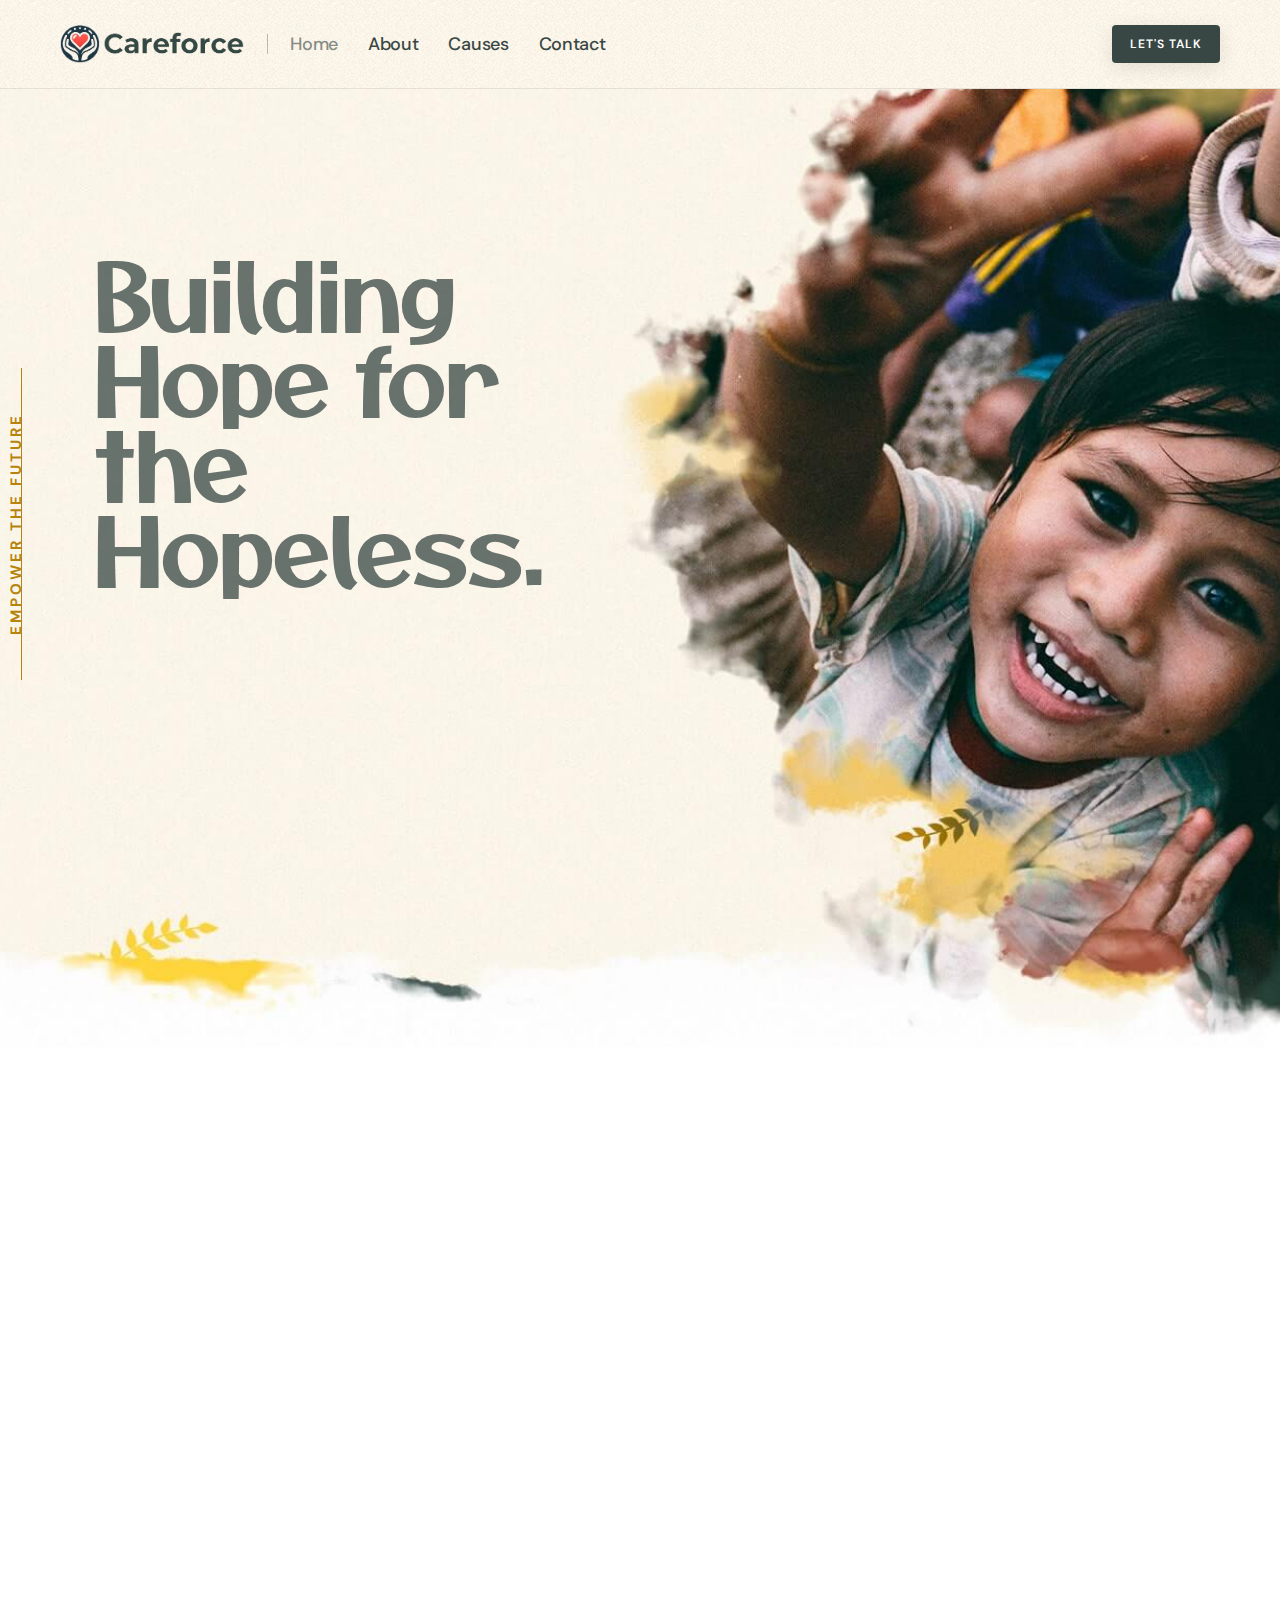
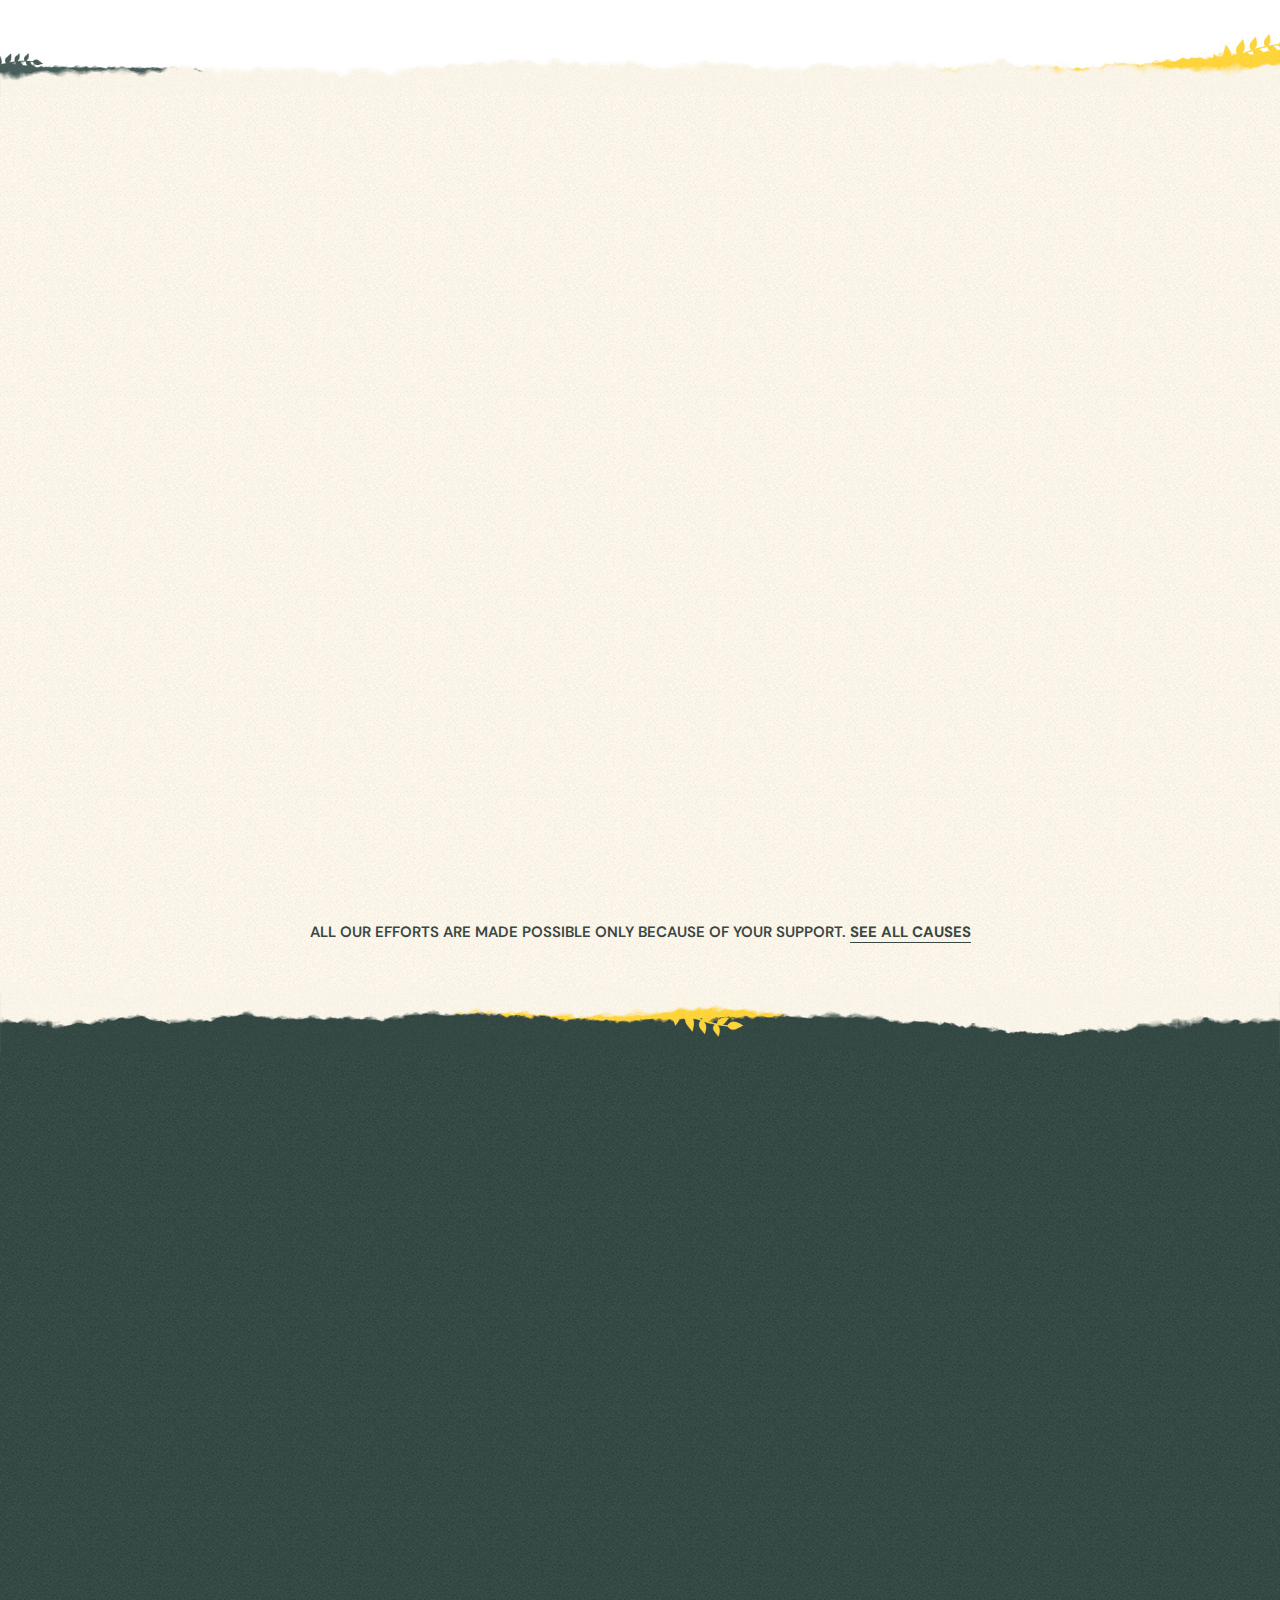
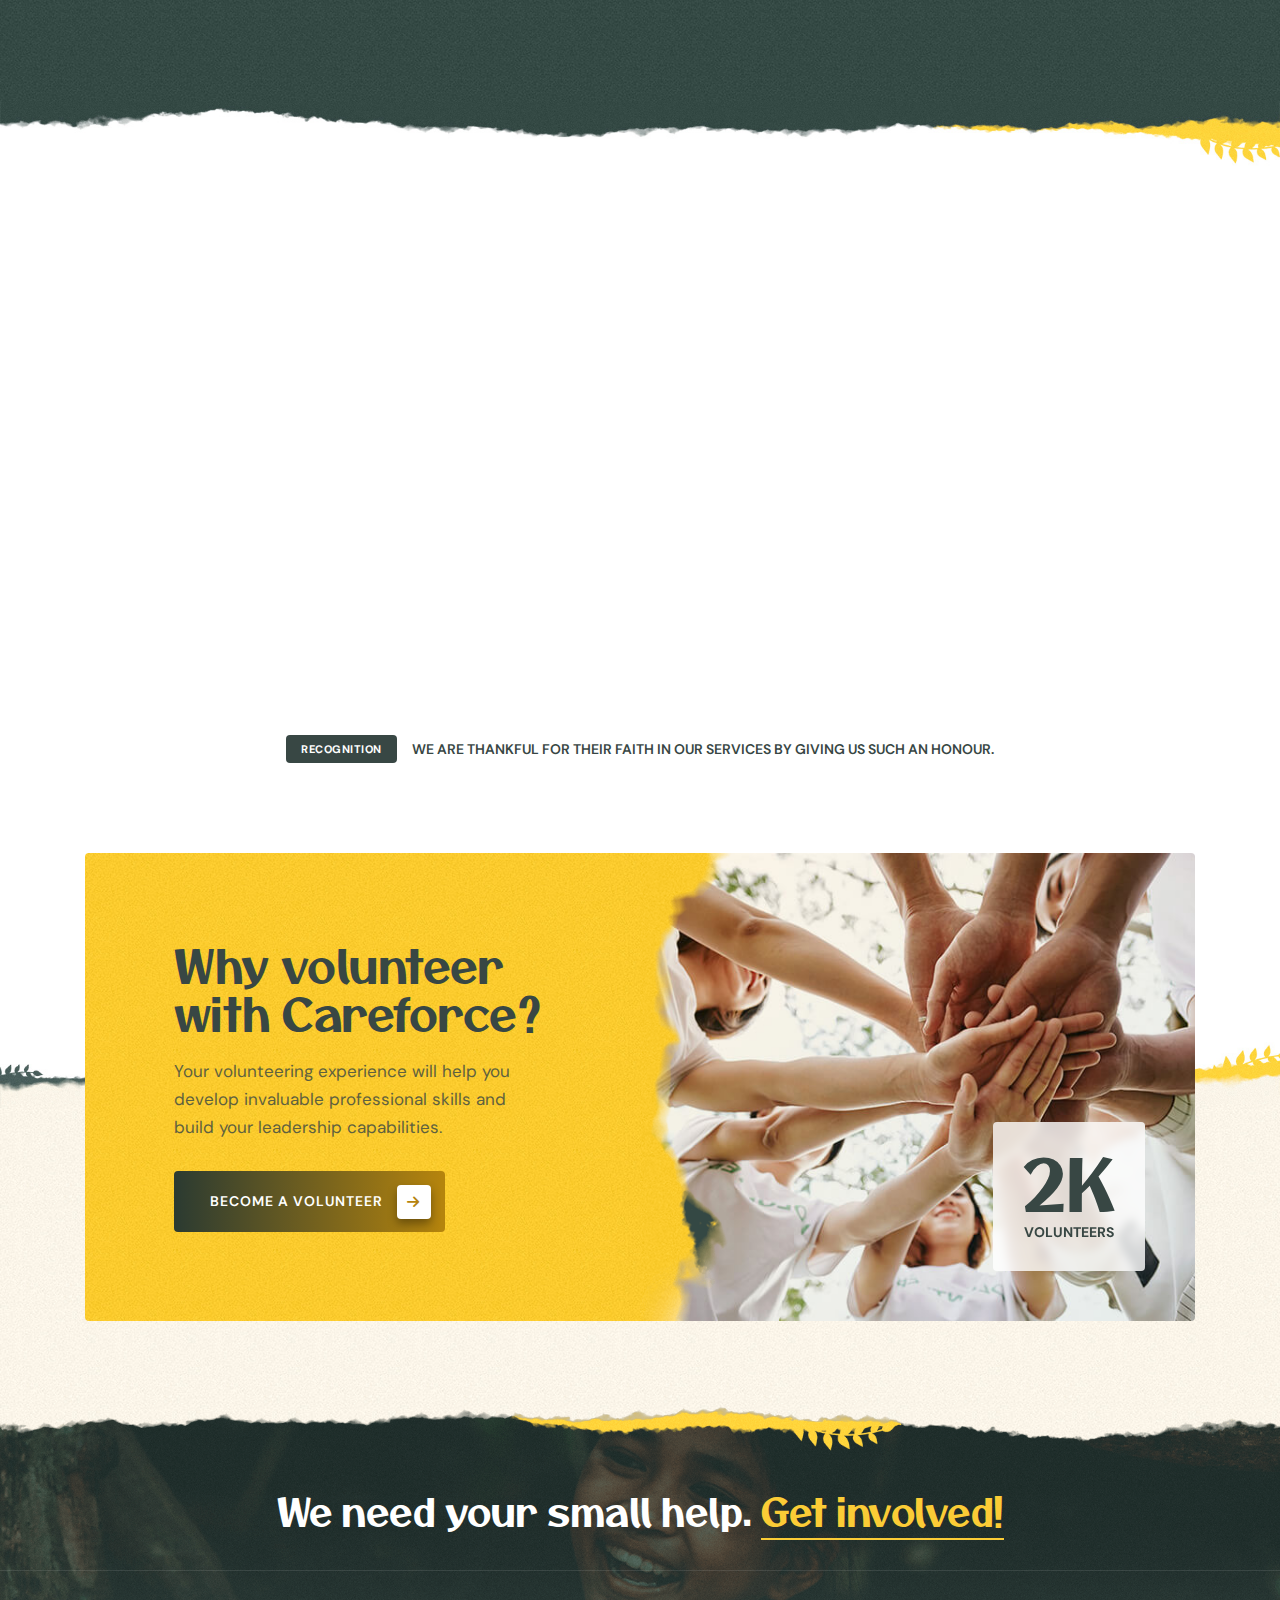
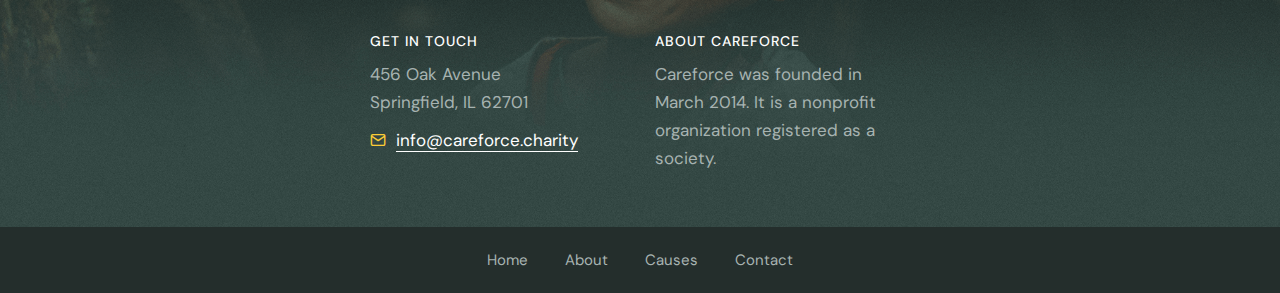
<file: index.html>
﻿<!DOCTYPE html>
<html class="no-js" lang="en">
  <head>
    <title>Careforce - Homepage</title>
    <meta charset="utf-8" />
    <meta http-equiv="X-UA-Compatible" content="IE=edge" />
    <meta name="viewport" content="width=device-width,initial-scale=1.0" />
    <meta
      name="description"
      content="Join Careforce in our mission to make a difference. Together, we can change lives and create a better world."
    />
    <!-- favicon icon -->
    <link rel="shortcut icon" href="images/favicon.png" />
    <link rel="apple-touch-icon" href="images/apple-touch-icon-57x57.png" />
    <link
      rel="apple-touch-icon"
      sizes="72x72"
      href="images/apple-touch-icon-72x72.png"
    />
    <link
      rel="apple-touch-icon"
      sizes="114x114"
      href="images/apple-touch-icon-114x114.png"
    />
    <!-- google fonts preconnect -->
    <link rel="preconnect" href="https://fonts.googleapis.com" crossorigin />
    <link rel="preconnect" href="https://fonts.gstatic.com" crossorigin />
    <!-- style sheets and font icons  -->
    <link rel="stylesheet" href="css/vendors.min.css" />
    <link rel="stylesheet" href="css/icon.min.css" />
    <link rel="stylesheet" href="css/style.css" />
    <link rel="stylesheet" href="css/responsive.css" />
    <link rel="stylesheet" href="demos/charity/charity.css" />
  </head>
  <body data-mobile-nav-style="classic">
    <!-- start header -->
    <header class="header-with-topbar">
      <!-- start navigation -->
      <nav
        class="navbar navbar-expand-lg header-light border-bottom border-color-transparent-dark-very-light disable-fixed background-position-left-top"
        style="background-image: url('images/demo-charity-home-bg-01.jpg')"
      >
        <div class="container-fluid justify-content-lg-start">
          <div class="col-auto">
            <a class="navbar-brand" href="index.html">
              <img
                src="images/careforce-logo-main.png"
                data-at2x="images/careforce-logo-main.png"
                alt=""
                class="default-logo"
              />
              <img
                src="images/careforce-logo-main.png"
                data-at2x="images/careforce-logo-main.png"
                alt=""
                class="alt-logo"
              />
              <img
                src="images/careforce-logo-main.png"
                data-at2x="images/careforce-logo-main.png"
                alt=""
                class="mobile-logo"
              />
            </a>
          </div>
          <div class="col-auto menu-order left-nav">
            <button
              class="navbar-toggler float-start"
              type="button"
              data-bs-toggle="collapse"
              data-bs-target="#navbarNav"
              aria-controls="navbarNav"
              aria-label="Toggle navigation"
            >
              <span class="navbar-toggler-line"></span>
              <span class="navbar-toggler-line"></span>
              <span class="navbar-toggler-line"></span>
              <span class="navbar-toggler-line"></span>
            </button>
            <div class="collapse navbar-collapse" id="navbarNav">
              <ul class="navbar-nav">
                <li class="nav-item">
                  <a href="index.html" class="nav-link">Home</a>
                </li>
                <li class="nav-item">
                  <a href="about.html" class="nav-link">About</a>
                </li>
                <li class="nav-item">
                  <a href="causes.html" class="nav-link">Causes</a>
                </li>

                <li class="nav-item">
                  <a href="contact.html" class="nav-link">Contact</a>
                </li>
              </ul>
            </div>
          </div>
          <div class="col-auto ms-auto d-none d-xl-flex">
            <div class="header-icon">
              
              <div class="header-button">
                <a
                  href="contact.html"
                  class="btn btn-very-small btn-dark-gray btn-box-shadow btn-round-edge"
                  >Let's talk</a
                >
              </div>
            </div>
          </div>
        </div>
      </nav>
      <!-- start push popup -->
    </header>
    <!-- end header -->
    <!-- start banner -->
    <section
      class="top-space-padding position-relative cover-background background-position-center-bottom magic-cursor round-cursor"
      style="background-image: url('/images/careforce-home-banner-bg.jpg')"
    >
      <div class="container">
        <div class="row align-items-center position-relative">
          <div
            class="col-11 col-lg-6 col-sm-7 mt-14 mb-14 sm-mt-10 sm-mb-10"
            data-anime='{ "el": "childs", "translateX": [30, 1], "opacity": [0,1], "duration": 600, "delay": 0, "staggervalue": 300, "easing": "easeOutQuad" }'
          >
            <div
              class="vertical-title-center align-items-center position-absolute left-minus-80px xl-left-minus-60px lg-left-minus-20px top-0px d-none d-xl-flex"
            >
              <div
                class="title fs-15 text-dark-golden-yellow fw-700 text-uppercase ls-3px border-start border-color-dark-golden-yellow lh-10 pt-45px pb-45px"
              >
              EMPOWER THE FUTURE

              </div>
            </div>
            <div
              class="alt-font fs-95 lh-85 lg-fs-80 xs-fs-70 xs-lh-65 lg-lh-70 mb-30px text-dark-gray ls-minus-3px ws-minus-10px"
            >
            Building Hope for the Hopeless.


            </div>
            <div class="fs-19 lh-30 w-65 lg-w-80 md-w-90 sm-w-100 mb-30px">
              Join us in the fight for justice and a better tomorrow. Every child deserves a bright future!


            </div>
            <a
              href="causes.html"
              class="btn btn-large btn-round-edge with-rounded btn-gradient-green-goldenrod-yellow btn-box-shadow"
              >Explore causes<span class="bg-white"
                ><i
                  class="fa-solid fa-arrow-right text-dark-golden-yellow"
                ></i></span
            ></a>
          </div>
        </div>
      </div>
    </section>
    <!-- end banner -->
    <!-- start section -->
    <section class="pt-3 lg-pt-50px sm-pt-30px">
      <div class="container">
        <div class="row justify-content-center mb-3 sm-mb-30px">
          <div
            class="col-xxl-6 col-xl-7 col-lg-8 col-md-9 col-sm-10 text-center"
            data-anime='{ "el": "childs", "translateY": [30, 0], "opacity": [0,1], "duration": 600, "delay": 0, "staggervalue": 200, "easing": "easeOutQuad" }'
          >
            <h3 class="alt-font text-dark-gray">
              We're a charitable group that improves lives
            </h3>
          </div>
        </div>
        <div
          class="row row-cols-1 row-cols-lg-4 row-cols-sm-2 justify-content-center mb-5 md-mb-8 sm-mb-40px"
          data-anime='{ "el": "childs", "translateY": [0, 0], "opacity": [0,1], "duration": 1500, "delay": 100, "staggervalue": 200, "easing": "easeOutQuad" }'
        >
          <!-- start features box item -->
          <div
            class="col custom-icon-with-text-style-02 border-end border-color-extra-medium-gray md-mb-40px"
          >
            <div class="feature-box ps-40px pe-40px xl-ps-20px xl-pe-20px">
              <div class="feature-box-icon position-relative">
                <img
                  class="custom-image-icon mt-30px mb-20px"
                  src="/images/careforce-home-img-01.jpg"
                  alt=""
                />
                <div
                  class="w-80px h-80px bg-white box-shadow-double-large rounded-circle d-flex align-items-center justify-content-center position-absolute top-0px right-0px"
                  data-bottom-top="transform: translateY(-30px)"
                  data-top-bottom="transform: translateY(30px)"
                >
                  <i
                    class="bi bi-emoji-smile icon-medium text-gradient-corduroy-green-dark-goldenrod"
                  ></i>
                </div>
              </div>
              <div class="feature-box-content last-paragraph-no-margin">
                <span class="d-block fs-19 fw-500 mb-5px text-dark-gray"
                  >Child Empowerment
                  </span
                >
                <p>Unlocking Potential Through Education



                </p>
              </div>
            </div>
          </div>
          <!-- end features box item -->
          <!-- start features box item -->
          <div
            class="col custom-icon-with-text-style-02 border-end border-color-extra-medium-gray md-border-end-0 md-mb-40px"
          >
            <div class="feature-box ps-40px pe-40px xl-ps-20px xl-pe-20px">
              <div class="feature-box-icon position-relative">
                <img
                  class="custom-image-icon mt-30px mb-20px"
                  src="/images/careforce-home-img-02.jpg"
                  alt=""
                />
                <div
                  class="w-80px h-80px bg-white box-shadow-double-large rounded-circle d-flex align-items-center justify-content-center position-absolute top-0px right-0px"
                  data-bottom-top="transform: translateY(30px)"
                  data-top-bottom="transform: translateY(-30px)"
                >
                  <i
                    class="bi bi-cloud-rain icon-medium text-gradient-corduroy-green-dark-goldenrod"
                  ></i>
                </div>
              </div>
              <div class="feature-box-content last-paragraph-no-margin">
                <span class="d-block fs-19 fw-500 mb-5px text-dark-gray"
                  >Disaster Response
                  </span
                >
                <p>Immediate Aid in Times of Crisis

                </p>
              </div>
            </div>
          </div>
          <!-- end features box item -->
          <!-- start features box item -->
          <div
            class="col custom-icon-with-text-style-02 border-end border-color-extra-medium-gray xs-mb-40px"
          >
            <div class="feature-box ps-40px pe-40px xl-ps-20px xl-pe-20px">
              <div class="feature-box-icon position-relative">
                <img
                  class="custom-image-icon mt-30px mb-20px"
                  src="/images/careforce-home-img-03.jpg"
                  alt=""
                />
                <div
                  class="w-80px h-80px bg-white box-shadow-double-large rounded-circle d-flex align-items-center justify-content-center position-absolute top-0px right-0px"
                  data-bottom-top="transform: translateY(-30px)"
                  data-top-bottom="transform: translateY(30px)"
                >
                  <i
                    class="bi bi-bug icon-medium text-gradient-corduroy-green-dark-goldenrod"
                  ></i>
                </div>
              </div>
              <div class="feature-box-content last-paragraph-no-margin">
                <span class="d-block fs-19 fw-500 mb-5px text-dark-gray"
                  >Animal Protection
                  </span
                >
                <p>Guardians of the Global Fauna

                </p>
              </div>
            </div>
          </div>
          <!-- end features box item -->
          <!-- start features box item -->
          <div class="col custom-icon-with-text-style-02">
            <div class="feature-box ps-40px pe-40px xl-ps-20px xl-pe-20px">
              <div class="feature-box-icon position-relative">
                <img
                  class="custom-image-icon mt-30px mb-20px"
                  src="/images/careforce-home-img-04.jpg"
                  alt=""
                />
                <div
                  class="w-80px h-80px bg-white box-shadow-double-large rounded-circle d-flex align-items-center justify-content-center position-absolute top-0px right-0px"
                  data-bottom-top="transform: translateY(30px)"
                  data-top-bottom="transform: translateY(-30px)"
                >
                  <i
                    class="bi bi-plus-circle icon-medium text-gradient-corduroy-green-dark-goldenrod"
                  ></i>
                </div>
              </div>
              <div class="feature-box-content last-paragraph-no-margin">
                <span class="d-block fs-19 fw-500 mb-5px text-dark-gray"
                  >Child Health Care
                  </span
                >
                <p>Supporting Growth and Wellness

                </p>
              </div>
            </div>
          </div>
          <!-- end features box item -->
        </div>
      </div>
    </section>
    <!-- end section -->
    <!-- start section -->
    <section
      class="background-position-left-top position-relative"
      style="background-image: url('images/demo-charity-home-bg-01.jpg')"
    >
      <div
        class="position-absolute left-0px top-minus-50px lg-top-minus-40px md-top-minus-25px sm-top-minus-20px xs-top-minus-15px background-position-left-top w-100 h-100px lg-h-60px md-h-50px background-size-100 background-no-repeat"
        style="background-image: url('images/demo-charity-home-bg-02.jpg')"
      ></div>
      <div class="container">
        <div class="row justify-content-center mb-5 sm-mb-30px">
          <div
            class="col-xxl-6 col-xl-7 col-lg-8 col-md-9 col-sm-10 text-center last-paragraph-no-margin"
            data-anime='{ "el": "childs", "translateY": [30, 0], "opacity": [0,1], "duration": 600, "delay": 100, "staggervalue": 200, "easing": "easeOutQuad" }'
          >
            <h3 class="alt-font text-dark-gray mb-10px">Popular Causes</h3>
            <p class="w-60 md-w-70 mx-auto sm-w-80 xs-w-100">
              Join us in championing these critical initiatives focused on child welfare around the globe.


            </p>
          </div>
        </div>
        <div
          class="row row-cols-1 row-cols-lg-3 row-cols-md-2 justify-content-center mb-5 sm-mb-35px"
          data-anime='{ "el": "childs", "translateY": [30, 0], "opacity": [0,1], "duration": 600, "delay": 100, "staggervalue": 200, "easing": "easeOutQuad" }'
        >
          <div class="col md-mb-30px">
            <!-- start services box style -->
            <div
              class="box-shadow-quadruple-large box-shadow-quadruple-large-hover services-box-style-03 last-paragraph-no-margin border-radius-4px overflow-hidden"
            >
              <div class="position-relative">
                <img src="/images/careforce-home-img-05.jpg" alt="" />
                <div
                  class="btn btn-small btn-rounded btn-base-color text-dark-gray btn-box-shadow ps-15px pe-15px pt-5px pb-5px lh-16 ls-0px fw-700 position-absolute right-25px top-25px"
                >
                  Education
                </div>
              </div>
              <div class="bg-white">
                <div
                  class="ps-50px pe-50px pt-20px pb-30px xl-ps-20px xl-pe-20px text-center progress-bar-style-01"
                >
                  <h3
                    class="d-inline-block fs-20 fw-500 text-dark-gray text-dark-gray-hover mb-5px ls-minus-05px"
                  >
                    Education for children
                  </h3>
                  <p>
                    Invest in their future by funding educational programs that empower the next generation.

                  </p>
                  <!-- start progress bar item -->
                  <div class="progress mt-50px mb-15px bg-zircon-grey">
                    <div
                      class="progress-bar bg-dark-gray"
                      role="progressbar"
                      aria-valuenow="80"
                      aria-valuemin="0"
                      aria-valuemax="100"
                      aria-label="child-issue-one"
                    >
                      <span
                        class="progress-bar-percent text-center bg-dark-gray fs-11 lh-12 fw-500 text-white"
                        >80%</span
                      >
                    </div>
                  </div>
                  <div class="row">
                    <div class="col-6 text-start">
                      <div class="fs-15 lh-normal">
                        <span
                          class="fw-500 text-dark-gray d-block d-xl-inline-block"
                          >Goal:</span
                        >
                        $30,000
                      </div>
                    </div>
                    <div class="col-6 text-end">
                      <div class="fs-15 lh-normal">
                        <span
                          class="fw-500 text-dark-gray d-block d-xl-inline-block"
                          >Raised:</span
                        >
                        $22,000
                      </div>
                    </div>
                  </div>
                  <!-- end progress bar item -->
                </div>
              </div>
            </div>
            <!-- end services box style -->
          </div>
          <div class="col md-mb-30px">
            <!-- start services box style -->
            <div
              class="box-shadow-quadruple-large box-shadow-quadruple-large-hover services-box-style-03 last-paragraph-no-margin border-radius-4px overflow-hidden"
            >
              <div class="position-relative">
                <img src="/images/careforce-home-img-06.jpg" alt="" />
                <div
                  class="btn btn-small btn-rounded btn-base-color text-dark-gray btn-box-shadow ps-15px pe-15px pt-5px pb-5px lh-16 ls-0px fw-700 position-absolute right-25px top-25px"
                >
                  Support
                </div>
              </div>
              <div class="bg-white">
                <div
                  class="ps-50px pe-50px pt-20px pb-30px xl-ps-20px xl-pe-20px text-center progress-bar-style-01"
                >
                  <h3
                    class="d-inline-block fs-20 fw-500 text-dark-gray text-dark-gray-hover mb-5px ls-minus-05px"
                  >
                  Build a Secure, Happy Life
                </h3>
                  <p>
                    Help us create safe and joyful environments where children can thrive.

                  </p>
                  <!-- start progress bar item -->
                  <div class="progress mt-50px mb-15px bg-zircon-grey">
                    <div
                      class="progress-bar bg-dark-gray"
                      role="progressbar"
                      aria-valuenow="90"
                      aria-valuemin="0"
                      aria-valuemax="100"
                      aria-label="child-issue-two"
                    >
                      <span
                        class="progress-bar-percent text-center bg-dark-gray fs-11 lh-12 fw-500 text-white"
                        >90%</span
                      >
                    </div>
                  </div>
                  <div class="row">
                    <div class="col-6 text-start">
                      <div class="fs-15 lh-normal">
                        <span
                          class="fw-500 text-dark-gray d-block d-xl-inline-block"
                          >Goal:</span
                        >
                        $50,000
                      </div>
                    </div>
                    <div class="col-6 text-end">
                      <div class="fs-15 lh-normal">
                        <span
                          class="fw-500 text-dark-gray d-block d-xl-inline-block"
                          >Raised:</span
                        >
                        $55,000
                      </div>
                    </div>
                  </div>
                  <!-- end progress bar item -->
                </div>
              </div>
            </div>
            <!-- end services box style -->
          </div>
          <div class="col">
            <!-- start services box style -->
            <div
              class="box-shadow-quadruple-large box-shadow-quadruple-large-hover services-box-style-03 last-paragraph-no-margin border-radius-4px overflow-hidden"
            >
              <div class="position-relative">
                <img src="/images/careforce-home-img-07.jpg" alt="" />
                <div
                  class="btn btn-small btn-rounded btn-base-color text-dark-gray btn-box-shadow ps-15px pe-15px pt-5px pb-5px lh-16 ls-0px fw-700 position-absolute right-25px top-25px"
                >
                  Childhood
                </div>
              </div>
              <div class="bg-white">
                <div
                  class="ps-50px pe-50px pt-20px pb-30px xl-ps-20px xl-pe-20px text-center progress-bar-style-01"
                >
                  <h3
                    class="d-inline-block fs-20 fw-500 text-dark-gray text-dark-gray-hover mb-5px ls-minus-05px"
                  >
                  Save Childhood in Africa
                </h3>
                  <p>
                    Support critical interventions to protect and enhance the lives of children across Africa.

                  </p>
                  <!-- start progress bar item -->
                  <div class="progress mt-50px mb-15px bg-zircon-grey">
                    <div
                      class="progress-bar bg-dark-gray"
                      role="progressbar"
                      aria-valuenow="50"
                      aria-valuemin="0"
                      aria-valuemax="100"
                      aria-label="child-issue-three"
                    >
                      <span
                        class="progress-bar-percent text-center bg-dark-gray fs-11 lh-12 fw-500 text-white"
                        >50%</span
                      >
                    </div>
                  </div>
                  <div class="row">
                    <div class="col-6 text-start">
                      <div class="fs-15 lh-normal">
                        <span
                          class="fw-500 text-dark-gray d-block d-xl-inline-block"
                          >Goal:</span
                        >
                        $50,000
                      </div>
                    </div>
                    <div class="col-6 text-end">
                      <div class="fs-15 lh-normal">
                        <span
                          class="fw-500 text-dark-gray d-block d-xl-inline-block"
                          >Raised:</span
                        >
                        $25,000
                      </div>
                    </div>
                  </div>
                  <!-- end progress bar item -->
                </div>
              </div>
            </div>
            <!-- end services box style -->
          </div>
        </div>
        <div class="row">
          <div class="col-12 text-center">
            <div class="fs-15 text-uppercase text-dark-gray fw-600">
              All our efforts are made possible only because of your support.
              <a
                href="causes.html"
                class="text-decoration-line-bottom text-dark-gray text-dark-gray-hover fw-700"
                >See all causes</a
              >
            </div>
          </div>
        </div>
      </div>
    </section>
    <!-- end section -->
    <!-- start section -->
    <section
      class="background-position-left-top position-relative"
      style="background-image: url('images/demo-charity-home-bg-05.jpg')"
    >
      <div
        class="position-absolute left-0px top-minus-50px lg-top-minus-25px sm-top-minus-20px xs-top-minus-15px background-position-left-top w-100 h-100px lg-h-60px md-h-50px background-size-100 background-no-repeat"
        style="background-image: url('images/demo-charity-home-bg-03.jpg')"
      ></div>
      <div
        class="position-absolute left-0px bottom-minus-50px lg-bottom-minus-50px md-bottom-minus-60px sm-bottom-minus-40px background-position-left-top w-100 h-100px lg-h-70px sm-h-50px background-size-100 background-no-repeat"
        style="background-image: url('images/demo-charity-home-bg-04.jpg')"
      ></div>
      <div class="container">
        <div class="row justify-content-center mb-5 sm-mb-30px">
          <div
            class="col-xxl-6 col-xl-7 col-lg-8 col-md-9 col-sm-10 text-center last-paragraph-no-margin"
            data-anime='{ "el": "childs", "translateY": [30, 0], "opacity": [0,1], "duration": 600, "delay": 100, "staggervalue": 200, "easing": "easeOutQuad" }'
          >
            <h3 class="alt-font text-white mb-0">How Our Organization Works

            </h3>
          </div>
        </div>
        <div
          class="row row-cols-1 row-cols-lg-4 row-cols-sm-2 mb-4 ms-2 me-2 sm-mb-40px"
          data-anime='{ "el": "childs", "translateY": [0, 0], "translateX": [-30, 0], "opacity": [0,1], "duration": 600, "delay": 100, "staggervalue": 200, "easing": "easeOutQuad" }'
        >
          <!-- start process step item -->
          <div
            class="col text-center last-paragraph-no-margin hover-box process-step-style-09 md-mb-50px"
          >
            <div class="process-step-icon-box position-relative mb-25px">
              <div
                class="process-step-icon d-flex justify-content-center align-items-center mx-auto rounded-circle h-90px w-90px fs-28 bg-base-color text-dark-gray alt-font"
              >
                <span class="number position-relative z-index-1">01</span>
                <div class="box-overlay bg-white rounded-circle"></div>
              </div>
              <span class="progress-right-icon d-none d-sm-inline-block">
                <i
                  class="feather icon-feather-chevron-right icon-very-medium text-base-color d-flex"
                ></i>
              </span>
            </div>
            <span class="d-inline-block fw-500 text-white fs-18"
              >Join Our Community
              </span
            >
            <p
              class="w-75 lg-w-100 sm-w-90 d-inline-block text-white opacity-4"
            >
            Sign up on our website to become part of our mission. Your journey of making a difference begins here!

            </p>
          </div>
          <!-- end process step item -->
          <!-- start process step item -->
          <div
            class="col text-center last-paragraph-no-margin hover-box process-step-style-09 md-mb-50px"
          >
            <div class="process-step-icon-box position-relative mb-25px">
              <div
                class="process-step-icon d-flex justify-content-center align-items-center mx-auto rounded-circle h-90px w-90px fs-28 bg-base-color text-dark-gray alt-font"
              >
                <span class="number position-relative z-index-1">02</span>
                <div class="box-overlay bg-white rounded-circle"></div>
              </div>
              <span class="progress-right-icon d-none d-lg-inline-block">
                <i
                  class="feather icon-feather-chevron-right icon-very-medium text-base-color d-flex"
                ></i>
              </span>
            </div>
            <span class="d-inline-block fw-500 text-white fs-18"
              >Launch Your Campaign
              </span
            >
            <p
              class="w-75 lg-w-100 sm-w-90 d-inline-block text-white opacity-4"
            >
            Create and customize your own fundraising campaign to support the causes you're most passionate about.</p>
          </div>
          <!-- end process step item -->
          <!-- start process step item -->
          <div
            class="col text-center last-paragraph-no-margin hover-box process-step-style-09 xs-mb-50px"
          >
            <div class="process-step-icon-box position-relative mb-25px">
              <div
                class="process-step-icon d-flex justify-content-center align-items-center mx-auto rounded-circle h-90px w-90px fs-28 bg-base-color text-dark-gray alt-font"
              >
                <span class="number position-relative z-index-1">03</span>
                <div class="box-overlay bg-white rounded-circle"></div>
              </div>
              <span class="progress-right-icon d-none d-sm-inline-block">
                <i
                  class="feather icon-feather-chevron-right icon-very-medium text-base-color d-flex"
                ></i>
              </span>
            </div>
            <span class="d-inline-block fw-500 text-white fs-18"
              >Spread the Word
              </span
            >
            <p
              class="w-75 lg-w-100 sm-w-90 d-inline-block text-white opacity-4"
            >
            Share your campaign with friends, family, and on social media to maximize your impact and reach more supporters.

            </p>
          </div>
          <!-- end process step item -->
          <!-- start process step item -->
          <div
            class="col text-center last-paragraph-no-margin hover-box process-step-style-09"
          >
            <div class="process-step-icon-box position-relative mb-25px">
              <div
                class="process-step-icon d-flex justify-content-center align-items-center mx-auto rounded-circle h-90px w-90px fs-28 bg-base-color text-dark-gray alt-font"
              >
                <span class="number position-relative z-index-1">04</span>
                <div class="box-overlay bg-white rounded-circle"></div>
              </div>
            </div>
            <span class="d-inline-block fw-500 text-white fs-18"
              >Track and Manage Donations
              </span
            >
            <p
              class="w-75 lg-w-100 sm-w-90 d-inline-block text-white opacity-4"
            >
            Easily monitor and manage the funds you raise, ensuring they help those in need and advance our collective goals.
          </p>
          </div>
          <!-- end process step item -->
        </div>
        <div class="row"></div>
      </div>
    </section>
    <!-- end section -->
    <!-- start section -->
    <section class="position-relative overlap-height">
      <div class="container overlap-gap-section">
        <div class="row justify-content-center mb-5 sm-mb-30px">
          <div
            class="col-xxl-6 col-xl-7 col-lg-8 col-md-9 col-sm-10 text-center last-paragraph-no-margin"
            data-anime='{ "el": "childs", "translateY": [50, 0], "opacity": [0,1], "duration": 600, "delay": 0, "staggervalue": 200, "easing": "easeOutQuad" }'
          >
            <h3 class="alt-font text-dark-gray mb-10px">Acknowledgments

            </h3>
            <p class="w-60 md-w-70 mx-auto sm-w-80 xs-w-100">
              Our efforts have been recognized with several awards, affirming our commitment to creating better futures.


            </p>
          </div>
        </div>
        <div
          class="row row-cols-1 row-cols-lg-3 row-cols-md-2 justify-content-center align-items-center mb-5 sm-mb-30px"
          data-anime='{ "el": "childs", "perspective": [1200,1200], "scale": [1.1, 1], "rotateX": [50, 0], "opacity": [0,1], "duration": 600, "delay": 200, "staggervalue": 300, "easing": "easeOutQuad" }'
        >
          <div class="col md-mb-30px">
            <div
              class="border border-color-extra-medium-gray border-radius-6px text-center box-shadow-quadruple-large"
            >
              <div class="pt-10 pb-10">
                <img
                  src="/images/careforce-logo-01.webp"
                  class="h-80px"
                  alt=""
                />
              </div>
              <div
                class="border-top border-color-extra-medium-gray pt-15px pb-15px ps-10px pe-10px last-paragraph-no-margin"
              >
                <p>Innovative Solutions for Development
                </p>
              </div>
            </div>
          </div>
          <div class="col md-mb-30px">
            <div
              class="border border-color-extra-medium-gray border-radius-6px text-center box-shadow-quadruple-large"
            >
              <div class="pt-10 pb-10">
                <img
                  src="/images/careforce-logo-02.webp"
                  class="h-80px"
                  alt=""
                />
              </div>
              <div
                class="border-top border-color-extra-medium-gray pt-15px pb-15px ps-10px pe-10px last-paragraph-no-margin"
              >
                <p>Leadership in Sustainable Change
                </p>
              </div>
            </div>
          </div>
          <div class="col">
            <div
              class="border border-color-extra-medium-gray border-radius-6px text-center box-shadow-quadruple-large"
            >
              <div class="pt-10 pb-10">
                <img
                  src="/images/careforce-logo-03.webp"
                  class="h-80px"
                  alt=""
                />
              </div>
              <div
                class="border-top border-color-extra-medium-gray pt-15px pb-15px ps-10px pe-10px last-paragraph-no-margin"
              >
                <p>Outstanding Commitment to Global Welfare
                </p>
              </div>
            </div>
          </div>
        </div>
        <div class="row justify-content-center align-items-center">
          <div class="col-12 text-center last-paragraph-no-margin">
            <div
              class="d-inline-block align-middle bg-dark-gray fw-700 text-white text-uppercase border-radius-4px ps-15px pe-15px fs-11 me-10px md-m-5px ls-05px"
            >
              Recognition
            </div>
            <div
              class="d-inline-block align-middle fs-14 lh-normal text-uppercase text-dark-gray fw-600"
            >
              We are thankful for their faith in our services by giving us such
              an honour.
            </div>
          </div>
        </div>
      </div>
    </section>
    <!-- end section -->
    <!-- start section -->
    <section
      class="background-position-left-top position-relative"
      style="background-image: url('images/demo-charity-home-bg-01.jpg')"
    >
      <div
        class="position-absolute left-0px top-minus-50px md-top-minus-40px sm-top-minus-30px xs-top-minus-15px background-position-left-top w-100 h-100px xs-h-50px background-size-100 background-no-repeat"
        style="background-image: url('images/demo-charity-home-bg-02.jpg')"
      ></div>
      <div class="container">
        <div
          class="row g-0 border-radius-4px mb-7 overflow-hidden overlap-section sm-mb-60px xs-mb-40px"
        >
          <div
            class="col-lg-6 col-md-7 p-8 lg-p-4 sm-p-25px background-position-left-top position-relative text-center text-md-start"
            style="background-image: url('images/demo-charity-home-bg-06.jpg')"
          >
            <div
              class="position-absolute right-minus-100px top-0px cover-background w-100px h-100 z-index-9 d-none d-md-block"
              style="
                background-image: url('images/demo-charity-home-bg-07.png');
              "
            ></div>
            <h3 class="alt-font text-dark-gray w-95 xl-w-100 mb-20px">
              Why volunteer with Careforce?
            </h3>
            <p
              class="text-dark-gray opacity-8 w-95 lg-w-100 mb-30px md-mb-25px"
            >
              Your volunteering experience will help you develop invaluable
              professional skills and build your leadership capabilities.
            </p>
            <a
              href="contact.html"
              class="btn btn-large btn-round-edge with-rounded btn-gradient-green-goldenrod-yellow"
              >Become a volunteer<span class="bg-white"
                ><i
                  class="fa-solid fa-arrow-right text-dark-golden-yellow"
                ></i></span
            ></a>
          </div>
          <div
            class="col-lg-6 col-md-5 cover-background position-relative sm-h-350px"
            style="background-image: url('/images/careforce-home-img-08.jpg')"
          >
            <div
              class="blur-box bg-white-transparent ps-30px pe-30px pt-25px pb-25px border-radius-4px d-inline-block position-absolute right-50px bottom-50px sm-right-20px sm-bottom-25px animation-float text-center"
            >
              <h1 class="mb-0 text-dark-gray fw-400 alt-font">2K</h1>
              <span class="fs-14 fw-700 text-uppercase text-dark-gray"
                >Volunteers</span
              >
            </div>
          </div>
        </div>
        
            <!-- start slider pagination -->
            <!--<div class="swiper-pagination slider-three-slide-pagination swiper-pagination-style-2 swiper-pagination-clickable swiper-pagination-bullets"></div>-->
            <!-- end slider pagination -->
          </div>
        </div>
      </div>
    </section>
    <!-- end section -->
    <!-- start footer -->
    <footer
      class="cover-background background-position-center-top pb-0"
      style="background-image: url('/images/careforce-footer-bg.png')"
    >
      <div
        class="border-bottom border-color-transparent-white-light pb-3 lg-pb-5 sm-pb-45px"
      >
        <div class="container">
          <div class="row justify-content-center">
            <div class="col text-center">
              <h4 class="mb-0 text-white alt-font fw-400">
                We need your small help.
                <a
                  href="contact.html"
                  class="text-decoration-line-bottom-medium text-base-color"
                  >Get involved!</a
                >
              </h4>
            </div>
          </div>
        </div>
      </div>
      <div class="container">
        <div
          class="row justify-content-center pt-5 pb-5 md-pt-45px md-pb-50px text-center text-sm-start"
        >
          <!-- start footer column -->
          
          <!-- end footer column -->
          <!-- start footer column -->
          <div class="col-lg-3 col-md-4 col-sm-6 sm-mb-35px">
            <span
              class="d-block text-white mb-5px fs-14 text-uppercase fw-500 ls-1px"
              >Get in touch</span
            >
            <p class="w-70 text-light-conch-green mb-10px xl-w-80 lg-w-100">
              456 Oak Avenue
Springfield, IL
62701
            </p>
            
            <div>
              <i
                class="feather icon-feather-mail fs-16 me-10px text-base-color"
              ></i
              ><a
                href="#"
                class="text-white text-decoration-line-bottom"
                >info@careforce.charity</a
              >
            </div>
          </div>
          <!-- end footer column -->
          <!-- start footer column -->
          <div
            class="col-xxl-4 col-lg-3 col-md-4 col-sm-6 last-paragraph-no-margin xs-mb-35px"
          >
            <span
              class="d-block text-white mb-5px fs-14 text-uppercase fw-500 ls-1px"
              >About Careforce</span
            >
            <p class="w-70 text-light-conch-green xl-w-100">
              Careforce was founded in March 2014. It is a nonprofit organization registered as a society.
            </p>
          </div>
          <!-- end footer column -->
        </div>
      </div>
      <div class="pt-15px pb-15px bg-racing-green">
        <div class="container">
          <div class="row align-items-center justify-content-center">
            <div class="col-lg-7 text-center">
              <ul class="footer-navbar">
                <li class="nav-item">
                  <a href="index.html" class="nav-link">Home</a>
                </li>
                <li class="nav-item">
                  <a href="about.html" class="nav-link">About</a>
                </li>
                <li class="nav-item">
                  <a href="causes.html" class="nav-link">Causes</a>
                </li>

                <li class="nav-item">
                  <a href="contact.html" class="nav-link"
                    >Contact</a
                  >
                </li>
              </ul>
            </div>
          </div>
        </div>
      </div>
    </footer>
    <!-- end footer -->
    <!-- start scroll progress -->
    <div class="scroll-progress d-none d-xxl-block">
      <a href="#" class="scroll-top" aria-label="scroll">
        <span class="scroll-text">Scroll</span
        ><span class="scroll-line"><span class="scroll-point"></span></span>
      </a>
    </div>
    <!-- end scroll progress -->
    <!-- javascript libraries -->
    <script type="text/javascript" src="js/jquery.js"></script>
    <script type="text/javascript" src="js/vendors.min.js"></script>
    <script type="text/javascript" src="js/main.js"></script>
  </body>
</html>
</file>
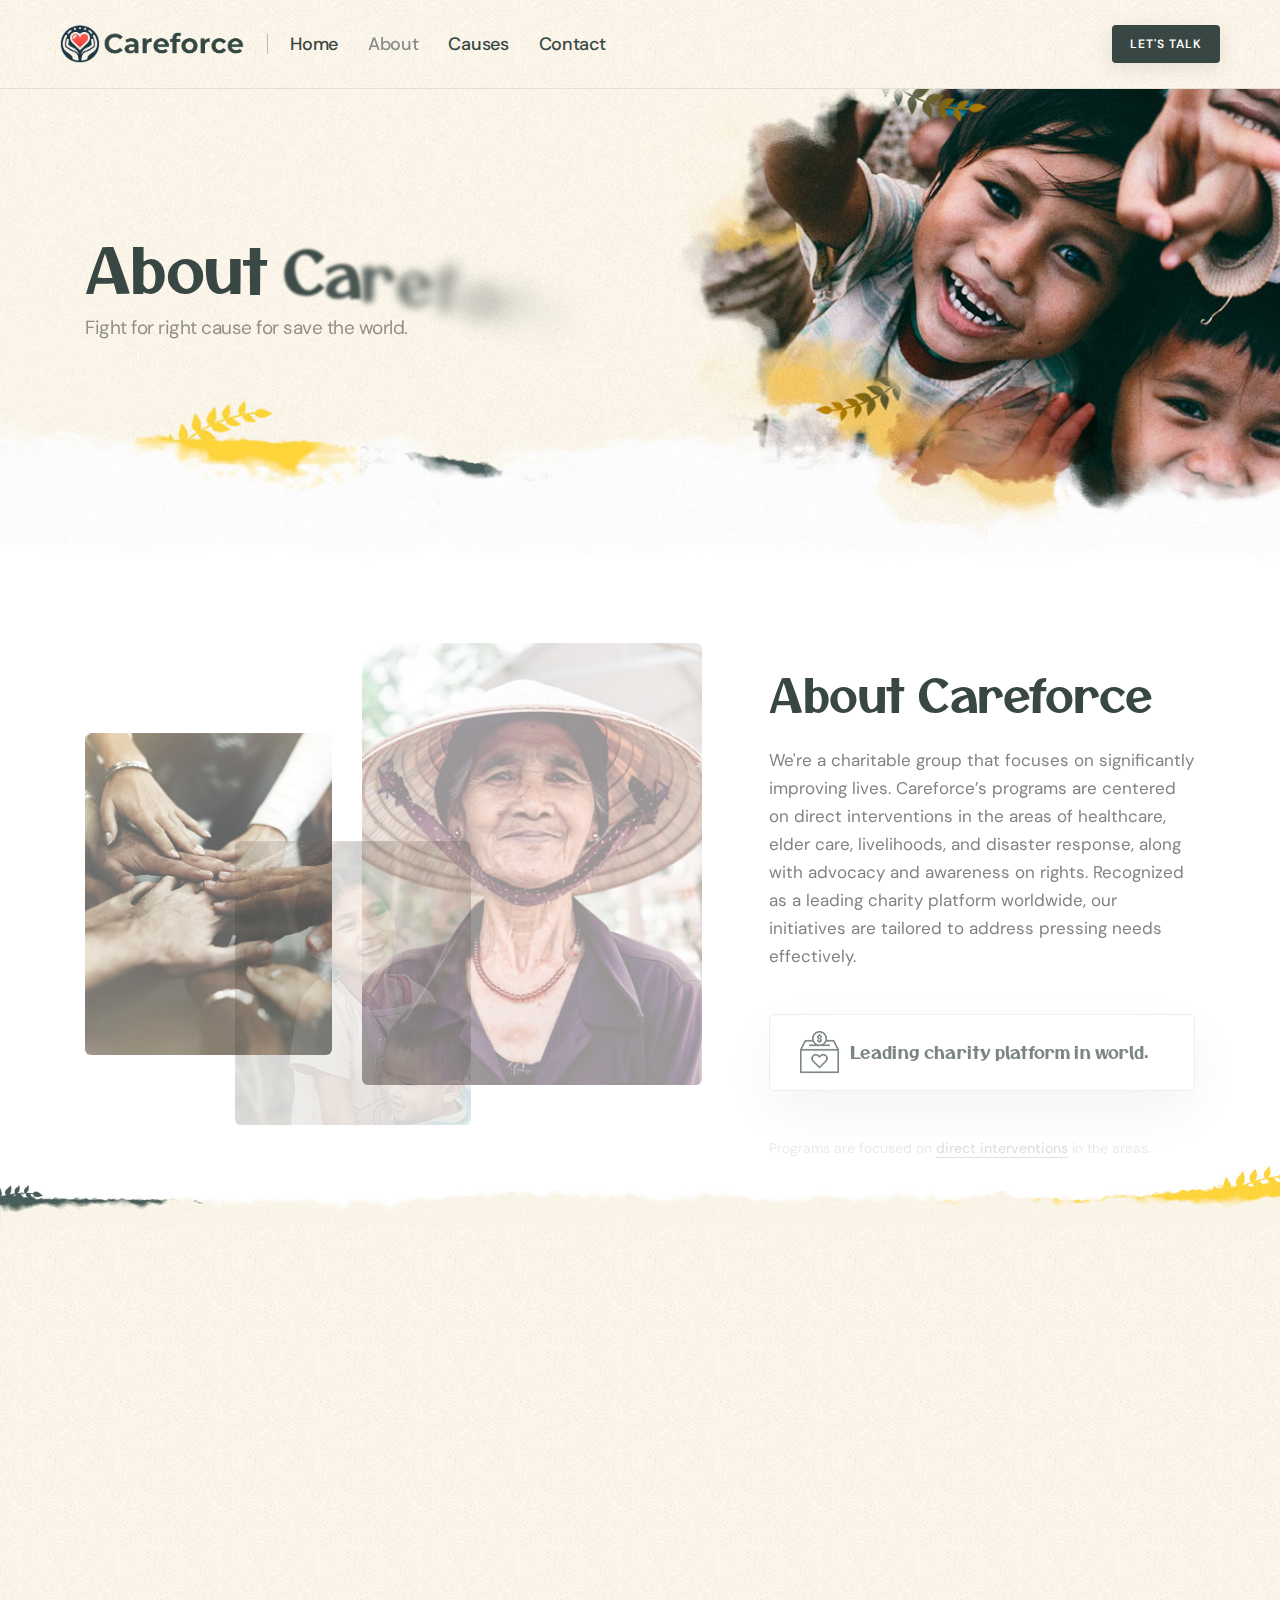
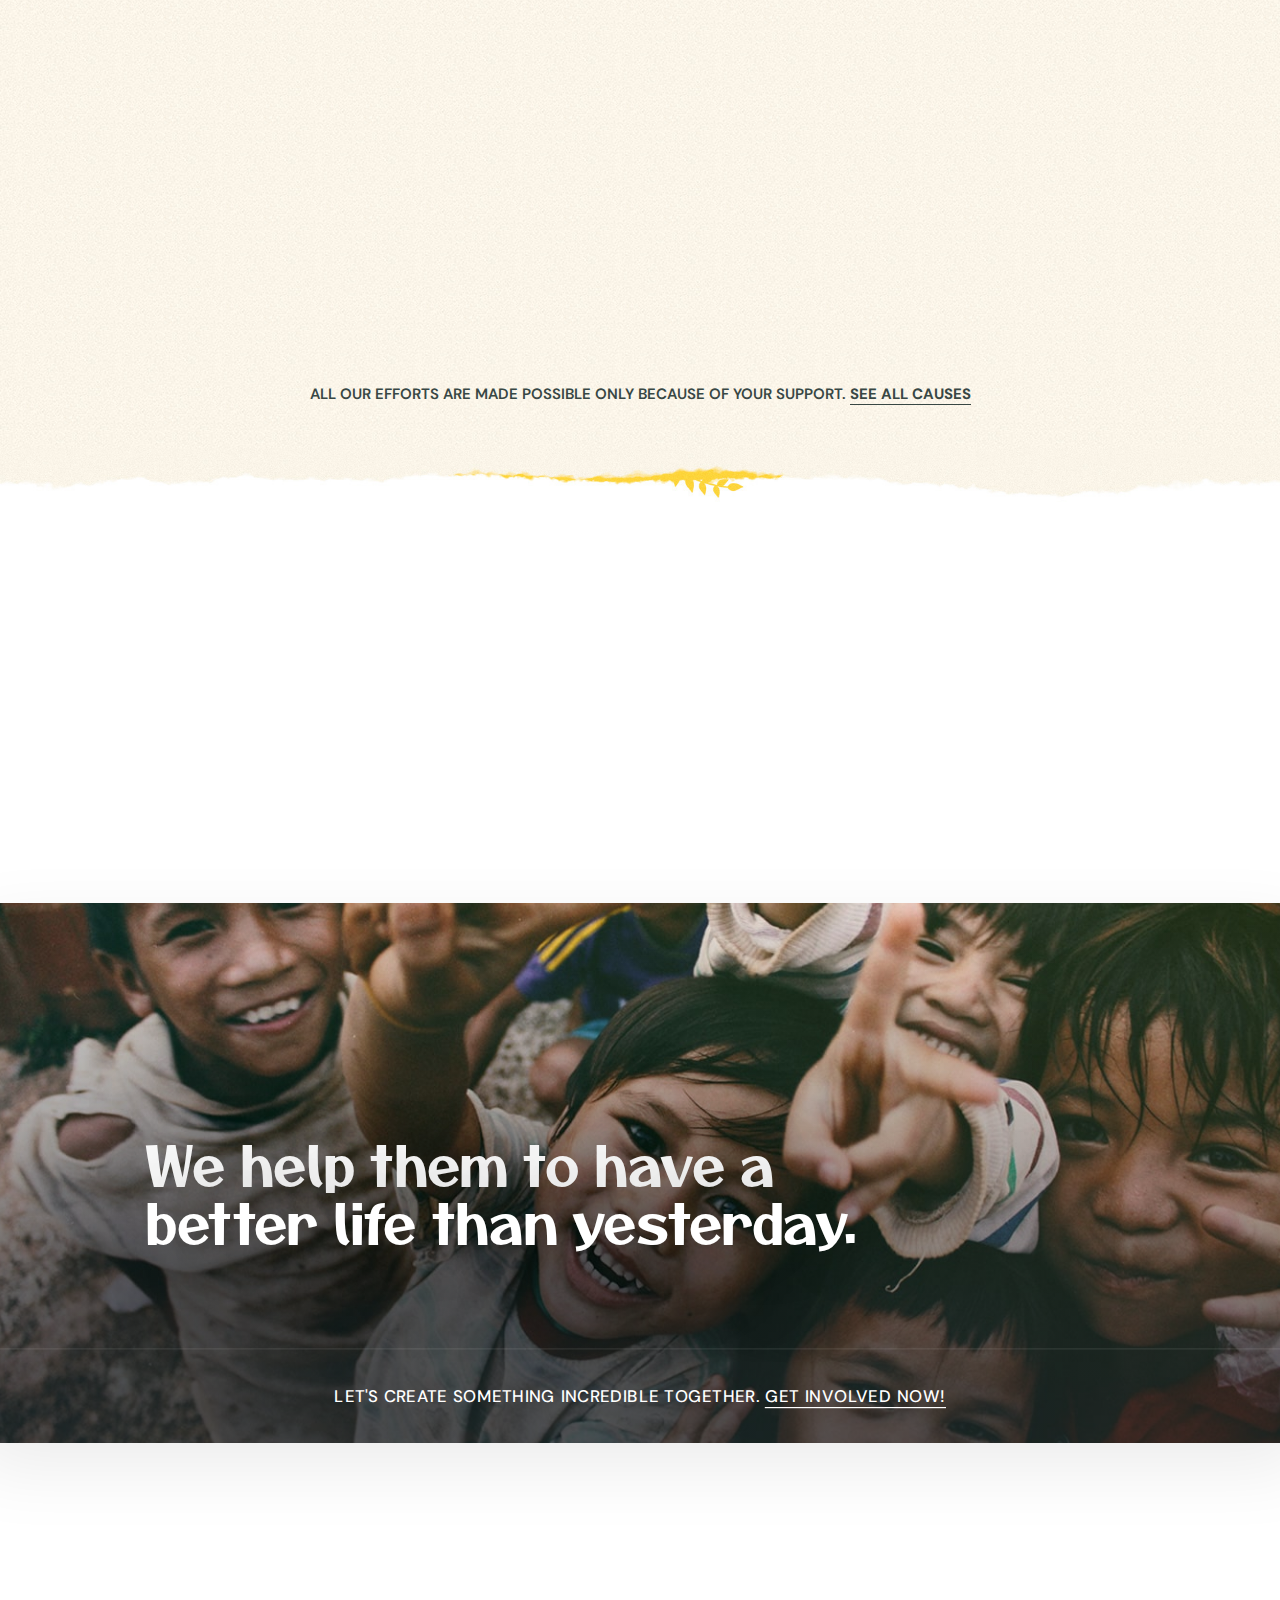
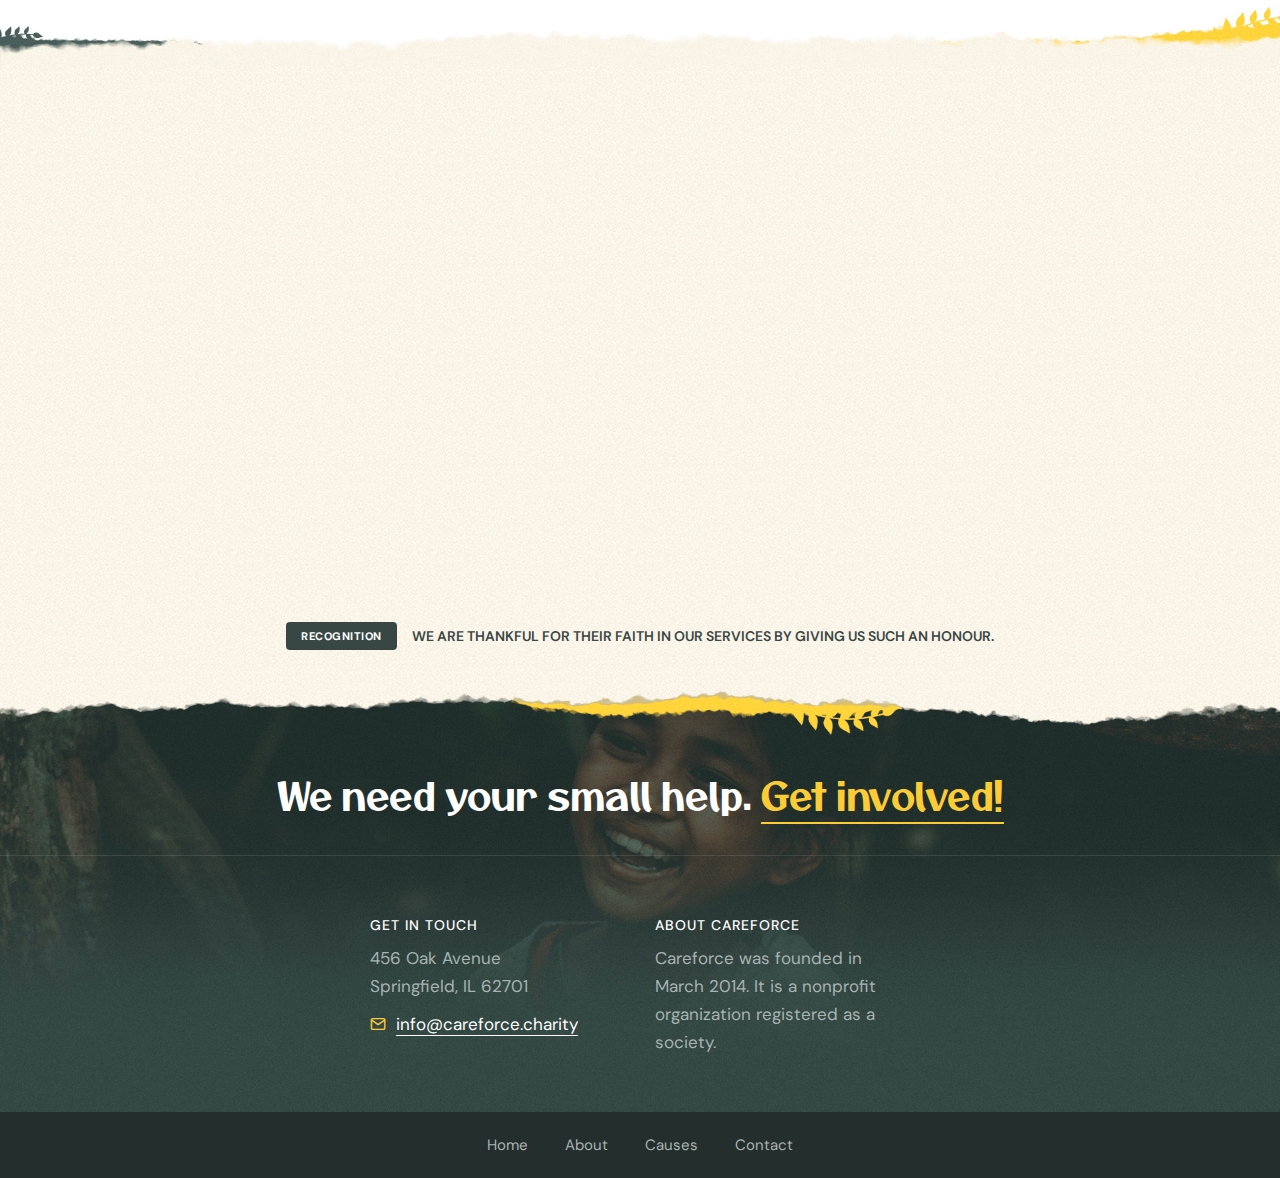
<file: about.html>
﻿<!DOCTYPE html>
<html class="no-js" lang="en">
  <head>
    <title>Careforce - About</title>
    <meta charset="utf-8" />
    <meta http-equiv="X-UA-Compatible" content="IE=edge" />
    <meta name="viewport" content="width=device-width,initial-scale=1.0" />
    <meta
      name="description"
      content="Learn about Careforce - our mission, values, and the impact we're making worldwide. Join us in making a difference."
    />
    <!-- favicon icon -->
    <link rel="shortcut icon" href="images/favicon.png" />
    <link rel="apple-touch-icon" href="images/apple-touch-icon-57x57.png" />
    <link
      rel="apple-touch-icon"
      sizes="72x72"
      href="images/apple-touch-icon-72x72.png"
    />
    <link
      rel="apple-touch-icon"
      sizes="114x114"
      href="images/apple-touch-icon-114x114.png"
    />
    <!-- google fonts preconnect -->
    <link rel="preconnect" href="https://fonts.googleapis.com" crossorigin />
    <link rel="preconnect" href="https://fonts.gstatic.com" crossorigin />
    <!-- style sheets and font icons  -->
    <link rel="stylesheet" href="css/vendors.min.css" />
    <link rel="stylesheet" href="css/icon.min.css" />
    <link rel="stylesheet" href="css/style.css" />
    <link rel="stylesheet" href="css/responsive.css" />
    <link rel="stylesheet" href="demos/charity/charity.css" />
  </head>
  <body data-mobile-nav-style="classic">
    <!-- start header -->
    <header class="header-with-topbar">
      <!-- start navigation -->
      <nav
        class="navbar navbar-expand-lg header-light border-bottom border-color-transparent-dark-very-light disable-fixed background-position-left-top"
        style="background-image: url('images/demo-charity-home-bg-01.jpg')"
      >
        <div class="container-fluid justify-content-lg-start">
          <div class="col-auto">
            <a class="navbar-brand" href="index.html">
              <img
                src="images/careforce-logo-main.png"
                data-at2x="images/careforce-logo-main.png"
                alt=""
                class="default-logo"
              />
              <img
                src="images/careforce-logo-main.png"
                data-at2x="images/careforce-logo-main.png"
                alt=""
                class="alt-logo"
              />
              <img
                src="images/careforce-logo-main.png"
                data-at2x="images/careforce-logo-main.png"
                alt=""
                class="mobile-logo"
              />
            </a>
          </div>
          <div class="col-auto menu-order left-nav">
            <button
              class="navbar-toggler float-start"
              type="button"
              data-bs-toggle="collapse"
              data-bs-target="#navbarNav"
              aria-controls="navbarNav"
              aria-label="Toggle navigation"
            >
              <span class="navbar-toggler-line"></span>
              <span class="navbar-toggler-line"></span>
              <span class="navbar-toggler-line"></span>
              <span class="navbar-toggler-line"></span>
            </button>
            <div class="collapse navbar-collapse" id="navbarNav">
              <ul class="navbar-nav">
                <li class="nav-item">
                  <a href="index.html" class="nav-link">Home</a>
                </li>
                <li class="nav-item">
                  <a href="about.html" class="nav-link">About</a>
                </li>
                <li class="nav-item">
                  <a href="causes.html" class="nav-link">Causes</a>
                </li>

                <li class="nav-item">
                  <a href="contact.html" class="nav-link">Contact</a>
                </li>
              </ul>
            </div>
          </div>
          <div class="col-auto ms-auto d-none d-xl-flex">
            <div class="header-icon">
              <div class="header-button">
                <a
                  href="contact.html"
                  class="btn btn-very-small btn-dark-gray btn-box-shadow btn-round-edge"
                  >Let's talk</a
                >
              </div>
            </div>
          </div>
        </div>
      </nav>
      <!-- start push popup -->
    </header>
    <!-- end header -->
    <!-- start page title -->
    <section
      class="page-title-big-typography cover-background"
      style="background-image: url(/images/demo-charity-about-title-bg.jpg)"
    >
      <div class="container">
        <div class="row align-items-center small-screen">
          <div
            class="col-10 col-sm-12 position-relative page-title-extra-large"
          >
            <h1
              class="alt-font text-dark-gray mb-10px ls-minus-1px"
              data-fancy-text='{ "opacity": [0, 1], "translateY": [50, 0], "filter": ["blur(20px)", "blur(0px)"], "string": ["About Careforce"], "duration": 500, "delay": 0, "speed": 50, "easing": "easeOutQuad" }'
            ></h1>
            <h2
              class="mb-0 xs-w-85"
              data-anime='{ "translateY": [15, 0], "opacity": [0,1], "duration": 600, "delay": 300, "staggervalue": 200, "easing": "easeOutQuad" }'
            >
              Fight for right cause for save the world.
            </h2>
          </div>
        </div>
      </div>
    </section>
    <!-- end page title -->
    <!-- start section -->
    <section class="lg-pt-20px xs-pt-0">
      <div class="container">
        <div class="row align-items-center justify-content-center">
          <div class="col-xl-7 col-lg-6 position-relative md-mb-12 xs-mb-30px">
            <div
              class="row align-items-center position-relative"
              data-anime='{ "el": "childs", "translateY": [0, 0], "opacity": [0,1], "duration": 1500, "delay": 100, "staggervalue": 200, "easing": "easeOutQuad" }'
            >
              <div class="col-sm-5 text-end xs-mb-30px">
                <img
                  class="xs-w-100 border-radius-6px"
                  src="/images/demo-charity-about-img-07.jpg"
                  alt=""
                />
              </div>
              <div class="col-sm-7 xs-mb-30px">
                <img
                  src="/images/demo-charity-about-img-02.jpg"
                  alt=""
                  class="w-95 border-radius-6px md-w-100 bottom-30px xs-bottom-0px position-relative"
                />
              </div>
              <div
                class="w-40 xs-w-100 overflow-hidden position-absolute xs-position-relative left-150px lg-left-110px bottom-minus-10px lg-bottom-minus-40px xs-bottom-0px xs-left-0px"
                data-bottom-top="transform: translateY(40px)"
                data-top-bottom="transform: translateY(-40px)"
              >
                <img
                  src="/images/demo-charity-about-img-01.jpg"
                  alt=""
                  class="border-radius-6px sm-w-100"
                />
              </div>
            </div>
          </div>
          <div
            class="col-xl-5 col-lg-6 ps-6 xl-ps-3 md-ps-15px"
            data-anime='{ "el": "childs", "translateY": [50, 0], "opacity": [0,1], "duration": 600, "delay": 0, "staggervalue": 200, "easing": "easeOutQuad" }'
          >
            <h3 class="alt-font text-dark-gray">About Careforce</h3>
            <p class="mb-30px">
              We're a charitable group that focuses on significantly improving
              lives. Careforce’s programs are centered on direct interventions
              in the areas of healthcare, elder care, livelihoods, and disaster
              response, along with advocacy and awareness on rights. Recognized
              as a leading charity platform worldwide, our initiatives are
              tailored to address pressing needs effectively.
            </p>
            <div
              class="pt-15px pb-15px ps-30px pe-30px xs-p-15px bg-white box-shadow-quadruple-large border-radius-6px border border-color-extra-medium-gray mb-20px icon-with-text-style-08"
            >
              <div class="feature-box feature-box-left-icon-middle">
                <div class="feature-box-icon me-10px">
                  <img src="/images/demo-charity-icone-04.webp" alt="" />
                </div>
                <div class="feature-box-content">
                  <span class="alt-font text-dark-gray ws-minus-3px"
                    >Leading charity platform in world.</span
                  >
                </div>
              </div>
            </div>
            <p class="fs-14 lh-24 m-0">
              Programs are focused on
              <span class="fw-500 text-dark-gray text-decoration-line-bottom"
                >direct interventions</span
              >
              in the areas.
            </p>
          </div>
        </div>
      </div>
    </section>
    <!-- end section -->
    <!-- start section -->
    <section
      class="background-position-left-top position-relative"
      style="background-image: url('images/demo-charity-home-bg-01.jpg')"
    >
      <div
        class="position-absolute left-0px top-minus-50px md-top-minus-40px sm-top-minus-20px xs-top-minus-19px background-position-left-top w-100 h-100px lg-h-50px background-size-100 background-no-repeat"
        style="background-image: url('images/demo-charity-home-bg-02.jpg')"
      ></div>
      <div class="container">
        <div class="row justify-content-center mb-5 sm-mb-30px">
          <div
            class="col-xxl-6 col-xl-7 col-lg-8 col-md-9 col-sm-10 text-center last-paragraph-no-margin"
            data-anime='{ "el": "childs", "translateY": [30, 0], "opacity": [0,1], "duration": 600, "delay": 0, "staggervalue": 200, "easing": "easeOutQuad" }'
          >
            <h3 class="alt-font text-dark-gray mb-10px">
              Charity Programs at Careforce
            </h3>
          </div>
        </div>
        <div
          class="row row-cols-1 row-cols-xl-4 row-cols-lg-3 row-cols-md-2 row-cols-sm-1 justify-content-center transition-inner-all mb-5 md-mb-15px"
          data-anime='{ "el": "childs", "translateY": [30, 0], "opacity": [0,1], "duration": 600, "delay":0, "staggervalue": 200, "easing": "easeOutQuad" }'
        >
          <!-- start interactive banner item -->
          <div
            class="col interactive-banner-style-02 hover-box dark-hover lg-mb-30px"
          >
            <div
              class="h-100 text-center position-relative box-shadow-quadruple-large box-shadow-quadruple-large-hover border-radius-6px overflow-hidden last-paragraph-no-margin"
            >
              <figure class="m-0">
                <img src="/images/demo-charity-about-img-03.jpg" alt="" />
                <figcaption
                  class="position-absolute bottom-0px bg-white p-40px pt-30px w-100 xl-p-30px"
                >
                  <div class="position-relative z-index-2">
                    <i
                      class="features-icon line-icon-Claps d-block icon-extra-large text-white"
                    ></i>
                    <span
                      class="fs-19 fw-500 text-dark-gray d-inline-block mb-5px"
                      >Child assistance</span
                    >
                    <p class="text-light-opacity">
                      Education paves the way to independence for children,
                      making it a cornerstone of our child assistance
                      initiatives.
                    </p>
                  </div>
                  <div
                    class="box-overlay bg-gradient-corduroy-green-dark-goldenrod-dark"
                  ></div>
                </figcaption>
              </figure>
            </div>
          </div>
          <!-- end interactive banner item -->
          <!-- start interactive banner item -->
          <div
            class="col interactive-banner-style-02 hover-box dark-hover lg-mb-30px"
          >
            <div
              class="h-100 text-center position-relative box-shadow-quadruple-large box-shadow-quadruple-large-hover border-radius-6px overflow-hidden last-paragraph-no-margin"
            >
              <figure class="m-0">
                <img src="/images/demo-charity-about-img-04.jpg" alt="" />
                <figcaption
                  class="position-absolute bottom-0px bg-white p-40px pt-30px w-100 xl-p-30px"
                >
                  <div class="position-relative z-index-2">
                    <i
                      class="features-icon line-icon-El-Castillo d-block icon-extra-large text-white"
                    ></i>
                    <span
                      class="fs-19 fw-500 text-dark-gray d-inline-block mb-5px"
                      >Good that grows</span
                    >
                    <p class="text-light-opacity">
                      Our focused programs are designed to cultivate lasting
                      positive change in communities worldwide.
                    </p>
                  </div>
                  <div
                    class="box-overlay bg-gradient-corduroy-green-dark-goldenrod-dark"
                  ></div>
                </figcaption>
              </figure>
            </div>
          </div>
          <!-- end interactive banner item -->
          <!-- start interactive banner item -->
          <div
            class="col interactive-banner-style-02 hover-box dark-hover lg-mb-30px"
          >
            <div
              class="h-100 text-center position-relative box-shadow-quadruple-large box-shadow-quadruple-large-hover border-radius-6px overflow-hidden last-paragraph-no-margin"
            >
              <figure class="m-0">
                <img src="/images/demo-charity-about-img-05.jpg" alt="" />
                <figcaption
                  class="position-absolute bottom-0px bg-white p-40px pt-30px w-100 xl-p-30px"
                >
                  <div class="position-relative z-index-2">
                    <i
                      class="features-icon line-icon-Farmer d-block icon-extra-large text-white"
                    ></i>
                    <span
                      class="fs-19 fw-500 text-dark-gray d-inline-block mb-5px"
                      >Disaster relief</span
                    >
                    <p class="text-light-opacity">
                      Careforce is committed to effective disaster response,
                      providing urgent aid and support when and where it's
                      needed most.
                    </p>
                  </div>
                  <div
                    class="box-overlay bg-gradient-corduroy-green-dark-goldenrod-dark"
                  ></div>
                </figcaption>
              </figure>
            </div>
          </div>
          <!-- end interactive banner item -->
          <!-- start interactive banner item -->
          <div
            class="col interactive-banner-style-02 hover-box dark-hover md-mb-30px"
          >
            <div
              class="h-100 text-center position-relative box-shadow-quadruple-large box-shadow-quadruple-large-hover border-radius-6px overflow-hidden last-paragraph-no-margin"
            >
              <figure class="m-0">
                <img src="/images/demo-charity-about-img-06.jpg" alt="" />
                <figcaption
                  class="position-absolute bottom-0px bg-white p-40px pt-30px w-100 xl-p-30px"
                >
                  <div class="position-relative z-index-2">
                    <i
                      class="features-icon line-icon-Environmental-3 d-block icon-extra-large text-white"
                    ></i>
                    <span
                      class="fs-19 fw-500 text-dark-gray d-inline-block mb-5px"
                      >Health care</span
                    >
                    <p class="text-light-opacity">
                      Essential health care is crucial for every child's growth
                      and development, forming a key part of our health
                      initiatives.
                    </p>
                  </div>
                  <div
                    class="box-overlay bg-gradient-corduroy-green-dark-goldenrod-dark"
                  ></div>
                </figcaption>
              </figure>
            </div>
          </div>
          <!-- end interactive banner item -->
        </div>
        <div class="row">
          <div class="col-12 text-center">
            <div class="fs-15 text-uppercase text-dark-gray fw-600">
              All our efforts are made possible only because of your support.
              <a
                href="causes.html"
                class="text-decoration-line-bottom text-dark-gray text-dark-gray-hover fw-700"
                >See all causes</a
              >
            </div>
          </div>
        </div>
      </div>
    </section>
    <!-- end section -->
    <!-- start section -->
    <section class="position-relative">
      <div
        class="position-absolute left-0px top-minus-50px lg-top-minus-25px xs-top-minus-10px background-position-left-top w-100 h-100px lg-h-50px background-size-100 background-no-repeat"
        style="background-image: url('images/demo-charity-about-bg-01.jpg')"
      ></div>
      <div class="container">
        <div class="row align-items-center position-relative mb-9 xs-mb-40px">
          <div
            class="col-lg-5 col-md-6 last-paragraph-no-margin sm-mb-60px"
            data-anime='{ "el": "childs", "translateY": [30, 0], "opacity": [0,1], "duration": 600, "delay": 0, "staggervalue": 200, "easing": "easeOutQuad" }'
          >
            <div
              class="vertical-title-center align-items-center position-absolute left-minus-70px lg-left-minus-20px top-0px lg-top-40px d-none d-xl-block"
            >
              <div
                class="title fs-15 text-dark-golden-yellow fw-700 text-uppercase ls-2px border-start border-color-dark-golden-yellow lh-10 pt-25px pb-25px text-nowrap"
              >
                Careforce Impact
              </div>
            </div>
            <h4 class="alt-font text-dark-gray">
              We have helped people across the world.
            </h4>
            <p class="w-85 lg-w-100">
              Through our direct interventions in healthcare, livelihoods,
              disaster response, and advocacy, Careforce has made substantial
              improvements in the lives of communities worldwide.
            </p>
          </div>
          <div
            class="col-md-6 offset-lg-1 progress-bar-style-01"
            data-anime='{ "el": "childs", "translateY": [50, 0], "opacity": [0,1], "duration": 600, "delay": 0, "staggervalue": 200, "easing": "easeOutQuad" }'
          >
            <!-- start progress bar item -->
            <div class="progress mb-11 md-mb-60px bg-zircon-grey lg-mb-13">
              <div
                class="progress-bar-title d-inline-block text-dark-gray fs-14 fw-600 text-uppercase"
              >
                Funding Efficiency
              </div>
              <div
                class="progress-bar bg-dark-gray"
                role="progressbar"
                aria-valuenow="80"
                aria-valuemin="0"
                aria-valuemax="100"
                aria-label="funding"
              >
                <span
                  class="progress-bar-percent text-center bg-dark-gray fs-11 lh-12 fw-500 text-white"
                  >80%</span
                >
              </div>
            </div>
            <!-- end progress bar item -->
            <!-- start progress bar item -->
            <div class="progress mb-11 md-mb-60px bg-zircon-grey lg-mb-13">
              <div
                class="progress-bar-title d-inline-block text-dark-gray fs-14 fw-600 text-uppercase"
              >
                Donations Received
              </div>
              <div
                class="progress-bar bg-dark-gray"
                role="progressbar"
                aria-valuenow="87"
                aria-valuemin="0"
                aria-valuemax="100"
                aria-label="donations"
              >
                <span
                  class="progress-bar-percent text-center bg-dark-gray fs-11 lh-12 fw-500 text-white"
                  >87%</span
                >
              </div>
            </div>
            <!-- end progress bar item -->
            <!-- start progress bar item -->
            <div class="progress bg-zircon-grey">
              <div
                class="progress-bar-title d-inline-block text-dark-gray fs-14 fw-600 text-uppercase"
              >
                Humanitarian Impact
              </div>
              <div
                class="progress-bar bg-dark-gray"
                role="progressbar"
                aria-valuenow="93"
                aria-valuemin="0"
                aria-valuemax="100"
                aria-label="humanity"
              >
                <span
                  class="progress-bar-percent text-center bg-dark-gray fs-11 lh-12 fw-500 text-white"
                  >93%</span
                >
              </div>
            </div>
            <!-- end progress bar item -->
          </div>
        </div>
        <div class="row justify-content-center mb-7 sm-mb-30px">
          <div class="col-12">
            <div
              class="border-radius-6px h-450px md-h-350px sm-h-auto d-flex flex-wrap align-items-center justify-content-center overflow-hidden cover-background box-shadow-quadruple-large pt-15 sm-pt-0"
              style="
                background-image: url('/images/demo-charity-about-video-img.jpg');
              "
              data-bottom-top="transform:scale(1.2, 1.2) translateY(30px);"
              data-top-bottom="transform:scale(1, 1) translateY(-30px);"
            >
              <div
                class="opacity-extra-medium bg-gradient-dark-transparent"
              ></div>
              <div class="row justify-content-center sm-pt-40px sm-pb-40px">
                <div
                  class="col-md-7 col-sm-9 position-relative z-index-1 text-center text-md-start sm-pb-25px"
                >
                  <h3
                    class="text-white mb-0 alt-font w-90 xl-w-100 text-shadow-double-large lg-fs-40 md-fs-32 sm-ps-15px sm-pe-15px"
                  >
                    We help them to have a better life than yesterday.
                  </h3>
                </div>
                <div
                  class="col-md-2 position-relative z-index-1 text-center"
                ></div>
              </div>
              <div
                class="w-100 text-center position-relative mt-auto pt-25px pb-25px ps-15px pe-15px border-top border-color-transparent-white-light"
              >
                <div class="fs-14 text-uppercase text-white fw-500 ls-05px">
                  Let's Create Something Incredible Together.

                  <a
                    href="contact.html"
                    class="text-decoration-line-bottom text-white"
                    >Get involved NOW!</a
                  >
                </div>
              </div>
            </div>
          </div>
        </div>
        <div class="row align-items-center justify-content-center g-0">
          <div
            class="col-lg-6 icon-with-text-style-01 d-flex justify-content-md-center justify-content-start sm-border-bottom md-border-bottom border-color-extra-medium-gray border-end md-border-end-0"
            data-anime='{ "el": "childs", "translateX": [30, 0], "opacity": [0,1], "duration": 600, "delay": 0, "staggervalue": 200, "easing": "easeOutQuad" }'
          >
            <div
              class="feature-box feature-box-left-icon-middle last-paragraph-no-margin md-mb-25px"
            >
              <div class="feature-box-icon me-20px">
                <img src="/images/demo-charity-about-icon-01.webp" alt="" />
              </div>
              <div class="feature-box-content">
                <h6 class="text-dark-gray fw-400 mb-5px alt-font">
                  Understanding Elder Needs
                </h6>
                <p>
                  21% of the elderly population remains active in the workforce,
                  continuing to earn and contribute.
                </p>
              </div>
            </div>
          </div>
          <div
            class="col-lg-6 icon-with-text-style-01 d-flex justify-content-md-center justify-content-start icon-with-text-style-01 sm-pt-25px md-pt-25px"
            data-anime='{ "el": "childs", "translateX": [-30, 0], "opacity": [0,1], "duration": 600, "delay":0, "staggervalue": 200, "easing": "easeOutQuad" }'
          >
            <div
              class="feature-box feature-box-left-icon-middle last-paragraph-no-margin"
            >
              <div class="feature-box-icon me-20px">
                <img src="/images/demo-charity-about-icon-02.webp" alt="" />
              </div>
              <div class="feature-box-content">
                <h6 class="text-dark-gray fw-400 mb-5px alt-font">
                  Funded Projects
                </h6>
                <p>
                  To date, Careforce has successfully funded over 500 projects
                  worldwide, emphasizing our global reach and commitment.
                </p>
              </div>
            </div>
          </div>
        </div>
      </div>
    </section>
    <!-- end section -->
    <!-- start section -->
    <section
      class="background-position-left-top position-relative"
      style="background-image: url('images/demo-charity-home-bg-01.jpg')"
    >
      <div
        class="position-absolute left-0px top-minus-50px lg-top-minus-25px xs-top-minus-15px background-position-left-top w-100 h-100px background-size-100 background-no-repeat"
        style="background-image: url('images/demo-charity-home-bg-02.jpg')"
      ></div>
      <div class="container">
        <div class="row justify-content-center mb-4 sm-mb-30px">
          <div
            class="col-xxl-6 col-xl-7 col-lg-8 col-md-9 col-sm-10 text-center last-paragraph-no-margin"
            data-anime='{ "el": "childs", "translateY": [30, 0], "opacity": [0,1], "duration": 600, "delay": 0, "staggervalue": 200, "easing": "easeOutQuad" }'
          >
            <h3 class="alt-font text-dark-gray mb-10px">Acknowledgments</h3>
            <p class="w-60 md-w-70 mx-auto sm-w-80 xs-w-100">
              Our efforts have been recognized with several awards, affirming
              our commitment to creating better futures.
            </p>
          </div>
        </div>
        <div
          class="row row-cols-1 row-cols-lg-3 row-cols-md-2 justify-content-center align-items-center mb-5"
          data-anime='{ "el": "childs", "perspective": [1200,1200], "scale": [1.1, 1], "rotateX": [50, 0], "opacity": [0,1], "duration": 800, "delay": 200, "staggervalue": 300, "easing": "easeOutQuad" }'
        >
          <div class="col">
            <div
              class="border border-color-transparent-dark-very-light border-radius-6px text-center md-mb-30px"
            >
              <div class="pt-10 pb-10">
                <img
                  src="/images/careforce-logo-01.webp"
                  class="h-80px"
                  alt=""
                />
              </div>
              <div
                class="border-top border-color-transparent-dark-very-light pt-15px pb-15px ps-10px pe-10px last-paragraph-no-margin"
              >
                <p>Innovative Solutions for Development</p>
              </div>
            </div>
          </div>
          <div class="col">
            <div
              class="border border-color-transparent-dark-very-light border-radius-6px text-center md-mb-30px"
            >
              <div class="pt-10 pb-10">
                <img
                  src="/images/careforce-logo-02.webp"
                  class="h-80px"
                  alt=""
                />
              </div>
              <div
                class="border-top border-color-transparent-dark-very-light pt-15px pb-15px ps-10px pe-10px last-paragraph-no-margin"
              >
                <p>Leadership in Sustainable Change</p>
              </div>
            </div>
          </div>
          <div class="col">
            <div
              class="border border-color-transparent-dark-very-light border-radius-6px text-center"
            >
              <div class="pt-10 pb-10">
                <img
                  src="/images/careforce-logo-03.webp"
                  class="h-80px"
                  alt=""
                />
              </div>
              <div
                class="border-top border-color-transparent-dark-very-light pt-15px pb-15px ps-10px pe-10px last-paragraph-no-margin"
              >
                <p>Outstanding Commitment to Global Welfare</p>
              </div>
            </div>
          </div>
        </div>
        <div class="row justify-content-center align-items-center mb-3">
          <div class="col-12 text-center last-paragraph-no-margin">
            <div
              class="d-inline-block align-middle bg-dark-gray fw-700 text-white text-uppercase border-radius-4px ps-15px pe-15px fs-11 me-10px md-m-5px ls-05px"
            >
              Recognition
            </div>
            <div
              class="d-inline-block align-middle fs-14 lh-normal text-uppercase text-dark-gray fw-600"
            >
              We are thankful for their faith in our services by giving us such
              an honour.
            </div>
          </div>
        </div>
      </div>
    </section>
    <!-- end section -->
    <!-- start footer -->
    <footer
      class="cover-background background-position-center-top pb-0"
      style="background-image: url('/images/careforce-footer-bg.png')"
    >
      <div
        class="border-bottom border-color-transparent-white-light pb-3 lg-pb-5 sm-pb-45px"
      >
        <div class="container">
          <div class="row justify-content-center">
            <div class="col text-center">
              <h4 class="mb-0 text-white alt-font fw-400">
                We need your small help.
                <a
                  href="contact.html"
                  class="text-decoration-line-bottom-medium text-base-color"
                  >Get involved!</a
                >
              </h4>
            </div>
          </div>
        </div>
      </div>
      <div class="container">
        <div
          class="row justify-content-center pt-5 pb-5 md-pt-45px md-pb-50px text-center text-sm-start"
        >
          <!-- start footer column -->

          <!-- end footer column -->
          <!-- start footer column -->
          <div class="col-lg-3 col-md-4 col-sm-6 sm-mb-35px">
            <span
              class="d-block text-white mb-5px fs-14 text-uppercase fw-500 ls-1px"
              >Get in touch</span
            >
            <p class="w-70 text-light-conch-green mb-10px xl-w-80 lg-w-100">
              456 Oak Avenue Springfield, IL 62701
            </p>

            <div>
              <i
                class="feather icon-feather-mail fs-16 me-10px text-base-color"
              ></i
              ><a href="#" class="text-white text-decoration-line-bottom"
                >info@careforce.charity</a
              >
            </div>
          </div>
          <!-- end footer column -->
          <!-- start footer column -->
          <div
            class="col-xxl-4 col-lg-3 col-md-4 col-sm-6 last-paragraph-no-margin xs-mb-35px"
          >
            <span
              class="d-block text-white mb-5px fs-14 text-uppercase fw-500 ls-1px"
              >About Careforce</span
            >
            <p class="w-70 text-light-conch-green xl-w-100">
              Careforce was founded in March 2014. It is a nonprofit
              organization registered as a society.
            </p>
          </div>
          <!-- end footer column -->
        </div>
      </div>
      <div class="pt-15px pb-15px bg-racing-green">
        <div class="container">
          <div class="row align-items-center justify-content-center">
            <div class="col-lg-7 text-center">
              <ul class="footer-navbar">
                <li class="nav-item">
                  <a href="index.html" class="nav-link">Home</a>
                </li>
                <li class="nav-item">
                  <a href="about.html" class="nav-link">About</a>
                </li>
                <li class="nav-item">
                  <a href="causes.html" class="nav-link">Causes</a>
                </li>

                <li class="nav-item">
                  <a href="contact.html" class="nav-link">Contact</a>
                </li>
              </ul>
            </div>
          </div>
        </div>
      </div>
    </footer>
    <!-- end footer -->
    <!-- start scroll progress -->
    <div class="scroll-progress d-none d-xxl-block">
      <a href="#" class="scroll-top" aria-label="scroll">
        <span class="scroll-text">Scroll</span
        ><span class="scroll-line"><span class="scroll-point"></span></span>
      </a>
    </div>
    <!-- end scroll progress -->
    <!-- javascript libraries -->
    <script type="text/javascript" src="js/jquery.js"></script>
    <script type="text/javascript" src="js/vendors.min.js"></script>
    <script type="text/javascript" src="js/main.js"></script>
  </body>
</html>
</file>
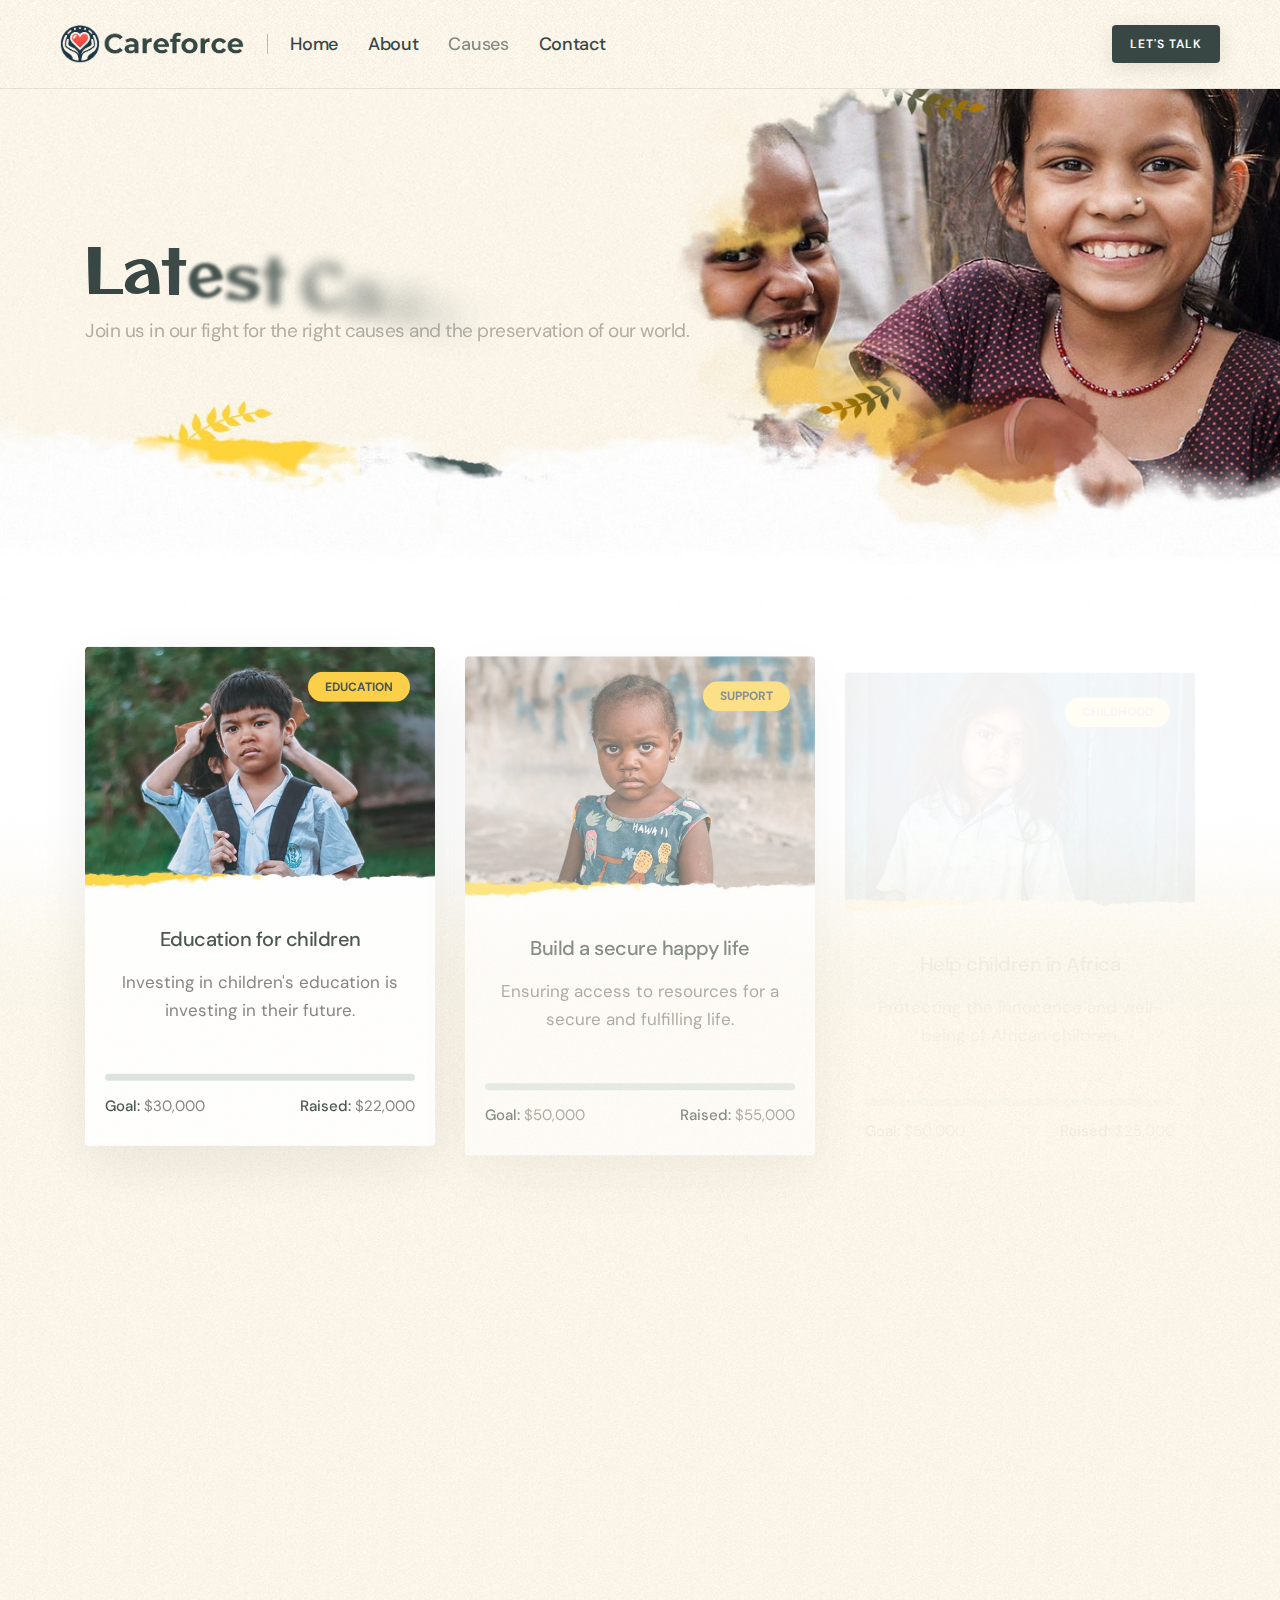
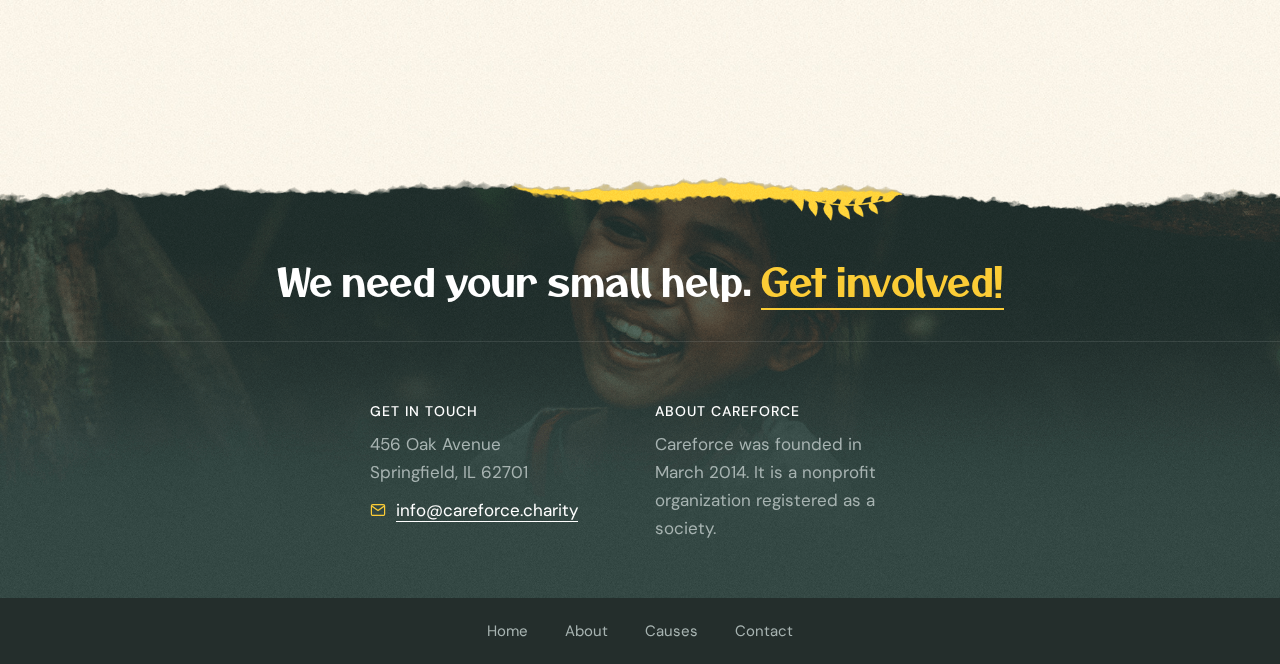
<file: causes.html>
﻿<!DOCTYPE html>
<html class="no-js" lang="en">
  <head>
    <title>Careforce - Causes</title>
    <meta charset="utf-8" />
    <meta http-equiv="X-UA-Compatible" content="IE=edge" />
    <meta name="viewport" content="width=device-width,initial-scale=1.0" />
    <meta
      name="description"
      content="Explore the causes Careforce supports and learn how you can help make a difference. Every contribution counts."
    />
    <!-- favicon icon -->
    <link rel="shortcut icon" href="images/favicon.png" />
    <link rel="apple-touch-icon" href="images/apple-touch-icon-57x57.png" />
    <link
      rel="apple-touch-icon"
      sizes="72x72"
      href="images/apple-touch-icon-72x72.png"
    />
    <link
      rel="apple-touch-icon"
      sizes="114x114"
      href="images/apple-touch-icon-114x114.png"
    />
    <!-- google fonts preconnect -->
    <link rel="preconnect" href="https://fonts.googleapis.com" crossorigin />
    <link rel="preconnect" href="https://fonts.gstatic.com" crossorigin />
    <!-- style sheets and font icons  -->
    <link rel="stylesheet" href="css/vendors.min.css" />
    <link rel="stylesheet" href="css/icon.min.css" />
    <link rel="stylesheet" href="css/style.css" />
    <link rel="stylesheet" href="css/responsive.css" />
    <link rel="stylesheet" href="demos/charity/charity.css" />
  </head>
  <body data-mobile-nav-style="classic">
    <!-- start header -->
    <header class="header-with-topbar">
      <!-- start navigation -->
      <nav
        class="navbar navbar-expand-lg header-light border-bottom border-color-transparent-dark-very-light disable-fixed background-position-left-top"
        style="background-image: url('images/demo-charity-home-bg-01.jpg')"
      >
        <div class="container-fluid justify-content-lg-start">
          <div class="col-auto">
            <a class="navbar-brand" href="index.html">
              <img
                src="images/careforce-logo-main.png"
                data-at2x="images/careforce-logo-main.png"
                alt=""
                class="default-logo"
              />
              <img
                src="images/careforce-logo-main.png"
                data-at2x="images/careforce-logo-main.png"
                alt=""
                class="alt-logo"
              />
              <img
                src="images/careforce-logo-main.png"
                data-at2x="images/careforce-logo-main.png"
                alt=""
                class="mobile-logo"
              />
            </a>
          </div>
          <div class="col-auto menu-order left-nav">
            <button
              class="navbar-toggler float-start"
              type="button"
              data-bs-toggle="collapse"
              data-bs-target="#navbarNav"
              aria-controls="navbarNav"
              aria-label="Toggle navigation"
            >
              <span class="navbar-toggler-line"></span>
              <span class="navbar-toggler-line"></span>
              <span class="navbar-toggler-line"></span>
              <span class="navbar-toggler-line"></span>
            </button>
            <div class="collapse navbar-collapse" id="navbarNav">
              <ul class="navbar-nav">
                <li class="nav-item">
                  <a href="index.html" class="nav-link">Home</a>
                </li>
                <li class="nav-item">
                  <a href="about.html" class="nav-link">About</a>
                </li>
                <li class="nav-item">
                  <a href="causes.html" class="nav-link">Causes</a>
                </li>

                <li class="nav-item">
                  <a href="contact.html" class="nav-link">Contact</a>
                </li>
              </ul>
            </div>
          </div>
          <div class="col-auto ms-auto d-none d-xl-flex">
            <div class="header-icon">
              <div class="header-button">
                <a
                  href="contact.html"
                  class="btn btn-very-small btn-dark-gray btn-box-shadow btn-round-edge"
                  >Let's talk</a
                >
              </div>
            </div>
          </div>
        </div>
      </nav>
      <!-- start push popup -->
    </header>
    <!-- end header -->
    <!-- start page title -->
    <section
      class="page-title-big-typography cover-background"
      style="background-image: url(/images/demo-charity-causes-title-bg.jpg)"
    >
      <div class="container">
        <div class="row align-items-center small-screen">
          <div
            class="col-10 col-sm-12 position-relative page-title-extra-large"
          >
            <h1
              class="alt-font text-dark-gray mb-10px ls-minus-1px"
              data-fancy-text='{ "opacity": [0, 1], "translateY": [50, 0], "filter": ["blur(20px)", "blur(0px)"], "string": ["Latest Causes"], "duration": 500, "delay": 0, "speed": 50, "easing": "easeOutQuad" }'
            ></h1>
            <h2
              class="mb-0 xs-w-85"
              data-anime='{ "translateY": [15, 0], "opacity": [0,1], "duration": 600, "delay": 300, "staggervalue": 200, "easing": "easeOutQuad" }'
            >
              Join us in our fight for the right causes and the preservation of
              our world.
            </h2>
          </div>
        </div>
      </div>
    </section>
    <!-- end page title -->
    <!-- start section -->
    <section
      class="background-position-left-top background-no-repeat-y background-size-auto-100 pt-5 md-pt-0"
      style="background-image: url('images/demo-charity-causes-bg.jpg')"
    >
      <div class="container">
        <div
          class="row row-cols-1 row-cols-lg-3 row-cols-md-2 justify-content-center mb-3"
          data-anime='{ "el": "childs", "translateY": [30, 0], "opacity": [0,1], "duration": 600, "delay": 100, "staggervalue": 200, "easing": "easeOutQuad" }'
        >
          <div class="col mb-30px">
            <!-- start services box style -->
            <div
              class="box-shadow-quadruple-large box-shadow-quadruple-large-hover services-box-style-03 last-paragraph-no-margin border-radius-4px overflow-hidden"
            >
              <div class="position-relative">
                <img src="/images/careforce-home-img-05.jpg" alt="" />
                <div
                  class="btn btn-small btn-rounded btn-base-color text-dark-gray btn-box-shadow ps-15px pe-15px pt-5px pb-5px lh-16 ls-0px fw-700 position-absolute right-25px top-25px"
                >
                  Education
                </div>
              </div>
              <div class="bg-white">
                <div
                  class="ps-50px pe-50px pt-20px pb-30px xl-ps-20px xl-pe-20px text-center progress-bar-style-01"
                >
                  <h3
                    href="#"
                    class="d-inline-block fs-20 fw-500 text-dark-gray text-dark-gray-hover mb-5px ls-minus-05px"
                  >
                    Education for children
                  </h3>
                  <p>
                    Investing in children's education is investing in their
                    future.
                  </p>
                  <!-- start progress bar item -->
                  <div class="progress mt-50px mb-15px bg-zircon-grey">
                    <div
                      class="progress-bar bg-dark-gray"
                      role="progressbar"
                      aria-valuenow="80"
                      aria-valuemin="0"
                      aria-valuemax="100"
                      aria-label="child-issue-one"
                    >
                      <span
                        class="progress-bar-percent text-center bg-dark-gray fs-11 lh-12 fw-500 text-white"
                        >80%</span
                      >
                    </div>
                  </div>
                  <div class="row">
                    <div class="col col-md-6 col-sm-6 text-start">
                      <div class="fs-15 lh-normal">
                        <span
                          class="fw-500 text-dark-gray d-block d-xl-inline-block"
                          >Goal:</span
                        >
                        $30,000
                      </div>
                    </div>
                    <div class="col col-md-6 col-sm-6 text-end">
                      <div class="fs-15 lh-normal">
                        <span
                          class="fw-500 text-dark-gray d-block d-xl-inline-block"
                          >Raised:</span
                        >
                        $22,000
                      </div>
                    </div>
                  </div>
                  <!-- end progress bar item -->
                </div>
              </div>
            </div>
            <!-- end services box style -->
          </div>
          <div class="col mb-30px">
            <!-- start services box style -->
            <div
              class="box-shadow-quadruple-large box-shadow-quadruple-large-hover services-box-style-03 last-paragraph-no-margin border-radius-4px overflow-hidden"
            >
              <div class="position-relative">
                <img src="/images/careforce-home-img-06.jpg" alt="" />
                <div
                  class="btn btn-small btn-rounded btn-base-color text-dark-gray btn-box-shadow ps-15px pe-15px pt-5px pb-5px lh-16 ls-0px fw-700 position-absolute right-25px top-25px"
                >
                  Support
                </div>
              </div>
              <div class="bg-white">
                <div
                  class="ps-50px pe-50px pt-20px pb-30px xl-ps-20px xl-pe-20px text-center progress-bar-style-01"
                >
                  <h3
                    class="d-inline-block fs-20 fw-500 text-dark-gray text-dark-gray-hover mb-5px ls-minus-05px"
                  >
                    Build a secure happy life
                  </h3>
                  <p>
                    Ensuring access to resources for a secure and fulfilling
                    life.
                  </p>
                  <!-- start progress bar item -->
                  <div class="progress mt-50px mb-15px bg-zircon-grey">
                    <div
                      class="progress-bar bg-dark-gray"
                      role="progressbar"
                      aria-valuenow="90"
                      aria-valuemin="0"
                      aria-valuemax="100"
                      aria-label="child-issue-two"
                    >
                      <span
                        class="progress-bar-percent text-center bg-dark-gray fs-11 lh-12 fw-500 text-white"
                        >90%</span
                      >
                    </div>
                  </div>
                  <div class="row">
                    <div class="col col-md-6 col-sm-6 text-start">
                      <div class="fs-15 lh-normal">
                        <span
                          class="fw-500 text-dark-gray d-block d-xl-inline-block"
                          >Goal:</span
                        >
                        $50,000
                      </div>
                    </div>
                    <div class="col col-md-6 col-sm-6 text-end">
                      <div class="fs-15 lh-normal">
                        <span
                          class="fw-500 text-dark-gray d-block d-xl-inline-block"
                          >Raised:</span
                        >
                        $55,000
                      </div>
                    </div>
                  </div>
                  <!-- end progress bar item -->
                </div>
              </div>
            </div>
            <!-- end services box style -->
          </div>
          <div class="col mb-30px">
            <!-- start services box style -->
            <div
              class="box-shadow-quadruple-large box-shadow-quadruple-large-hover services-box-style-03 last-paragraph-no-margin border-radius-4px overflow-hidden"
            >
              <div class="position-relative">
                <img src="/images/careforce-home-img-07.jpg" alt="" />
                <div
                  class="btn btn-small btn-rounded btn-base-color text-dark-gray btn-box-shadow ps-15px pe-15px pt-5px pb-5px lh-16 ls-0px fw-700 position-absolute right-25px top-25px"
                >
                  Childhood
                </div>
              </div>
              <div class="bg-white">
                <div
                  class="ps-50px pe-50px pt-20px pb-30px xl-ps-20px xl-pe-20px text-center progress-bar-style-01"
                >
                  <h3
                    class="d-inline-block fs-20 fw-500 text-dark-gray text-dark-gray-hover mb-5px ls-minus-05px"
                  >
                    Help children in Africa
                  </h3>
                  <p>
                    Protecting the innocence and well-being of African children.
                  </p>
                  <!-- start progress bar item -->
                  <div class="progress mt-50px mb-15px bg-zircon-grey">
                    <div
                      class="progress-bar bg-dark-gray"
                      role="progressbar"
                      aria-valuenow="50"
                      aria-valuemin="0"
                      aria-valuemax="100"
                      aria-label="child-issue-three"
                    >
                      <span
                        class="progress-bar-percent text-center bg-dark-gray fs-11 lh-12 fw-500 text-white"
                        >50%</span
                      >
                    </div>
                  </div>
                  <div class="row">
                    <div class="col col-md-6 col-sm-6 text-start">
                      <div class="fs-15 lh-normal">
                        <span
                          class="fw-500 text-dark-gray d-block d-xl-inline-block"
                          >Goal:</span
                        >
                        $50,000
                      </div>
                    </div>
                    <div class="col col-md-6 col-sm-6 text-end">
                      <div class="fs-15 lh-normal">
                        <span
                          class="fw-500 text-dark-gray d-block d-xl-inline-block"
                          >Raised:</span
                        >
                        $25,000
                      </div>
                    </div>
                  </div>
                  <!-- end progress bar item -->
                </div>
              </div>
            </div>
            <!-- end services box style -->
          </div>
          <div class="col mb-30px">
            <!-- start services box style -->
            <div
              class="box-shadow-quadruple-large box-shadow-quadruple-large-hover services-box-style-03 last-paragraph-no-margin border-radius-4px overflow-hidden"
            >
              <div class="position-relative">
                <img src="/images/demo-charity-causes-img-01.jpg" alt="" />
                <div
                  class="btn btn-small btn-rounded btn-base-color text-dark-gray btn-box-shadow ps-15px pe-15px pt-5px pb-5px lh-16 ls-0px fw-700 position-absolute right-25px top-25px"
                >
                  Health
                </div>
              </div>
              <div class="bg-white">
                <div
                  class="ps-50px pe-50px pt-20px pb-30px xl-ps-20px xl-pe-20px text-center progress-bar-style-01"
                >
                  <h3
                    href="#"
                    class="d-inline-block fs-20 fw-500 text-dark-gray text-dark-gray-hover mb-5px ls-minus-05px"
                  >
                    Help the poor for health
                  </h3>
                  <p>
                    Providing essential healthcare services to underserved
                    communities.
                  </p>
                  <!-- start progress bar item -->
                  <div class="progress mt-50px mb-15px bg-zircon-grey">
                    <div
                      class="progress-bar bg-dark-gray"
                      role="progressbar"
                      aria-valuenow="88"
                      aria-valuemin="0"
                      aria-valuemax="100"
                      aria-label="child-issue-four"
                    >
                      <span
                        class="progress-bar-percent text-center bg-dark-gray fs-11 lh-12 fw-500 text-white"
                        >88%</span
                      >
                    </div>
                  </div>
                  <div class="row">
                    <div class="col col-md-6 col-sm-6 text-start">
                      <div class="fs-15 lh-normal">
                        <span
                          class="fw-500 text-dark-gray d-block d-xl-inline-block"
                          >Goal:</span
                        >
                        $40,000
                      </div>
                    </div>
                    <div class="col col-md-6 col-sm-6 text-end">
                      <div class="fs-15 lh-normal">
                        <span
                          class="fw-500 text-dark-gray d-block d-xl-inline-block"
                          >Raised:</span
                        >
                        $35,000
                      </div>
                    </div>
                  </div>
                  <!-- end progress bar item -->
                </div>
              </div>
            </div>
            <!-- end services box style -->
          </div>
          <div class="col mb-30px">
            <!-- start services box style -->
            <div
              class="box-shadow-quadruple-large box-shadow-quadruple-large-hover services-box-style-03 last-paragraph-no-margin border-radius-4px overflow-hidden"
            >
              <div class="position-relative">
                <img src="/images/demo-charity-causes-img-02.jpg" alt="" />
                <div
                  class="btn btn-small btn-rounded btn-base-color text-dark-gray btn-box-shadow ps-15px pe-15px pt-5px pb-5px lh-16 ls-0px fw-700 position-absolute right-25px top-25px"
                >
                  Children
                </div>
              </div>
              <div class="bg-white">
                <div
                  class="ps-50px pe-50px pt-20px pb-30px xl-ps-20px xl-pe-20px text-center progress-bar-style-01"
                >
                  <h3
                    class="d-inline-block fs-20 fw-500 text-dark-gray text-dark-gray-hover mb-5px ls-minus-05px"
                  >
                    Promoting rights of children
                  </h3>
                  <p>
                    Advocating for the rights and welfare of children worldwide.
                  </p>
                  <!-- start progress bar item -->
                  <div class="progress mt-50px mb-15px bg-zircon-grey">
                    <div
                      class="progress-bar bg-dark-gray"
                      role="progressbar"
                      aria-valuenow="75"
                      aria-valuemin="0"
                      aria-valuemax="100"
                      aria-label="child-issue-five"
                    >
                      <span
                        class="progress-bar-percent text-center bg-dark-gray fs-11 lh-12 fw-500 text-white"
                        >75%</span
                      >
                    </div>
                  </div>
                  <div class="row">
                    <div class="col col-md-6 col-sm-6 text-start">
                      <div class="fs-15 lh-normal">
                        <span
                          class="fw-500 text-dark-gray d-block d-xl-inline-block"
                          >Goal:</span
                        >
                        $20,000
                      </div>
                    </div>
                    <div class="col col-md-6 col-sm-6 text-end">
                      <div class="fs-15 lh-normal">
                        <span
                          class="fw-500 text-dark-gray d-block d-xl-inline-block"
                          >Raised:</span
                        >
                        $15,000
                      </div>
                    </div>
                  </div>
                  <!-- end progress bar item -->
                </div>
              </div>
            </div>
            <!-- end services box style -->
          </div>
          <div class="col">
            <!-- start services box style -->
            <div
              class="box-shadow-quadruple-large box-shadow-quadruple-large-hover services-box-style-03 last-paragraph-no-margin border-radius-4px overflow-hidden"
            >
              <div class="position-relative">
                <img src="/images/demo-charity-causes-img-03.jpg" alt="" />
                <div
                  class="btn btn-small btn-rounded btn-base-color text-dark-gray btn-box-shadow ps-15px pe-15px pt-5px pb-5px lh-16 ls-0px fw-700 position-absolute right-25px top-25px"
                >
                  Food
                </div>
              </div>
              <div class="bg-white">
                <div
                  class="ps-50px pe-50px pt-20px pb-30px xl-ps-20px xl-pe-20px text-center progress-bar-style-01"
                >
                  <h3
                    class="d-inline-block fs-20 fw-500 text-dark-gray text-dark-gray-hover mb-5px ls-minus-05px"
                  >
                    Feed hungry children
                  </h3>
                  <p>
                    Addressing food insecurity to ensure no child goes hungry.
                  </p>
                  <!-- start progress bar item -->
                  <div class="progress mt-50px mb-15px bg-zircon-grey">
                    <div
                      class="progress-bar bg-dark-gray"
                      role="progressbar"
                      aria-valuenow="90"
                      aria-valuemin="0"
                      aria-valuemax="100"
                      aria-label="child-issue-six"
                    >
                      <span
                        class="progress-bar-percent text-center bg-dark-gray fs-11 lh-12 fw-500 text-white"
                        >90%</span
                      >
                    </div>
                  </div>
                  <div class="row">
                    <div class="col col-md-6 col-sm-6 text-start">
                      <div class="fs-15 lh-normal">
                        <span
                          class="fw-500 text-dark-gray d-block d-xl-inline-block"
                          >Goal:</span
                        >
                        $30,000
                      </div>
                    </div>
                    <div class="col col-md-6 col-sm-6 text-end">
                      <div class="fs-15 lh-normal">
                        <span
                          class="fw-500 text-dark-gray d-block d-xl-inline-block"
                          >Raised:</span
                        >
                        $24,000
                      </div>
                    </div>
                  </div>
                  <!-- end progress bar item -->
                </div>
              </div>
            </div>
            <!-- end services box style -->
          </div>
        </div>
        <div class="row">
          <div
            class="col-12 mb-3 d-flex justify-content-center sm-mb-30px sm-pt-30px"
          ></div>
        </div>
      </div>
    </section>
    <!-- end section -->
    <!-- start footer -->
    <footer
      class="cover-background background-position-center-top pb-0"
      style="background-image: url('/images/careforce-footer-bg.png')"
    >
      <div
        class="border-bottom border-color-transparent-white-light pb-3 lg-pb-5 sm-pb-45px"
      >
        <div class="container">
          <div class="row justify-content-center">
            <div class="col text-center">
              <h4 class="mb-0 text-white alt-font fw-400">
                We need your small help.
                <a
                  href="contact.html"
                  class="text-decoration-line-bottom-medium text-base-color"
                  >Get involved!</a
                >
              </h4>
            </div>
          </div>
        </div>
      </div>
      <div class="container">
        <div
          class="row justify-content-center pt-5 pb-5 md-pt-45px md-pb-50px text-center text-sm-start"
        >
          <!-- start footer column -->

          <!-- end footer column -->
          <!-- start footer column -->
          <div class="col-lg-3 col-md-4 col-sm-6 sm-mb-35px">
            <span
              class="d-block text-white mb-5px fs-14 text-uppercase fw-500 ls-1px"
              >Get in touch</span
            >
            <p class="w-70 text-light-conch-green mb-10px xl-w-80 lg-w-100">
              456 Oak Avenue Springfield, IL 62701
            </p>

            <div>
              <i
                class="feather icon-feather-mail fs-16 me-10px text-base-color"
              ></i
              ><a href="#" class="text-white text-decoration-line-bottom"
                >info@careforce.charity</a
              >
            </div>
          </div>
          <!-- end footer column -->
          <!-- start footer column -->
          <div
            class="col-xxl-4 col-lg-3 col-md-4 col-sm-6 last-paragraph-no-margin xs-mb-35px"
          >
            <span
              class="d-block text-white mb-5px fs-14 text-uppercase fw-500 ls-1px"
              >About Careforce</span
            >
            <p class="w-70 text-light-conch-green xl-w-100">
              Careforce was founded in March 2014. It is a nonprofit
              organization registered as a society.
            </p>
          </div>
          <!-- end footer column -->
        </div>
      </div>
      <div class="pt-15px pb-15px bg-racing-green">
        <div class="container">
          <div class="row align-items-center justify-content-center">
            <div class="col-lg-7 text-center">
              <ul class="footer-navbar">
                <li class="nav-item">
                  <a href="index.html" class="nav-link">Home</a>
                </li>
                <li class="nav-item">
                  <a href="about.html" class="nav-link">About</a>
                </li>
                <li class="nav-item">
                  <a href="causes.html" class="nav-link">Causes</a>
                </li>

                <li class="nav-item">
                  <a href="contact.html" class="nav-link">Contact</a>
                </li>
              </ul>
            </div>
          </div>
        </div>
      </div>
    </footer>
    <!-- end footer -->
    <!-- start scroll progress -->
    <div class="scroll-progress d-none d-xxl-block">
      <a href="#" class="scroll-top" aria-label="scroll">
        <span class="scroll-text">Scroll</span
        ><span class="scroll-line"><span class="scroll-point"></span></span>
      </a>
    </div>
    <!-- end scroll progress -->
    <!-- javascript libraries -->
    <script type="text/javascript" src="js/jquery.js"></script>
    <script type="text/javascript" src="js/vendors.min.js"></script>
    <script type="text/javascript" src="js/main.js"></script>
  </body>
</html>
</file>
<file: css/icon.min.css>
@charset "UTF-8";/*!
    Font Awesome
    Version: 6.5.1
    Plugin URL: https://fontawesome.com
    License: Copyright 2023 Fonticons, Inc. | https://fontawesome.com/license/free (Icons: CC BY 4.0, Fonts: SIL OFL 1.1, Code: MIT License)
!*/.fa-stack,.fa-ul>li{position:relative}.fa-beat,.fa-bounce{-webkit-animation-delay:var(--fa-animation-delay,0s);-webkit-animation-duration:var(--fa-animation-duration,1s)}.fa{font-family:var(--fa-style-family,"Font Awesome 6 Free");font-weight:var(--fa-style,900)}.fa-brands,.fa-regular,.fab,.far{font-weight:400}.fa,.fa-brands,.fa-classic,.fa-regular,.fa-sharp,.fa-solid,.fab,.far,.fas{-moz-osx-font-smoothing:grayscale;-webkit-font-smoothing:antialiased;display:var(--fa-display,inline-block);font-style:normal;font-variant:normal;line-height:1;text-rendering:auto}.fa-classic,.fa-regular,.fa-solid,.far,.fas{font-family:"Font Awesome 6 Free"}.fa-brands,.fab{font-family:"Font Awesome 6 Brands"}.fa-1x{font-size:1em}.fa-2x,.fa-2xl,.fa-stack-2x{font-size:2em}.fa-3x{font-size:3em}.fa-4x{font-size:4em}.fa-5x{font-size:5em}.fa-6x{font-size:6em}.fa-7x{font-size:7em}.fa-8x{font-size:8em}.fa-9x{font-size:9em}.fa-10x{font-size:10em}.fa-2xs{font-size:.625em;line-height:.1em;vertical-align:.225em}.fa-xs{font-size:.75em;line-height:.08333em;vertical-align:.125em}.fa-sm{font-size:.875em;line-height:.07143em;vertical-align:.05357em}.fa-lg{font-size:1.25em;line-height:.05em;vertical-align:-.075em}.fa-xl{font-size:1.5em;line-height:.04167em;vertical-align:-.125em}.fa-2xl{line-height:.03125em;vertical-align:-.1875em}.fa-fw{text-align:center;width:1.25em}.fa-ul{list-style-type:none;margin-left:var(--fa-li-margin,2.5em);padding-left:0}.fa-li{left:calc(var(--fa-li-width,2em) * -1);position:absolute;text-align:center;width:var(--fa-li-width,2em);line-height:inherit}.fa-border{border-color:var(--fa-border-color,#eee);border-radius:var(--fa-border-radius,.1em);border-style:var(--fa-border-style,solid);border-width:var(--fa-border-width,.08em);padding:var(--fa-border-padding,.2em .25em .15em)}.fa-pull-left{float:left;margin-right:var(--fa-pull-margin,.3em)}.fa-pull-right{float:right;margin-left:var(--fa-pull-margin,.3em)}.fa-beat{-webkit-animation-name:fa-beat;animation-name:fa-beat;animation-delay:var(--fa-animation-delay,0s);-webkit-animation-direction:var(--fa-animation-direction,normal);animation-direction:var(--fa-animation-direction,normal);animation-duration:var(--fa-animation-duration,1s);-webkit-animation-iteration-count:var(--fa-animation-iteration-count,infinite);animation-iteration-count:var(--fa-animation-iteration-count,infinite);-webkit-animation-timing-function:var(--fa-animation-timing,ease-in-out);animation-timing-function:var(--fa-animation-timing,ease-in-out)}.fa-bounce,.fa-fade{-webkit-animation-direction:var(--fa-animation-direction,normal);-webkit-animation-iteration-count:var(--fa-animation-iteration-count,infinite)}.fa-bounce{-webkit-animation-name:fa-bounce;animation-name:fa-bounce;animation-delay:var(--fa-animation-delay,0s);animation-direction:var(--fa-animation-direction,normal);animation-duration:var(--fa-animation-duration,1s);animation-iteration-count:var(--fa-animation-iteration-count,infinite);-webkit-animation-timing-function:var(--fa-animation-timing,cubic-bezier(.28,.84,.42,1));animation-timing-function:var(--fa-animation-timing,cubic-bezier(.28,.84,.42,1))}.fa-beat-fade,.fa-fade{-webkit-animation-delay:var(--fa-animation-delay,0s)}.fa-fade{-webkit-animation-name:fa-fade;animation-name:fa-fade;animation-delay:var(--fa-animation-delay,0s);animation-direction:var(--fa-animation-direction,normal);-webkit-animation-duration:var(--fa-animation-duration,1s);animation-duration:var(--fa-animation-duration,1s);animation-iteration-count:var(--fa-animation-iteration-count,infinite);-webkit-animation-timing-function:var(--fa-animation-timing,cubic-bezier(.4,0,.6,1));animation-timing-function:var(--fa-animation-timing,cubic-bezier(.4,0,.6,1))}.fa-beat-fade,.fa-flip{-webkit-animation-direction:var(--fa-animation-direction,normal);-webkit-animation-iteration-count:var(--fa-animation-iteration-count,infinite)}.fa-beat-fade{-webkit-animation-name:fa-beat-fade;animation-name:fa-beat-fade;animation-delay:var(--fa-animation-delay,0s);animation-direction:var(--fa-animation-direction,normal);-webkit-animation-duration:var(--fa-animation-duration,1s);animation-duration:var(--fa-animation-duration,1s);animation-iteration-count:var(--fa-animation-iteration-count,infinite);-webkit-animation-timing-function:var(--fa-animation-timing,cubic-bezier(.4,0,.6,1));animation-timing-function:var(--fa-animation-timing,cubic-bezier(.4,0,.6,1))}.fa-flip,.fa-shake{-webkit-animation-delay:var(--fa-animation-delay,0s)}.fa-flip{-webkit-animation-name:fa-flip;animation-name:fa-flip;animation-delay:var(--fa-animation-delay,0s);animation-direction:var(--fa-animation-direction,normal);-webkit-animation-duration:var(--fa-animation-duration,1s);animation-duration:var(--fa-animation-duration,1s);animation-iteration-count:var(--fa-animation-iteration-count,infinite);-webkit-animation-timing-function:var(--fa-animation-timing,ease-in-out);animation-timing-function:var(--fa-animation-timing,ease-in-out)}.fa-shake,.fa-spin{-webkit-animation-direction:var(--fa-animation-direction,normal);-webkit-animation-iteration-count:var(--fa-animation-iteration-count,infinite)}.fa-shake{-webkit-animation-name:fa-shake;animation-name:fa-shake;animation-delay:var(--fa-animation-delay,0s);animation-direction:var(--fa-animation-direction,normal);-webkit-animation-duration:var(--fa-animation-duration,1s);animation-duration:var(--fa-animation-duration,1s);animation-iteration-count:var(--fa-animation-iteration-count,infinite);-webkit-animation-timing-function:var(--fa-animation-timing,linear);animation-timing-function:var(--fa-animation-timing,linear)}.fa-spin{-webkit-animation-name:fa-spin;animation-name:fa-spin;-webkit-animation-delay:var(--fa-animation-delay,0s);animation-delay:var(--fa-animation-delay,0s);animation-direction:var(--fa-animation-direction,normal);-webkit-animation-duration:var(--fa-animation-duration,2s);animation-duration:var(--fa-animation-duration,2s);animation-iteration-count:var(--fa-animation-iteration-count,infinite);-webkit-animation-timing-function:var(--fa-animation-timing,linear);animation-timing-function:var(--fa-animation-timing,linear)}.fa-spin-reverse{--fa-animation-direction:reverse}.fa-pulse,.fa-spin-pulse{-webkit-animation-name:fa-spin;animation-name:fa-spin;-webkit-animation-direction:var(--fa-animation-direction,normal);animation-direction:var(--fa-animation-direction,normal);-webkit-animation-duration:var(--fa-animation-duration,1s);animation-duration:var(--fa-animation-duration,1s);-webkit-animation-iteration-count:var(--fa-animation-iteration-count,infinite);animation-iteration-count:var(--fa-animation-iteration-count,infinite);-webkit-animation-timing-function:var(--fa-animation-timing,steps(8));animation-timing-function:var(--fa-animation-timing,steps(8))}@media (prefers-reduced-motion:reduce){.fa-beat,.fa-beat-fade,.fa-bounce,.fa-fade,.fa-flip,.fa-pulse,.fa-shake,.fa-spin,.fa-spin-pulse{-webkit-animation-delay:-1ms;animation-delay:-1ms;-webkit-animation-duration:1ms;animation-duration:1ms;-webkit-animation-iteration-count:1;animation-iteration-count:1;-webkit-transition-delay:0s;transition-delay:0s;-webkit-transition-duration:0s;transition-duration:0s}}@-webkit-keyframes fa-beat{0%,90%{-webkit-transform:scale(1);transform:scale(1)}45%{-webkit-transform:scale(var(--fa-beat-scale,1.25));transform:scale(var(--fa-beat-scale,1.25))}}@keyframes fa-beat{0%,90%{-webkit-transform:scale(1);transform:scale(1)}45%{-webkit-transform:scale(var(--fa-beat-scale,1.25));transform:scale(var(--fa-beat-scale,1.25))}}@-webkit-keyframes fa-bounce{0%,100%,64%{-webkit-transform:scale(1,1) translateY(0);transform:scale(1,1) translateY(0)}10%{-webkit-transform:scale(var(--fa-bounce-start-scale-x,1.1),var(--fa-bounce-start-scale-y,.9)) translateY(0);transform:scale(var(--fa-bounce-start-scale-x,1.1),var(--fa-bounce-start-scale-y,.9)) translateY(0)}30%{-webkit-transform:scale(var(--fa-bounce-jump-scale-x,.9),var(--fa-bounce-jump-scale-y,1.1)) translateY(var(--fa-bounce-height,-.5em));transform:scale(var(--fa-bounce-jump-scale-x,.9),var(--fa-bounce-jump-scale-y,1.1)) translateY(var(--fa-bounce-height,-.5em))}50%{-webkit-transform:scale(var(--fa-bounce-land-scale-x,1.05),var(--fa-bounce-land-scale-y,.95)) translateY(0);transform:scale(var(--fa-bounce-land-scale-x,1.05),var(--fa-bounce-land-scale-y,.95)) translateY(0)}57%{-webkit-transform:scale(1,1) translateY(var(--fa-bounce-rebound,-.125em));transform:scale(1,1) translateY(var(--fa-bounce-rebound,-.125em))}}@keyframes fa-bounce{0%,100%,64%{-webkit-transform:scale(1,1) translateY(0);transform:scale(1,1) translateY(0)}10%{-webkit-transform:scale(var(--fa-bounce-start-scale-x,1.1),var(--fa-bounce-start-scale-y,.9)) translateY(0);transform:scale(var(--fa-bounce-start-scale-x,1.1),var(--fa-bounce-start-scale-y,.9)) translateY(0)}30%{-webkit-transform:scale(var(--fa-bounce-jump-scale-x,.9),var(--fa-bounce-jump-scale-y,1.1)) translateY(var(--fa-bounce-height,-.5em));transform:scale(var(--fa-bounce-jump-scale-x,.9),var(--fa-bounce-jump-scale-y,1.1)) translateY(var(--fa-bounce-height,-.5em))}50%{-webkit-transform:scale(var(--fa-bounce-land-scale-x,1.05),var(--fa-bounce-land-scale-y,.95)) translateY(0);transform:scale(var(--fa-bounce-land-scale-x,1.05),var(--fa-bounce-land-scale-y,.95)) translateY(0)}57%{-webkit-transform:scale(1,1) translateY(var(--fa-bounce-rebound,-.125em));transform:scale(1,1) translateY(var(--fa-bounce-rebound,-.125em))}}@-webkit-keyframes fa-fade{50%{opacity:var(--fa-fade-opacity,.4)}}@keyframes fa-fade{50%{opacity:var(--fa-fade-opacity,.4)}}@-webkit-keyframes fa-beat-fade{0%,100%{opacity:var(--fa-beat-fade-opacity,.4);-webkit-transform:scale(1);transform:scale(1)}50%{opacity:1;-webkit-transform:scale(var(--fa-beat-fade-scale,1.125));transform:scale(var(--fa-beat-fade-scale,1.125))}}@keyframes fa-beat-fade{0%,100%{opacity:var(--fa-beat-fade-opacity,.4);-webkit-transform:scale(1);transform:scale(1)}50%{opacity:1;-webkit-transform:scale(var(--fa-beat-fade-scale,1.125));transform:scale(var(--fa-beat-fade-scale,1.125))}}@-webkit-keyframes fa-flip{50%{-webkit-transform:rotate3d(var(--fa-flip-x,0),var(--fa-flip-y,1),var(--fa-flip-z,0),var(--fa-flip-angle,-180deg));transform:rotate3d(var(--fa-flip-x,0),var(--fa-flip-y,1),var(--fa-flip-z,0),var(--fa-flip-angle,-180deg))}}@keyframes fa-flip{50%{-webkit-transform:rotate3d(var(--fa-flip-x,0),var(--fa-flip-y,1),var(--fa-flip-z,0),var(--fa-flip-angle,-180deg));transform:rotate3d(var(--fa-flip-x,0),var(--fa-flip-y,1),var(--fa-flip-z,0),var(--fa-flip-angle,-180deg))}}@-webkit-keyframes fa-shake{0%{-webkit-transform:rotate(-15deg);transform:rotate(-15deg)}4%{-webkit-transform:rotate(15deg);transform:rotate(15deg)}24%,8%{-webkit-transform:rotate(-18deg);transform:rotate(-18deg)}12%,28%{-webkit-transform:rotate(18deg);transform:rotate(18deg)}16%{-webkit-transform:rotate(-22deg);transform:rotate(-22deg)}20%{-webkit-transform:rotate(22deg);transform:rotate(22deg)}32%{-webkit-transform:rotate(-12deg);transform:rotate(-12deg)}36%{-webkit-transform:rotate(12deg);transform:rotate(12deg)}100%,40%{-webkit-transform:rotate(0);transform:rotate(0)}}@keyframes fa-shake{0%{-webkit-transform:rotate(-15deg);transform:rotate(-15deg)}4%{-webkit-transform:rotate(15deg);transform:rotate(15deg)}24%,8%{-webkit-transform:rotate(-18deg);transform:rotate(-18deg)}12%,28%{-webkit-transform:rotate(18deg);transform:rotate(18deg)}16%{-webkit-transform:rotate(-22deg);transform:rotate(-22deg)}20%{-webkit-transform:rotate(22deg);transform:rotate(22deg)}32%{-webkit-transform:rotate(-12deg);transform:rotate(-12deg)}36%{-webkit-transform:rotate(12deg);transform:rotate(12deg)}100%,40%{-webkit-transform:rotate(0);transform:rotate(0)}}@-webkit-keyframes fa-spin{0%{-webkit-transform:rotate(0);transform:rotate(0)}100%{-webkit-transform:rotate(360deg);transform:rotate(360deg)}}@keyframes fa-spin{0%{-webkit-transform:rotate(0);transform:rotate(0)}100%{-webkit-transform:rotate(360deg);transform:rotate(360deg)}}.fa-rotate-90{-webkit-transform:rotate(90deg);transform:rotate(90deg)}.fa-rotate-180{-webkit-transform:rotate(180deg);transform:rotate(180deg)}.fa-rotate-270{-webkit-transform:rotate(270deg);transform:rotate(270deg)}.fa-flip-horizontal{-webkit-transform:scale(-1,1);transform:scale(-1,1)}.fa-flip-vertical{-webkit-transform:scale(1,-1);transform:scale(1,-1)}.fa-flip-both,.fa-flip-horizontal.fa-flip-vertical{-webkit-transform:scale(-1,-1);transform:scale(-1,-1)}.fa-rotate-by{-webkit-transform:rotate(var(--fa-rotate-angle,none));transform:rotate(var(--fa-rotate-angle,none))}.fa-stack{display:inline-block;height:2em;line-height:2em;vertical-align:middle;width:2.5em}.fa-stack-1x,.fa-stack-2x{left:0;position:absolute;text-align:center;width:100%;z-index:var(--fa-stack-z-index,auto)}.fa-stack-1x{line-height:inherit}.fa-inverse{color:var(--fa-inverse,#fff)}.fa-0::before{content:"0"}.fa-1::before{content:"1"}.fa-2::before{content:"2"}.fa-3::before{content:"3"}.fa-4::before{content:"4"}.fa-5::before{content:"5"}.fa-6::before{content:"6"}.fa-7::before{content:"7"}.fa-8::before{content:"8"}.fa-9::before{content:"9"}.fa-fill-drip::before{content:"\f576"}.fa-arrows-to-circle::before{content:"\e4bd"}.fa-chevron-circle-right::before,.fa-circle-chevron-right::before{content:"\f138"}.fa-at::before{content:"@"}.fa-trash-alt::before,.fa-trash-can::before{content:"\f2ed"}.fa-text-height::before{content:"\f034"}.fa-user-times::before,.fa-user-xmark::before{content:"\f235"}.fa-stethoscope::before{content:"\f0f1"}.fa-comment-alt::before,.fa-message::before{content:"\f27a"}.fa-info::before{content:"\f129"}.fa-compress-alt::before,.fa-down-left-and-up-right-to-center::before{content:"\f422"}.fa-explosion::before{content:"\e4e9"}.fa-file-alt::before,.fa-file-lines::before,.fa-file-text::before{content:"\f15c"}.fa-wave-square::before{content:"\f83e"}.fa-ring::before{content:"\f70b"}.fa-building-un::before{content:"\e4d9"}.fa-dice-three::before{content:"\f527"}.fa-calendar-alt::before,.fa-calendar-days::before{content:"\f073"}.fa-anchor-circle-check::before{content:"\e4aa"}.fa-building-circle-arrow-right::before{content:"\e4d1"}.fa-volleyball-ball::before,.fa-volleyball::before{content:"\f45f"}.fa-arrows-up-to-line::before{content:"\e4c2"}.fa-sort-desc::before,.fa-sort-down::before{content:"\f0dd"}.fa-circle-minus::before,.fa-minus-circle::before{content:"\f056"}.fa-door-open::before{content:"\f52b"}.fa-right-from-bracket::before,.fa-sign-out-alt::before{content:"\f2f5"}.fa-atom::before{content:"\f5d2"}.fa-soap::before{content:"\e06e"}.fa-heart-music-camera-bolt::before,.fa-icons::before{content:"\f86d"}.fa-microphone-alt-slash::before,.fa-microphone-lines-slash::before{content:"\f539"}.fa-bridge-circle-check::before{content:"\e4c9"}.fa-pump-medical::before{content:"\e06a"}.fa-fingerprint::before{content:"\f577"}.fa-hand-point-right::before{content:"\f0a4"}.fa-magnifying-glass-location::before,.fa-search-location::before{content:"\f689"}.fa-forward-step::before,.fa-step-forward::before{content:"\f051"}.fa-face-smile-beam::before,.fa-smile-beam::before{content:"\f5b8"}.fa-flag-checkered::before{content:"\f11e"}.fa-football-ball::before,.fa-football::before{content:"\f44e"}.fa-school-circle-exclamation::before{content:"\e56c"}.fa-crop::before{content:"\f125"}.fa-angle-double-down::before,.fa-angles-down::before{content:"\f103"}.fa-users-rectangle::before{content:"\e594"}.fa-people-roof::before{content:"\e537"}.fa-people-line::before{content:"\e534"}.fa-beer-mug-empty::before,.fa-beer::before{content:"\f0fc"}.fa-diagram-predecessor::before{content:"\e477"}.fa-arrow-up-long::before,.fa-long-arrow-up::before{content:"\f176"}.fa-burn::before,.fa-fire-flame-simple::before{content:"\f46a"}.fa-male::before,.fa-person::before{content:"\f183"}.fa-laptop::before{content:"\f109"}.fa-file-csv::before{content:"\f6dd"}.fa-menorah::before{content:"\f676"}.fa-truck-plane::before{content:"\e58f"}.fa-record-vinyl::before{content:"\f8d9"}.fa-face-grin-stars::before,.fa-grin-stars::before{content:"\f587"}.fa-bong::before{content:"\f55c"}.fa-pastafarianism::before,.fa-spaghetti-monster-flying::before{content:"\f67b"}.fa-arrow-down-up-across-line::before{content:"\e4af"}.fa-spoon::before,.fa-utensil-spoon::before{content:"\f2e5"}.fa-jar-wheat::before{content:"\e517"}.fa-envelopes-bulk::before,.fa-mail-bulk::before{content:"\f674"}.fa-file-circle-exclamation::before{content:"\e4eb"}.fa-circle-h::before,.fa-hospital-symbol::before{content:"\f47e"}.fa-pager::before{content:"\f815"}.fa-address-book::before,.fa-contact-book::before{content:"\f2b9"}.fa-strikethrough::before{content:"\f0cc"}.fa-k::before{content:"K"}.fa-landmark-flag::before{content:"\e51c"}.fa-pencil-alt::before,.fa-pencil::before{content:"\f303"}.fa-backward::before{content:"\f04a"}.fa-caret-right::before{content:"\f0da"}.fa-comments::before{content:"\f086"}.fa-file-clipboard::before,.fa-paste::before{content:"\f0ea"}.fa-code-pull-request::before{content:"\e13c"}.fa-clipboard-list::before{content:"\f46d"}.fa-truck-loading::before,.fa-truck-ramp-box::before{content:"\f4de"}.fa-user-check::before{content:"\f4fc"}.fa-vial-virus::before{content:"\e597"}.fa-sheet-plastic::before{content:"\e571"}.fa-blog::before{content:"\f781"}.fa-user-ninja::before{content:"\f504"}.fa-person-arrow-up-from-line::before{content:"\e539"}.fa-scroll-torah::before,.fa-torah::before{content:"\f6a0"}.fa-broom-ball::before,.fa-quidditch-broom-ball::before,.fa-quidditch::before{content:"\f458"}.fa-toggle-off::before{content:"\f204"}.fa-archive::before,.fa-box-archive::before{content:"\f187"}.fa-person-drowning::before{content:"\e545"}.fa-arrow-down-9-1::before,.fa-sort-numeric-desc::before,.fa-sort-numeric-down-alt::before{content:"\f886"}.fa-face-grin-tongue-squint::before,.fa-grin-tongue-squint::before{content:"\f58a"}.fa-spray-can::before{content:"\f5bd"}.fa-truck-monster::before{content:"\f63b"}.fa-w::before{content:"W"}.fa-earth-africa::before,.fa-globe-africa::before{content:"\f57c"}.fa-rainbow::before{content:"\f75b"}.fa-circle-notch::before{content:"\f1ce"}.fa-tablet-alt::before,.fa-tablet-screen-button::before{content:"\f3fa"}.fa-paw::before{content:"\f1b0"}.fa-cloud::before{content:"\f0c2"}.fa-trowel-bricks::before{content:"\e58a"}.fa-face-flushed::before,.fa-flushed::before{content:"\f579"}.fa-hospital-user::before{content:"\f80d"}.fa-tent-arrow-left-right::before{content:"\e57f"}.fa-gavel::before,.fa-legal::before{content:"\f0e3"}.fa-binoculars::before{content:"\f1e5"}.fa-microphone-slash::before{content:"\f131"}.fa-box-tissue::before{content:"\e05b"}.fa-motorcycle::before{content:"\f21c"}.fa-bell-concierge::before,.fa-concierge-bell::before{content:"\f562"}.fa-pen-ruler::before,.fa-pencil-ruler::before{content:"\f5ae"}.fa-people-arrows-left-right::before,.fa-people-arrows::before{content:"\e068"}.fa-mars-and-venus-burst::before{content:"\e523"}.fa-caret-square-right::before,.fa-square-caret-right::before{content:"\f152"}.fa-cut::before,.fa-scissors::before{content:"\f0c4"}.fa-sun-plant-wilt::before{content:"\e57a"}.fa-toilets-portable::before{content:"\e584"}.fa-hockey-puck::before{content:"\f453"}.fa-table::before{content:"\f0ce"}.fa-magnifying-glass-arrow-right::before{content:"\e521"}.fa-digital-tachograph::before,.fa-tachograph-digital::before{content:"\f566"}.fa-users-slash::before{content:"\e073"}.fa-clover::before{content:"\e139"}.fa-mail-reply::before,.fa-reply::before{content:"\f3e5"}.fa-star-and-crescent::before{content:"\f699"}.fa-house-fire::before{content:"\e50c"}.fa-minus-square::before,.fa-square-minus::before{content:"\f146"}.fa-helicopter::before{content:"\f533"}.fa-compass::before{content:"\f14e"}.fa-caret-square-down::before,.fa-square-caret-down::before{content:"\f150"}.fa-file-circle-question::before{content:"\e4ef"}.fa-laptop-code::before{content:"\f5fc"}.fa-swatchbook::before{content:"\f5c3"}.fa-prescription-bottle::before{content:"\f485"}.fa-bars::before,.fa-navicon::before{content:"\f0c9"}.fa-people-group::before{content:"\e533"}.fa-hourglass-3::before,.fa-hourglass-end::before{content:"\f253"}.fa-heart-broken::before,.fa-heart-crack::before{content:"\f7a9"}.fa-external-link-square-alt::before,.fa-square-up-right::before{content:"\f360"}.fa-face-kiss-beam::before,.fa-kiss-beam::before{content:"\f597"}.fa-film::before{content:"\f008"}.fa-ruler-horizontal::before{content:"\f547"}.fa-people-robbery::before{content:"\e536"}.fa-lightbulb::before{content:"\f0eb"}.fa-caret-left::before{content:"\f0d9"}.fa-circle-exclamation::before,.fa-exclamation-circle::before{content:"\f06a"}.fa-school-circle-xmark::before{content:"\e56d"}.fa-arrow-right-from-bracket::before,.fa-sign-out::before{content:"\f08b"}.fa-chevron-circle-down::before,.fa-circle-chevron-down::before{content:"\f13a"}.fa-unlock-alt::before,.fa-unlock-keyhole::before{content:"\f13e"}.fa-cloud-showers-heavy::before{content:"\f740"}.fa-headphones-alt::before,.fa-headphones-simple::before{content:"\f58f"}.fa-sitemap::before{content:"\f0e8"}.fa-circle-dollar-to-slot::before,.fa-donate::before{content:"\f4b9"}.fa-memory::before{content:"\f538"}.fa-road-spikes::before{content:"\e568"}.fa-fire-burner::before{content:"\e4f1"}.fa-flag::before{content:"\f024"}.fa-hanukiah::before{content:"\f6e6"}.fa-feather::before{content:"\f52d"}.fa-volume-down::before,.fa-volume-low::before{content:"\f027"}.fa-comment-slash::before{content:"\f4b3"}.fa-cloud-sun-rain::before{content:"\f743"}.fa-compress::before{content:"\f066"}.fa-wheat-alt::before,.fa-wheat-awn::before{content:"\e2cd"}.fa-ankh::before{content:"\f644"}.fa-hands-holding-child::before{content:"\e4fa"}.fa-asterisk::before{content:"*"}.fa-check-square::before,.fa-square-check::before{content:"\f14a"}.fa-peseta-sign::before{content:"\e221"}.fa-header::before,.fa-heading::before{content:"\f1dc"}.fa-ghost::before{content:"\f6e2"}.fa-list-squares::before,.fa-list::before{content:"\f03a"}.fa-phone-square-alt::before,.fa-square-phone-flip::before{content:"\f87b"}.fa-cart-plus::before{content:"\f217"}.fa-gamepad::before{content:"\f11b"}.fa-circle-dot::before,.fa-dot-circle::before{content:"\f192"}.fa-dizzy::before,.fa-face-dizzy::before{content:"\f567"}.fa-egg::before{content:"\f7fb"}.fa-house-medical-circle-xmark::before{content:"\e513"}.fa-campground::before{content:"\f6bb"}.fa-folder-plus::before{content:"\f65e"}.fa-futbol-ball::before,.fa-futbol::before,.fa-soccer-ball::before{content:"\f1e3"}.fa-paint-brush::before,.fa-paintbrush::before{content:"\f1fc"}.fa-lock::before{content:"\f023"}.fa-gas-pump::before{content:"\f52f"}.fa-hot-tub-person::before,.fa-hot-tub::before{content:"\f593"}.fa-map-location::before,.fa-map-marked::before{content:"\f59f"}.fa-house-flood-water::before{content:"\e50e"}.fa-tree::before{content:"\f1bb"}.fa-bridge-lock::before{content:"\e4cc"}.fa-sack-dollar::before{content:"\f81d"}.fa-edit::before,.fa-pen-to-square::before{content:"\f044"}.fa-car-side::before{content:"\f5e4"}.fa-share-alt::before,.fa-share-nodes::before{content:"\f1e0"}.fa-heart-circle-minus::before{content:"\e4ff"}.fa-hourglass-2::before,.fa-hourglass-half::before{content:"\f252"}.fa-microscope::before{content:"\f610"}.fa-sink::before{content:"\e06d"}.fa-bag-shopping::before,.fa-shopping-bag::before{content:"\f290"}.fa-arrow-down-z-a::before,.fa-sort-alpha-desc::before,.fa-sort-alpha-down-alt::before{content:"\f881"}.fa-mitten::before{content:"\f7b5"}.fa-person-rays::before{content:"\e54d"}.fa-users::before{content:"\f0c0"}.fa-eye-slash::before{content:"\f070"}.fa-flask-vial::before{content:"\e4f3"}.fa-hand-paper::before,.fa-hand::before{content:"\f256"}.fa-om::before{content:"\f679"}.fa-worm::before{content:"\e599"}.fa-house-circle-xmark::before{content:"\e50b"}.fa-plug::before{content:"\f1e6"}.fa-chevron-up::before{content:"\f077"}.fa-hand-spock::before{content:"\f259"}.fa-stopwatch::before{content:"\f2f2"}.fa-face-kiss::before,.fa-kiss::before{content:"\f596"}.fa-bridge-circle-xmark::before{content:"\e4cb"}.fa-face-grin-tongue::before,.fa-grin-tongue::before{content:"\f589"}.fa-chess-bishop::before{content:"\f43a"}.fa-face-grin-wink::before,.fa-grin-wink::before{content:"\f58c"}.fa-deaf::before,.fa-deafness::before,.fa-ear-deaf::before,.fa-hard-of-hearing::before{content:"\f2a4"}.fa-road-circle-check::before{content:"\e564"}.fa-dice-five::before{content:"\f523"}.fa-rss-square::before,.fa-square-rss::before{content:"\f143"}.fa-land-mine-on::before{content:"\e51b"}.fa-i-cursor::before{content:"\f246"}.fa-stamp::before{content:"\f5bf"}.fa-stairs::before{content:"\e289"}.fa-i::before{content:"I"}.fa-hryvnia-sign::before,.fa-hryvnia::before{content:"\f6f2"}.fa-pills::before{content:"\f484"}.fa-face-grin-wide::before,.fa-grin-alt::before{content:"\f581"}.fa-tooth::before{content:"\f5c9"}.fa-v::before{content:"V"}.fa-bangladeshi-taka-sign::before{content:"\e2e6"}.fa-bicycle::before{content:"\f206"}.fa-rod-asclepius::before,.fa-rod-snake::before,.fa-staff-aesculapius::before,.fa-staff-snake::before{content:"\e579"}.fa-head-side-cough-slash::before{content:"\e062"}.fa-ambulance::before,.fa-truck-medical::before{content:"\f0f9"}.fa-wheat-awn-circle-exclamation::before{content:"\e598"}.fa-snowman::before{content:"\f7d0"}.fa-mortar-pestle::before{content:"\f5a7"}.fa-road-barrier::before{content:"\e562"}.fa-school::before{content:"\f549"}.fa-igloo::before{content:"\f7ae"}.fa-joint::before{content:"\f595"}.fa-angle-right::before{content:"\f105"}.fa-horse::before{content:"\f6f0"}.fa-q::before{content:"Q"}.fa-g::before{content:"G"}.fa-notes-medical::before{content:"\f481"}.fa-temperature-2::before,.fa-temperature-half::before,.fa-thermometer-2::before,.fa-thermometer-half::before{content:"\f2c9"}.fa-dong-sign::before{content:"\e169"}.fa-capsules::before{content:"\f46b"}.fa-poo-bolt::before,.fa-poo-storm::before{content:"\f75a"}.fa-face-frown-open::before,.fa-frown-open::before{content:"\f57a"}.fa-hand-point-up::before{content:"\f0a6"}.fa-money-bill::before{content:"\f0d6"}.fa-bookmark::before{content:"\f02e"}.fa-align-justify::before{content:"\f039"}.fa-umbrella-beach::before{content:"\f5ca"}.fa-helmet-un::before{content:"\e503"}.fa-bullseye::before{content:"\f140"}.fa-bacon::before{content:"\f7e5"}.fa-hand-point-down::before{content:"\f0a7"}.fa-arrow-up-from-bracket::before{content:"\e09a"}.fa-folder-blank::before,.fa-folder::before{content:"\f07b"}.fa-file-medical-alt::before,.fa-file-waveform::before{content:"\f478"}.fa-radiation::before{content:"\f7b9"}.fa-chart-simple::before{content:"\e473"}.fa-mars-stroke::before{content:"\f229"}.fa-vial::before{content:"\f492"}.fa-dashboard::before,.fa-gauge-med::before,.fa-gauge::before,.fa-tachometer-alt-average::before{content:"\f624"}.fa-magic-wand-sparkles::before,.fa-wand-magic-sparkles::before{content:"\e2ca"}.fa-e::before{content:"E"}.fa-pen-alt::before,.fa-pen-clip::before{content:"\f305"}.fa-bridge-circle-exclamation::before{content:"\e4ca"}.fa-user::before{content:"\f007"}.fa-school-circle-check::before{content:"\e56b"}.fa-dumpster::before{content:"\f793"}.fa-shuttle-van::before,.fa-van-shuttle::before{content:"\f5b6"}.fa-building-user::before{content:"\e4da"}.fa-caret-square-left::before,.fa-square-caret-left::before{content:"\f191"}.fa-highlighter::before{content:"\f591"}.fa-key::before{content:"\f084"}.fa-bullhorn::before{content:"\f0a1"}.fa-globe::before{content:"\f0ac"}.fa-synagogue::before{content:"\f69b"}.fa-person-half-dress::before{content:"\e548"}.fa-road-bridge::before{content:"\e563"}.fa-location-arrow::before{content:"\f124"}.fa-c::before{content:"C"}.fa-tablet-button::before{content:"\f10a"}.fa-building-lock::before{content:"\e4d6"}.fa-pizza-slice::before{content:"\f818"}.fa-money-bill-wave::before{content:"\f53a"}.fa-area-chart::before,.fa-chart-area::before{content:"\f1fe"}.fa-house-flag::before{content:"\e50d"}.fa-person-circle-minus::before{content:"\e540"}.fa-ban::before,.fa-cancel::before{content:"\f05e"}.fa-camera-rotate::before{content:"\e0d8"}.fa-air-freshener::before,.fa-spray-can-sparkles::before{content:"\f5d0"}.fa-star::before{content:"\f005"}.fa-repeat::before{content:"\f363"}.fa-cross::before{content:"\f654"}.fa-box::before{content:"\f466"}.fa-venus-mars::before{content:"\f228"}.fa-arrow-pointer::before,.fa-mouse-pointer::before{content:"\f245"}.fa-expand-arrows-alt::before,.fa-maximize::before{content:"\f31e"}.fa-charging-station::before{content:"\f5e7"}.fa-shapes::before,.fa-triangle-circle-square::before{content:"\f61f"}.fa-random::before,.fa-shuffle::before{content:"\f074"}.fa-person-running::before,.fa-running::before{content:"\f70c"}.fa-mobile-retro::before{content:"\e527"}.fa-grip-lines-vertical::before{content:"\f7a5"}.fa-spider::before{content:"\f717"}.fa-hands-bound::before{content:"\e4f9"}.fa-file-invoice-dollar::before{content:"\f571"}.fa-plane-circle-exclamation::before{content:"\e556"}.fa-x-ray::before{content:"\f497"}.fa-spell-check::before{content:"\f891"}.fa-slash::before{content:"\f715"}.fa-computer-mouse::before,.fa-mouse::before{content:"\f8cc"}.fa-arrow-right-to-bracket::before,.fa-sign-in::before{content:"\f090"}.fa-shop-slash::before,.fa-store-alt-slash::before{content:"\e070"}.fa-server::before{content:"\f233"}.fa-virus-covid-slash::before{content:"\e4a9"}.fa-shop-lock::before{content:"\e4a5"}.fa-hourglass-1::before,.fa-hourglass-start::before{content:"\f251"}.fa-blender-phone::before{content:"\f6b6"}.fa-building-wheat::before{content:"\e4db"}.fa-person-breastfeeding::before{content:"\e53a"}.fa-right-to-bracket::before,.fa-sign-in-alt::before{content:"\f2f6"}.fa-venus::before{content:"\f221"}.fa-passport::before{content:"\f5ab"}.fa-heart-pulse::before,.fa-heartbeat::before{content:"\f21e"}.fa-people-carry-box::before,.fa-people-carry::before{content:"\f4ce"}.fa-temperature-high::before{content:"\f769"}.fa-microchip::before{content:"\f2db"}.fa-crown::before{content:"\f521"}.fa-weight-hanging::before{content:"\f5cd"}.fa-xmarks-lines::before{content:"\e59a"}.fa-file-prescription::before{content:"\f572"}.fa-weight-scale::before,.fa-weight::before{content:"\f496"}.fa-user-friends::before,.fa-user-group::before{content:"\f500"}.fa-arrow-up-a-z::before,.fa-sort-alpha-up::before{content:"\f15e"}.fa-chess-knight::before{content:"\f441"}.fa-face-laugh-squint::before,.fa-laugh-squint::before{content:"\f59b"}.fa-wheelchair::before{content:"\f193"}.fa-arrow-circle-up::before,.fa-circle-arrow-up::before{content:"\f0aa"}.fa-toggle-on::before{content:"\f205"}.fa-person-walking::before,.fa-walking::before{content:"\f554"}.fa-l::before{content:"L"}.fa-fire::before{content:"\f06d"}.fa-bed-pulse::before,.fa-procedures::before{content:"\f487"}.fa-shuttle-space::before,.fa-space-shuttle::before{content:"\f197"}.fa-face-laugh::before,.fa-laugh::before{content:"\f599"}.fa-folder-open::before{content:"\f07c"}.fa-heart-circle-plus::before{content:"\e500"}.fa-code-fork::before{content:"\e13b"}.fa-city::before{content:"\f64f"}.fa-microphone-alt::before,.fa-microphone-lines::before{content:"\f3c9"}.fa-pepper-hot::before{content:"\f816"}.fa-unlock::before{content:"\f09c"}.fa-colon-sign::before{content:"\e140"}.fa-headset::before{content:"\f590"}.fa-store-slash::before{content:"\e071"}.fa-road-circle-xmark::before{content:"\e566"}.fa-user-minus::before{content:"\f503"}.fa-mars-stroke-up::before,.fa-mars-stroke-v::before{content:"\f22a"}.fa-champagne-glasses::before,.fa-glass-cheers::before{content:"\f79f"}.fa-clipboard::before{content:"\f328"}.fa-house-circle-exclamation::before{content:"\e50a"}.fa-file-arrow-up::before,.fa-file-upload::before{content:"\f574"}.fa-wifi-3::before,.fa-wifi-strong::before,.fa-wifi::before{content:"\f1eb"}.fa-bath::before,.fa-bathtub::before{content:"\f2cd"}.fa-underline::before{content:"\f0cd"}.fa-user-edit::before,.fa-user-pen::before{content:"\f4ff"}.fa-signature::before{content:"\f5b7"}.fa-stroopwafel::before{content:"\f551"}.fa-bold::before{content:"\f032"}.fa-anchor-lock::before{content:"\e4ad"}.fa-building-ngo::before{content:"\e4d7"}.fa-manat-sign::before{content:"\e1d5"}.fa-not-equal::before{content:"\f53e"}.fa-border-style::before,.fa-border-top-left::before{content:"\f853"}.fa-map-location-dot::before,.fa-map-marked-alt::before{content:"\f5a0"}.fa-jedi::before{content:"\f669"}.fa-poll::before,.fa-square-poll-vertical::before{content:"\f681"}.fa-mug-hot::before{content:"\f7b6"}.fa-battery-car::before,.fa-car-battery::before{content:"\f5df"}.fa-gift::before{content:"\f06b"}.fa-dice-two::before{content:"\f528"}.fa-chess-queen::before{content:"\f445"}.fa-glasses::before{content:"\f530"}.fa-chess-board::before{content:"\f43c"}.fa-building-circle-check::before{content:"\e4d2"}.fa-person-chalkboard::before{content:"\e53d"}.fa-mars-stroke-h::before,.fa-mars-stroke-right::before{content:"\f22b"}.fa-hand-back-fist::before,.fa-hand-rock::before{content:"\f255"}.fa-caret-square-up::before,.fa-square-caret-up::before{content:"\f151"}.fa-cloud-showers-water::before{content:"\e4e4"}.fa-bar-chart::before,.fa-chart-bar::before{content:"\f080"}.fa-hands-bubbles::before,.fa-hands-wash::before{content:"\e05e"}.fa-less-than-equal::before{content:"\f537"}.fa-train::before{content:"\f238"}.fa-eye-low-vision::before,.fa-low-vision::before{content:"\f2a8"}.fa-crow::before{content:"\f520"}.fa-sailboat::before{content:"\e445"}.fa-window-restore::before{content:"\f2d2"}.fa-plus-square::before,.fa-square-plus::before{content:"\f0fe"}.fa-torii-gate::before{content:"\f6a1"}.fa-frog::before{content:"\f52e"}.fa-bucket::before{content:"\e4cf"}.fa-image::before{content:"\f03e"}.fa-microphone::before{content:"\f130"}.fa-cow::before{content:"\f6c8"}.fa-caret-up::before{content:"\f0d8"}.fa-screwdriver::before{content:"\f54a"}.fa-folder-closed::before{content:"\e185"}.fa-house-tsunami::before{content:"\e515"}.fa-square-nfi::before{content:"\e576"}.fa-arrow-up-from-ground-water::before{content:"\e4b5"}.fa-glass-martini-alt::before,.fa-martini-glass::before{content:"\f57b"}.fa-rotate-back::before,.fa-rotate-backward::before,.fa-rotate-left::before,.fa-undo-alt::before{content:"\f2ea"}.fa-columns::before,.fa-table-columns::before{content:"\f0db"}.fa-lemon::before{content:"\f094"}.fa-head-side-mask::before{content:"\e063"}.fa-handshake::before{content:"\f2b5"}.fa-gem::before{content:"\f3a5"}.fa-dolly-box::before,.fa-dolly::before{content:"\f472"}.fa-smoking::before{content:"\f48d"}.fa-compress-arrows-alt::before,.fa-minimize::before{content:"\f78c"}.fa-monument::before{content:"\f5a6"}.fa-snowplow::before{content:"\f7d2"}.fa-angle-double-right::before,.fa-angles-right::before{content:"\f101"}.fa-cannabis::before{content:"\f55f"}.fa-circle-play::before,.fa-play-circle::before{content:"\f144"}.fa-tablets::before{content:"\f490"}.fa-ethernet::before{content:"\f796"}.fa-eur::before,.fa-euro-sign::before,.fa-euro::before{content:"\f153"}.fa-chair::before{content:"\f6c0"}.fa-check-circle::before,.fa-circle-check::before{content:"\f058"}.fa-circle-stop::before,.fa-stop-circle::before{content:"\f28d"}.fa-compass-drafting::before,.fa-drafting-compass::before{content:"\f568"}.fa-plate-wheat::before{content:"\e55a"}.fa-icicles::before{content:"\f7ad"}.fa-person-shelter::before{content:"\e54f"}.fa-neuter::before{content:"\f22c"}.fa-id-badge::before{content:"\f2c1"}.fa-marker::before{content:"\f5a1"}.fa-face-laugh-beam::before,.fa-laugh-beam::before{content:"\f59a"}.fa-helicopter-symbol::before{content:"\e502"}.fa-universal-access::before{content:"\f29a"}.fa-chevron-circle-up::before,.fa-circle-chevron-up::before{content:"\f139"}.fa-lari-sign::before{content:"\e1c8"}.fa-volcano::before{content:"\f770"}.fa-person-walking-dashed-line-arrow-right::before{content:"\e553"}.fa-gbp::before,.fa-pound-sign::before,.fa-sterling-sign::before{content:"\f154"}.fa-viruses::before{content:"\e076"}.fa-square-person-confined::before{content:"\e577"}.fa-user-tie::before{content:"\f508"}.fa-arrow-down-long::before,.fa-long-arrow-down::before{content:"\f175"}.fa-tent-arrow-down-to-line::before{content:"\e57e"}.fa-certificate::before{content:"\f0a3"}.fa-mail-reply-all::before,.fa-reply-all::before{content:"\f122"}.fa-suitcase::before{content:"\f0f2"}.fa-person-skating::before,.fa-skating::before{content:"\f7c5"}.fa-filter-circle-dollar::before,.fa-funnel-dollar::before{content:"\f662"}.fa-camera-retro::before{content:"\f083"}.fa-arrow-circle-down::before,.fa-circle-arrow-down::before{content:"\f0ab"}.fa-arrow-right-to-file::before,.fa-file-import::before{content:"\f56f"}.fa-external-link-square::before,.fa-square-arrow-up-right::before{content:"\f14c"}.fa-box-open::before{content:"\f49e"}.fa-scroll::before{content:"\f70e"}.fa-spa::before{content:"\f5bb"}.fa-location-pin-lock::before{content:"\e51f"}.fa-pause::before{content:"\f04c"}.fa-hill-avalanche::before{content:"\e507"}.fa-temperature-0::before,.fa-temperature-empty::before,.fa-thermometer-0::before,.fa-thermometer-empty::before{content:"\f2cb"}.fa-bomb::before{content:"\f1e2"}.fa-registered::before{content:"\f25d"}.fa-address-card::before,.fa-contact-card::before,.fa-vcard::before{content:"\f2bb"}.fa-balance-scale-right::before,.fa-scale-unbalanced-flip::before{content:"\f516"}.fa-subscript::before{content:"\f12c"}.fa-diamond-turn-right::before,.fa-directions::before{content:"\f5eb"}.fa-burst::before{content:"\e4dc"}.fa-house-laptop::before,.fa-laptop-house::before{content:"\e066"}.fa-face-tired::before,.fa-tired::before{content:"\f5c8"}.fa-money-bills::before{content:"\e1f3"}.fa-smog::before{content:"\f75f"}.fa-crutch::before{content:"\f7f7"}.fa-cloud-arrow-up::before,.fa-cloud-upload-alt::before,.fa-cloud-upload::before{content:"\f0ee"}.fa-palette::before{content:"\f53f"}.fa-arrows-turn-right::before{content:"\e4c0"}.fa-vest::before{content:"\e085"}.fa-ferry::before{content:"\e4ea"}.fa-arrows-down-to-people::before{content:"\e4b9"}.fa-seedling::before,.fa-sprout::before{content:"\f4d8"}.fa-arrows-alt-h::before,.fa-left-right::before{content:"\f337"}.fa-boxes-packing::before{content:"\e4c7"}.fa-arrow-circle-left::before,.fa-circle-arrow-left::before{content:"\f0a8"}.fa-group-arrows-rotate::before{content:"\e4f6"}.fa-bowl-food::before{content:"\e4c6"}.fa-candy-cane::before{content:"\f786"}.fa-arrow-down-wide-short::before,.fa-sort-amount-asc::before,.fa-sort-amount-down::before{content:"\f160"}.fa-cloud-bolt::before,.fa-thunderstorm::before{content:"\f76c"}.fa-remove-format::before,.fa-text-slash::before{content:"\f87d"}.fa-face-smile-wink::before,.fa-smile-wink::before{content:"\f4da"}.fa-file-word::before{content:"\f1c2"}.fa-file-powerpoint::before{content:"\f1c4"}.fa-arrows-h::before,.fa-arrows-left-right::before{content:"\f07e"}.fa-house-lock::before{content:"\e510"}.fa-cloud-arrow-down::before,.fa-cloud-download-alt::before,.fa-cloud-download::before{content:"\f0ed"}.fa-children::before{content:"\e4e1"}.fa-blackboard::before,.fa-chalkboard::before{content:"\f51b"}.fa-user-alt-slash::before,.fa-user-large-slash::before{content:"\f4fa"}.fa-envelope-open::before{content:"\f2b6"}.fa-handshake-alt-slash::before,.fa-handshake-simple-slash::before{content:"\e05f"}.fa-mattress-pillow::before{content:"\e525"}.fa-guarani-sign::before{content:"\e19a"}.fa-arrows-rotate::before,.fa-refresh::before,.fa-sync::before{content:"\f021"}.fa-fire-extinguisher::before{content:"\f134"}.fa-cruzeiro-sign::before{content:"\e152"}.fa-greater-than-equal::before{content:"\f532"}.fa-shield-alt::before,.fa-shield-halved::before{content:"\f3ed"}.fa-atlas::before,.fa-book-atlas::before{content:"\f558"}.fa-virus::before{content:"\e074"}.fa-envelope-circle-check::before{content:"\e4e8"}.fa-layer-group::before{content:"\f5fd"}.fa-arrows-to-dot::before{content:"\e4be"}.fa-archway::before{content:"\f557"}.fa-heart-circle-check::before{content:"\e4fd"}.fa-house-chimney-crack::before,.fa-house-damage::before{content:"\f6f1"}.fa-file-archive::before,.fa-file-zipper::before{content:"\f1c6"}.fa-square::before{content:"\f0c8"}.fa-glass-martini::before,.fa-martini-glass-empty::before{content:"\f000"}.fa-couch::before{content:"\f4b8"}.fa-cedi-sign::before{content:"\e0df"}.fa-italic::before{content:"\f033"}.fa-church::before{content:"\f51d"}.fa-comments-dollar::before{content:"\f653"}.fa-democrat::before{content:"\f747"}.fa-z::before{content:"Z"}.fa-person-skiing::before,.fa-skiing::before{content:"\f7c9"}.fa-road-lock::before{content:"\e567"}.fa-a::before{content:"A"}.fa-temperature-arrow-down::before,.fa-temperature-down::before{content:"\e03f"}.fa-feather-alt::before,.fa-feather-pointed::before{content:"\f56b"}.fa-p::before{content:"P"}.fa-snowflake::before{content:"\f2dc"}.fa-newspaper::before{content:"\f1ea"}.fa-ad::before,.fa-rectangle-ad::before{content:"\f641"}.fa-arrow-circle-right::before,.fa-circle-arrow-right::before{content:"\f0a9"}.fa-filter-circle-xmark::before{content:"\e17b"}.fa-locust::before{content:"\e520"}.fa-sort::before,.fa-unsorted::before{content:"\f0dc"}.fa-list-1-2::before,.fa-list-numeric::before,.fa-list-ol::before{content:"\f0cb"}.fa-person-dress-burst::before{content:"\e544"}.fa-money-check-alt::before,.fa-money-check-dollar::before{content:"\f53d"}.fa-vector-square::before{content:"\f5cb"}.fa-bread-slice::before{content:"\f7ec"}.fa-language::before{content:"\f1ab"}.fa-face-kiss-wink-heart::before,.fa-kiss-wink-heart::before{content:"\f598"}.fa-filter::before{content:"\f0b0"}.fa-question::before{content:"?"}.fa-file-signature::before{content:"\f573"}.fa-arrows-alt::before,.fa-up-down-left-right::before{content:"\f0b2"}.fa-house-chimney-user::before{content:"\e065"}.fa-hand-holding-heart::before{content:"\f4be"}.fa-puzzle-piece::before{content:"\f12e"}.fa-money-check::before{content:"\f53c"}.fa-star-half-alt::before,.fa-star-half-stroke::before{content:"\f5c0"}.fa-code::before{content:"\f121"}.fa-glass-whiskey::before,.fa-whiskey-glass::before{content:"\f7a0"}.fa-building-circle-exclamation::before{content:"\e4d3"}.fa-magnifying-glass-chart::before{content:"\e522"}.fa-arrow-up-right-from-square::before,.fa-external-link::before{content:"\f08e"}.fa-cubes-stacked::before{content:"\e4e6"}.fa-krw::before,.fa-won-sign::before,.fa-won::before{content:"\f159"}.fa-virus-covid::before{content:"\e4a8"}.fa-austral-sign::before{content:"\e0a9"}.fa-f::before{content:"F"}.fa-leaf::before{content:"\f06c"}.fa-road::before{content:"\f018"}.fa-cab::before,.fa-taxi::before{content:"\f1ba"}.fa-person-circle-plus::before{content:"\e541"}.fa-chart-pie::before,.fa-pie-chart::before{content:"\f200"}.fa-bolt-lightning::before{content:"\e0b7"}.fa-sack-xmark::before{content:"\e56a"}.fa-file-excel::before{content:"\f1c3"}.fa-file-contract::before{content:"\f56c"}.fa-fish-fins::before{content:"\e4f2"}.fa-building-flag::before{content:"\e4d5"}.fa-face-grin-beam::before,.fa-grin-beam::before{content:"\f582"}.fa-object-ungroup::before{content:"\f248"}.fa-poop::before{content:"\f619"}.fa-location-pin::before,.fa-map-marker::before{content:"\f041"}.fa-kaaba::before{content:"\f66b"}.fa-toilet-paper::before{content:"\f71e"}.fa-hard-hat::before,.fa-hat-hard::before,.fa-helmet-safety::before{content:"\f807"}.fa-eject::before{content:"\f052"}.fa-arrow-alt-circle-right::before,.fa-circle-right::before{content:"\f35a"}.fa-plane-circle-check::before{content:"\e555"}.fa-face-rolling-eyes::before,.fa-meh-rolling-eyes::before{content:"\f5a5"}.fa-object-group::before{content:"\f247"}.fa-chart-line::before,.fa-line-chart::before{content:"\f201"}.fa-mask-ventilator::before{content:"\e524"}.fa-arrow-right::before{content:"\f061"}.fa-map-signs::before,.fa-signs-post::before{content:"\f277"}.fa-cash-register::before{content:"\f788"}.fa-person-circle-question::before{content:"\e542"}.fa-h::before{content:"H"}.fa-tarp::before{content:"\e57b"}.fa-screwdriver-wrench::before,.fa-tools::before{content:"\f7d9"}.fa-arrows-to-eye::before{content:"\e4bf"}.fa-plug-circle-bolt::before{content:"\e55b"}.fa-heart::before{content:"\f004"}.fa-mars-and-venus::before{content:"\f224"}.fa-home-user::before,.fa-house-user::before{content:"\e1b0"}.fa-dumpster-fire::before{content:"\f794"}.fa-house-crack::before{content:"\e3b1"}.fa-cocktail::before,.fa-martini-glass-citrus::before{content:"\f561"}.fa-face-surprise::before,.fa-surprise::before{content:"\f5c2"}.fa-bottle-water::before{content:"\e4c5"}.fa-circle-pause::before,.fa-pause-circle::before{content:"\f28b"}.fa-toilet-paper-slash::before{content:"\e072"}.fa-apple-alt::before,.fa-apple-whole::before{content:"\f5d1"}.fa-kitchen-set::before{content:"\e51a"}.fa-r::before{content:"R"}.fa-temperature-1::before,.fa-temperature-quarter::before,.fa-thermometer-1::before,.fa-thermometer-quarter::before{content:"\f2ca"}.fa-cube::before{content:"\f1b2"}.fa-bitcoin-sign::before{content:"\e0b4"}.fa-shield-dog::before{content:"\e573"}.fa-solar-panel::before{content:"\f5ba"}.fa-lock-open::before{content:"\f3c1"}.fa-elevator::before{content:"\e16d"}.fa-money-bill-transfer::before{content:"\e528"}.fa-money-bill-trend-up::before{content:"\e529"}.fa-house-flood-water-circle-arrow-right::before{content:"\e50f"}.fa-poll-h::before,.fa-square-poll-horizontal::before{content:"\f682"}.fa-circle::before{content:"\f111"}.fa-backward-fast::before,.fa-fast-backward::before{content:"\f049"}.fa-recycle::before{content:"\f1b8"}.fa-user-astronaut::before{content:"\f4fb"}.fa-plane-slash::before{content:"\e069"}.fa-trademark::before{content:"\f25c"}.fa-basketball-ball::before,.fa-basketball::before{content:"\f434"}.fa-satellite-dish::before{content:"\f7c0"}.fa-arrow-alt-circle-up::before,.fa-circle-up::before{content:"\f35b"}.fa-mobile-alt::before,.fa-mobile-screen-button::before{content:"\f3cd"}.fa-volume-high::before,.fa-volume-up::before{content:"\f028"}.fa-users-rays::before{content:"\e593"}.fa-wallet::before{content:"\f555"}.fa-clipboard-check::before{content:"\f46c"}.fa-file-audio::before{content:"\f1c7"}.fa-burger::before,.fa-hamburger::before{content:"\f805"}.fa-wrench::before{content:"\f0ad"}.fa-bugs::before{content:"\e4d0"}.fa-rupee-sign::before,.fa-rupee::before{content:"\f156"}.fa-file-image::before{content:"\f1c5"}.fa-circle-question::before,.fa-question-circle::before{content:"\f059"}.fa-plane-departure::before{content:"\f5b0"}.fa-handshake-slash::before{content:"\e060"}.fa-book-bookmark::before{content:"\e0bb"}.fa-code-branch::before{content:"\f126"}.fa-hat-cowboy::before{content:"\f8c0"}.fa-bridge::before{content:"\e4c8"}.fa-phone-alt::before,.fa-phone-flip::before{content:"\f879"}.fa-truck-front::before{content:"\e2b7"}.fa-cat::before{content:"\f6be"}.fa-anchor-circle-exclamation::before{content:"\e4ab"}.fa-truck-field::before{content:"\e58d"}.fa-route::before{content:"\f4d7"}.fa-clipboard-question::before{content:"\e4e3"}.fa-panorama::before{content:"\e209"}.fa-comment-medical::before{content:"\f7f5"}.fa-teeth-open::before{content:"\f62f"}.fa-file-circle-minus::before{content:"\e4ed"}.fa-tags::before{content:"\f02c"}.fa-wine-glass::before{content:"\f4e3"}.fa-fast-forward::before,.fa-forward-fast::before{content:"\f050"}.fa-face-meh-blank::before,.fa-meh-blank::before{content:"\f5a4"}.fa-parking::before,.fa-square-parking::before{content:"\f540"}.fa-house-signal::before{content:"\e012"}.fa-bars-progress::before,.fa-tasks-alt::before{content:"\f828"}.fa-faucet-drip::before{content:"\e006"}.fa-cart-flatbed::before,.fa-dolly-flatbed::before{content:"\f474"}.fa-ban-smoking::before,.fa-smoking-ban::before{content:"\f54d"}.fa-terminal::before{content:"\f120"}.fa-mobile-button::before{content:"\f10b"}.fa-house-medical-flag::before{content:"\e514"}.fa-basket-shopping::before,.fa-shopping-basket::before{content:"\f291"}.fa-tape::before{content:"\f4db"}.fa-bus-alt::before,.fa-bus-simple::before{content:"\f55e"}.fa-eye::before{content:"\f06e"}.fa-face-sad-cry::before,.fa-sad-cry::before{content:"\f5b3"}.fa-audio-description::before{content:"\f29e"}.fa-person-military-to-person::before{content:"\e54c"}.fa-file-shield::before{content:"\e4f0"}.fa-user-slash::before{content:"\f506"}.fa-pen::before{content:"\f304"}.fa-tower-observation::before{content:"\e586"}.fa-file-code::before{content:"\f1c9"}.fa-signal-5::before,.fa-signal-perfect::before,.fa-signal::before{content:"\f012"}.fa-bus::before{content:"\f207"}.fa-heart-circle-xmark::before{content:"\e501"}.fa-home-lg::before,.fa-house-chimney::before{content:"\e3af"}.fa-window-maximize::before{content:"\f2d0"}.fa-face-frown::before,.fa-frown::before{content:"\f119"}.fa-prescription::before{content:"\f5b1"}.fa-shop::before,.fa-store-alt::before{content:"\f54f"}.fa-floppy-disk::before,.fa-save::before{content:"\f0c7"}.fa-vihara::before{content:"\f6a7"}.fa-balance-scale-left::before,.fa-scale-unbalanced::before{content:"\f515"}.fa-sort-asc::before,.fa-sort-up::before{content:"\f0de"}.fa-comment-dots::before,.fa-commenting::before{content:"\f4ad"}.fa-plant-wilt::before{content:"\e5aa"}.fa-diamond::before{content:"\f219"}.fa-face-grin-squint::before,.fa-grin-squint::before{content:"\f585"}.fa-hand-holding-dollar::before,.fa-hand-holding-usd::before{content:"\f4c0"}.fa-bacterium::before{content:"\e05a"}.fa-hand-pointer::before{content:"\f25a"}.fa-drum-steelpan::before{content:"\f56a"}.fa-hand-scissors::before{content:"\f257"}.fa-hands-praying::before,.fa-praying-hands::before{content:"\f684"}.fa-arrow-right-rotate::before,.fa-arrow-rotate-forward::before,.fa-arrow-rotate-right::before,.fa-redo::before{content:"\f01e"}.fa-biohazard::before{content:"\f780"}.fa-location-crosshairs::before,.fa-location::before{content:"\f601"}.fa-mars-double::before{content:"\f227"}.fa-child-dress::before{content:"\e59c"}.fa-users-between-lines::before{content:"\e591"}.fa-lungs-virus::before{content:"\e067"}.fa-face-grin-tears::before,.fa-grin-tears::before{content:"\f588"}.fa-phone::before{content:"\f095"}.fa-calendar-times::before,.fa-calendar-xmark::before{content:"\f273"}.fa-child-reaching::before{content:"\e59d"}.fa-head-side-virus::before{content:"\e064"}.fa-user-cog::before,.fa-user-gear::before{content:"\f4fe"}.fa-arrow-up-1-9::before,.fa-sort-numeric-up::before{content:"\f163"}.fa-door-closed::before{content:"\f52a"}.fa-shield-virus::before{content:"\e06c"}.fa-dice-six::before{content:"\f526"}.fa-mosquito-net::before{content:"\e52c"}.fa-bridge-water::before{content:"\e4ce"}.fa-person-booth::before{content:"\f756"}.fa-text-width::before{content:"\f035"}.fa-hat-wizard::before{content:"\f6e8"}.fa-pen-fancy::before{content:"\f5ac"}.fa-digging::before,.fa-person-digging::before{content:"\f85e"}.fa-trash::before{content:"\f1f8"}.fa-gauge-simple-med::before,.fa-gauge-simple::before,.fa-tachometer-average::before{content:"\f629"}.fa-book-medical::before{content:"\f7e6"}.fa-poo::before{content:"\f2fe"}.fa-quote-right-alt::before,.fa-quote-right::before{content:"\f10e"}.fa-shirt::before,.fa-t-shirt::before,.fa-tshirt::before{content:"\f553"}.fa-cubes::before{content:"\f1b3"}.fa-divide::before{content:"\f529"}.fa-tenge-sign::before,.fa-tenge::before{content:"\f7d7"}.fa-headphones::before{content:"\f025"}.fa-hands-holding::before{content:"\f4c2"}.fa-hands-clapping::before{content:"\e1a8"}.fa-republican::before{content:"\f75e"}.fa-arrow-left::before{content:"\f060"}.fa-person-circle-xmark::before{content:"\e543"}.fa-ruler::before{content:"\f545"}.fa-align-left::before{content:"\f036"}.fa-dice-d6::before{content:"\f6d1"}.fa-restroom::before{content:"\f7bd"}.fa-j::before{content:"J"}.fa-users-viewfinder::before{content:"\e595"}.fa-file-video::before{content:"\f1c8"}.fa-external-link-alt::before,.fa-up-right-from-square::before{content:"\f35d"}.fa-table-cells::before,.fa-th::before{content:"\f00a"}.fa-file-pdf::before{content:"\f1c1"}.fa-bible::before,.fa-book-bible::before{content:"\f647"}.fa-o::before{content:"O"}.fa-medkit::before,.fa-suitcase-medical::before{content:"\f0fa"}.fa-user-secret::before{content:"\f21b"}.fa-otter::before{content:"\f700"}.fa-female::before,.fa-person-dress::before{content:"\f182"}.fa-comment-dollar::before{content:"\f651"}.fa-briefcase-clock::before,.fa-business-time::before{content:"\f64a"}.fa-table-cells-large::before,.fa-th-large::before{content:"\f009"}.fa-book-tanakh::before,.fa-tanakh::before{content:"\f827"}.fa-phone-volume::before,.fa-volume-control-phone::before{content:"\f2a0"}.fa-hat-cowboy-side::before{content:"\f8c1"}.fa-clipboard-user::before{content:"\f7f3"}.fa-child::before{content:"\f1ae"}.fa-lira-sign::before{content:"\f195"}.fa-satellite::before{content:"\f7bf"}.fa-plane-lock::before{content:"\e558"}.fa-tag::before{content:"\f02b"}.fa-comment::before{content:"\f075"}.fa-birthday-cake::before,.fa-cake-candles::before,.fa-cake::before{content:"\f1fd"}.fa-envelope::before{content:"\f0e0"}.fa-angle-double-up::before,.fa-angles-up::before{content:"\f102"}.fa-paperclip::before{content:"\f0c6"}.fa-arrow-right-to-city::before{content:"\e4b3"}.fa-ribbon::before{content:"\f4d6"}.fa-lungs::before{content:"\f604"}.fa-arrow-up-9-1::before,.fa-sort-numeric-up-alt::before{content:"\f887"}.fa-litecoin-sign::before{content:"\e1d3"}.fa-border-none::before{content:"\f850"}.fa-circle-nodes::before{content:"\e4e2"}.fa-parachute-box::before{content:"\f4cd"}.fa-indent::before{content:"\f03c"}.fa-truck-field-un::before{content:"\e58e"}.fa-hourglass-empty::before,.fa-hourglass::before{content:"\f254"}.fa-mountain::before{content:"\f6fc"}.fa-user-doctor::before,.fa-user-md::before{content:"\f0f0"}.fa-circle-info::before,.fa-info-circle::before{content:"\f05a"}.fa-cloud-meatball::before{content:"\f73b"}.fa-camera-alt::before,.fa-camera::before{content:"\f030"}.fa-square-virus::before{content:"\e578"}.fa-meteor::before{content:"\f753"}.fa-car-on::before{content:"\e4dd"}.fa-sleigh::before{content:"\f7cc"}.fa-arrow-down-1-9::before,.fa-sort-numeric-asc::before,.fa-sort-numeric-down::before{content:"\f162"}.fa-hand-holding-droplet::before,.fa-hand-holding-water::before{content:"\f4c1"}.fa-water::before{content:"\f773"}.fa-calendar-check::before{content:"\f274"}.fa-braille::before{content:"\f2a1"}.fa-prescription-bottle-alt::before,.fa-prescription-bottle-medical::before{content:"\f486"}.fa-landmark::before{content:"\f66f"}.fa-truck::before{content:"\f0d1"}.fa-crosshairs::before{content:"\f05b"}.fa-person-cane::before{content:"\e53c"}.fa-tent::before{content:"\e57d"}.fa-vest-patches::before{content:"\e086"}.fa-check-double::before{content:"\f560"}.fa-arrow-down-a-z::before,.fa-sort-alpha-asc::before,.fa-sort-alpha-down::before{content:"\f15d"}.fa-money-bill-wheat::before{content:"\e52a"}.fa-cookie::before{content:"\f563"}.fa-arrow-left-rotate::before,.fa-arrow-rotate-back::before,.fa-arrow-rotate-backward::before,.fa-arrow-rotate-left::before,.fa-undo::before{content:"\f0e2"}.fa-hard-drive::before,.fa-hdd::before{content:"\f0a0"}.fa-face-grin-squint-tears::before,.fa-grin-squint-tears::before{content:"\f586"}.fa-dumbbell::before{content:"\f44b"}.fa-list-alt::before,.fa-rectangle-list::before{content:"\f022"}.fa-tarp-droplet::before{content:"\e57c"}.fa-house-medical-circle-check::before{content:"\e511"}.fa-person-skiing-nordic::before,.fa-skiing-nordic::before{content:"\f7ca"}.fa-calendar-plus::before{content:"\f271"}.fa-plane-arrival::before{content:"\f5af"}.fa-arrow-alt-circle-left::before,.fa-circle-left::before{content:"\f359"}.fa-subway::before,.fa-train-subway::before{content:"\f239"}.fa-chart-gantt::before{content:"\e0e4"}.fa-indian-rupee-sign::before,.fa-indian-rupee::before,.fa-inr::before{content:"\e1bc"}.fa-crop-alt::before,.fa-crop-simple::before{content:"\f565"}.fa-money-bill-1::before,.fa-money-bill-alt::before{content:"\f3d1"}.fa-left-long::before,.fa-long-arrow-alt-left::before{content:"\f30a"}.fa-dna::before{content:"\f471"}.fa-virus-slash::before{content:"\e075"}.fa-minus::before,.fa-subtract::before{content:"\f068"}.fa-chess::before{content:"\f439"}.fa-arrow-left-long::before,.fa-long-arrow-left::before{content:"\f177"}.fa-plug-circle-check::before{content:"\e55c"}.fa-street-view::before{content:"\f21d"}.fa-franc-sign::before{content:"\e18f"}.fa-volume-off::before{content:"\f026"}.fa-american-sign-language-interpreting::before,.fa-asl-interpreting::before,.fa-hands-american-sign-language-interpreting::before,.fa-hands-asl-interpreting::before{content:"\f2a3"}.fa-cog::before,.fa-gear::before{content:"\f013"}.fa-droplet-slash::before,.fa-tint-slash::before{content:"\f5c7"}.fa-mosque::before{content:"\f678"}.fa-mosquito::before{content:"\e52b"}.fa-star-of-david::before{content:"\f69a"}.fa-person-military-rifle::before{content:"\e54b"}.fa-cart-shopping::before,.fa-shopping-cart::before{content:"\f07a"}.fa-vials::before{content:"\f493"}.fa-plug-circle-plus::before{content:"\e55f"}.fa-place-of-worship::before{content:"\f67f"}.fa-grip-vertical::before{content:"\f58e"}.fa-arrow-turn-up::before,.fa-level-up::before{content:"\f148"}.fa-u::before{content:"U"}.fa-square-root-alt::before,.fa-square-root-variable::before{content:"\f698"}.fa-clock-four::before,.fa-clock::before{content:"\f017"}.fa-backward-step::before,.fa-step-backward::before{content:"\f048"}.fa-pallet::before{content:"\f482"}.fa-faucet::before{content:"\e005"}.fa-baseball-bat-ball::before{content:"\f432"}.fa-s::before{content:"S"}.fa-timeline::before{content:"\e29c"}.fa-keyboard::before{content:"\f11c"}.fa-caret-down::before{content:"\f0d7"}.fa-clinic-medical::before,.fa-house-chimney-medical::before{content:"\f7f2"}.fa-temperature-3::before,.fa-temperature-three-quarters::before,.fa-thermometer-3::before,.fa-thermometer-three-quarters::before{content:"\f2c8"}.fa-mobile-android-alt::before,.fa-mobile-screen::before{content:"\f3cf"}.fa-plane-up::before{content:"\e22d"}.fa-piggy-bank::before{content:"\f4d3"}.fa-battery-3::before,.fa-battery-half::before{content:"\f242"}.fa-mountain-city::before{content:"\e52e"}.fa-coins::before{content:"\f51e"}.fa-khanda::before{content:"\f66d"}.fa-sliders-h::before,.fa-sliders::before{content:"\f1de"}.fa-folder-tree::before{content:"\f802"}.fa-network-wired::before{content:"\f6ff"}.fa-map-pin::before{content:"\f276"}.fa-hamsa::before{content:"\f665"}.fa-cent-sign::before{content:"\e3f5"}.fa-flask::before{content:"\f0c3"}.fa-person-pregnant::before{content:"\e31e"}.fa-wand-sparkles::before{content:"\f72b"}.fa-ellipsis-v::before,.fa-ellipsis-vertical::before{content:"\f142"}.fa-ticket::before{content:"\f145"}.fa-power-off::before{content:"\f011"}.fa-long-arrow-alt-right::before,.fa-right-long::before{content:"\f30b"}.fa-flag-usa::before{content:"\f74d"}.fa-laptop-file::before{content:"\e51d"}.fa-teletype::before,.fa-tty::before{content:"\f1e4"}.fa-diagram-next::before{content:"\e476"}.fa-person-rifle::before{content:"\e54e"}.fa-house-medical-circle-exclamation::before{content:"\e512"}.fa-closed-captioning::before{content:"\f20a"}.fa-hiking::before,.fa-person-hiking::before{content:"\f6ec"}.fa-venus-double::before{content:"\f226"}.fa-images::before{content:"\f302"}.fa-calculator::before{content:"\f1ec"}.fa-people-pulling::before{content:"\e535"}.fa-n::before{content:"N"}.fa-cable-car::before,.fa-tram::before{content:"\f7da"}.fa-cloud-rain::before{content:"\f73d"}.fa-building-circle-xmark::before{content:"\e4d4"}.fa-ship::before{content:"\f21a"}.fa-arrows-down-to-line::before{content:"\e4b8"}.fa-download::before{content:"\f019"}.fa-face-grin::before,.fa-grin::before{content:"\f580"}.fa-backspace::before,.fa-delete-left::before{content:"\f55a"}.fa-eye-dropper-empty::before,.fa-eye-dropper::before,.fa-eyedropper::before{content:"\f1fb"}.fa-file-circle-check::before{content:"\e5a0"}.fa-forward::before{content:"\f04e"}.fa-mobile-android::before,.fa-mobile-phone::before,.fa-mobile::before{content:"\f3ce"}.fa-face-meh::before,.fa-meh::before{content:"\f11a"}.fa-align-center::before{content:"\f037"}.fa-book-dead::before,.fa-book-skull::before{content:"\f6b7"}.fa-drivers-license::before,.fa-id-card::before{content:"\f2c2"}.fa-dedent::before,.fa-outdent::before{content:"\f03b"}.fa-heart-circle-exclamation::before{content:"\e4fe"}.fa-home-alt::before,.fa-home-lg-alt::before,.fa-home::before,.fa-house::before{content:"\f015"}.fa-calendar-week::before{content:"\f784"}.fa-laptop-medical::before{content:"\f812"}.fa-b::before{content:"B"}.fa-file-medical::before{content:"\f477"}.fa-dice-one::before{content:"\f525"}.fa-kiwi-bird::before{content:"\f535"}.fa-arrow-right-arrow-left::before,.fa-exchange::before{content:"\f0ec"}.fa-redo-alt::before,.fa-rotate-forward::before,.fa-rotate-right::before{content:"\f2f9"}.fa-cutlery::before,.fa-utensils::before{content:"\f2e7"}.fa-arrow-up-wide-short::before,.fa-sort-amount-up::before{content:"\f161"}.fa-mill-sign::before{content:"\e1ed"}.fa-bowl-rice::before{content:"\e2eb"}.fa-skull::before{content:"\f54c"}.fa-broadcast-tower::before,.fa-tower-broadcast::before{content:"\f519"}.fa-truck-pickup::before{content:"\f63c"}.fa-long-arrow-alt-up::before,.fa-up-long::before{content:"\f30c"}.fa-stop::before{content:"\f04d"}.fa-code-merge::before{content:"\f387"}.fa-upload::before{content:"\f093"}.fa-hurricane::before{content:"\f751"}.fa-mound::before{content:"\e52d"}.fa-toilet-portable::before{content:"\e583"}.fa-compact-disc::before{content:"\f51f"}.fa-file-arrow-down::before,.fa-file-download::before{content:"\f56d"}.fa-caravan::before{content:"\f8ff"}.fa-shield-cat::before{content:"\e572"}.fa-bolt::before,.fa-zap::before{content:"\f0e7"}.fa-glass-water::before{content:"\e4f4"}.fa-oil-well::before{content:"\e532"}.fa-vault::before{content:"\e2c5"}.fa-mars::before{content:"\f222"}.fa-toilet::before{content:"\f7d8"}.fa-plane-circle-xmark::before{content:"\e557"}.fa-cny::before,.fa-jpy::before,.fa-rmb::before,.fa-yen-sign::before,.fa-yen::before{content:"\f157"}.fa-rouble::before,.fa-rub::before,.fa-ruble-sign::before,.fa-ruble::before{content:"\f158"}.fa-sun::before{content:"\f185"}.fa-guitar::before{content:"\f7a6"}.fa-face-laugh-wink::before,.fa-laugh-wink::before{content:"\f59c"}.fa-horse-head::before{content:"\f7ab"}.fa-bore-hole::before{content:"\e4c3"}.fa-industry::before{content:"\f275"}.fa-arrow-alt-circle-down::before,.fa-circle-down::before{content:"\f358"}.fa-arrows-turn-to-dots::before{content:"\e4c1"}.fa-florin-sign::before{content:"\e184"}.fa-arrow-down-short-wide::before,.fa-sort-amount-desc::before,.fa-sort-amount-down-alt::before{content:"\f884"}.fa-less-than::before{content:"<"}.fa-angle-down::before{content:"\f107"}.fa-car-tunnel::before{content:"\e4de"}.fa-head-side-cough::before{content:"\e061"}.fa-grip-lines::before{content:"\f7a4"}.fa-thumbs-down::before{content:"\f165"}.fa-user-lock::before{content:"\f502"}.fa-arrow-right-long::before,.fa-long-arrow-right::before{content:"\f178"}.fa-anchor-circle-xmark::before{content:"\e4ac"}.fa-ellipsis-h::before,.fa-ellipsis::before{content:"\f141"}.fa-chess-pawn::before{content:"\f443"}.fa-first-aid::before,.fa-kit-medical::before{content:"\f479"}.fa-person-through-window::before{content:"\e5a9"}.fa-toolbox::before{content:"\f552"}.fa-hands-holding-circle::before{content:"\e4fb"}.fa-bug::before{content:"\f188"}.fa-credit-card-alt::before,.fa-credit-card::before{content:"\f09d"}.fa-automobile::before,.fa-car::before{content:"\f1b9"}.fa-hand-holding-hand::before{content:"\e4f7"}.fa-book-open-reader::before,.fa-book-reader::before{content:"\f5da"}.fa-mountain-sun::before{content:"\e52f"}.fa-arrows-left-right-to-line::before{content:"\e4ba"}.fa-dice-d20::before{content:"\f6cf"}.fa-truck-droplet::before{content:"\e58c"}.fa-file-circle-xmark::before{content:"\e5a1"}.fa-temperature-arrow-up::before,.fa-temperature-up::before{content:"\e040"}.fa-medal::before{content:"\f5a2"}.fa-bed::before{content:"\f236"}.fa-h-square::before,.fa-square-h::before{content:"\f0fd"}.fa-podcast::before{content:"\f2ce"}.fa-temperature-4::before,.fa-temperature-full::before,.fa-thermometer-4::before,.fa-thermometer-full::before{content:"\f2c7"}.fa-bell::before{content:"\f0f3"}.fa-superscript::before{content:"\f12b"}.fa-plug-circle-xmark::before{content:"\e560"}.fa-star-of-life::before{content:"\f621"}.fa-phone-slash::before{content:"\f3dd"}.fa-paint-roller::before{content:"\f5aa"}.fa-hands-helping::before,.fa-handshake-angle::before{content:"\f4c4"}.fa-location-dot::before,.fa-map-marker-alt::before{content:"\f3c5"}.fa-file::before{content:"\f15b"}.fa-greater-than::before{content:">"}.fa-person-swimming::before,.fa-swimmer::before{content:"\f5c4"}.fa-arrow-down::before{content:"\f063"}.fa-droplet::before,.fa-tint::before{content:"\f043"}.fa-eraser::before{content:"\f12d"}.fa-earth-america::before,.fa-earth-americas::before,.fa-earth::before,.fa-globe-americas::before{content:"\f57d"}.fa-person-burst::before{content:"\e53b"}.fa-dove::before{content:"\f4ba"}.fa-battery-0::before,.fa-battery-empty::before{content:"\f244"}.fa-socks::before{content:"\f696"}.fa-inbox::before{content:"\f01c"}.fa-section::before{content:"\e447"}.fa-gauge-high::before,.fa-tachometer-alt-fast::before,.fa-tachometer-alt::before{content:"\f625"}.fa-envelope-open-text::before{content:"\f658"}.fa-hospital-alt::before,.fa-hospital-wide::before,.fa-hospital::before{content:"\f0f8"}.fa-wine-bottle::before{content:"\f72f"}.fa-chess-rook::before{content:"\f447"}.fa-bars-staggered::before,.fa-reorder::before,.fa-stream::before{content:"\f550"}.fa-dharmachakra::before{content:"\f655"}.fa-hotdog::before{content:"\f80f"}.fa-blind::before,.fa-person-walking-with-cane::before{content:"\f29d"}.fa-drum::before{content:"\f569"}.fa-ice-cream::before{content:"\f810"}.fa-heart-circle-bolt::before{content:"\e4fc"}.fa-fax::before{content:"\f1ac"}.fa-paragraph::before{content:"\f1dd"}.fa-check-to-slot::before,.fa-vote-yea::before{content:"\f772"}.fa-star-half::before{content:"\f089"}.fa-boxes-alt::before,.fa-boxes-stacked::before,.fa-boxes::before{content:"\f468"}.fa-chain::before,.fa-link::before{content:"\f0c1"}.fa-assistive-listening-systems::before,.fa-ear-listen::before{content:"\f2a2"}.fa-tree-city::before{content:"\e587"}.fa-play::before{content:"\f04b"}.fa-font::before{content:"\f031"}.fa-rupiah-sign::before{content:"\e23d"}.fa-magnifying-glass::before,.fa-search::before{content:"\f002"}.fa-ping-pong-paddle-ball::before,.fa-table-tennis-paddle-ball::before,.fa-table-tennis::before{content:"\f45d"}.fa-diagnoses::before,.fa-person-dots-from-line::before{content:"\f470"}.fa-trash-can-arrow-up::before,.fa-trash-restore-alt::before{content:"\f82a"}.fa-naira-sign::before{content:"\e1f6"}.fa-cart-arrow-down::before{content:"\f218"}.fa-walkie-talkie::before{content:"\f8ef"}.fa-file-edit::before,.fa-file-pen::before{content:"\f31c"}.fa-receipt::before{content:"\f543"}.fa-pen-square::before,.fa-pencil-square::before,.fa-square-pen::before{content:"\f14b"}.fa-suitcase-rolling::before{content:"\f5c1"}.fa-person-circle-exclamation::before{content:"\e53f"}.fa-chevron-down::before{content:"\f078"}.fa-battery-5::before,.fa-battery-full::before,.fa-battery::before{content:"\f240"}.fa-skull-crossbones::before{content:"\f714"}.fa-code-compare::before{content:"\e13a"}.fa-list-dots::before,.fa-list-ul::before{content:"\f0ca"}.fa-school-lock::before{content:"\e56f"}.fa-tower-cell::before{content:"\e585"}.fa-down-long::before,.fa-long-arrow-alt-down::before{content:"\f309"}.fa-ranking-star::before{content:"\e561"}.fa-chess-king::before{content:"\f43f"}.fa-person-harassing::before{content:"\e549"}.fa-brazilian-real-sign::before{content:"\e46c"}.fa-landmark-alt::before,.fa-landmark-dome::before{content:"\f752"}.fa-arrow-up::before{content:"\f062"}.fa-television::before,.fa-tv-alt::before,.fa-tv::before{content:"\f26c"}.fa-shrimp::before{content:"\e448"}.fa-list-check::before,.fa-tasks::before{content:"\f0ae"}.fa-jug-detergent::before{content:"\e519"}.fa-circle-user::before,.fa-user-circle::before{content:"\f2bd"}.fa-user-shield::before{content:"\f505"}.fa-wind::before{content:"\f72e"}.fa-car-burst::before,.fa-car-crash::before{content:"\f5e1"}.fa-y::before{content:"Y"}.fa-person-snowboarding::before,.fa-snowboarding::before{content:"\f7ce"}.fa-shipping-fast::before,.fa-truck-fast::before{content:"\f48b"}.fa-fish::before{content:"\f578"}.fa-user-graduate::before{content:"\f501"}.fa-adjust::before,.fa-circle-half-stroke::before{content:"\f042"}.fa-clapperboard::before{content:"\e131"}.fa-circle-radiation::before,.fa-radiation-alt::before{content:"\f7ba"}.fa-baseball-ball::before,.fa-baseball::before{content:"\f433"}.fa-jet-fighter-up::before{content:"\e518"}.fa-diagram-project::before,.fa-project-diagram::before{content:"\f542"}.fa-copy::before{content:"\f0c5"}.fa-volume-mute::before,.fa-volume-times::before,.fa-volume-xmark::before{content:"\f6a9"}.fa-hand-sparkles::before{content:"\e05d"}.fa-grip-horizontal::before,.fa-grip::before{content:"\f58d"}.fa-share-from-square::before,.fa-share-square::before{content:"\f14d"}.fa-child-combatant::before,.fa-child-rifle::before{content:"\e4e0"}.fa-gun::before{content:"\e19b"}.fa-phone-square::before,.fa-square-phone::before{content:"\f098"}.fa-add::before,.fa-plus::before{content:"+"}.fa-expand::before{content:"\f065"}.fa-computer::before{content:"\e4e5"}.fa-close::before,.fa-multiply::before,.fa-remove::before,.fa-times::before,.fa-xmark::before{content:"\f00d"}.fa-arrows-up-down-left-right::before,.fa-arrows::before{content:"\f047"}.fa-chalkboard-teacher::before,.fa-chalkboard-user::before{content:"\f51c"}.fa-peso-sign::before{content:"\e222"}.fa-building-shield::before{content:"\e4d8"}.fa-baby::before{content:"\f77c"}.fa-users-line::before{content:"\e592"}.fa-quote-left-alt::before,.fa-quote-left::before{content:"\f10d"}.fa-tractor::before{content:"\f722"}.fa-trash-arrow-up::before,.fa-trash-restore::before{content:"\f829"}.fa-arrow-down-up-lock::before{content:"\e4b0"}.fa-lines-leaning::before{content:"\e51e"}.fa-ruler-combined::before{content:"\f546"}.fa-copyright::before{content:"\f1f9"}.fa-equals::before{content:"="}.fa-blender::before{content:"\f517"}.fa-teeth::before{content:"\f62e"}.fa-ils::before,.fa-shekel-sign::before,.fa-shekel::before,.fa-sheqel-sign::before,.fa-sheqel::before{content:"\f20b"}.fa-map::before{content:"\f279"}.fa-rocket::before{content:"\f135"}.fa-photo-film::before,.fa-photo-video::before{content:"\f87c"}.fa-folder-minus::before{content:"\f65d"}.fa-store::before{content:"\f54e"}.fa-arrow-trend-up::before{content:"\e098"}.fa-plug-circle-minus::before{content:"\e55e"}.fa-sign-hanging::before,.fa-sign::before{content:"\f4d9"}.fa-bezier-curve::before{content:"\f55b"}.fa-bell-slash::before{content:"\f1f6"}.fa-tablet-android::before,.fa-tablet::before{content:"\f3fb"}.fa-school-flag::before{content:"\e56e"}.fa-fill::before{content:"\f575"}.fa-angle-up::before{content:"\f106"}.fa-drumstick-bite::before{content:"\f6d7"}.fa-holly-berry::before{content:"\f7aa"}.fa-chevron-left::before{content:"\f053"}.fa-bacteria::before{content:"\e059"}.fa-hand-lizard::before{content:"\f258"}.fa-notdef::before{content:"\e1fe"}.fa-disease::before{content:"\f7fa"}.fa-briefcase-medical::before{content:"\f469"}.fa-genderless::before{content:"\f22d"}.fa-chevron-right::before{content:"\f054"}.fa-retweet::before{content:"\f079"}.fa-car-alt::before,.fa-car-rear::before{content:"\f5de"}.fa-pump-soap::before{content:"\e06b"}.fa-video-slash::before{content:"\f4e2"}.fa-battery-2::before,.fa-battery-quarter::before{content:"\f243"}.fa-radio::before{content:"\f8d7"}.fa-baby-carriage::before,.fa-carriage-baby::before{content:"\f77d"}.fa-traffic-light::before{content:"\f637"}.fa-thermometer::before{content:"\f491"}.fa-vr-cardboard::before{content:"\f729"}.fa-hand-middle-finger::before{content:"\f806"}.fa-percent::before,.fa-percentage::before{content:"%"}.fa-truck-moving::before{content:"\f4df"}.fa-glass-water-droplet::before{content:"\e4f5"}.fa-display::before{content:"\e163"}.fa-face-smile::before,.fa-smile::before{content:"\f118"}.fa-thumb-tack::before,.fa-thumbtack::before{content:"\f08d"}.fa-trophy::before{content:"\f091"}.fa-person-praying::before,.fa-pray::before{content:"\f683"}.fa-hammer::before{content:"\f6e3"}.fa-hand-peace::before{content:"\f25b"}.fa-rotate::before,.fa-sync-alt::before{content:"\f2f1"}.fa-spinner::before{content:"\f110"}.fa-robot::before{content:"\f544"}.fa-peace::before{content:"\f67c"}.fa-cogs::before,.fa-gears::before{content:"\f085"}.fa-warehouse::before{content:"\f494"}.fa-arrow-up-right-dots::before{content:"\e4b7"}.fa-splotch::before{content:"\f5bc"}.fa-face-grin-hearts::before,.fa-grin-hearts::before{content:"\f584"}.fa-dice-four::before{content:"\f524"}.fa-sim-card::before{content:"\f7c4"}.fa-transgender-alt::before,.fa-transgender::before{content:"\f225"}.fa-mercury::before{content:"\f223"}.fa-arrow-turn-down::before,.fa-level-down::before{content:"\f149"}.fa-person-falling-burst::before{content:"\e547"}.fa-award::before{content:"\f559"}.fa-ticket-alt::before,.fa-ticket-simple::before{content:"\f3ff"}.fa-building::before{content:"\f1ad"}.fa-angle-double-left::before,.fa-angles-left::before{content:"\f100"}.fa-qrcode::before{content:"\f029"}.fa-clock-rotate-left::before,.fa-history::before{content:"\f1da"}.fa-face-grin-beam-sweat::before,.fa-grin-beam-sweat::before{content:"\f583"}.fa-arrow-right-from-file::before,.fa-file-export::before{content:"\f56e"}.fa-shield-blank::before,.fa-shield::before{content:"\f132"}.fa-arrow-up-short-wide::before,.fa-sort-amount-up-alt::before{content:"\f885"}.fa-house-medical::before{content:"\e3b2"}.fa-golf-ball-tee::before,.fa-golf-ball::before{content:"\f450"}.fa-chevron-circle-left::before,.fa-circle-chevron-left::before{content:"\f137"}.fa-house-chimney-window::before{content:"\e00d"}.fa-pen-nib::before{content:"\f5ad"}.fa-tent-arrow-turn-left::before{content:"\e580"}.fa-tents::before{content:"\e582"}.fa-magic::before,.fa-wand-magic::before{content:"\f0d0"}.fa-dog::before{content:"\f6d3"}.fa-carrot::before{content:"\f787"}.fa-moon::before{content:"\f186"}.fa-wine-glass-alt::before,.fa-wine-glass-empty::before{content:"\f5ce"}.fa-cheese::before{content:"\f7ef"}.fa-yin-yang::before{content:"\f6ad"}.fa-music::before{content:"\f001"}.fa-code-commit::before{content:"\f386"}.fa-temperature-low::before{content:"\f76b"}.fa-biking::before,.fa-person-biking::before{content:"\f84a"}.fa-broom::before{content:"\f51a"}.fa-shield-heart::before{content:"\e574"}.fa-gopuram::before{content:"\f664"}.fa-earth-oceania::before,.fa-globe-oceania::before{content:"\e47b"}.fa-square-xmark::before,.fa-times-square::before,.fa-xmark-square::before{content:"\f2d3"}.fa-hashtag::before{content:"#"}.fa-expand-alt::before,.fa-up-right-and-down-left-from-center::before{content:"\f424"}.fa-oil-can::before{content:"\f613"}.fa-t::before{content:"T"}.fa-hippo::before{content:"\f6ed"}.fa-chart-column::before{content:"\e0e3"}.fa-infinity::before{content:"\f534"}.fa-vial-circle-check::before{content:"\e596"}.fa-person-arrow-down-to-line::before{content:"\e538"}.fa-voicemail::before{content:"\f897"}.fa-fan::before{content:"\f863"}.fa-person-walking-luggage::before{content:"\e554"}.fa-arrows-alt-v::before,.fa-up-down::before{content:"\f338"}.fa-cloud-moon-rain::before{content:"\f73c"}.fa-calendar::before{content:"\f133"}.fa-trailer::before{content:"\e041"}.fa-bahai::before,.fa-haykal::before{content:"\f666"}.fa-sd-card::before{content:"\f7c2"}.fa-dragon::before{content:"\f6d5"}.fa-shoe-prints::before{content:"\f54b"}.fa-circle-plus::before,.fa-plus-circle::before{content:"\f055"}.fa-face-grin-tongue-wink::before,.fa-grin-tongue-wink::before{content:"\f58b"}.fa-hand-holding::before{content:"\f4bd"}.fa-plug-circle-exclamation::before{content:"\e55d"}.fa-chain-broken::before,.fa-chain-slash::before,.fa-link-slash::before,.fa-unlink::before{content:"\f127"}.fa-clone::before{content:"\f24d"}.fa-person-walking-arrow-loop-left::before{content:"\e551"}.fa-arrow-up-z-a::before,.fa-sort-alpha-up-alt::before{content:"\f882"}.fa-fire-alt::before,.fa-fire-flame-curved::before{content:"\f7e4"}.fa-tornado::before{content:"\f76f"}.fa-file-circle-plus::before{content:"\e494"}.fa-book-quran::before,.fa-quran::before{content:"\f687"}.fa-anchor::before{content:"\f13d"}.fa-border-all::before{content:"\f84c"}.fa-angry::before,.fa-face-angry::before{content:"\f556"}.fa-cookie-bite::before{content:"\f564"}.fa-arrow-trend-down::before{content:"\e097"}.fa-feed::before,.fa-rss::before{content:"\f09e"}.fa-draw-polygon::before{content:"\f5ee"}.fa-balance-scale::before,.fa-scale-balanced::before{content:"\f24e"}.fa-gauge-simple-high::before,.fa-tachometer-fast::before,.fa-tachometer::before{content:"\f62a"}.fa-shower::before{content:"\f2cc"}.fa-desktop-alt::before,.fa-desktop::before{content:"\f390"}.fa-m::before{content:"M"}.fa-table-list::before,.fa-th-list::before{content:"\f00b"}.fa-comment-sms::before,.fa-sms::before{content:"\f7cd"}.fa-book::before{content:"\f02d"}.fa-user-plus::before{content:"\f234"}.fa-check::before{content:"\f00c"}.fa-battery-4::before,.fa-battery-three-quarters::before{content:"\f241"}.fa-house-circle-check::before{content:"\e509"}.fa-angle-left::before{content:"\f104"}.fa-diagram-successor::before{content:"\e47a"}.fa-truck-arrow-right::before{content:"\e58b"}.fa-arrows-split-up-and-left::before{content:"\e4bc"}.fa-fist-raised::before,.fa-hand-fist::before{content:"\f6de"}.fa-cloud-moon::before{content:"\f6c3"}.fa-briefcase::before{content:"\f0b1"}.fa-person-falling::before{content:"\e546"}.fa-image-portrait::before,.fa-portrait::before{content:"\f3e0"}.fa-user-tag::before{content:"\f507"}.fa-rug::before{content:"\e569"}.fa-earth-europe::before,.fa-globe-europe::before{content:"\f7a2"}.fa-cart-flatbed-suitcase::before,.fa-luggage-cart::before{content:"\f59d"}.fa-rectangle-times::before,.fa-rectangle-xmark::before,.fa-times-rectangle::before,.fa-window-close::before{content:"\f410"}.fa-baht-sign::before{content:"\e0ac"}.fa-book-open::before{content:"\f518"}.fa-book-journal-whills::before,.fa-journal-whills::before{content:"\f66a"}.fa-handcuffs::before{content:"\e4f8"}.fa-exclamation-triangle::before,.fa-triangle-exclamation::before,.fa-warning::before{content:"\f071"}.fa-database::before{content:"\f1c0"}.fa-mail-forward::before,.fa-share::before{content:"\f064"}.fa-bottle-droplet::before{content:"\e4c4"}.fa-mask-face::before{content:"\e1d7"}.fa-hill-rockslide::before{content:"\e508"}.fa-exchange-alt::before,.fa-right-left::before{content:"\f362"}.fa-paper-plane::before{content:"\f1d8"}.fa-road-circle-exclamation::before{content:"\e565"}.fa-dungeon::before{content:"\f6d9"}.fa-align-right::before{content:"\f038"}.fa-money-bill-1-wave::before,.fa-money-bill-wave-alt::before{content:"\f53b"}.fa-life-ring::before{content:"\f1cd"}.fa-hands::before,.fa-sign-language::before,.fa-signing::before{content:"\f2a7"}.fa-calendar-day::before{content:"\f783"}.fa-ladder-water::before,.fa-swimming-pool::before,.fa-water-ladder::before{content:"\f5c5"}.fa-arrows-up-down::before,.fa-arrows-v::before{content:"\f07d"}.fa-face-grimace::before,.fa-grimace::before{content:"\f57f"}.fa-wheelchair-alt::before,.fa-wheelchair-move::before{content:"\e2ce"}.fa-level-down-alt::before,.fa-turn-down::before{content:"\f3be"}.fa-person-walking-arrow-right::before{content:"\e552"}.fa-envelope-square::before,.fa-square-envelope::before{content:"\f199"}.fa-dice::before{content:"\f522"}.fa-bowling-ball::before{content:"\f436"}.fa-brain::before{content:"\f5dc"}.fa-band-aid::before,.fa-bandage::before{content:"\f462"}.fa-calendar-minus::before{content:"\f272"}.fa-circle-xmark::before,.fa-times-circle::before,.fa-xmark-circle::before{content:"\f057"}.fa-gifts::before{content:"\f79c"}.fa-hotel::before{content:"\f594"}.fa-earth-asia::before,.fa-globe-asia::before{content:"\f57e"}.fa-id-card-alt::before,.fa-id-card-clip::before{content:"\f47f"}.fa-magnifying-glass-plus::before,.fa-search-plus::before{content:"\f00e"}.fa-thumbs-up::before{content:"\f164"}.fa-user-clock::before{content:"\f4fd"}.fa-allergies::before,.fa-hand-dots::before{content:"\f461"}.fa-file-invoice::before{content:"\f570"}.fa-window-minimize::before{content:"\f2d1"}.fa-coffee::before,.fa-mug-saucer::before{content:"\f0f4"}.fa-brush::before{content:"\f55d"}.fa-mask::before{content:"\f6fa"}.fa-magnifying-glass-minus::before,.fa-search-minus::before{content:"\f010"}.fa-ruler-vertical::before{content:"\f548"}.fa-user-alt::before,.fa-user-large::before{content:"\f406"}.fa-train-tram::before{content:"\e5b4"}.fa-user-nurse::before{content:"\f82f"}.fa-syringe::before{content:"\f48e"}.fa-cloud-sun::before{content:"\f6c4"}.fa-stopwatch-20::before{content:"\e06f"}.fa-square-full::before{content:"\f45c"}.fa-magnet::before{content:"\f076"}.fa-jar::before{content:"\e516"}.fa-note-sticky::before,.fa-sticky-note::before{content:"\f249"}.fa-bug-slash::before{content:"\e490"}.fa-arrow-up-from-water-pump::before{content:"\e4b6"}.fa-bone::before{content:"\f5d7"}.fa-user-injured::before{content:"\f728"}.fa-face-sad-tear::before,.fa-sad-tear::before{content:"\f5b4"}.fa-plane::before{content:"\f072"}.fa-tent-arrows-down::before{content:"\e581"}.fa-exclamation::before{content:"!"}.fa-arrows-spin::before{content:"\e4bb"}.fa-print::before{content:"\f02f"}.fa-try::before,.fa-turkish-lira-sign::before,.fa-turkish-lira::before{content:"\e2bb"}.fa-dollar-sign::before,.fa-dollar::before,.fa-usd::before{content:"$"}.fa-x::before{content:"X"}.fa-magnifying-glass-dollar::before,.fa-search-dollar::before{content:"\f688"}.fa-users-cog::before,.fa-users-gear::before{content:"\f509"}.fa-person-military-pointing::before{content:"\e54a"}.fa-bank::before,.fa-building-columns::before,.fa-institution::before,.fa-museum::before,.fa-university::before{content:"\f19c"}.fa-umbrella::before{content:"\f0e9"}.fa-trowel::before{content:"\e589"}.fa-d::before{content:"D"}.fa-stapler::before{content:"\e5af"}.fa-masks-theater::before,.fa-theater-masks::before{content:"\f630"}.fa-kip-sign::before{content:"\e1c4"}.fa-hand-point-left::before{content:"\f0a5"}.fa-handshake-alt::before,.fa-handshake-simple::before{content:"\f4c6"}.fa-fighter-jet::before,.fa-jet-fighter::before{content:"\f0fb"}.fa-share-alt-square::before,.fa-square-share-nodes::before{content:"\f1e1"}.fa-barcode::before{content:"\f02a"}.fa-plus-minus::before{content:"\e43c"}.fa-video-camera::before,.fa-video::before{content:"\f03d"}.fa-graduation-cap::before,.fa-mortar-board::before{content:"\f19d"}.fa-hand-holding-medical::before{content:"\e05c"}.fa-person-circle-check::before{content:"\e53e"}.fa-level-up-alt::before,.fa-turn-up::before{content:"\f3bf"}.fa-sr-only,.fa-sr-only-focusable:not(:focus),.sr-only,.sr-only-focusable:not(:focus){position:absolute;width:1px;height:1px;padding:0;margin:-1px;overflow:hidden;clip:rect(0,0,0,0);white-space:nowrap;border-width:0}:host,:root{--fa-style-family-brands:"Font Awesome 6 Brands";--fa-font-brands:normal 400 1em/1 "Font Awesome 6 Brands";--fa-font-regular:normal 400 1em/1 "Font Awesome 6 Free";--fa-style-family-classic:"Font Awesome 6 Free";--fa-font-solid:normal 900 1em/1 "Font Awesome 6 Free"}@font-face{font-family:"Font Awesome 6 Brands";font-style:normal;font-weight:400;font-display:block;src:url(../fonts/fa-brands-400.woff2) format("woff2"),url(../fonts/fa-brands-400.ttf) format("truetype")}.fa-monero:before{content:"\f3d0"}.fa-hooli:before{content:"\f427"}.fa-yelp:before{content:"\f1e9"}.fa-cc-visa:before{content:"\f1f0"}.fa-lastfm:before{content:"\f202"}.fa-shopware:before{content:"\f5b5"}.fa-creative-commons-nc:before{content:"\f4e8"}.fa-aws:before{content:"\f375"}.fa-redhat:before{content:"\f7bc"}.fa-yoast:before{content:"\f2b1"}.fa-cloudflare:before{content:"\e07d"}.fa-ups:before{content:"\f7e0"}.fa-pixiv:before{content:"\e640"}.fa-wpexplorer:before{content:"\f2de"}.fa-dyalog:before{content:"\f399"}.fa-bity:before{content:"\f37a"}.fa-stackpath:before{content:"\f842"}.fa-buysellads:before{content:"\f20d"}.fa-first-order:before{content:"\f2b0"}.fa-modx:before{content:"\f285"}.fa-guilded:before{content:"\e07e"}.fa-vnv:before{content:"\f40b"}.fa-js-square:before,.fa-square-js:before{content:"\f3b9"}.fa-microsoft:before{content:"\f3ca"}.fa-qq:before{content:"\f1d6"}.fa-orcid:before{content:"\f8d2"}.fa-java:before{content:"\f4e4"}.fa-invision:before{content:"\f7b0"}.fa-creative-commons-pd-alt:before{content:"\f4ed"}.fa-centercode:before{content:"\f380"}.fa-glide-g:before{content:"\f2a6"}.fa-drupal:before{content:"\f1a9"}.fa-hire-a-helper:before{content:"\f3b0"}.fa-creative-commons-by:before{content:"\f4e7"}.fa-unity:before{content:"\e049"}.fa-whmcs:before{content:"\f40d"}.fa-rocketchat:before{content:"\f3e8"}.fa-vk:before{content:"\f189"}.fa-untappd:before{content:"\f405"}.fa-mailchimp:before{content:"\f59e"}.fa-css3-alt:before{content:"\f38b"}.fa-reddit-square:before,.fa-square-reddit:before{content:"\f1a2"}.fa-vimeo-v:before{content:"\f27d"}.fa-contao:before{content:"\f26d"}.fa-square-font-awesome:before{content:"\e5ad"}.fa-deskpro:before{content:"\f38f"}.fa-brave:before{content:"\e63c"}.fa-sistrix:before{content:"\f3ee"}.fa-instagram-square:before,.fa-square-instagram:before{content:"\e055"}.fa-battle-net:before{content:"\f835"}.fa-the-red-yeti:before{content:"\f69d"}.fa-hacker-news-square:before,.fa-square-hacker-news:before{content:"\f3af"}.fa-edge:before{content:"\f282"}.fa-threads:before{content:"\e618"}.fa-napster:before{content:"\f3d2"}.fa-snapchat-square:before,.fa-square-snapchat:before{content:"\f2ad"}.fa-google-plus-g:before{content:"\f0d5"}.fa-artstation:before{content:"\f77a"}.fa-markdown:before{content:"\f60f"}.fa-sourcetree:before{content:"\f7d3"}.fa-google-plus:before{content:"\f2b3"}.fa-diaspora:before{content:"\f791"}.fa-foursquare:before{content:"\f180"}.fa-stack-overflow:before{content:"\f16c"}.fa-github-alt:before{content:"\f113"}.fa-phoenix-squadron:before{content:"\f511"}.fa-pagelines:before{content:"\f18c"}.fa-algolia:before{content:"\f36c"}.fa-red-river:before{content:"\f3e3"}.fa-creative-commons-sa:before{content:"\f4ef"}.fa-safari:before{content:"\f267"}.fa-google:before{content:"\f1a0"}.fa-font-awesome-alt:before,.fa-square-font-awesome-stroke:before{content:"\f35c"}.fa-atlassian:before{content:"\f77b"}.fa-linkedin-in:before{content:"\f0e1"}.fa-digital-ocean:before{content:"\f391"}.fa-nimblr:before{content:"\f5a8"}.fa-chromecast:before{content:"\f838"}.fa-evernote:before{content:"\f839"}.fa-hacker-news:before{content:"\f1d4"}.fa-creative-commons-sampling:before{content:"\f4f0"}.fa-adversal:before{content:"\f36a"}.fa-creative-commons:before{content:"\f25e"}.fa-watchman-monitoring:before{content:"\e087"}.fa-fonticons:before{content:"\f280"}.fa-weixin:before{content:"\f1d7"}.fa-shirtsinbulk:before{content:"\f214"}.fa-codepen:before{content:"\f1cb"}.fa-git-alt:before{content:"\f841"}.fa-lyft:before{content:"\f3c3"}.fa-rev:before{content:"\f5b2"}.fa-windows:before{content:"\f17a"}.fa-wizards-of-the-coast:before{content:"\f730"}.fa-square-viadeo:before,.fa-viadeo-square:before{content:"\f2aa"}.fa-meetup:before{content:"\f2e0"}.fa-centos:before{content:"\f789"}.fa-adn:before{content:"\f170"}.fa-cloudsmith:before{content:"\f384"}.fa-opensuse:before{content:"\e62b"}.fa-pied-piper-alt:before{content:"\f1a8"}.fa-dribbble-square:before,.fa-square-dribbble:before{content:"\f397"}.fa-codiepie:before{content:"\f284"}.fa-node:before{content:"\f419"}.fa-mix:before{content:"\f3cb"}.fa-steam:before{content:"\f1b6"}.fa-cc-apple-pay:before{content:"\f416"}.fa-scribd:before{content:"\f28a"}.fa-debian:before{content:"\e60b"}.fa-openid:before{content:"\f19b"}.fa-instalod:before{content:"\e081"}.fa-expeditedssl:before{content:"\f23e"}.fa-sellcast:before{content:"\f2da"}.fa-square-twitter:before,.fa-twitter-square:before{content:"\f081"}.fa-r-project:before{content:"\f4f7"}.fa-delicious:before{content:"\f1a5"}.fa-freebsd:before{content:"\f3a4"}.fa-vuejs:before{content:"\f41f"}.fa-accusoft:before{content:"\f369"}.fa-ioxhost:before{content:"\f208"}.fa-fonticons-fi:before{content:"\f3a2"}.fa-app-store:before{content:"\f36f"}.fa-cc-mastercard:before{content:"\f1f1"}.fa-itunes-note:before{content:"\f3b5"}.fa-golang:before{content:"\e40f"}.fa-kickstarter:before{content:"\f3bb"}.fa-grav:before{content:"\f2d6"}.fa-weibo:before{content:"\f18a"}.fa-uncharted:before{content:"\e084"}.fa-firstdraft:before{content:"\f3a1"}.fa-square-youtube:before,.fa-youtube-square:before{content:"\f431"}.fa-wikipedia-w:before{content:"\f266"}.fa-rendact:before,.fa-wpressr:before{content:"\f3e4"}.fa-angellist:before{content:"\f209"}.fa-galactic-republic:before{content:"\f50c"}.fa-nfc-directional:before{content:"\e530"}.fa-skype:before{content:"\f17e"}.fa-joget:before{content:"\f3b7"}.fa-fedora:before{content:"\f798"}.fa-stripe-s:before{content:"\f42a"}.fa-meta:before{content:"\e49b"}.fa-laravel:before{content:"\f3bd"}.fa-hotjar:before{content:"\f3b1"}.fa-bluetooth-b:before{content:"\f294"}.fa-square-letterboxd:before{content:"\e62e"}.fa-sticker-mule:before{content:"\f3f7"}.fa-creative-commons-zero:before{content:"\f4f3"}.fa-hips:before{content:"\f452"}.fa-behance:before{content:"\f1b4"}.fa-reddit:before{content:"\f1a1"}.fa-discord:before{content:"\f392"}.fa-chrome:before{content:"\f268"}.fa-app-store-ios:before{content:"\f370"}.fa-cc-discover:before{content:"\f1f2"}.fa-wpbeginner:before{content:"\f297"}.fa-confluence:before{content:"\f78d"}.fa-shoelace:before{content:"\e60c"}.fa-mdb:before{content:"\f8ca"}.fa-dochub:before{content:"\f394"}.fa-accessible-icon:before{content:"\f368"}.fa-ebay:before{content:"\f4f4"}.fa-amazon:before{content:"\f270"}.fa-unsplash:before{content:"\e07c"}.fa-yarn:before{content:"\f7e3"}.fa-square-steam:before,.fa-steam-square:before{content:"\f1b7"}.fa-500px:before{content:"\f26e"}.fa-square-vimeo:before,.fa-vimeo-square:before{content:"\f194"}.fa-asymmetrik:before{content:"\f372"}.fa-font-awesome-flag:before,.fa-font-awesome-logo-full:before,.fa-font-awesome:before{content:"\f2b4"}.fa-gratipay:before{content:"\f184"}.fa-apple:before{content:"\f179"}.fa-hive:before{content:"\e07f"}.fa-gitkraken:before{content:"\f3a6"}.fa-keybase:before{content:"\f4f5"}.fa-apple-pay:before{content:"\f415"}.fa-padlet:before{content:"\e4a0"}.fa-amazon-pay:before{content:"\f42c"}.fa-github-square:before,.fa-square-github:before{content:"\f092"}.fa-stumbleupon:before{content:"\f1a4"}.fa-fedex:before{content:"\f797"}.fa-phoenix-framework:before{content:"\f3dc"}.fa-shopify:before{content:"\e057"}.fa-neos:before{content:"\f612"}.fa-square-threads:before{content:"\e619"}.fa-hackerrank:before{content:"\f5f7"}.fa-researchgate:before{content:"\f4f8"}.fa-swift:before{content:"\f8e1"}.fa-angular:before{content:"\f420"}.fa-speakap:before{content:"\f3f3"}.fa-angrycreative:before{content:"\f36e"}.fa-y-combinator:before{content:"\f23b"}.fa-empire:before{content:"\f1d1"}.fa-envira:before{content:"\f299"}.fa-google-scholar:before{content:"\e63b"}.fa-gitlab-square:before,.fa-square-gitlab:before{content:"\e5ae"}.fa-studiovinari:before{content:"\f3f8"}.fa-pied-piper:before{content:"\f2ae"}.fa-wordpress:before{content:"\f19a"}.fa-product-hunt:before{content:"\f288"}.fa-firefox:before{content:"\f269"}.fa-linode:before{content:"\f2b8"}.fa-goodreads:before{content:"\f3a8"}.fa-odnoklassniki-square:before,.fa-square-odnoklassniki:before{content:"\f264"}.fa-jsfiddle:before{content:"\f1cc"}.fa-sith:before{content:"\f512"}.fa-themeisle:before{content:"\f2b2"}.fa-page4:before{content:"\f3d7"}.fa-hashnode:before{content:"\e499"}.fa-react:before{content:"\f41b"}.fa-cc-paypal:before{content:"\f1f4"}.fa-squarespace:before{content:"\f5be"}.fa-cc-stripe:before{content:"\f1f5"}.fa-creative-commons-share:before{content:"\f4f2"}.fa-bitcoin:before{content:"\f379"}.fa-keycdn:before{content:"\f3ba"}.fa-opera:before{content:"\f26a"}.fa-itch-io:before{content:"\f83a"}.fa-umbraco:before{content:"\f8e8"}.fa-galactic-senate:before{content:"\f50d"}.fa-ubuntu:before{content:"\f7df"}.fa-draft2digital:before{content:"\f396"}.fa-stripe:before{content:"\f429"}.fa-houzz:before{content:"\f27c"}.fa-gg:before{content:"\f260"}.fa-dhl:before{content:"\f790"}.fa-pinterest-square:before,.fa-square-pinterest:before{content:"\f0d3"}.fa-xing:before{content:"\f168"}.fa-blackberry:before{content:"\f37b"}.fa-creative-commons-pd:before{content:"\f4ec"}.fa-playstation:before{content:"\f3df"}.fa-quinscape:before{content:"\f459"}.fa-less:before{content:"\f41d"}.fa-blogger-b:before{content:"\f37d"}.fa-opencart:before{content:"\f23d"}.fa-vine:before{content:"\f1ca"}.fa-signal-messenger:before{content:"\e663"}.fa-paypal:before{content:"\f1ed"}.fa-gitlab:before{content:"\f296"}.fa-typo3:before{content:"\f42b"}.fa-reddit-alien:before{content:"\f281"}.fa-yahoo:before{content:"\f19e"}.fa-dailymotion:before{content:"\e052"}.fa-affiliatetheme:before{content:"\f36b"}.fa-pied-piper-pp:before{content:"\f1a7"}.fa-bootstrap:before{content:"\f836"}.fa-odnoklassniki:before{content:"\f263"}.fa-nfc-symbol:before{content:"\e531"}.fa-mintbit:before{content:"\e62f"}.fa-ethereum:before{content:"\f42e"}.fa-speaker-deck:before{content:"\f83c"}.fa-creative-commons-nc-eu:before{content:"\f4e9"}.fa-patreon:before{content:"\f3d9"}.fa-avianex:before{content:"\f374"}.fa-ello:before{content:"\f5f1"}.fa-gofore:before{content:"\f3a7"}.fa-bimobject:before{content:"\f378"}.fa-brave-reverse:before{content:"\e63d"}.fa-facebook-f:before{content:"\f39e"}.fa-google-plus-square:before,.fa-square-google-plus:before{content:"\f0d4"}.fa-mandalorian:before{content:"\f50f"}.fa-first-order-alt:before{content:"\f50a"}.fa-osi:before{content:"\f41a"}.fa-google-wallet:before{content:"\f1ee"}.fa-d-and-d-beyond:before{content:"\f6ca"}.fa-periscope:before{content:"\f3da"}.fa-fulcrum:before{content:"\f50b"}.fa-cloudscale:before{content:"\f383"}.fa-forumbee:before{content:"\f211"}.fa-mizuni:before{content:"\f3cc"}.fa-schlix:before{content:"\f3ea"}.fa-square-xing:before,.fa-xing-square:before{content:"\f169"}.fa-bandcamp:before{content:"\f2d5"}.fa-wpforms:before{content:"\f298"}.fa-cloudversify:before{content:"\f385"}.fa-usps:before{content:"\f7e1"}.fa-megaport:before{content:"\f5a3"}.fa-magento:before{content:"\f3c4"}.fa-spotify:before{content:"\f1bc"}.fa-optin-monster:before{content:"\f23c"}.fa-fly:before{content:"\f417"}.fa-aviato:before{content:"\f421"}.fa-itunes:before{content:"\f3b4"}.fa-cuttlefish:before{content:"\f38c"}.fa-blogger:before{content:"\f37c"}.fa-flickr:before{content:"\f16e"}.fa-viber:before{content:"\f409"}.fa-soundcloud:before{content:"\f1be"}.fa-digg:before{content:"\f1a6"}.fa-tencent-weibo:before{content:"\f1d5"}.fa-letterboxd:before{content:"\e62d"}.fa-symfony:before{content:"\f83d"}.fa-maxcdn:before{content:"\f136"}.fa-etsy:before{content:"\f2d7"}.fa-facebook-messenger:before{content:"\f39f"}.fa-audible:before{content:"\f373"}.fa-think-peaks:before{content:"\f731"}.fa-bilibili:before{content:"\e3d9"}.fa-erlang:before{content:"\f39d"}.fa-x-twitter:before{content:"\e61b"}.fa-cotton-bureau:before{content:"\f89e"}.fa-dashcube:before{content:"\f210"}.fa-42-group:before,.fa-innosoft:before{content:"\e080"}.fa-stack-exchange:before{content:"\f18d"}.fa-elementor:before{content:"\f430"}.fa-pied-piper-square:before,.fa-square-pied-piper:before{content:"\e01e"}.fa-creative-commons-nd:before{content:"\f4eb"}.fa-palfed:before{content:"\f3d8"}.fa-superpowers:before{content:"\f2dd"}.fa-resolving:before{content:"\f3e7"}.fa-xbox:before{content:"\f412"}.fa-searchengin:before{content:"\f3eb"}.fa-tiktok:before{content:"\e07b"}.fa-facebook-square:before,.fa-square-facebook:before{content:"\f082"}.fa-renren:before{content:"\f18b"}.fa-linux:before{content:"\f17c"}.fa-glide:before{content:"\f2a5"}.fa-linkedin:before{content:"\f08c"}.fa-hubspot:before{content:"\f3b2"}.fa-deploydog:before{content:"\f38e"}.fa-twitch:before{content:"\f1e8"}.fa-ravelry:before{content:"\f2d9"}.fa-mixer:before{content:"\e056"}.fa-lastfm-square:before,.fa-square-lastfm:before{content:"\f203"}.fa-vimeo:before{content:"\f40a"}.fa-mendeley:before{content:"\f7b3"}.fa-uniregistry:before{content:"\f404"}.fa-figma:before{content:"\f799"}.fa-creative-commons-remix:before{content:"\f4ee"}.fa-cc-amazon-pay:before{content:"\f42d"}.fa-dropbox:before{content:"\f16b"}.fa-instagram:before{content:"\f16d"}.fa-cmplid:before{content:"\e360"}.fa-upwork:before{content:"\e641"}.fa-facebook:before{content:"\f09a"}.fa-gripfire:before{content:"\f3ac"}.fa-jedi-order:before{content:"\f50e"}.fa-uikit:before{content:"\f403"}.fa-fort-awesome-alt:before{content:"\f3a3"}.fa-phabricator:before{content:"\f3db"}.fa-ussunnah:before{content:"\f407"}.fa-earlybirds:before{content:"\f39a"}.fa-trade-federation:before{content:"\f513"}.fa-autoprefixer:before{content:"\f41c"}.fa-whatsapp:before{content:"\f232"}.fa-slideshare:before{content:"\f1e7"}.fa-google-play:before{content:"\f3ab"}.fa-viadeo:before{content:"\f2a9"}.fa-line:before{content:"\f3c0"}.fa-google-drive:before{content:"\f3aa"}.fa-servicestack:before{content:"\f3ec"}.fa-simplybuilt:before{content:"\f215"}.fa-bitbucket:before{content:"\f171"}.fa-imdb:before{content:"\f2d8"}.fa-deezer:before{content:"\e077"}.fa-raspberry-pi:before{content:"\f7bb"}.fa-jira:before{content:"\f7b1"}.fa-docker:before{content:"\f395"}.fa-screenpal:before{content:"\e570"}.fa-bluetooth:before{content:"\f293"}.fa-gitter:before{content:"\f426"}.fa-d-and-d:before{content:"\f38d"}.fa-microblog:before{content:"\e01a"}.fa-cc-diners-club:before{content:"\f24c"}.fa-gg-circle:before{content:"\f261"}.fa-pied-piper-hat:before{content:"\f4e5"}.fa-kickstarter-k:before{content:"\f3bc"}.fa-yandex:before{content:"\f413"}.fa-readme:before{content:"\f4d5"}.fa-html5:before{content:"\f13b"}.fa-sellsy:before{content:"\f213"}.fa-sass:before{content:"\f41e"}.fa-wirsindhandwerk:before,.fa-wsh:before{content:"\e2d0"}.fa-buromobelexperte:before{content:"\f37f"}.fa-salesforce:before{content:"\f83b"}.fa-octopus-deploy:before{content:"\e082"}.fa-medapps:before{content:"\f3c6"}.fa-ns8:before{content:"\f3d5"}.fa-pinterest-p:before{content:"\f231"}.fa-apper:before{content:"\f371"}.fa-fort-awesome:before{content:"\f286"}.fa-waze:before{content:"\f83f"}.fa-cc-jcb:before{content:"\f24b"}.fa-snapchat-ghost:before,.fa-snapchat:before{content:"\f2ab"}.fa-fantasy-flight-games:before{content:"\f6dc"}.fa-rust:before{content:"\e07a"}.fa-wix:before{content:"\f5cf"}.fa-behance-square:before,.fa-square-behance:before{content:"\f1b5"}.fa-supple:before{content:"\f3f9"}.fa-webflow:before{content:"\e65c"}.fa-rebel:before{content:"\f1d0"}.fa-css3:before{content:"\f13c"}.fa-staylinked:before{content:"\f3f5"}.fa-kaggle:before{content:"\f5fa"}.fa-space-awesome:before{content:"\e5ac"}.fa-deviantart:before{content:"\f1bd"}.fa-cpanel:before{content:"\f388"}.fa-goodreads-g:before{content:"\f3a9"}.fa-git-square:before,.fa-square-git:before{content:"\f1d2"}.fa-square-tumblr:before,.fa-tumblr-square:before{content:"\f174"}.fa-trello:before{content:"\f181"}.fa-creative-commons-nc-jp:before{content:"\f4ea"}.fa-get-pocket:before{content:"\f265"}.fa-perbyte:before{content:"\e083"}.fa-grunt:before{content:"\f3ad"}.fa-weebly:before{content:"\f5cc"}.fa-connectdevelop:before{content:"\f20e"}.fa-leanpub:before{content:"\f212"}.fa-black-tie:before{content:"\f27e"}.fa-themeco:before{content:"\f5c6"}.fa-python:before{content:"\f3e2"}.fa-android:before{content:"\f17b"}.fa-bots:before{content:"\e340"}.fa-free-code-camp:before{content:"\f2c5"}.fa-hornbill:before{content:"\f592"}.fa-js:before{content:"\f3b8"}.fa-ideal:before{content:"\e013"}.fa-git:before{content:"\f1d3"}.fa-dev:before{content:"\f6cc"}.fa-sketch:before{content:"\f7c6"}.fa-yandex-international:before{content:"\f414"}.fa-cc-amex:before{content:"\f1f3"}.fa-uber:before{content:"\f402"}.fa-github:before{content:"\f09b"}.fa-php:before{content:"\f457"}.fa-alipay:before{content:"\f642"}.fa-youtube:before{content:"\f167"}.fa-skyatlas:before{content:"\f216"}.fa-firefox-browser:before{content:"\e007"}.fa-replyd:before{content:"\f3e6"}.fa-suse:before{content:"\f7d6"}.fa-jenkins:before{content:"\f3b6"}.fa-twitter:before{content:"\f099"}.fa-rockrms:before{content:"\f3e9"}.fa-pinterest:before{content:"\f0d2"}.fa-buffer:before{content:"\f837"}.fa-npm:before{content:"\f3d4"}.fa-yammer:before{content:"\f840"}.fa-btc:before{content:"\f15a"}.fa-dribbble:before{content:"\f17d"}.fa-stumbleupon-circle:before{content:"\f1a3"}.fa-internet-explorer:before{content:"\f26b"}.fa-stubber:before{content:"\e5c7"}.fa-telegram-plane:before,.fa-telegram:before{content:"\f2c6"}.fa-old-republic:before{content:"\f510"}.fa-odysee:before{content:"\e5c6"}.fa-square-whatsapp:before,.fa-whatsapp-square:before{content:"\f40c"}.fa-node-js:before{content:"\f3d3"}.fa-edge-legacy:before{content:"\e078"}.fa-slack-hash:before,.fa-slack:before{content:"\f198"}.fa-medrt:before{content:"\f3c8"}.fa-usb:before{content:"\f287"}.fa-tumblr:before{content:"\f173"}.fa-vaadin:before{content:"\f408"}.fa-quora:before{content:"\f2c4"}.fa-square-x-twitter:before{content:"\e61a"}.fa-reacteurope:before{content:"\f75d"}.fa-medium-m:before,.fa-medium:before{content:"\f23a"}.fa-amilia:before{content:"\f36d"}.fa-mixcloud:before{content:"\f289"}.fa-flipboard:before{content:"\f44d"}.fa-viacoin:before{content:"\f237"}.fa-critical-role:before{content:"\f6c9"}.fa-sitrox:before{content:"\e44a"}.fa-discourse:before{content:"\f393"}.fa-joomla:before{content:"\f1aa"}.fa-mastodon:before{content:"\f4f6"}.fa-airbnb:before{content:"\f834"}.fa-wolf-pack-battalion:before{content:"\f514"}.fa-buy-n-large:before{content:"\f8a6"}.fa-gulp:before{content:"\f3ae"}.fa-creative-commons-sampling-plus:before{content:"\f4f1"}.fa-strava:before{content:"\f428"}.fa-ember:before{content:"\f423"}.fa-canadian-maple-leaf:before{content:"\f785"}.fa-teamspeak:before{content:"\f4f9"}.fa-pushed:before{content:"\f3e1"}.fa-wordpress-simple:before{content:"\f411"}.fa-nutritionix:before{content:"\f3d6"}.fa-wodu:before{content:"\e088"}.fa-google-pay:before{content:"\e079"}.fa-intercom:before{content:"\f7af"}.fa-zhihu:before{content:"\f63f"}.fa-korvue:before{content:"\f42f"}.fa-pix:before{content:"\e43a"}.fa-steam-symbol:before{content:"\f3f6"}@font-face{font-family:"Font Awesome 6 Free";font-style:normal;font-weight:400;font-display:block;src:url(../fonts/fa-regular-400.woff2) format("woff2"),url(../fonts/fa-regular-400.ttf) format("truetype")}@font-face{font-family:"Font Awesome 6 Free";font-style:normal;font-weight:900;font-display:block;src:url(../fonts/fa-solid-900.woff2) format("woff2"),url(../fonts/fa-solid-900.ttf) format("truetype")}.fa-solid,.fas{font-weight:900}.feather,[class*=" ti-"],[class*=" line-icon-"],[class^=line-icon-],[class^=ti-]{speak:none;font-weight:400;font-style:normal;font-variant:normal;text-transform:none;line-height:1;-webkit-font-smoothing:antialiased;-moz-osx-font-smoothing:grayscale}@font-face{font-family:"Font Awesome 5 Brands";font-display:block;font-weight:400;src:url(../fonts/fa-brands-400.woff2) format("woff2"),url(../fonts/fa-brands-400.ttf) format("truetype")}@font-face{font-family:"Font Awesome 5 Free";font-display:block;font-weight:900;src:url(../fonts/fa-solid-900.woff2) format("woff2"),url(../fonts/fa-solid-900.ttf) format("truetype")}@font-face{font-family:"Font Awesome 5 Free";font-display:block;font-weight:400;src:url(../fonts/fa-regular-400.woff2) format("woff2"),url(../fonts/fa-regular-400.ttf) format("truetype")}@font-face{font-family:FontAwesome;font-display:block;src:url(../fonts/fa-solid-900.woff2) format("woff2"),url(../fonts/fa-solid-900.ttf) format("truetype")}@font-face{font-family:FontAwesome;font-display:block;src:url(../fonts/fa-brands-400.woff2) format("woff2"),url(../fonts/fa-brands-400.ttf) format("truetype")}@font-face{font-family:FontAwesome;font-display:block;src:url(../fonts/fa-regular-400.woff2) format("woff2"),url(../fonts/fa-regular-400.ttf) format("truetype");unicode-range:U+F003,U+F006,U+F014,U+F016-F017,U+F01A-F01B,U+F01D,U+F022,U+F03E,U+F044,U+F046,U+F05C-F05D,U+F06E,U+F070,U+F087-F088,U+F08A,U+F094,U+F096-F097,U+F09D,U+F0A0,U+F0A2,U+F0A4-F0A7,U+F0C5,U+F0C7,U+F0E5-F0E6,U+F0EB,U+F0F6-F0F8,U+F10C,U+F114-F115,U+F118-F11A,U+F11C-F11D,U+F133,U+F147,U+F14E,U+F150-F152,U+F185-F186,U+F18E,U+F190-F192,U+F196,U+F1C1-F1C9,U+F1D9,U+F1DB,U+F1E3,U+F1EA,U+F1F7,U+F1F9,U+F20A,U+F247-F248,U+F24A,U+F24D,U+F255-F25B,U+F25D,U+F271-F274,U+F278,U+F27B,U+F28C,U+F28E,U+F29C,U+F2B5,U+F2B7,U+F2BA,U+F2BC,U+F2BE,U+F2C0-F2C1,U+F2C3,U+F2D0,U+F2D2,U+F2D4,U+F2DC}@font-face{font-family:FontAwesome;font-display:block;src:url(../fonts/fa-v4compatibility.woff2) format("woff2"),url(../fonts/fa-v4compatibility.ttf) format("truetype");unicode-range:U+F041,U+F047,U+F065-F066,U+F07D-F07E,U+F080,U+F08B,U+F08E,U+F090,U+F09A,U+F0AC,U+F0AE,U+F0B2,U+F0D0,U+F0D6,U+F0E4,U+F0EC,U+F10A-F10B,U+F123,U+F13E,U+F148-F149,U+F14C,U+F156,U+F15E,U+F160-F161,U+F163,U+F175-F178,U+F195,U+F1F8,U+F219,U+F27A}/*!
    Themify
    Version: 1.0.1
    Plugin URL: https://themify.me/themify-icons
    License: Themify Icons font licensed under: http://scripts.sil.org/OFL
!*/@font-face{font-family:themify;src:url(../fonts/themify.eot?-fvbane);src:url(../fonts/themify.eot?#iefix-fvbane) format("embedded-opentype"),url(../fonts/themify.woff?-fvbane) format("woff"),url(../fonts/themify.ttf?-fvbane) format("truetype"),url(../fonts/themify.svg?-fvbane#themify) format("svg");font-weight:400;font-style:normal}[class*=" ti-"],[class^=ti-]{font-family:themify}.ti-wand:before{content:"\e600"}.ti-volume:before{content:"\e601"}.ti-user:before{content:"\e602"}.ti-unlock:before{content:"\e603"}.ti-unlink:before{content:"\e604"}.ti-trash:before{content:"\e605"}.ti-thought:before{content:"\e606"}.ti-target:before{content:"\e607"}.ti-tag:before{content:"\e608"}.ti-tablet:before{content:"\e609"}.ti-star:before{content:"\e60a"}.ti-spray:before{content:"\e60b"}.ti-signal:before{content:"\e60c"}.ti-shopping-cart:before{content:"\e60d"}.ti-shopping-cart-full:before{content:"\e60e"}.ti-settings:before{content:"\e60f"}.ti-search:before{content:"\e610"}.ti-zoom-in:before{content:"\e611"}.ti-zoom-out:before{content:"\e612"}.ti-cut:before{content:"\e613"}.ti-ruler:before{content:"\e614"}.ti-ruler-pencil:before{content:"\e615"}.ti-ruler-alt:before{content:"\e616"}.ti-bookmark:before{content:"\e617"}.ti-bookmark-alt:before{content:"\e618"}.ti-reload:before{content:"\e619"}.ti-plus:before{content:"\e61a"}.ti-pin:before{content:"\e61b"}.ti-pencil:before{content:"\e61c"}.ti-pencil-alt:before{content:"\e61d"}.ti-paint-roller:before{content:"\e61e"}.ti-paint-bucket:before{content:"\e61f"}.ti-na:before{content:"\e620"}.ti-mobile:before{content:"\e621"}.ti-minus:before{content:"\e622"}.ti-medall:before{content:"\e623"}.ti-medall-alt:before{content:"\e624"}.ti-marker:before{content:"\e625"}.ti-marker-alt:before{content:"\e626"}.ti-arrow-up:before{content:"\e627"}.ti-arrow-right:before{content:"\e628"}.ti-arrow-left:before{content:"\e629"}.ti-arrow-down:before{content:"\e62a"}.ti-lock:before{content:"\e62b"}.ti-location-arrow:before{content:"\e62c"}.ti-link:before{content:"\e62d"}.ti-layout:before{content:"\e62e"}.ti-layers:before{content:"\e62f"}.ti-layers-alt:before{content:"\e630"}.ti-key:before{content:"\e631"}.ti-import:before{content:"\e632"}.ti-image:before{content:"\e633"}.ti-heart:before{content:"\e634"}.ti-heart-broken:before{content:"\e635"}.ti-hand-stop:before{content:"\e636"}.ti-hand-open:before{content:"\e637"}.ti-hand-drag:before{content:"\e638"}.ti-folder:before{content:"\e639"}.ti-flag:before{content:"\e63a"}.ti-flag-alt:before{content:"\e63b"}.ti-flag-alt-2:before{content:"\e63c"}.ti-eye:before{content:"\e63d"}.ti-export:before{content:"\e63e"}.ti-exchange-vertical:before{content:"\e63f"}.ti-desktop:before{content:"\e640"}.ti-cup:before{content:"\e641"}.ti-crown:before{content:"\e642"}.ti-comments:before{content:"\e643"}.ti-comment:before{content:"\e644"}.ti-comment-alt:before{content:"\e645"}.ti-close:before{content:"\e646"}.ti-clip:before{content:"\e647"}.ti-angle-up:before{content:"\e648"}.ti-angle-right:before{content:"\e649"}.ti-angle-left:before{content:"\e64a"}.ti-angle-down:before{content:"\e64b"}.ti-check:before{content:"\e64c"}.ti-check-box:before{content:"\e64d"}.ti-camera:before{content:"\e64e"}.ti-announcement:before{content:"\e64f"}.ti-brush:before{content:"\e650"}.ti-briefcase:before{content:"\e651"}.ti-bolt:before{content:"\e652"}.ti-bolt-alt:before{content:"\e653"}.ti-blackboard:before{content:"\e654"}.ti-bag:before{content:"\e655"}.ti-move:before{content:"\e656"}.ti-arrows-vertical:before{content:"\e657"}.ti-arrows-horizontal:before{content:"\e658"}.ti-fullscreen:before{content:"\e659"}.ti-arrow-top-right:before{content:"\e65a"}.ti-arrow-top-left:before{content:"\e65b"}.ti-arrow-circle-up:before{content:"\e65c"}.ti-arrow-circle-right:before{content:"\e65d"}.ti-arrow-circle-left:before{content:"\e65e"}.ti-arrow-circle-down:before{content:"\e65f"}.ti-angle-double-up:before{content:"\e660"}.ti-angle-double-right:before{content:"\e661"}.ti-angle-double-left:before{content:"\e662"}.ti-angle-double-down:before{content:"\e663"}.ti-zip:before{content:"\e664"}.ti-world:before{content:"\e665"}.ti-wheelchair:before{content:"\e666"}.ti-view-list:before{content:"\e667"}.ti-view-list-alt:before{content:"\e668"}.ti-view-grid:before{content:"\e669"}.ti-uppercase:before{content:"\e66a"}.ti-upload:before{content:"\e66b"}.ti-underline:before{content:"\e66c"}.ti-truck:before{content:"\e66d"}.ti-timer:before{content:"\e66e"}.ti-ticket:before{content:"\e66f"}.ti-thumb-up:before{content:"\e670"}.ti-thumb-down:before{content:"\e671"}.ti-text:before{content:"\e672"}.ti-stats-up:before{content:"\e673"}.ti-stats-down:before{content:"\e674"}.ti-split-v:before{content:"\e675"}.ti-split-h:before{content:"\e676"}.ti-smallcap:before{content:"\e677"}.ti-shine:before{content:"\e678"}.ti-shift-right:before{content:"\e679"}.ti-shift-left:before{content:"\e67a"}.ti-shield:before{content:"\e67b"}.ti-notepad:before{content:"\e67c"}.ti-server:before{content:"\e67d"}.ti-quote-right:before{content:"\e67e"}.ti-quote-left:before{content:"\e67f"}.ti-pulse:before{content:"\e680"}.ti-printer:before{content:"\e681"}.ti-power-off:before{content:"\e682"}.ti-plug:before{content:"\e683"}.ti-pie-chart:before{content:"\e684"}.ti-paragraph:before{content:"\e685"}.ti-panel:before{content:"\e686"}.ti-package:before{content:"\e687"}.ti-music:before{content:"\e688"}.ti-music-alt:before{content:"\e689"}.ti-mouse:before{content:"\e68a"}.ti-mouse-alt:before{content:"\e68b"}.ti-money:before{content:"\e68c"}.ti-microphone:before{content:"\e68d"}.ti-menu:before{content:"\e68e"}.ti-menu-alt:before{content:"\e68f"}.ti-map:before{content:"\e690"}.ti-map-alt:before{content:"\e691"}.ti-loop:before{content:"\e692"}.ti-location-pin:before{content:"\e693"}.ti-list:before{content:"\e694"}.ti-light-bulb:before{content:"\e695"}.ti-Italic:before{content:"\e696"}.ti-info:before{content:"\e697"}.ti-infinite:before{content:"\e698"}.ti-id-badge:before{content:"\e699"}.ti-hummer:before{content:"\e69a"}.ti-home:before{content:"\e69b"}.ti-help:before{content:"\e69c"}.ti-headphone:before{content:"\e69d"}.ti-harddrives:before{content:"\e69e"}.ti-harddrive:before{content:"\e69f"}.ti-gift:before{content:"\e6a0"}.ti-game:before{content:"\e6a1"}.ti-filter:before{content:"\e6a2"}.ti-files:before{content:"\e6a3"}.ti-file:before{content:"\e6a4"}.ti-eraser:before{content:"\e6a5"}.ti-envelope:before{content:"\e6a6"}.ti-download:before{content:"\e6a7"}.ti-direction:before{content:"\e6a8"}.ti-direction-alt:before{content:"\e6a9"}.ti-dashboard:before{content:"\e6aa"}.ti-control-stop:before{content:"\e6ab"}.ti-control-shuffle:before{content:"\e6ac"}.ti-control-play:before{content:"\e6ad"}.ti-control-pause:before{content:"\e6ae"}.ti-control-forward:before{content:"\e6af"}.ti-control-backward:before{content:"\e6b0"}.ti-cloud:before{content:"\e6b1"}.ti-cloud-up:before{content:"\e6b2"}.ti-cloud-down:before{content:"\e6b3"}.ti-clipboard:before{content:"\e6b4"}.ti-car:before{content:"\e6b5"}.ti-calendar:before{content:"\e6b6"}.ti-book:before{content:"\e6b7"}.ti-bell:before{content:"\e6b8"}.ti-basketball:before{content:"\e6b9"}.ti-bar-chart:before{content:"\e6ba"}.ti-bar-chart-alt:before{content:"\e6bb"}.ti-back-right:before{content:"\e6bc"}.ti-back-left:before{content:"\e6bd"}.ti-arrows-corner:before{content:"\e6be"}.ti-archive:before{content:"\e6bf"}.ti-anchor:before{content:"\e6c0"}.ti-align-right:before{content:"\e6c1"}.ti-align-left:before{content:"\e6c2"}.ti-align-justify:before{content:"\e6c3"}.ti-align-center:before{content:"\e6c4"}.ti-alert:before{content:"\e6c5"}.ti-alarm-clock:before{content:"\e6c6"}.ti-agenda:before{content:"\e6c7"}.ti-write:before{content:"\e6c8"}.ti-window:before{content:"\e6c9"}.ti-widgetized:before{content:"\e6ca"}.ti-widget:before{content:"\e6cb"}.ti-widget-alt:before{content:"\e6cc"}.ti-wallet:before{content:"\e6cd"}.ti-video-clapper:before{content:"\e6ce"}.ti-video-camera:before{content:"\e6cf"}.ti-vector:before{content:"\e6d0"}.ti-themify-logo:before{content:"\e6d1"}.ti-themify-favicon:before{content:"\e6d2"}.ti-themify-favicon-alt:before{content:"\e6d3"}.ti-support:before{content:"\e6d4"}.ti-stamp:before{content:"\e6d5"}.ti-split-v-alt:before{content:"\e6d6"}.ti-slice:before{content:"\e6d7"}.ti-shortcode:before{content:"\e6d8"}.ti-shift-right-alt:before{content:"\e6d9"}.ti-shift-left-alt:before{content:"\e6da"}.ti-ruler-alt-2:before{content:"\e6db"}.ti-receipt:before{content:"\e6dc"}.ti-pin2:before{content:"\e6dd"}.ti-pin-alt:before{content:"\e6de"}.ti-pencil-alt2:before{content:"\e6df"}.ti-palette:before{content:"\e6e0"}.ti-more:before{content:"\e6e1"}.ti-more-alt:before{content:"\e6e2"}.ti-microphone-alt:before{content:"\e6e3"}.ti-magnet:before{content:"\e6e4"}.ti-line-double:before{content:"\e6e5"}.ti-line-dotted:before{content:"\e6e6"}.ti-line-dashed:before{content:"\e6e7"}.ti-layout-width-full:before{content:"\e6e8"}.ti-layout-width-default:before{content:"\e6e9"}.ti-layout-width-default-alt:before{content:"\e6ea"}.ti-layout-tab:before{content:"\e6eb"}.ti-layout-tab-window:before{content:"\e6ec"}.ti-layout-tab-v:before{content:"\e6ed"}.ti-layout-tab-min:before{content:"\e6ee"}.ti-layout-slider:before{content:"\e6ef"}.ti-layout-slider-alt:before{content:"\e6f0"}.ti-layout-sidebar-right:before{content:"\e6f1"}.ti-layout-sidebar-none:before{content:"\e6f2"}.ti-layout-sidebar-left:before{content:"\e6f3"}.ti-layout-placeholder:before{content:"\e6f4"}.ti-layout-menu:before{content:"\e6f5"}.ti-layout-menu-v:before{content:"\e6f6"}.ti-layout-menu-separated:before{content:"\e6f7"}.ti-layout-menu-full:before{content:"\e6f8"}.ti-layout-media-right-alt:before{content:"\e6f9"}.ti-layout-media-right:before{content:"\e6fa"}.ti-layout-media-overlay:before{content:"\e6fb"}.ti-layout-media-overlay-alt:before{content:"\e6fc"}.ti-layout-media-overlay-alt-2:before{content:"\e6fd"}.ti-layout-media-left-alt:before{content:"\e6fe"}.ti-layout-media-left:before{content:"\e6ff"}.ti-layout-media-center-alt:before{content:"\e700"}.ti-layout-media-center:before{content:"\e701"}.ti-layout-list-thumb:before{content:"\e702"}.ti-layout-list-thumb-alt:before{content:"\e703"}.ti-layout-list-post:before{content:"\e704"}.ti-layout-list-large-image:before{content:"\e705"}.ti-layout-line-solid:before{content:"\e706"}.ti-layout-grid4:before{content:"\e707"}.ti-layout-grid3:before{content:"\e708"}.ti-layout-grid2:before{content:"\e709"}.ti-layout-grid2-thumb:before{content:"\e70a"}.ti-layout-cta-right:before{content:"\e70b"}.ti-layout-cta-left:before{content:"\e70c"}.ti-layout-cta-center:before{content:"\e70d"}.ti-layout-cta-btn-right:before{content:"\e70e"}.ti-layout-cta-btn-left:before{content:"\e70f"}.ti-layout-column4:before{content:"\e710"}.ti-layout-column3:before{content:"\e711"}.ti-layout-column2:before{content:"\e712"}.ti-layout-accordion-separated:before{content:"\e713"}.ti-layout-accordion-merged:before{content:"\e714"}.ti-layout-accordion-list:before{content:"\e715"}.ti-ink-pen:before{content:"\e716"}.ti-info-alt:before{content:"\e717"}.ti-help-alt:before{content:"\e718"}.ti-headphone-alt:before{content:"\e719"}.ti-hand-point-up:before{content:"\e71a"}.ti-hand-point-right:before{content:"\e71b"}.ti-hand-point-left:before{content:"\e71c"}.ti-hand-point-down:before{content:"\e71d"}.ti-gallery:before{content:"\e71e"}.ti-face-smile:before{content:"\e71f"}.ti-face-sad:before{content:"\e720"}.ti-credit-card:before{content:"\e721"}.ti-control-skip-forward:before{content:"\e722"}.ti-control-skip-backward:before{content:"\e723"}.ti-control-record:before{content:"\e724"}.ti-control-eject:before{content:"\e725"}.ti-comments-smiley:before{content:"\e726"}.ti-brush-alt:before{content:"\e727"}.ti-youtube:before{content:"\e728"}.ti-vimeo:before{content:"\e729"}.ti-twitter:before{content:"\e72a"}.ti-time:before{content:"\e72b"}.ti-tumblr:before{content:"\e72c"}.ti-skype:before{content:"\e72d"}.ti-share:before{content:"\e72e"}.ti-share-alt:before{content:"\e72f"}.ti-rocket:before{content:"\e730"}.ti-pinterest:before{content:"\e731"}.ti-new-window:before{content:"\e732"}.ti-microsoft:before{content:"\e733"}.ti-list-ol:before{content:"\e734"}.ti-linkedin:before{content:"\e735"}.ti-layout-sidebar-2:before{content:"\e736"}.ti-layout-grid4-alt:before{content:"\e737"}.ti-layout-grid3-alt:before{content:"\e738"}.ti-layout-grid2-alt:before{content:"\e739"}.ti-layout-column4-alt:before{content:"\e73a"}.ti-layout-column3-alt:before{content:"\e73b"}.ti-layout-column2-alt:before{content:"\e73c"}.ti-instagram:before{content:"\e73d"}.ti-google:before{content:"\e73e"}.ti-github:before{content:"\e73f"}.ti-flickr:before{content:"\e740"}.ti-facebook:before{content:"\e741"}.ti-dropbox:before{content:"\e742"}.ti-dribbble:before{content:"\e743"}.ti-apple:before{content:"\e744"}.ti-android:before{content:"\e745"}.ti-save:before{content:"\e746"}.ti-save-alt:before{content:"\e747"}.ti-yahoo:before{content:"\e748"}.ti-wordpress:before{content:"\e749"}.ti-vimeo-alt:before{content:"\e74a"}.ti-twitter-alt:before{content:"\e74b"}.ti-tumblr-alt:before{content:"\e74c"}.ti-trello:before{content:"\e74d"}.ti-stack-overflow:before{content:"\e74e"}.ti-soundcloud:before{content:"\e74f"}.ti-sharethis:before{content:"\e750"}.ti-sharethis-alt:before{content:"\e751"}.ti-reddit:before{content:"\e752"}.ti-pinterest-alt:before{content:"\e753"}.ti-microsoft-alt:before{content:"\e754"}.ti-linux:before{content:"\e755"}.ti-jsfiddle:before{content:"\e756"}.ti-joomla:before{content:"\e757"}.ti-html5:before{content:"\e758"}.ti-flickr-alt:before{content:"\e759"}.ti-email:before{content:"\e75a"}.ti-drupal:before{content:"\e75b"}.ti-dropbox-alt:before{content:"\e75c"}.ti-css3:before{content:"\e75d"}.ti-rss:before{content:"\e75e"}.ti-rss-alt:before{content:"\e75f"}/*!
    Icons mind
    Plugin URI: https://iconsmind.com/view_icons/
!*/@font-face{font-family:icomoon;src:url(../fonts/icomoon.eot?-rdmvgc);src:url(../fonts/icomoon.eot?#iefix-rdmvgc) format("embedded-opentype"),url(../fonts/icomoon.woff?-rdmvgc) format("woff"),url(../fonts/icomoon.ttf?-rdmvgc) format("truetype"),url(../fonts/icomoon.svg?-rdmvgc#icomoon) format("svg");font-weight:400;font-style:normal}[class*=" line-icon-"],[class^=line-icon-]{font-family:icomoon}.line-icon-A-Z:before{content:"\e600"}.line-icon-Aa:before{content:"\e601"}.line-icon-Add-Bag:before{content:"\e602"}.line-icon-Add-Basket:before{content:"\e603"}.line-icon-Add-Cart:before{content:"\e604"}.line-icon-Add-File:before{content:"\e605"}.line-icon-Add-SpaceAfterParagraph:before{content:"\e606"}.line-icon-Add-SpaceBeforeParagraph:before{content:"\e607"}.line-icon-Add-User:before{content:"\e608"}.line-icon-Add-UserStar:before{content:"\e609"}.line-icon-Add-Window:before{content:"\e60a"}.line-icon-Add:before{content:"\e60b"}.line-icon-Address-Book:before{content:"\e60c"}.line-icon-Address-Book2:before{content:"\e60d"}.line-icon-Administrator:before{content:"\e60e"}.line-icon-Aerobics-2:before{content:"\e60f"}.line-icon-Aerobics-3:before{content:"\e610"}.line-icon-Aerobics:before{content:"\e611"}.line-icon-Affiliate:before{content:"\e612"}.line-icon-Aim:before{content:"\e613"}.line-icon-Air-Balloon:before{content:"\e614"}.line-icon-Airbrush:before{content:"\e615"}.line-icon-Airship:before{content:"\e616"}.line-icon-Alarm-Clock:before{content:"\e617"}.line-icon-Alarm-Clock2:before{content:"\e618"}.line-icon-Alarm:before{content:"\e619"}.line-icon-Alien-2:before{content:"\e61a"}.line-icon-Alien:before{content:"\e61b"}.line-icon-Aligator:before{content:"\e61c"}.line-icon-Align-Center:before{content:"\e61d"}.line-icon-Align-JustifyAll:before{content:"\e61e"}.line-icon-Align-JustifyCenter:before{content:"\e61f"}.line-icon-Align-JustifyLeft:before{content:"\e620"}.line-icon-Align-JustifyRight:before{content:"\e621"}.line-icon-Align-Left:before{content:"\e622"}.line-icon-Align-Right:before{content:"\e623"}.line-icon-Alpha:before{content:"\e624"}.line-icon-Ambulance:before{content:"\e625"}.line-icon-AMX:before{content:"\e626"}.line-icon-Anchor-2:before{content:"\e627"}.line-icon-Anchor:before{content:"\e628"}.line-icon-Android-Store:before{content:"\e629"}.line-icon-Android:before{content:"\e62a"}.line-icon-Angel-Smiley:before{content:"\e62b"}.line-icon-Angel:before{content:"\e62c"}.line-icon-Angry:before{content:"\e62d"}.line-icon-Apple-Bite:before{content:"\e62e"}.line-icon-Apple-Store:before{content:"\e62f"}.line-icon-Apple:before{content:"\e630"}.line-icon-Approved-Window:before{content:"\e631"}.line-icon-Aquarius-2:before{content:"\e632"}.line-icon-Aquarius:before{content:"\e633"}.line-icon-Archery-2:before{content:"\e634"}.line-icon-Archery:before{content:"\e635"}.line-icon-Argentina:before{content:"\e636"}.line-icon-Aries-2:before{content:"\e637"}.line-icon-Aries:before{content:"\e638"}.line-icon-Army-Key:before{content:"\e639"}.line-icon-Arrow-Around:before{content:"\e63a"}.line-icon-Arrow-Back3:before{content:"\e63b"}.line-icon-Arrow-Back:before{content:"\e63c"}.line-icon-Arrow-Back2:before{content:"\e63d"}.line-icon-Arrow-Barrier:before{content:"\e63e"}.line-icon-Arrow-Circle:before{content:"\e63f"}.line-icon-Arrow-Cross:before{content:"\e640"}.line-icon-Arrow-Down:before{content:"\e641"}.line-icon-Arrow-Down2:before{content:"\e642"}.line-icon-Arrow-Down3:before{content:"\e643"}.line-icon-Arrow-DowninCircle:before{content:"\e644"}.line-icon-Arrow-Fork:before{content:"\e645"}.line-icon-Arrow-Forward:before{content:"\e646"}.line-icon-Arrow-Forward2:before{content:"\e647"}.line-icon-Arrow-From:before{content:"\e648"}.line-icon-Arrow-Inside:before{content:"\e649"}.line-icon-Arrow-Inside45:before{content:"\e64a"}.line-icon-Arrow-InsideGap:before{content:"\e64b"}.line-icon-Arrow-InsideGap45:before{content:"\e64c"}.line-icon-Arrow-Into:before{content:"\e64d"}.line-icon-Arrow-Join:before{content:"\e64e"}.line-icon-Arrow-Junction:before{content:"\e64f"}.line-icon-Arrow-Left:before{content:"\e650"}.line-icon-Arrow-Left2:before{content:"\e651"}.line-icon-Arrow-LeftinCircle:before{content:"\e652"}.line-icon-Arrow-Loop:before{content:"\e653"}.line-icon-Arrow-Merge:before{content:"\e654"}.line-icon-Arrow-Mix:before{content:"\e655"}.line-icon-Arrow-Next:before{content:"\e656"}.line-icon-Arrow-OutLeft:before{content:"\e657"}.line-icon-Arrow-OutRight:before{content:"\e658"}.line-icon-Arrow-Outside:before{content:"\e659"}.line-icon-Arrow-Outside45:before{content:"\e65a"}.line-icon-Arrow-OutsideGap:before{content:"\e65b"}.line-icon-Arrow-OutsideGap45:before{content:"\e65c"}.line-icon-Arrow-Over:before{content:"\e65d"}.line-icon-Arrow-Refresh:before{content:"\e65e"}.line-icon-Arrow-Refresh2:before{content:"\e65f"}.line-icon-Arrow-Right:before{content:"\e660"}.line-icon-Arrow-Right2:before{content:"\e661"}.line-icon-Arrow-RightinCircle:before{content:"\e662"}.line-icon-Arrow-Shuffle:before{content:"\e663"}.line-icon-Arrow-Squiggly:before{content:"\e664"}.line-icon-Arrow-Through:before{content:"\e665"}.line-icon-Arrow-To:before{content:"\e666"}.line-icon-Arrow-TurnLeft:before{content:"\e667"}.line-icon-Arrow-TurnRight:before{content:"\e668"}.line-icon-Arrow-Up:before{content:"\e669"}.line-icon-Arrow-Up2:before{content:"\e66a"}.line-icon-Arrow-Up3:before{content:"\e66b"}.line-icon-Arrow-UpinCircle:before{content:"\e66c"}.line-icon-Arrow-XLeft:before{content:"\e66d"}.line-icon-Arrow-XRight:before{content:"\e66e"}.line-icon-Ask:before{content:"\e66f"}.line-icon-Assistant:before{content:"\e670"}.line-icon-Astronaut:before{content:"\e671"}.line-icon-At-Sign:before{content:"\e672"}.line-icon-ATM:before{content:"\e673"}.line-icon-Atom:before{content:"\e674"}.line-icon-Audio:before{content:"\e675"}.line-icon-Auto-Flash:before{content:"\e676"}.line-icon-Autumn:before{content:"\e677"}.line-icon-Baby-Clothes:before{content:"\e678"}.line-icon-Baby-Clothes2:before{content:"\e679"}.line-icon-Baby-Cry:before{content:"\e67a"}.line-icon-Baby:before{content:"\e67b"}.line-icon-Back2:before{content:"\e67c"}.line-icon-Back-Media:before{content:"\e67d"}.line-icon-Back-Music:before{content:"\e67e"}.line-icon-Back:before{content:"\e67f"}.line-icon-Background:before{content:"\e680"}.line-icon-Bacteria:before{content:"\e681"}.line-icon-Bag-Coins:before{content:"\e682"}.line-icon-Bag-Items:before{content:"\e683"}.line-icon-Bag-Quantity:before{content:"\e684"}.line-icon-Bag:before{content:"\e685"}.line-icon-Bakelite:before{content:"\e686"}.line-icon-Ballet-Shoes:before{content:"\e687"}.line-icon-Balloon:before{content:"\e688"}.line-icon-Banana:before{content:"\e689"}.line-icon-Band-Aid:before{content:"\e68a"}.line-icon-Bank:before{content:"\e68b"}.line-icon-Bar-Chart:before{content:"\e68c"}.line-icon-Bar-Chart2:before{content:"\e68d"}.line-icon-Bar-Chart3:before{content:"\e68e"}.line-icon-Bar-Chart4:before{content:"\e68f"}.line-icon-Bar-Chart5:before{content:"\e690"}.line-icon-Bar-Code:before{content:"\e691"}.line-icon-Barricade-2:before{content:"\e692"}.line-icon-Barricade:before{content:"\e693"}.line-icon-Baseball:before{content:"\e694"}.line-icon-Basket-Ball:before{content:"\e695"}.line-icon-Basket-Coins:before{content:"\e696"}.line-icon-Basket-Items:before{content:"\e697"}.line-icon-Basket-Quantity:before{content:"\e698"}.line-icon-Bat-2:before{content:"\e699"}.line-icon-Bat:before{content:"\e69a"}.line-icon-Bathrobe:before{content:"\e69b"}.line-icon-Batman-Mask:before{content:"\e69c"}.line-icon-Battery-0:before{content:"\e69d"}.line-icon-Battery-25:before{content:"\e69e"}.line-icon-Battery-50:before{content:"\e69f"}.line-icon-Battery-75:before{content:"\e6a0"}.line-icon-Battery-100:before{content:"\e6a1"}.line-icon-Battery-Charge:before{content:"\e6a2"}.line-icon-Bear:before{content:"\e6a3"}.line-icon-Beard-2:before{content:"\e6a4"}.line-icon-Beard-3:before{content:"\e6a5"}.line-icon-Beard:before{content:"\e6a6"}.line-icon-Bebo:before{content:"\e6a7"}.line-icon-Bee:before{content:"\e6a8"}.line-icon-Beer-Glass:before{content:"\e6a9"}.line-icon-Beer:before{content:"\e6aa"}.line-icon-Bell-2:before{content:"\e6ab"}.line-icon-Bell:before{content:"\e6ac"}.line-icon-Belt-2:before{content:"\e6ad"}.line-icon-Belt-3:before{content:"\e6ae"}.line-icon-Belt:before{content:"\e6af"}.line-icon-Berlin-Tower:before{content:"\e6b0"}.line-icon-Beta:before{content:"\e6b1"}.line-icon-Betvibes:before{content:"\e6b2"}.line-icon-Bicycle-2:before{content:"\e6b3"}.line-icon-Bicycle-3:before{content:"\e6b4"}.line-icon-Bicycle:before{content:"\e6b5"}.line-icon-Big-Bang:before{content:"\e6b6"}.line-icon-Big-Data:before{content:"\e6b7"}.line-icon-Bike-Helmet:before{content:"\e6b8"}.line-icon-Bikini:before{content:"\e6b9"}.line-icon-Bilk-Bottle2:before{content:"\e6ba"}.line-icon-Billing:before{content:"\e6bb"}.line-icon-Bing:before{content:"\e6bc"}.line-icon-Binocular:before{content:"\e6bd"}.line-icon-Bio-Hazard:before{content:"\e6be"}.line-icon-Biotech:before{content:"\e6bf"}.line-icon-Bird-DeliveringLetter:before{content:"\e6c0"}.line-icon-Bird:before{content:"\e6c1"}.line-icon-Birthday-Cake:before{content:"\e6c2"}.line-icon-Bisexual:before{content:"\e6c3"}.line-icon-Bishop:before{content:"\e6c4"}.line-icon-Bitcoin:before{content:"\e6c5"}.line-icon-Black-Cat:before{content:"\e6c6"}.line-icon-Blackboard:before{content:"\e6c7"}.line-icon-Blinklist:before{content:"\e6c8"}.line-icon-Block-Cloud:before{content:"\e6c9"}.line-icon-Block-Window:before{content:"\e6ca"}.line-icon-Blogger:before{content:"\e6cb"}.line-icon-Blood:before{content:"\e6cc"}.line-icon-Blouse:before{content:"\e6cd"}.line-icon-Blueprint:before{content:"\e6ce"}.line-icon-Board:before{content:"\e6cf"}.line-icon-Bodybuilding:before{content:"\e6d0"}.line-icon-Bold-Text:before{content:"\e6d1"}.line-icon-Bone:before{content:"\e6d2"}.line-icon-Bones:before{content:"\e6d3"}.line-icon-Book:before{content:"\e6d4"}.line-icon-Bookmark:before{content:"\e6d5"}.line-icon-Books-2:before{content:"\e6d6"}.line-icon-Books:before{content:"\e6d7"}.line-icon-Boom:before{content:"\e6d8"}.line-icon-Boot-2:before{content:"\e6d9"}.line-icon-Boot:before{content:"\e6da"}.line-icon-Bottom-ToTop:before{content:"\e6db"}.line-icon-Bow-2:before{content:"\e6dc"}.line-icon-Bow-3:before{content:"\e6dd"}.line-icon-Bow-4:before{content:"\e6de"}.line-icon-Bow-5:before{content:"\e6df"}.line-icon-Bow-6:before{content:"\e6e0"}.line-icon-Bow:before{content:"\e6e1"}.line-icon-Bowling-2:before{content:"\e6e2"}.line-icon-Bowling:before{content:"\e6e3"}.line-icon-Box2:before{content:"\e6e4"}.line-icon-Box-Close:before{content:"\e6e5"}.line-icon-Box-Full:before{content:"\e6e6"}.line-icon-Box-Open:before{content:"\e6e7"}.line-icon-Box-withFolders:before{content:"\e6e8"}.line-icon-Box:before{content:"\e6e9"}.line-icon-Boy:before{content:"\e6ea"}.line-icon-Bra:before{content:"\e6eb"}.line-icon-Brain-2:before{content:"\e6ec"}.line-icon-Brain-3:before{content:"\e6ed"}.line-icon-Brain:before{content:"\e6ee"}.line-icon-Brazil:before{content:"\e6ef"}.line-icon-Bread-2:before{content:"\e6f0"}.line-icon-Bread:before{content:"\e6f1"}.line-icon-Bridge:before{content:"\e6f2"}.line-icon-Brightkite:before{content:"\e6f3"}.line-icon-Broke-Link2:before{content:"\e6f4"}.line-icon-Broken-Link:before{content:"\e6f5"}.line-icon-Broom:before{content:"\e6f6"}.line-icon-Brush:before{content:"\e6f7"}.line-icon-Bucket:before{content:"\e6f8"}.line-icon-Bug:before{content:"\e6f9"}.line-icon-Building:before{content:"\e6fa"}.line-icon-Bulleted-List:before{content:"\e6fb"}.line-icon-Bus-2:before{content:"\e6fc"}.line-icon-Bus:before{content:"\e6fd"}.line-icon-Business-Man:before{content:"\e6fe"}.line-icon-Business-ManWoman:before{content:"\e6ff"}.line-icon-Business-Mens:before{content:"\e700"}.line-icon-Business-Woman:before{content:"\e701"}.line-icon-Butterfly:before{content:"\e702"}.line-icon-Button:before{content:"\e703"}.line-icon-Cable-Car:before{content:"\e704"}.line-icon-Cake:before{content:"\e705"}.line-icon-Calculator-2:before{content:"\e706"}.line-icon-Calculator-3:before{content:"\e707"}.line-icon-Calculator:before{content:"\e708"}.line-icon-Calendar-2:before{content:"\e709"}.line-icon-Calendar-3:before{content:"\e70a"}.line-icon-Calendar-4:before{content:"\e70b"}.line-icon-Calendar-Clock:before{content:"\e70c"}.line-icon-Calendar:before{content:"\e70d"}.line-icon-Camel:before{content:"\e70e"}.line-icon-Camera-2:before{content:"\e70f"}.line-icon-Camera-3:before{content:"\e710"}.line-icon-Camera-4:before{content:"\e711"}.line-icon-Camera-5:before{content:"\e712"}.line-icon-Camera-Back:before{content:"\e713"}.line-icon-Camera:before{content:"\e714"}.line-icon-Can-2:before{content:"\e715"}.line-icon-Can:before{content:"\e716"}.line-icon-Canada:before{content:"\e717"}.line-icon-Cancer-2:before{content:"\e718"}.line-icon-Cancer-3:before{content:"\e719"}.line-icon-Cancer:before{content:"\e71a"}.line-icon-Candle:before{content:"\e71b"}.line-icon-Candy-Cane:before{content:"\e71c"}.line-icon-Candy:before{content:"\e71d"}.line-icon-Cannon:before{content:"\e71e"}.line-icon-Cap-2:before{content:"\e71f"}.line-icon-Cap-3:before{content:"\e720"}.line-icon-Cap-Smiley:before{content:"\e721"}.line-icon-Cap:before{content:"\e722"}.line-icon-Capricorn-2:before{content:"\e723"}.line-icon-Capricorn:before{content:"\e724"}.line-icon-Car-2:before{content:"\e725"}.line-icon-Car-3:before{content:"\e726"}.line-icon-Car-Coins:before{content:"\e727"}.line-icon-Car-Items:before{content:"\e728"}.line-icon-Car-Wheel:before{content:"\e729"}.line-icon-Car:before{content:"\e72a"}.line-icon-Cardigan:before{content:"\e72b"}.line-icon-Cardiovascular:before{content:"\e72c"}.line-icon-Cart-Quantity:before{content:"\e72d"}.line-icon-Casette-Tape:before{content:"\e72e"}.line-icon-Cash-Register:before{content:"\e72f"}.line-icon-Cash-register2:before{content:"\e730"}.line-icon-Castle:before{content:"\e731"}.line-icon-Cat:before{content:"\e732"}.line-icon-Cathedral:before{content:"\e733"}.line-icon-Cauldron:before{content:"\e734"}.line-icon-CD-2:before{content:"\e735"}.line-icon-CD-Cover:before{content:"\e736"}.line-icon-CD:before{content:"\e737"}.line-icon-Cello:before{content:"\e738"}.line-icon-Celsius:before{content:"\e739"}.line-icon-Chacked-Flag:before{content:"\e73a"}.line-icon-Chair:before{content:"\e73b"}.line-icon-Charger:before{content:"\e73c"}.line-icon-Check-2:before{content:"\e73d"}.line-icon-Check:before{content:"\e73e"}.line-icon-Checked-User:before{content:"\e73f"}.line-icon-Checkmate:before{content:"\e740"}.line-icon-Checkout-Bag:before{content:"\e741"}.line-icon-Checkout-Basket:before{content:"\e742"}.line-icon-Checkout:before{content:"\e743"}.line-icon-Cheese:before{content:"\e744"}.line-icon-Cheetah:before{content:"\e745"}.line-icon-Chef-Hat:before{content:"\e746"}.line-icon-Chef-Hat2:before{content:"\e747"}.line-icon-Chef:before{content:"\e748"}.line-icon-Chemical-2:before{content:"\e749"}.line-icon-Chemical-3:before{content:"\e74a"}.line-icon-Chemical-4:before{content:"\e74b"}.line-icon-Chemical-5:before{content:"\e74c"}.line-icon-Chemical:before{content:"\e74d"}.line-icon-Chess-Board:before{content:"\e74e"}.line-icon-Chess:before{content:"\e74f"}.line-icon-Chicken:before{content:"\e750"}.line-icon-Chile:before{content:"\e751"}.line-icon-Chimney:before{content:"\e752"}.line-icon-China:before{content:"\e753"}.line-icon-Chinese-Temple:before{content:"\e754"}.line-icon-Chip:before{content:"\e755"}.line-icon-Chopsticks-2:before{content:"\e756"}.line-icon-Chopsticks:before{content:"\e757"}.line-icon-Christmas-Ball:before{content:"\e758"}.line-icon-Christmas-Bell:before{content:"\e759"}.line-icon-Christmas-Candle:before{content:"\e75a"}.line-icon-Christmas-Hat:before{content:"\e75b"}.line-icon-Christmas-Sleigh:before{content:"\e75c"}.line-icon-Christmas-Snowman:before{content:"\e75d"}.line-icon-Christmas-Sock:before{content:"\e75e"}.line-icon-Christmas-Tree:before{content:"\e75f"}.line-icon-Christmas:before{content:"\e760"}.line-icon-Chrome:before{content:"\e761"}.line-icon-Chrysler-Building:before{content:"\e762"}.line-icon-Cinema:before{content:"\e763"}.line-icon-Circular-Point:before{content:"\e764"}.line-icon-City-Hall:before{content:"\e765"}.line-icon-Clamp:before{content:"\e766"}.line-icon-Clapperboard-Close:before{content:"\e767"}.line-icon-Clapperboard-Open:before{content:"\e768"}.line-icon-Claps:before{content:"\e769"}.line-icon-Clef:before{content:"\e76a"}.line-icon-Clinic:before{content:"\e76b"}.line-icon-Clock-2:before{content:"\e76c"}.line-icon-Clock-3:before{content:"\e76d"}.line-icon-Clock-4:before{content:"\e76e"}.line-icon-Clock-Back:before{content:"\e76f"}.line-icon-Clock-Forward:before{content:"\e770"}.line-icon-Clock:before{content:"\e771"}.line-icon-Close-Window:before{content:"\e772"}.line-icon-Close:before{content:"\e773"}.line-icon-Clothing-Store:before{content:"\e774"}.line-icon-Cloud--:before{content:"\e775"}.line-icon-Cloud-:before{content:"\e776"}.line-icon-Cloud-Camera:before{content:"\e777"}.line-icon-Cloud-Computer:before{content:"\e778"}.line-icon-Cloud-Email:before{content:"\e779"}.line-icon-Cloud-Hail:before{content:"\e77a"}.line-icon-Cloud-Laptop:before{content:"\e77b"}.line-icon-Cloud-Lock:before{content:"\e77c"}.line-icon-Cloud-Moon:before{content:"\e77d"}.line-icon-Cloud-Music:before{content:"\e77e"}.line-icon-Cloud-Picture:before{content:"\e77f"}.line-icon-Cloud-Rain:before{content:"\e780"}.line-icon-Cloud-Remove:before{content:"\e781"}.line-icon-Cloud-Secure:before{content:"\e782"}.line-icon-Cloud-Settings:before{content:"\e783"}.line-icon-Cloud-Smartphone:before{content:"\e784"}.line-icon-Cloud-Snow:before{content:"\e785"}.line-icon-Cloud-Sun:before{content:"\e786"}.line-icon-Cloud-Tablet:before{content:"\e787"}.line-icon-Cloud-Video:before{content:"\e788"}.line-icon-Cloud-Weather:before{content:"\e789"}.line-icon-Cloud:before{content:"\e78a"}.line-icon-Clouds-Weather:before{content:"\e78b"}.line-icon-Clouds:before{content:"\e78c"}.line-icon-Clown:before{content:"\e78d"}.line-icon-CMYK:before{content:"\e78e"}.line-icon-Coat:before{content:"\e78f"}.line-icon-Cocktail:before{content:"\e790"}.line-icon-Coconut:before{content:"\e791"}.line-icon-Code-Window:before{content:"\e792"}.line-icon-Coding:before{content:"\e793"}.line-icon-Coffee-2:before{content:"\e794"}.line-icon-Coffee-Bean:before{content:"\e795"}.line-icon-Coffee-Machine:before{content:"\e796"}.line-icon-Coffee-toGo:before{content:"\e797"}.line-icon-Coffee:before{content:"\e798"}.line-icon-Coffin:before{content:"\e799"}.line-icon-Coin:before{content:"\e79a"}.line-icon-Coins-2:before{content:"\e79b"}.line-icon-Coins-3:before{content:"\e79c"}.line-icon-Coins:before{content:"\e79d"}.line-icon-Colombia:before{content:"\e79e"}.line-icon-Colosseum:before{content:"\e79f"}.line-icon-Column-2:before{content:"\e7a0"}.line-icon-Column-3:before{content:"\e7a1"}.line-icon-Column:before{content:"\e7a2"}.line-icon-Comb-2:before{content:"\e7a3"}.line-icon-Comb:before{content:"\e7a4"}.line-icon-Communication-Tower:before{content:"\e7a5"}.line-icon-Communication-Tower2:before{content:"\e7a6"}.line-icon-Compass-2:before{content:"\e7a7"}.line-icon-Compass-3:before{content:"\e7a8"}.line-icon-Compass-4:before{content:"\e7a9"}.line-icon-Compass-Rose:before{content:"\e7aa"}.line-icon-Compass:before{content:"\e7ab"}.line-icon-Computer-2:before{content:"\e7ac"}.line-icon-Computer-3:before{content:"\e7ad"}.line-icon-Computer-Secure:before{content:"\e7ae"}.line-icon-Computer:before{content:"\e7af"}.line-icon-Conference:before{content:"\e7b0"}.line-icon-Confused:before{content:"\e7b1"}.line-icon-Conservation:before{content:"\e7b2"}.line-icon-Consulting:before{content:"\e7b3"}.line-icon-Contrast:before{content:"\e7b4"}.line-icon-Control-2:before{content:"\e7b5"}.line-icon-Control:before{content:"\e7b6"}.line-icon-Cookie-Man:before{content:"\e7b7"}.line-icon-Cookies:before{content:"\e7b8"}.line-icon-Cool-Guy:before{content:"\e7b9"}.line-icon-Cool:before{content:"\e7ba"}.line-icon-Copyright:before{content:"\e7bb"}.line-icon-Costume:before{content:"\e7bc"}.line-icon-Couple-Sign:before{content:"\e7bd"}.line-icon-Cow:before{content:"\e7be"}.line-icon-CPU:before{content:"\e7bf"}.line-icon-Crane:before{content:"\e7c0"}.line-icon-Cranium:before{content:"\e7c1"}.line-icon-Credit-Card:before{content:"\e7c2"}.line-icon-Credit-Card2:before{content:"\e7c3"}.line-icon-Credit-Card3:before{content:"\e7c4"}.line-icon-Cricket:before{content:"\e7c5"}.line-icon-Criminal:before{content:"\e7c6"}.line-icon-Croissant:before{content:"\e7c7"}.line-icon-Crop-2:before{content:"\e7c8"}.line-icon-Crop-3:before{content:"\e7c9"}.line-icon-Crown-2:before{content:"\e7ca"}.line-icon-Crown:before{content:"\e7cb"}.line-icon-Crying:before{content:"\e7cc"}.line-icon-Cube-Molecule:before{content:"\e7cd"}.line-icon-Cube-Molecule2:before{content:"\e7ce"}.line-icon-Cupcake:before{content:"\e7cf"}.line-icon-Cursor-Click:before{content:"\e7d0"}.line-icon-Cursor-Click2:before{content:"\e7d1"}.line-icon-Cursor-Move:before{content:"\e7d2"}.line-icon-Cursor-Move2:before{content:"\e7d3"}.line-icon-Cursor-Select:before{content:"\e7d4"}.line-icon-Cursor:before{content:"\e7d5"}.line-icon-D-Eyeglasses:before{content:"\e7d6"}.line-icon-D-Eyeglasses2:before{content:"\e7d7"}.line-icon-Dam:before{content:"\e7d8"}.line-icon-Danemark:before{content:"\e7d9"}.line-icon-Danger-2:before{content:"\e7da"}.line-icon-Danger:before{content:"\e7db"}.line-icon-Dashboard:before{content:"\e7dc"}.line-icon-Data-Backup:before{content:"\e7dd"}.line-icon-Data-Block:before{content:"\e7de"}.line-icon-Data-Center:before{content:"\e7df"}.line-icon-Data-Clock:before{content:"\e7e0"}.line-icon-Data-Cloud:before{content:"\e7e1"}.line-icon-Data-Compress:before{content:"\e7e2"}.line-icon-Data-Copy:before{content:"\e7e3"}.line-icon-Data-Download:before{content:"\e7e4"}.line-icon-Data-Financial:before{content:"\e7e5"}.line-icon-Data-Key:before{content:"\e7e6"}.line-icon-Data-Lock:before{content:"\e7e7"}.line-icon-Data-Network:before{content:"\e7e8"}.line-icon-Data-Password:before{content:"\e7e9"}.line-icon-Data-Power:before{content:"\e7ea"}.line-icon-Data-Refresh:before{content:"\e7eb"}.line-icon-Data-Save:before{content:"\e7ec"}.line-icon-Data-Search:before{content:"\e7ed"}.line-icon-Data-Security:before{content:"\e7ee"}.line-icon-Data-Settings:before{content:"\e7ef"}.line-icon-Data-Sharing:before{content:"\e7f0"}.line-icon-Data-Shield:before{content:"\e7f1"}.line-icon-Data-Signal:before{content:"\e7f2"}.line-icon-Data-Storage:before{content:"\e7f3"}.line-icon-Data-Stream:before{content:"\e7f4"}.line-icon-Data-Transfer:before{content:"\e7f5"}.line-icon-Data-Unlock:before{content:"\e7f6"}.line-icon-Data-Upload:before{content:"\e7f7"}.line-icon-Data-Yes:before{content:"\e7f8"}.line-icon-Data:before{content:"\e7f9"}.line-icon-David-Star:before{content:"\e7fa"}.line-icon-Daylight:before{content:"\e7fb"}.line-icon-Death:before{content:"\e7fc"}.line-icon-Debian:before{content:"\e7fd"}.line-icon-Dec:before{content:"\e7fe"}.line-icon-Decrase-Inedit:before{content:"\e7ff"}.line-icon-Deer-2:before{content:"\e800"}.line-icon-Deer:before{content:"\e801"}.line-icon-Delete-File:before{content:"\e802"}.line-icon-Delete-Window:before{content:"\e803"}.line-icon-Delicious:before{content:"\e804"}.line-icon-Depression:before{content:"\e805"}.line-icon-Deviantart:before{content:"\e806"}.line-icon-Device-SyncwithCloud:before{content:"\e807"}.line-icon-Diamond:before{content:"\e808"}.line-icon-Dice-2:before{content:"\e809"}.line-icon-Dice:before{content:"\e80a"}.line-icon-Digg:before{content:"\e80b"}.line-icon-Digital-Drawing:before{content:"\e80c"}.line-icon-Diigo:before{content:"\e80d"}.line-icon-Dinosaur:before{content:"\e80e"}.line-icon-Diploma-2:before{content:"\e80f"}.line-icon-Diploma:before{content:"\e810"}.line-icon-Direction-East:before{content:"\e811"}.line-icon-Direction-North:before{content:"\e812"}.line-icon-Direction-South:before{content:"\e813"}.line-icon-Direction-West:before{content:"\e814"}.line-icon-Director:before{content:"\e815"}.line-icon-Disk:before{content:"\e816"}.line-icon-Dj:before{content:"\e817"}.line-icon-DNA-2:before{content:"\e818"}.line-icon-DNA-Helix:before{content:"\e819"}.line-icon-DNA:before{content:"\e81a"}.line-icon-Doctor:before{content:"\e81b"}.line-icon-Dog:before{content:"\e81c"}.line-icon-Dollar-Sign:before{content:"\e81d"}.line-icon-Dollar-Sign2:before{content:"\e81e"}.line-icon-Dollar:before{content:"\e81f"}.line-icon-Dolphin:before{content:"\e820"}.line-icon-Domino:before{content:"\e821"}.line-icon-Door-Hanger:before{content:"\e822"}.line-icon-Door:before{content:"\e823"}.line-icon-Doplr:before{content:"\e824"}.line-icon-Double-Circle:before{content:"\e825"}.line-icon-Double-Tap:before{content:"\e826"}.line-icon-Doughnut:before{content:"\e827"}.line-icon-Dove:before{content:"\e828"}.line-icon-Down-2:before{content:"\e829"}.line-icon-Down-3:before{content:"\e82a"}.line-icon-Down-4:before{content:"\e82b"}.line-icon-Down:before{content:"\e82c"}.line-icon-Download-2:before{content:"\e82d"}.line-icon-Download-fromCloud:before{content:"\e82e"}.line-icon-Download-Window:before{content:"\e82f"}.line-icon-Download:before{content:"\e830"}.line-icon-Downward:before{content:"\e831"}.line-icon-Drag-Down:before{content:"\e832"}.line-icon-Drag-Left:before{content:"\e833"}.line-icon-Drag-Right:before{content:"\e834"}.line-icon-Drag-Up:before{content:"\e835"}.line-icon-Drag:before{content:"\e836"}.line-icon-Dress:before{content:"\e837"}.line-icon-Drill-2:before{content:"\e838"}.line-icon-Drill:before{content:"\e839"}.line-icon-Drop:before{content:"\e83a"}.line-icon-Dropbox:before{content:"\e83b"}.line-icon-Drum:before{content:"\e83c"}.line-icon-Dry:before{content:"\e83d"}.line-icon-Duck:before{content:"\e83e"}.line-icon-Dumbbell:before{content:"\e83f"}.line-icon-Duplicate-Layer:before{content:"\e840"}.line-icon-Duplicate-Window:before{content:"\e841"}.line-icon-DVD:before{content:"\e842"}.line-icon-Eagle:before{content:"\e843"}.line-icon-Ear:before{content:"\e844"}.line-icon-Earphones-2:before{content:"\e845"}.line-icon-Earphones:before{content:"\e846"}.line-icon-Eci-Icon:before{content:"\e847"}.line-icon-Edit-Map:before{content:"\e848"}.line-icon-Edit:before{content:"\e849"}.line-icon-Eggs:before{content:"\e84a"}.line-icon-Egypt:before{content:"\e84b"}.line-icon-Eifel-Tower:before{content:"\e84c"}.line-icon-eject-2:before{content:"\e84d"}.line-icon-Eject:before{content:"\e84e"}.line-icon-El-Castillo:before{content:"\e84f"}.line-icon-Elbow:before{content:"\e850"}.line-icon-Electric-Guitar:before{content:"\e851"}.line-icon-Electricity:before{content:"\e852"}.line-icon-Elephant:before{content:"\e853"}.line-icon-Email:before{content:"\e854"}.line-icon-Embassy:before{content:"\e855"}.line-icon-Empire-StateBuilding:before{content:"\e856"}.line-icon-Empty-Box:before{content:"\e857"}.line-icon-End2:before{content:"\e858"}.line-icon-End-2:before{content:"\e859"}.line-icon-End:before{content:"\e85a"}.line-icon-Endways:before{content:"\e85b"}.line-icon-Engineering:before{content:"\e85c"}.line-icon-Envelope-2:before{content:"\e85d"}.line-icon-Envelope:before{content:"\e85e"}.line-icon-Environmental-2:before{content:"\e85f"}.line-icon-Environmental-3:before{content:"\e860"}.line-icon-Environmental:before{content:"\e861"}.line-icon-Equalizer:before{content:"\e862"}.line-icon-Eraser-2:before{content:"\e863"}.line-icon-Eraser-3:before{content:"\e864"}.line-icon-Eraser:before{content:"\e865"}.line-icon-Error-404Window:before{content:"\e866"}.line-icon-Euro-Sign:before{content:"\e867"}.line-icon-Euro-Sign2:before{content:"\e868"}.line-icon-Euro:before{content:"\e869"}.line-icon-Evernote:before{content:"\e86a"}.line-icon-Evil:before{content:"\e86b"}.line-icon-Explode:before{content:"\e86c"}.line-icon-Eye-2:before{content:"\e86d"}.line-icon-Eye-Blind:before{content:"\e86e"}.line-icon-Eye-Invisible:before{content:"\e86f"}.line-icon-Eye-Scan:before{content:"\e870"}.line-icon-Eye-Visible:before{content:"\e871"}.line-icon-Eye:before{content:"\e872"}.line-icon-Eyebrow-2:before{content:"\e873"}.line-icon-Eyebrow-3:before{content:"\e874"}.line-icon-Eyebrow:before{content:"\e875"}.line-icon-Eyeglasses-Smiley:before{content:"\e876"}.line-icon-Eyeglasses-Smiley2:before{content:"\e877"}.line-icon-Face-Style:before{content:"\e878"}.line-icon-Face-Style2:before{content:"\e879"}.line-icon-Face-Style3:before{content:"\e87a"}.line-icon-Face-Style4:before{content:"\e87b"}.line-icon-Face-Style5:before{content:"\e87c"}.line-icon-Face-Style6:before{content:"\e87d"}.line-icon-Facebook-2:before{content:"\e87e"}.line-icon-Facebook:before{content:"\e87f"}.line-icon-Factory-2:before{content:"\e880"}.line-icon-Factory:before{content:"\e881"}.line-icon-Fahrenheit:before{content:"\e882"}.line-icon-Family-Sign:before{content:"\e883"}.line-icon-Fan:before{content:"\e884"}.line-icon-Farmer:before{content:"\e885"}.line-icon-Fashion:before{content:"\e886"}.line-icon-Favorite-Window:before{content:"\e887"}.line-icon-Fax:before{content:"\e888"}.line-icon-Feather:before{content:"\e889"}.line-icon-Feedburner:before{content:"\e88a"}.line-icon-Female-2:before{content:"\e88b"}.line-icon-Female-Sign:before{content:"\e88c"}.line-icon-Female:before{content:"\e88d"}.line-icon-File-Block:before{content:"\e88e"}.line-icon-File-Bookmark:before{content:"\e88f"}.line-icon-File-Chart:before{content:"\e890"}.line-icon-File-Clipboard:before{content:"\e891"}.line-icon-File-ClipboardFileText:before{content:"\e892"}.line-icon-File-ClipboardTextImage:before{content:"\e893"}.line-icon-File-Cloud:before{content:"\e894"}.line-icon-File-Copy:before{content:"\e895"}.line-icon-File-Copy2:before{content:"\e896"}.line-icon-File-CSV:before{content:"\e897"}.line-icon-File-Download:before{content:"\e898"}.line-icon-File-Edit:before{content:"\e899"}.line-icon-File-Excel:before{content:"\e89a"}.line-icon-File-Favorite:before{content:"\e89b"}.line-icon-File-Fire:before{content:"\e89c"}.line-icon-File-Graph:before{content:"\e89d"}.line-icon-File-Hide:before{content:"\e89e"}.line-icon-File-Horizontal:before{content:"\e89f"}.line-icon-File-HorizontalText:before{content:"\e8a0"}.line-icon-File-HTML:before{content:"\e8a1"}.line-icon-File-JPG:before{content:"\e8a2"}.line-icon-File-Link:before{content:"\e8a3"}.line-icon-File-Loading:before{content:"\e8a4"}.line-icon-File-Lock:before{content:"\e8a5"}.line-icon-File-Love:before{content:"\e8a6"}.line-icon-File-Music:before{content:"\e8a7"}.line-icon-File-Network:before{content:"\e8a8"}.line-icon-File-Pictures:before{content:"\e8a9"}.line-icon-File-Pie:before{content:"\e8aa"}.line-icon-File-Presentation:before{content:"\e8ab"}.line-icon-File-Refresh:before{content:"\e8ac"}.line-icon-File-Search:before{content:"\e8ad"}.line-icon-File-Settings:before{content:"\e8ae"}.line-icon-File-Share:before{content:"\e8af"}.line-icon-File-TextImage:before{content:"\e8b0"}.line-icon-File-Trash:before{content:"\e8b1"}.line-icon-File-TXT:before{content:"\e8b2"}.line-icon-File-Upload:before{content:"\e8b3"}.line-icon-File-Video:before{content:"\e8b4"}.line-icon-File-Word:before{content:"\e8b5"}.line-icon-File-Zip:before{content:"\e8b6"}.line-icon-File:before{content:"\e8b7"}.line-icon-Files:before{content:"\e8b8"}.line-icon-Film-Board:before{content:"\e8b9"}.line-icon-Film-Cartridge:before{content:"\e8ba"}.line-icon-Film-Strip:before{content:"\e8bb"}.line-icon-Film-Video:before{content:"\e8bc"}.line-icon-Film:before{content:"\e8bd"}.line-icon-Filter-2:before{content:"\e8be"}.line-icon-Filter:before{content:"\e8bf"}.line-icon-Financial:before{content:"\e8c0"}.line-icon-Find-User:before{content:"\e8c1"}.line-icon-Finger-DragFourSides:before{content:"\e8c2"}.line-icon-Finger-DragTwoSides:before{content:"\e8c3"}.line-icon-Finger-Print:before{content:"\e8c4"}.line-icon-Finger:before{content:"\e8c5"}.line-icon-Fingerprint-2:before{content:"\e8c6"}.line-icon-Fingerprint:before{content:"\e8c7"}.line-icon-Fire-Flame:before{content:"\e8c8"}.line-icon-Fire-Flame2:before{content:"\e8c9"}.line-icon-Fire-Hydrant:before{content:"\e8ca"}.line-icon-Fire-Staion:before{content:"\e8cb"}.line-icon-Firefox:before{content:"\e8cc"}.line-icon-Firewall:before{content:"\e8cd"}.line-icon-First-Aid:before{content:"\e8ce"}.line-icon-First:before{content:"\e8cf"}.line-icon-Fish-Food:before{content:"\e8d0"}.line-icon-Fish:before{content:"\e8d1"}.line-icon-Fit-To:before{content:"\e8d2"}.line-icon-Fit-To2:before{content:"\e8d3"}.line-icon-Five-Fingers:before{content:"\e8d4"}.line-icon-Five-FingersDrag:before{content:"\e8d5"}.line-icon-Five-FingersDrag2:before{content:"\e8d6"}.line-icon-Five-FingersTouch:before{content:"\e8d7"}.line-icon-Flag-2:before{content:"\e8d8"}.line-icon-Flag-3:before{content:"\e8d9"}.line-icon-Flag-4:before{content:"\e8da"}.line-icon-Flag-5:before{content:"\e8db"}.line-icon-Flag-6:before{content:"\e8dc"}.line-icon-Flag:before{content:"\e8dd"}.line-icon-Flamingo:before{content:"\e8de"}.line-icon-Flash-2:before{content:"\e8df"}.line-icon-Flash-Video:before{content:"\e8e0"}.line-icon-Flash:before{content:"\e8e1"}.line-icon-Flashlight:before{content:"\e8e2"}.line-icon-Flask-2:before{content:"\e8e3"}.line-icon-Flask:before{content:"\e8e4"}.line-icon-Flick:before{content:"\e8e5"}.line-icon-Flickr:before{content:"\e8e6"}.line-icon-Flowerpot:before{content:"\e8e7"}.line-icon-Fluorescent:before{content:"\e8e8"}.line-icon-Fog-Day:before{content:"\e8e9"}.line-icon-Fog-Night:before{content:"\e8ea"}.line-icon-Folder-Add:before{content:"\e8eb"}.line-icon-Folder-Archive:before{content:"\e8ec"}.line-icon-Folder-Binder:before{content:"\e8ed"}.line-icon-Folder-Binder2:before{content:"\e8ee"}.line-icon-Folder-Block:before{content:"\e8ef"}.line-icon-Folder-Bookmark:before{content:"\e8f0"}.line-icon-Folder-Close:before{content:"\e8f1"}.line-icon-Folder-Cloud:before{content:"\e8f2"}.line-icon-Folder-Delete:before{content:"\e8f3"}.line-icon-Folder-Download:before{content:"\e8f4"}.line-icon-Folder-Edit:before{content:"\e8f5"}.line-icon-Folder-Favorite:before{content:"\e8f6"}.line-icon-Folder-Fire:before{content:"\e8f7"}.line-icon-Folder-Hide:before{content:"\e8f8"}.line-icon-Folder-Link:before{content:"\e8f9"}.line-icon-Folder-Loading:before{content:"\e8fa"}.line-icon-Folder-Lock:before{content:"\e8fb"}.line-icon-Folder-Love:before{content:"\e8fc"}.line-icon-Folder-Music:before{content:"\e8fd"}.line-icon-Folder-Network:before{content:"\e8fe"}.line-icon-Folder-Open:before{content:"\e8ff"}.line-icon-Folder-Open2:before{content:"\e900"}.line-icon-Folder-Organizing:before{content:"\e901"}.line-icon-Folder-Pictures:before{content:"\e902"}.line-icon-Folder-Refresh:before{content:"\e903"}.line-icon-Folder-Remove-:before{content:"\e904"}.line-icon-Folder-Search:before{content:"\e905"}.line-icon-Folder-Settings:before{content:"\e906"}.line-icon-Folder-Share:before{content:"\e907"}.line-icon-Folder-Trash:before{content:"\e908"}.line-icon-Folder-Upload:before{content:"\e909"}.line-icon-Folder-Video:before{content:"\e90a"}.line-icon-Folder-WithDocument:before{content:"\e90b"}.line-icon-Folder-Zip:before{content:"\e90c"}.line-icon-Folder:before{content:"\e90d"}.line-icon-Folders:before{content:"\e90e"}.line-icon-Font-Color:before{content:"\e90f"}.line-icon-Font-Name:before{content:"\e910"}.line-icon-Font-Size:before{content:"\e911"}.line-icon-Font-Style:before{content:"\e912"}.line-icon-Font-StyleSubscript:before{content:"\e913"}.line-icon-Font-StyleSuperscript:before{content:"\e914"}.line-icon-Font-Window:before{content:"\e915"}.line-icon-Foot-2:before{content:"\e916"}.line-icon-Foot:before{content:"\e917"}.line-icon-Football-2:before{content:"\e918"}.line-icon-Football:before{content:"\e919"}.line-icon-Footprint-2:before{content:"\e91a"}.line-icon-Footprint-3:before{content:"\e91b"}.line-icon-Footprint:before{content:"\e91c"}.line-icon-Forest:before{content:"\e91d"}.line-icon-Fork:before{content:"\e91e"}.line-icon-Formspring:before{content:"\e91f"}.line-icon-Formula:before{content:"\e920"}.line-icon-Forsquare:before{content:"\e921"}.line-icon-Forward:before{content:"\e922"}.line-icon-Fountain-Pen:before{content:"\e923"}.line-icon-Four-Fingers:before{content:"\e924"}.line-icon-Four-FingersDrag:before{content:"\e925"}.line-icon-Four-FingersDrag2:before{content:"\e926"}.line-icon-Four-FingersTouch:before{content:"\e927"}.line-icon-Fox:before{content:"\e928"}.line-icon-Frankenstein:before{content:"\e929"}.line-icon-French-Fries:before{content:"\e92a"}.line-icon-Friendfeed:before{content:"\e92b"}.line-icon-Friendster:before{content:"\e92c"}.line-icon-Frog:before{content:"\e92d"}.line-icon-Fruits:before{content:"\e92e"}.line-icon-Fuel:before{content:"\e92f"}.line-icon-Full-Bag:before{content:"\e930"}.line-icon-Full-Basket:before{content:"\e931"}.line-icon-Full-Cart:before{content:"\e932"}.line-icon-Full-Moon:before{content:"\e933"}.line-icon-Full-Screen:before{content:"\e934"}.line-icon-Full-Screen2:before{content:"\e935"}.line-icon-Full-View:before{content:"\e936"}.line-icon-Full-View2:before{content:"\e937"}.line-icon-Full-ViewWindow:before{content:"\e938"}.line-icon-Function:before{content:"\e939"}.line-icon-Funky:before{content:"\e93a"}.line-icon-Funny-Bicycle:before{content:"\e93b"}.line-icon-Furl:before{content:"\e93c"}.line-icon-Gamepad-2:before{content:"\e93d"}.line-icon-Gamepad:before{content:"\e93e"}.line-icon-Gas-Pump:before{content:"\e93f"}.line-icon-Gaugage-2:before{content:"\e940"}.line-icon-Gaugage:before{content:"\e941"}.line-icon-Gay:before{content:"\e942"}.line-icon-Gear-2:before{content:"\e943"}.line-icon-Gear:before{content:"\e944"}.line-icon-Gears-2:before{content:"\e945"}.line-icon-Gears:before{content:"\e946"}.line-icon-Geek-2:before{content:"\e947"}.line-icon-Geek:before{content:"\e948"}.line-icon-Gemini-2:before{content:"\e949"}.line-icon-Gemini:before{content:"\e94a"}.line-icon-Genius:before{content:"\e94b"}.line-icon-Gentleman:before{content:"\e94c"}.line-icon-Geo--:before{content:"\e94d"}.line-icon-Geo-:before{content:"\e94e"}.line-icon-Geo-Close:before{content:"\e94f"}.line-icon-Geo-Love:before{content:"\e950"}.line-icon-Geo-Number:before{content:"\e951"}.line-icon-Geo-Star:before{content:"\e952"}.line-icon-Geo:before{content:"\e953"}.line-icon-Geo2--:before{content:"\e954"}.line-icon-Geo2-:before{content:"\e955"}.line-icon-Geo2-Close:before{content:"\e956"}.line-icon-Geo2-Love:before{content:"\e957"}.line-icon-Geo2-Number:before{content:"\e958"}.line-icon-Geo2-Star:before{content:"\e959"}.line-icon-Geo2:before{content:"\e95a"}.line-icon-Geo3--:before{content:"\e95b"}.line-icon-Geo3-:before{content:"\e95c"}.line-icon-Geo3-Close:before{content:"\e95d"}.line-icon-Geo3-Love:before{content:"\e95e"}.line-icon-Geo3-Number:before{content:"\e95f"}.line-icon-Geo3-Star:before{content:"\e960"}.line-icon-Geo3:before{content:"\e961"}.line-icon-Gey:before{content:"\e962"}.line-icon-Gift-Box:before{content:"\e963"}.line-icon-Giraffe:before{content:"\e964"}.line-icon-Girl:before{content:"\e965"}.line-icon-Glass-Water:before{content:"\e966"}.line-icon-Glasses-2:before{content:"\e967"}.line-icon-Glasses-3:before{content:"\e968"}.line-icon-Glasses:before{content:"\e969"}.line-icon-Global-Position:before{content:"\e96a"}.line-icon-Globe-2:before{content:"\e96b"}.line-icon-Globe:before{content:"\e96c"}.line-icon-Gloves:before{content:"\e96d"}.line-icon-Go-Bottom:before{content:"\e96e"}.line-icon-Go-Top:before{content:"\e96f"}.line-icon-Goggles:before{content:"\e970"}.line-icon-Golf-2:before{content:"\e971"}.line-icon-Golf:before{content:"\e972"}.line-icon-Google-Buzz:before{content:"\e973"}.line-icon-Google-Drive:before{content:"\e974"}.line-icon-Google-Play:before{content:"\e975"}.line-icon-Google-Plus:before{content:"\e976"}.line-icon-Google:before{content:"\e977"}.line-icon-Gopro:before{content:"\e978"}.line-icon-Gorilla:before{content:"\e979"}.line-icon-Gowalla:before{content:"\e97a"}.line-icon-Grave:before{content:"\e97b"}.line-icon-Graveyard:before{content:"\e97c"}.line-icon-Greece:before{content:"\e97d"}.line-icon-Green-Energy:before{content:"\e97e"}.line-icon-Green-House:before{content:"\e97f"}.line-icon-Guitar:before{content:"\e980"}.line-icon-Gun-2:before{content:"\e981"}.line-icon-Gun-3:before{content:"\e982"}.line-icon-Gun:before{content:"\e983"}.line-icon-Gymnastics:before{content:"\e984"}.line-icon-Hair-2:before{content:"\e985"}.line-icon-Hair-3:before{content:"\e986"}.line-icon-Hair-4:before{content:"\e987"}.line-icon-Hair:before{content:"\e988"}.line-icon-Half-Moon:before{content:"\e989"}.line-icon-Halloween-HalfMoon:before{content:"\e98a"}.line-icon-Halloween-Moon:before{content:"\e98b"}.line-icon-Hamburger:before{content:"\e98c"}.line-icon-Hammer:before{content:"\e98d"}.line-icon-Hand-Touch:before{content:"\e98e"}.line-icon-Hand-Touch2:before{content:"\e98f"}.line-icon-Hand-TouchSmartphone:before{content:"\e990"}.line-icon-Hand:before{content:"\e991"}.line-icon-Hands:before{content:"\e992"}.line-icon-Handshake:before{content:"\e993"}.line-icon-Hanger:before{content:"\e994"}.line-icon-Happy:before{content:"\e995"}.line-icon-Hat-2:before{content:"\e996"}.line-icon-Hat:before{content:"\e997"}.line-icon-Haunted-House:before{content:"\e998"}.line-icon-HD-Video:before{content:"\e999"}.line-icon-HD:before{content:"\e99a"}.line-icon-HDD:before{content:"\e99b"}.line-icon-Headphone:before{content:"\e99c"}.line-icon-Headphones:before{content:"\e99d"}.line-icon-Headset:before{content:"\e99e"}.line-icon-Heart-2:before{content:"\e99f"}.line-icon-Heart:before{content:"\e9a0"}.line-icon-Heels-2:before{content:"\e9a1"}.line-icon-Heels:before{content:"\e9a2"}.line-icon-Height-Window:before{content:"\e9a3"}.line-icon-Helicopter-2:before{content:"\e9a4"}.line-icon-Helicopter:before{content:"\e9a5"}.line-icon-Helix-2:before{content:"\e9a6"}.line-icon-Hello:before{content:"\e9a7"}.line-icon-Helmet-2:before{content:"\e9a8"}.line-icon-Helmet-3:before{content:"\e9a9"}.line-icon-Helmet:before{content:"\e9aa"}.line-icon-Hipo:before{content:"\e9ab"}.line-icon-Hipster-Glasses:before{content:"\e9ac"}.line-icon-Hipster-Glasses2:before{content:"\e9ad"}.line-icon-Hipster-Glasses3:before{content:"\e9ae"}.line-icon-Hipster-Headphones:before{content:"\e9af"}.line-icon-Hipster-Men:before{content:"\e9b0"}.line-icon-Hipster-Men2:before{content:"\e9b1"}.line-icon-Hipster-Men3:before{content:"\e9b2"}.line-icon-Hipster-Sunglasses:before{content:"\e9b3"}.line-icon-Hipster-Sunglasses2:before{content:"\e9b4"}.line-icon-Hipster-Sunglasses3:before{content:"\e9b5"}.line-icon-Hokey:before{content:"\e9b6"}.line-icon-Holly:before{content:"\e9b7"}.line-icon-Home-2:before{content:"\e9b8"}.line-icon-Home-3:before{content:"\e9b9"}.line-icon-Home-4:before{content:"\e9ba"}.line-icon-Home-5:before{content:"\e9bb"}.line-icon-Home-Window:before{content:"\e9bc"}.line-icon-Home:before{content:"\e9bd"}.line-icon-Homosexual:before{content:"\e9be"}.line-icon-Honey:before{content:"\e9bf"}.line-icon-Hong-Kong:before{content:"\e9c0"}.line-icon-Hoodie:before{content:"\e9c1"}.line-icon-Horror:before{content:"\e9c2"}.line-icon-Horse:before{content:"\e9c3"}.line-icon-Hospital-2:before{content:"\e9c4"}.line-icon-Hospital:before{content:"\e9c5"}.line-icon-Host:before{content:"\e9c6"}.line-icon-Hot-Dog:before{content:"\e9c7"}.line-icon-Hotel:before{content:"\e9c8"}.line-icon-Hour:before{content:"\e9c9"}.line-icon-Hub:before{content:"\e9ca"}.line-icon-Humor:before{content:"\e9cb"}.line-icon-Hurt:before{content:"\e9cc"}.line-icon-Ice-Cream:before{content:"\e9cd"}.line-icon-ICQ:before{content:"\e9ce"}.line-icon-ID-2:before{content:"\e9cf"}.line-icon-ID-3:before{content:"\e9d0"}.line-icon-ID-Card:before{content:"\e9d1"}.line-icon-Idea-2:before{content:"\e9d2"}.line-icon-Idea-3:before{content:"\e9d3"}.line-icon-Idea-4:before{content:"\e9d4"}.line-icon-Idea-5:before{content:"\e9d5"}.line-icon-Idea:before{content:"\e9d6"}.line-icon-Identification-Badge:before{content:"\e9d7"}.line-icon-ImDB:before{content:"\e9d8"}.line-icon-Inbox-Empty:before{content:"\e9d9"}.line-icon-Inbox-Forward:before{content:"\e9da"}.line-icon-Inbox-Full:before{content:"\e9db"}.line-icon-Inbox-Into:before{content:"\e9dc"}.line-icon-Inbox-Out:before{content:"\e9dd"}.line-icon-Inbox-Reply:before{content:"\e9de"}.line-icon-Inbox:before{content:"\e9df"}.line-icon-Increase-Inedit:before{content:"\e9e0"}.line-icon-Indent-FirstLine:before{content:"\e9e1"}.line-icon-Indent-LeftMargin:before{content:"\e9e2"}.line-icon-Indent-RightMargin:before{content:"\e9e3"}.line-icon-India:before{content:"\e9e4"}.line-icon-Info-Window:before{content:"\e9e5"}.line-icon-Information:before{content:"\e9e6"}.line-icon-Inifity:before{content:"\e9e7"}.line-icon-Instagram:before{content:"\e9e8"}.line-icon-Internet-2:before{content:"\e9e9"}.line-icon-Internet-Explorer:before{content:"\e9ea"}.line-icon-Internet-Smiley:before{content:"\e9eb"}.line-icon-Internet:before{content:"\e9ec"}.line-icon-iOS-Apple:before{content:"\e9ed"}.line-icon-Israel:before{content:"\e9ee"}.line-icon-Italic-Text:before{content:"\e9ef"}.line-icon-Jacket-2:before{content:"\e9f0"}.line-icon-Jacket:before{content:"\e9f1"}.line-icon-Jamaica:before{content:"\e9f2"}.line-icon-Japan:before{content:"\e9f3"}.line-icon-Japanese-Gate:before{content:"\e9f4"}.line-icon-Jeans:before{content:"\e9f5"}.line-icon-Jeep-2:before{content:"\e9f6"}.line-icon-Jeep:before{content:"\e9f7"}.line-icon-Jet:before{content:"\e9f8"}.line-icon-Joystick:before{content:"\e9f9"}.line-icon-Juice:before{content:"\e9fa"}.line-icon-Jump-Rope:before{content:"\e9fb"}.line-icon-Kangoroo:before{content:"\e9fc"}.line-icon-Kenya:before{content:"\e9fd"}.line-icon-Key-2:before{content:"\e9fe"}.line-icon-Key-3:before{content:"\e9ff"}.line-icon-Key-Lock:before{content:"\ea00"}.line-icon-Key:before{content:"\ea01"}.line-icon-Keyboard:before{content:"\ea02"}.line-icon-Keyboard3:before{content:"\ea03"}.line-icon-Keypad:before{content:"\ea04"}.line-icon-King-2:before{content:"\ea05"}.line-icon-King:before{content:"\ea06"}.line-icon-Kiss:before{content:"\ea07"}.line-icon-Knee:before{content:"\ea08"}.line-icon-Knife-2:before{content:"\ea09"}.line-icon-Knife:before{content:"\ea0a"}.line-icon-Knight:before{content:"\ea0b"}.line-icon-Koala:before{content:"\ea0c"}.line-icon-Korea:before{content:"\ea0d"}.line-icon-Lamp:before{content:"\ea0e"}.line-icon-Landscape-2:before{content:"\ea0f"}.line-icon-Landscape:before{content:"\ea10"}.line-icon-Lantern:before{content:"\ea11"}.line-icon-Laptop-2:before{content:"\ea12"}.line-icon-Laptop-3:before{content:"\ea13"}.line-icon-Laptop-Phone:before{content:"\ea14"}.line-icon-Laptop-Secure:before{content:"\ea15"}.line-icon-Laptop-Tablet:before{content:"\ea16"}.line-icon-Laptop:before{content:"\ea17"}.line-icon-Laser:before{content:"\ea18"}.line-icon-Last-FM:before{content:"\ea19"}.line-icon-Last:before{content:"\ea1a"}.line-icon-Laughing:before{content:"\ea1b"}.line-icon-Layer-1635:before{content:"\ea1c"}.line-icon-Layer-1646:before{content:"\ea1d"}.line-icon-Layer-Backward:before{content:"\ea1e"}.line-icon-Layer-Forward:before{content:"\ea1f"}.line-icon-Leafs-2:before{content:"\ea20"}.line-icon-Leafs:before{content:"\ea21"}.line-icon-Leaning-Tower:before{content:"\ea22"}.line-icon-Left--Right:before{content:"\ea23"}.line-icon-Left--Right3:before{content:"\ea24"}.line-icon-Left-2:before{content:"\ea25"}.line-icon-Left-3:before{content:"\ea26"}.line-icon-Left-4:before{content:"\ea27"}.line-icon-Left-ToRight:before{content:"\ea28"}.line-icon-Left:before{content:"\ea29"}.line-icon-Leg-2:before{content:"\ea2a"}.line-icon-Leg:before{content:"\ea2b"}.line-icon-Lego:before{content:"\ea2c"}.line-icon-Lemon:before{content:"\ea2d"}.line-icon-Len-2:before{content:"\ea2e"}.line-icon-Len-3:before{content:"\ea2f"}.line-icon-Len:before{content:"\ea30"}.line-icon-Leo-2:before{content:"\ea31"}.line-icon-Leo:before{content:"\ea32"}.line-icon-Leopard:before{content:"\ea33"}.line-icon-Lesbian:before{content:"\ea34"}.line-icon-Lesbians:before{content:"\ea35"}.line-icon-Letter-Close:before{content:"\ea36"}.line-icon-Letter-Open:before{content:"\ea37"}.line-icon-Letter-Sent:before{content:"\ea38"}.line-icon-Libra-2:before{content:"\ea39"}.line-icon-Libra:before{content:"\ea3a"}.line-icon-Library-2:before{content:"\ea3b"}.line-icon-Library:before{content:"\ea3c"}.line-icon-Life-Jacket:before{content:"\ea3d"}.line-icon-Life-Safer:before{content:"\ea3e"}.line-icon-Light-Bulb:before{content:"\ea3f"}.line-icon-Light-Bulb2:before{content:"\ea40"}.line-icon-Light-BulbLeaf:before{content:"\ea41"}.line-icon-Lighthouse:before{content:"\ea42"}.line-icon-Like-2:before{content:"\ea43"}.line-icon-Like:before{content:"\ea44"}.line-icon-Line-Chart:before{content:"\ea45"}.line-icon-Line-Chart2:before{content:"\ea46"}.line-icon-Line-Chart3:before{content:"\ea47"}.line-icon-Line-Chart4:before{content:"\ea48"}.line-icon-Line-Spacing:before{content:"\ea49"}.line-icon-Line-SpacingText:before{content:"\ea4a"}.line-icon-Link-2:before{content:"\ea4b"}.line-icon-Link:before{content:"\ea4c"}.line-icon-Linkedin-2:before{content:"\ea4d"}.line-icon-Linkedin:before{content:"\ea4e"}.line-icon-Linux:before{content:"\ea4f"}.line-icon-Lion:before{content:"\ea50"}.line-icon-Livejournal:before{content:"\ea51"}.line-icon-Loading-2:before{content:"\ea52"}.line-icon-Loading-3:before{content:"\ea53"}.line-icon-Loading-Window:before{content:"\ea54"}.line-icon-Loading:before{content:"\ea55"}.line-icon-Location-2:before{content:"\ea56"}.line-icon-Location:before{content:"\ea57"}.line-icon-Lock-2:before{content:"\ea58"}.line-icon-Lock-3:before{content:"\ea59"}.line-icon-Lock-User:before{content:"\ea5a"}.line-icon-Lock-Window:before{content:"\ea5b"}.line-icon-Lock:before{content:"\ea5c"}.line-icon-Lollipop-2:before{content:"\ea5d"}.line-icon-Lollipop-3:before{content:"\ea5e"}.line-icon-Lollipop:before{content:"\ea5f"}.line-icon-Loop:before{content:"\ea60"}.line-icon-Loud:before{content:"\ea61"}.line-icon-Loudspeaker:before{content:"\ea62"}.line-icon-Love-2:before{content:"\ea63"}.line-icon-Love-User:before{content:"\ea64"}.line-icon-Love-Window:before{content:"\ea65"}.line-icon-Love:before{content:"\ea66"}.line-icon-Lowercase-Text:before{content:"\ea67"}.line-icon-Luggafe-Front:before{content:"\ea68"}.line-icon-Luggage-2:before{content:"\ea69"}.line-icon-Macro:before{content:"\ea6a"}.line-icon-Magic-Wand:before{content:"\ea6b"}.line-icon-Magnet:before{content:"\ea6c"}.line-icon-Magnifi-Glass-:before{content:"\ea6d"}.line-icon-Magnifi-Glass:before{content:"\ea6e"}.line-icon-Magnifi-Glass2:before{content:"\ea6f"}.line-icon-Mail-2:before{content:"\ea70"}.line-icon-Mail-3:before{content:"\ea71"}.line-icon-Mail-Add:before{content:"\ea72"}.line-icon-Mail-Attachement:before{content:"\ea73"}.line-icon-Mail-Block:before{content:"\ea74"}.line-icon-Mail-Delete:before{content:"\ea75"}.line-icon-Mail-Favorite:before{content:"\ea76"}.line-icon-Mail-Forward:before{content:"\ea77"}.line-icon-Mail-Gallery:before{content:"\ea78"}.line-icon-Mail-Inbox:before{content:"\ea79"}.line-icon-Mail-Link:before{content:"\ea7a"}.line-icon-Mail-Lock:before{content:"\ea7b"}.line-icon-Mail-Love:before{content:"\ea7c"}.line-icon-Mail-Money:before{content:"\ea7d"}.line-icon-Mail-Open:before{content:"\ea7e"}.line-icon-Mail-Outbox:before{content:"\ea7f"}.line-icon-Mail-Password:before{content:"\ea80"}.line-icon-Mail-Photo:before{content:"\ea81"}.line-icon-Mail-Read:before{content:"\ea82"}.line-icon-Mail-Removex:before{content:"\ea83"}.line-icon-Mail-Reply:before{content:"\ea84"}.line-icon-Mail-ReplyAll:before{content:"\ea85"}.line-icon-Mail-Search:before{content:"\ea86"}.line-icon-Mail-Send:before{content:"\ea87"}.line-icon-Mail-Settings:before{content:"\ea88"}.line-icon-Mail-Unread:before{content:"\ea89"}.line-icon-Mail-Video:before{content:"\ea8a"}.line-icon-Mail-withAtSign:before{content:"\ea8b"}.line-icon-Mail-WithCursors:before{content:"\ea8c"}.line-icon-Mail:before{content:"\ea8d"}.line-icon-Mailbox-Empty:before{content:"\ea8e"}.line-icon-Mailbox-Full:before{content:"\ea8f"}.line-icon-Male-2:before{content:"\ea90"}.line-icon-Male-Sign:before{content:"\ea91"}.line-icon-Male:before{content:"\ea92"}.line-icon-MaleFemale:before{content:"\ea93"}.line-icon-Man-Sign:before{content:"\ea94"}.line-icon-Management:before{content:"\ea95"}.line-icon-Mans-Underwear:before{content:"\ea96"}.line-icon-Mans-Underwear2:before{content:"\ea97"}.line-icon-Map-Marker:before{content:"\ea98"}.line-icon-Map-Marker2:before{content:"\ea99"}.line-icon-Map-Marker3:before{content:"\ea9a"}.line-icon-Map:before{content:"\ea9b"}.line-icon-Map2:before{content:"\ea9c"}.line-icon-Marker-2:before{content:"\ea9d"}.line-icon-Marker-3:before{content:"\ea9e"}.line-icon-Marker:before{content:"\ea9f"}.line-icon-Martini-Glass:before{content:"\eaa0"}.line-icon-Mask:before{content:"\eaa1"}.line-icon-Master-Card:before{content:"\eaa2"}.line-icon-Maximize-Window:before{content:"\eaa3"}.line-icon-Maximize:before{content:"\eaa4"}.line-icon-Medal-2:before{content:"\eaa5"}.line-icon-Medal-3:before{content:"\eaa6"}.line-icon-Medal:before{content:"\eaa7"}.line-icon-Medical-Sign:before{content:"\eaa8"}.line-icon-Medicine-2:before{content:"\eaa9"}.line-icon-Medicine-3:before{content:"\eaaa"}.line-icon-Medicine:before{content:"\eaab"}.line-icon-Megaphone:before{content:"\eaac"}.line-icon-Memory-Card:before{content:"\eaad"}.line-icon-Memory-Card2:before{content:"\eaae"}.line-icon-Memory-Card3:before{content:"\eaaf"}.line-icon-Men:before{content:"\eab0"}.line-icon-Menorah:before{content:"\eab1"}.line-icon-Mens:before{content:"\eab2"}.line-icon-Metacafe:before{content:"\eab3"}.line-icon-Mexico:before{content:"\eab4"}.line-icon-Mic:before{content:"\eab5"}.line-icon-Microphone-2:before{content:"\eab6"}.line-icon-Microphone-3:before{content:"\eab7"}.line-icon-Microphone-4:before{content:"\eab8"}.line-icon-Microphone-5:before{content:"\eab9"}.line-icon-Microphone-6:before{content:"\eaba"}.line-icon-Microphone-7:before{content:"\eabb"}.line-icon-Microphone:before{content:"\eabc"}.line-icon-Microscope:before{content:"\eabd"}.line-icon-Milk-Bottle:before{content:"\eabe"}.line-icon-Mine:before{content:"\eabf"}.line-icon-Minimize-Maximize-Close-Window:before{content:"\eac0"}.line-icon-Minimize-Window:before{content:"\eac1"}.line-icon-Minimize:before{content:"\eac2"}.line-icon-Mirror:before{content:"\eac3"}.line-icon-Mixer:before{content:"\eac4"}.line-icon-Mixx:before{content:"\eac5"}.line-icon-Money-2:before{content:"\eac6"}.line-icon-Money-Bag:before{content:"\eac7"}.line-icon-Money-Smiley:before{content:"\eac8"}.line-icon-Money:before{content:"\eac9"}.line-icon-Monitor-2:before{content:"\eaca"}.line-icon-Monitor-3:before{content:"\eacb"}.line-icon-Monitor-4:before{content:"\eacc"}.line-icon-Monitor-5:before{content:"\eacd"}.line-icon-Monitor-Analytics:before{content:"\eace"}.line-icon-Monitor-Laptop:before{content:"\eacf"}.line-icon-Monitor-phone:before{content:"\ead0"}.line-icon-Monitor-Tablet:before{content:"\ead1"}.line-icon-Monitor-Vertical:before{content:"\ead2"}.line-icon-Monitor:before{content:"\ead3"}.line-icon-Monitoring:before{content:"\ead4"}.line-icon-Monkey:before{content:"\ead5"}.line-icon-Monster:before{content:"\ead6"}.line-icon-Morocco:before{content:"\ead7"}.line-icon-Motorcycle:before{content:"\ead8"}.line-icon-Mouse-2:before{content:"\ead9"}.line-icon-Mouse-3:before{content:"\eada"}.line-icon-Mouse-4:before{content:"\eadb"}.line-icon-Mouse-Pointer:before{content:"\eadc"}.line-icon-Mouse:before{content:"\eadd"}.line-icon-Moustache-Smiley:before{content:"\eade"}.line-icon-Movie-Ticket:before{content:"\eadf"}.line-icon-Movie:before{content:"\eae0"}.line-icon-Mp3-File:before{content:"\eae1"}.line-icon-Museum:before{content:"\eae2"}.line-icon-Mushroom:before{content:"\eae3"}.line-icon-Music-Note:before{content:"\eae4"}.line-icon-Music-Note2:before{content:"\eae5"}.line-icon-Music-Note3:before{content:"\eae6"}.line-icon-Music-Note4:before{content:"\eae7"}.line-icon-Music-Player:before{content:"\eae8"}.line-icon-Mustache-2:before{content:"\eae9"}.line-icon-Mustache-3:before{content:"\eaea"}.line-icon-Mustache-4:before{content:"\eaeb"}.line-icon-Mustache-5:before{content:"\eaec"}.line-icon-Mustache-6:before{content:"\eaed"}.line-icon-Mustache-7:before{content:"\eaee"}.line-icon-Mustache-8:before{content:"\eaef"}.line-icon-Mustache:before{content:"\eaf0"}.line-icon-Mute:before{content:"\eaf1"}.line-icon-Myspace:before{content:"\eaf2"}.line-icon-Navigat-Start:before{content:"\eaf3"}.line-icon-Navigate-End:before{content:"\eaf4"}.line-icon-Navigation-LeftWindow:before{content:"\eaf5"}.line-icon-Navigation-RightWindow:before{content:"\eaf6"}.line-icon-Nepal:before{content:"\eaf7"}.line-icon-Netscape:before{content:"\eaf8"}.line-icon-Network-Window:before{content:"\eaf9"}.line-icon-Network:before{content:"\eafa"}.line-icon-Neutron:before{content:"\eafb"}.line-icon-New-Mail:before{content:"\eafc"}.line-icon-New-Tab:before{content:"\eafd"}.line-icon-Newspaper-2:before{content:"\eafe"}.line-icon-Newspaper:before{content:"\eaff"}.line-icon-Newsvine:before{content:"\eb00"}.line-icon-Next2:before{content:"\eb01"}.line-icon-Next-3:before{content:"\eb02"}.line-icon-Next-Music:before{content:"\eb03"}.line-icon-Next:before{content:"\eb04"}.line-icon-No-Battery:before{content:"\eb05"}.line-icon-No-Drop:before{content:"\eb06"}.line-icon-No-Flash:before{content:"\eb07"}.line-icon-No-Smoking:before{content:"\eb08"}.line-icon-Noose:before{content:"\eb09"}.line-icon-Normal-Text:before{content:"\eb0a"}.line-icon-Note:before{content:"\eb0b"}.line-icon-Notepad-2:before{content:"\eb0c"}.line-icon-Notepad:before{content:"\eb0d"}.line-icon-Nuclear:before{content:"\eb0e"}.line-icon-Numbering-List:before{content:"\eb0f"}.line-icon-Nurse:before{content:"\eb10"}.line-icon-Office-Lamp:before{content:"\eb11"}.line-icon-Office:before{content:"\eb12"}.line-icon-Oil:before{content:"\eb13"}.line-icon-Old-Camera:before{content:"\eb14"}.line-icon-Old-Cassette:before{content:"\eb15"}.line-icon-Old-Clock:before{content:"\eb16"}.line-icon-Old-Radio:before{content:"\eb17"}.line-icon-Old-Sticky:before{content:"\eb18"}.line-icon-Old-Sticky2:before{content:"\eb19"}.line-icon-Old-Telephone:before{content:"\eb1a"}.line-icon-Old-TV:before{content:"\eb1b"}.line-icon-On-Air:before{content:"\eb1c"}.line-icon-On-Off-2:before{content:"\eb1d"}.line-icon-On-Off-3:before{content:"\eb1e"}.line-icon-On-off:before{content:"\eb1f"}.line-icon-One-Finger:before{content:"\eb20"}.line-icon-One-FingerTouch:before{content:"\eb21"}.line-icon-One-Window:before{content:"\eb22"}.line-icon-Open-Banana:before{content:"\eb23"}.line-icon-Open-Book:before{content:"\eb24"}.line-icon-Opera-House:before{content:"\eb25"}.line-icon-Opera:before{content:"\eb26"}.line-icon-Optimization:before{content:"\eb27"}.line-icon-Orientation-2:before{content:"\eb28"}.line-icon-Orientation-3:before{content:"\eb29"}.line-icon-Orientation:before{content:"\eb2a"}.line-icon-Orkut:before{content:"\eb2b"}.line-icon-Ornament:before{content:"\eb2c"}.line-icon-Over-Time:before{content:"\eb2d"}.line-icon-Over-Time2:before{content:"\eb2e"}.line-icon-Owl:before{content:"\eb2f"}.line-icon-Pac-Man:before{content:"\eb30"}.line-icon-Paint-Brush:before{content:"\eb31"}.line-icon-Paint-Bucket:before{content:"\eb32"}.line-icon-Paintbrush:before{content:"\eb33"}.line-icon-Palette:before{content:"\eb34"}.line-icon-Palm-Tree:before{content:"\eb35"}.line-icon-Panda:before{content:"\eb36"}.line-icon-Panorama:before{content:"\eb37"}.line-icon-Pantheon:before{content:"\eb38"}.line-icon-Pantone:before{content:"\eb39"}.line-icon-Pants:before{content:"\eb3a"}.line-icon-Paper-Plane:before{content:"\eb3b"}.line-icon-Paper:before{content:"\eb3c"}.line-icon-Parasailing:before{content:"\eb3d"}.line-icon-Parrot:before{content:"\eb3e"}.line-icon-Password-2shopping:before{content:"\eb3f"}.line-icon-Password-Field:before{content:"\eb40"}.line-icon-Password-shopping:before{content:"\eb41"}.line-icon-Password:before{content:"\eb42"}.line-icon-pause-2:before{content:"\eb43"}.line-icon-Pause:before{content:"\eb44"}.line-icon-Paw:before{content:"\eb45"}.line-icon-Pawn:before{content:"\eb46"}.line-icon-Paypal:before{content:"\eb47"}.line-icon-Pen-2:before{content:"\eb48"}.line-icon-Pen-3:before{content:"\eb49"}.line-icon-Pen-4:before{content:"\eb4a"}.line-icon-Pen-5:before{content:"\eb4b"}.line-icon-Pen-6:before{content:"\eb4c"}.line-icon-Pen:before{content:"\eb4d"}.line-icon-Pencil-Ruler:before{content:"\eb4e"}.line-icon-Pencil:before{content:"\eb4f"}.line-icon-Penguin:before{content:"\eb50"}.line-icon-Pentagon:before{content:"\eb51"}.line-icon-People-onCloud:before{content:"\eb52"}.line-icon-Pepper-withFire:before{content:"\eb53"}.line-icon-Pepper:before{content:"\eb54"}.line-icon-Petrol:before{content:"\eb55"}.line-icon-Petronas-Tower:before{content:"\eb56"}.line-icon-Philipines:before{content:"\eb57"}.line-icon-Phone-2:before{content:"\eb58"}.line-icon-Phone-3:before{content:"\eb59"}.line-icon-Phone-3G:before{content:"\eb5a"}.line-icon-Phone-4G:before{content:"\eb5b"}.line-icon-Phone-Simcard:before{content:"\eb5c"}.line-icon-Phone-SMS:before{content:"\eb5d"}.line-icon-Phone-Wifi:before{content:"\eb5e"}.line-icon-Phone:before{content:"\eb5f"}.line-icon-Photo-2:before{content:"\eb60"}.line-icon-Photo-3:before{content:"\eb61"}.line-icon-Photo-Album:before{content:"\eb62"}.line-icon-Photo-Album2:before{content:"\eb63"}.line-icon-Photo-Album3:before{content:"\eb64"}.line-icon-Photo:before{content:"\eb65"}.line-icon-Photos:before{content:"\eb66"}.line-icon-Physics:before{content:"\eb67"}.line-icon-Pi:before{content:"\eb68"}.line-icon-Piano:before{content:"\eb69"}.line-icon-Picasa:before{content:"\eb6a"}.line-icon-Pie-Chart:before{content:"\eb6b"}.line-icon-Pie-Chart2:before{content:"\eb6c"}.line-icon-Pie-Chart3:before{content:"\eb6d"}.line-icon-Pilates-2:before{content:"\eb6e"}.line-icon-Pilates-3:before{content:"\eb6f"}.line-icon-Pilates:before{content:"\eb70"}.line-icon-Pilot:before{content:"\eb71"}.line-icon-Pinch:before{content:"\eb72"}.line-icon-Ping-Pong:before{content:"\eb73"}.line-icon-Pinterest:before{content:"\eb74"}.line-icon-Pipe:before{content:"\eb75"}.line-icon-Pipette:before{content:"\eb76"}.line-icon-Piramids:before{content:"\eb77"}.line-icon-Pisces-2:before{content:"\eb78"}.line-icon-Pisces:before{content:"\eb79"}.line-icon-Pizza-Slice:before{content:"\eb7a"}.line-icon-Pizza:before{content:"\eb7b"}.line-icon-Plane-2:before{content:"\eb7c"}.line-icon-Plane:before{content:"\eb7d"}.line-icon-Plant:before{content:"\eb7e"}.line-icon-Plasmid:before{content:"\eb7f"}.line-icon-Plaster:before{content:"\eb80"}.line-icon-Plastic-CupPhone:before{content:"\eb81"}.line-icon-Plastic-CupPhone2:before{content:"\eb82"}.line-icon-Plate:before{content:"\eb83"}.line-icon-Plates:before{content:"\eb84"}.line-icon-Plaxo:before{content:"\eb85"}.line-icon-Play-Music:before{content:"\eb86"}.line-icon-Plug-In:before{content:"\eb87"}.line-icon-Plug-In2:before{content:"\eb88"}.line-icon-Plurk:before{content:"\eb89"}.line-icon-Pointer:before{content:"\eb8a"}.line-icon-Poland:before{content:"\eb8b"}.line-icon-Police-Man:before{content:"\eb8c"}.line-icon-Police-Station:before{content:"\eb8d"}.line-icon-Police-Woman:before{content:"\eb8e"}.line-icon-Police:before{content:"\eb8f"}.line-icon-Polo-Shirt:before{content:"\eb90"}.line-icon-Portrait:before{content:"\eb91"}.line-icon-Portugal:before{content:"\eb92"}.line-icon-Post-Mail:before{content:"\eb93"}.line-icon-Post-Mail2:before{content:"\eb94"}.line-icon-Post-Office:before{content:"\eb95"}.line-icon-Post-Sign:before{content:"\eb96"}.line-icon-Post-Sign2ways:before{content:"\eb97"}.line-icon-Posterous:before{content:"\eb98"}.line-icon-Pound-Sign:before{content:"\eb99"}.line-icon-Pound-Sign2:before{content:"\eb9a"}.line-icon-Pound:before{content:"\eb9b"}.line-icon-Power-2:before{content:"\eb9c"}.line-icon-Power-3:before{content:"\eb9d"}.line-icon-Power-Cable:before{content:"\eb9e"}.line-icon-Power-Station:before{content:"\eb9f"}.line-icon-Power:before{content:"\eba0"}.line-icon-Prater:before{content:"\eba1"}.line-icon-Present:before{content:"\eba2"}.line-icon-Presents:before{content:"\eba3"}.line-icon-Press:before{content:"\eba4"}.line-icon-Preview:before{content:"\eba5"}.line-icon-Previous:before{content:"\eba6"}.line-icon-Pricing:before{content:"\eba7"}.line-icon-Printer:before{content:"\eba8"}.line-icon-Professor:before{content:"\eba9"}.line-icon-Profile:before{content:"\ebaa"}.line-icon-Project:before{content:"\ebab"}.line-icon-Projector-2:before{content:"\ebac"}.line-icon-Projector:before{content:"\ebad"}.line-icon-Pulse:before{content:"\ebae"}.line-icon-Pumpkin:before{content:"\ebaf"}.line-icon-Punk:before{content:"\ebb0"}.line-icon-Punker:before{content:"\ebb1"}.line-icon-Puzzle:before{content:"\ebb2"}.line-icon-QIK:before{content:"\ebb3"}.line-icon-QR-Code:before{content:"\ebb4"}.line-icon-Queen-2:before{content:"\ebb5"}.line-icon-Queen:before{content:"\ebb6"}.line-icon-Quill-2:before{content:"\ebb7"}.line-icon-Quill-3:before{content:"\ebb8"}.line-icon-Quill:before{content:"\ebb9"}.line-icon-Quotes-2:before{content:"\ebba"}.line-icon-Quotes:before{content:"\ebbb"}.line-icon-Radio:before{content:"\ebbc"}.line-icon-Radioactive:before{content:"\ebbd"}.line-icon-Rafting:before{content:"\ebbe"}.line-icon-Rain-Drop:before{content:"\ebbf"}.line-icon-Rainbow-2:before{content:"\ebc0"}.line-icon-Rainbow:before{content:"\ebc1"}.line-icon-Ram:before{content:"\ebc2"}.line-icon-Razzor-Blade:before{content:"\ebc3"}.line-icon-Receipt-2:before{content:"\ebc4"}.line-icon-Receipt-3:before{content:"\ebc5"}.line-icon-Receipt-4:before{content:"\ebc6"}.line-icon-Receipt:before{content:"\ebc7"}.line-icon-Record2:before{content:"\ebc8"}.line-icon-Record-3:before{content:"\ebc9"}.line-icon-Record-Music:before{content:"\ebca"}.line-icon-Record:before{content:"\ebcb"}.line-icon-Recycling-2:before{content:"\ebcc"}.line-icon-Recycling:before{content:"\ebcd"}.line-icon-Reddit:before{content:"\ebce"}.line-icon-Redhat:before{content:"\ebcf"}.line-icon-Redirect:before{content:"\ebd0"}.line-icon-Redo:before{content:"\ebd1"}.line-icon-Reel:before{content:"\ebd2"}.line-icon-Refinery:before{content:"\ebd3"}.line-icon-Refresh-Window:before{content:"\ebd4"}.line-icon-Refresh:before{content:"\ebd5"}.line-icon-Reload-2:before{content:"\ebd6"}.line-icon-Reload-3:before{content:"\ebd7"}.line-icon-Reload:before{content:"\ebd8"}.line-icon-Remote-Controll:before{content:"\ebd9"}.line-icon-Remote-Controll2:before{content:"\ebda"}.line-icon-Remove-Bag:before{content:"\ebdb"}.line-icon-Remove-Basket:before{content:"\ebdc"}.line-icon-Remove-Cart:before{content:"\ebdd"}.line-icon-Remove-File:before{content:"\ebde"}.line-icon-Remove-User:before{content:"\ebdf"}.line-icon-Remove-Window:before{content:"\ebe0"}.line-icon-Remove:before{content:"\ebe1"}.line-icon-Rename:before{content:"\ebe2"}.line-icon-Repair:before{content:"\ebe3"}.line-icon-Repeat-2:before{content:"\ebe4"}.line-icon-Repeat-3:before{content:"\ebe5"}.line-icon-Repeat-4:before{content:"\ebe6"}.line-icon-Repeat-5:before{content:"\ebe7"}.line-icon-Repeat-6:before{content:"\ebe8"}.line-icon-Repeat-7:before{content:"\ebe9"}.line-icon-Repeat:before{content:"\ebea"}.line-icon-Reset:before{content:"\ebeb"}.line-icon-Resize:before{content:"\ebec"}.line-icon-Restore-Window:before{content:"\ebed"}.line-icon-Retouching:before{content:"\ebee"}.line-icon-Retro-Camera:before{content:"\ebef"}.line-icon-Retro:before{content:"\ebf0"}.line-icon-Retweet:before{content:"\ebf1"}.line-icon-Reverbnation:before{content:"\ebf2"}.line-icon-Rewind:before{content:"\ebf3"}.line-icon-RGB:before{content:"\ebf4"}.line-icon-Ribbon-2:before{content:"\ebf5"}.line-icon-Ribbon-3:before{content:"\ebf6"}.line-icon-Ribbon:before{content:"\ebf7"}.line-icon-Right-2:before{content:"\ebf8"}.line-icon-Right-3:before{content:"\ebf9"}.line-icon-Right-4:before{content:"\ebfa"}.line-icon-Right-ToLeft:before{content:"\ebfb"}.line-icon-Right:before{content:"\ebfc"}.line-icon-Road-2:before{content:"\ebfd"}.line-icon-Road-3:before{content:"\ebfe"}.line-icon-Road:before{content:"\ebff"}.line-icon-Robot-2:before{content:"\ec00"}.line-icon-Robot:before{content:"\ec01"}.line-icon-Rock-andRoll:before{content:"\ec02"}.line-icon-Rocket:before{content:"\ec03"}.line-icon-Roller:before{content:"\ec04"}.line-icon-Roof:before{content:"\ec05"}.line-icon-Rook:before{content:"\ec06"}.line-icon-Rotate-Gesture:before{content:"\ec07"}.line-icon-Rotate-Gesture2:before{content:"\ec08"}.line-icon-Rotate-Gesture3:before{content:"\ec09"}.line-icon-Rotation-390:before{content:"\ec0a"}.line-icon-Rotation:before{content:"\ec0b"}.line-icon-Router-2:before{content:"\ec0c"}.line-icon-Router:before{content:"\ec0d"}.line-icon-RSS:before{content:"\ec0e"}.line-icon-Ruler-2:before{content:"\ec0f"}.line-icon-Ruler:before{content:"\ec10"}.line-icon-Running-Shoes:before{content:"\ec11"}.line-icon-Running:before{content:"\ec12"}.line-icon-Safari:before{content:"\ec13"}.line-icon-Safe-Box:before{content:"\ec14"}.line-icon-Safe-Box2:before{content:"\ec15"}.line-icon-Safety-PinClose:before{content:"\ec16"}.line-icon-Safety-PinOpen:before{content:"\ec17"}.line-icon-Sagittarus-2:before{content:"\ec18"}.line-icon-Sagittarus:before{content:"\ec19"}.line-icon-Sailing-Ship:before{content:"\ec1a"}.line-icon-Sand-watch:before{content:"\ec1b"}.line-icon-Sand-watch2:before{content:"\ec1c"}.line-icon-Santa-Claus:before{content:"\ec1d"}.line-icon-Santa-Claus2:before{content:"\ec1e"}.line-icon-Santa-onSled:before{content:"\ec1f"}.line-icon-Satelite-2:before{content:"\ec20"}.line-icon-Satelite:before{content:"\ec21"}.line-icon-Save-Window:before{content:"\ec22"}.line-icon-Save:before{content:"\ec23"}.line-icon-Saw:before{content:"\ec24"}.line-icon-Saxophone:before{content:"\ec25"}.line-icon-Scale:before{content:"\ec26"}.line-icon-Scarf:before{content:"\ec27"}.line-icon-Scissor:before{content:"\ec28"}.line-icon-Scooter-Front:before{content:"\ec29"}.line-icon-Scooter:before{content:"\ec2a"}.line-icon-Scorpio-2:before{content:"\ec2b"}.line-icon-Scorpio:before{content:"\ec2c"}.line-icon-Scotland:before{content:"\ec2d"}.line-icon-Screwdriver:before{content:"\ec2e"}.line-icon-Scroll-Fast:before{content:"\ec2f"}.line-icon-Scroll:before{content:"\ec30"}.line-icon-Scroller-2:before{content:"\ec31"}.line-icon-Scroller:before{content:"\ec32"}.line-icon-Sea-Dog:before{content:"\ec33"}.line-icon-Search-onCloud:before{content:"\ec34"}.line-icon-Search-People:before{content:"\ec35"}.line-icon-secound:before{content:"\ec36"}.line-icon-secound2:before{content:"\ec37"}.line-icon-Security-Block:before{content:"\ec38"}.line-icon-Security-Bug:before{content:"\ec39"}.line-icon-Security-Camera:before{content:"\ec3a"}.line-icon-Security-Check:before{content:"\ec3b"}.line-icon-Security-Settings:before{content:"\ec3c"}.line-icon-Security-Smiley:before{content:"\ec3d"}.line-icon-Securiy-Remove:before{content:"\ec3e"}.line-icon-Seed:before{content:"\ec3f"}.line-icon-Selfie:before{content:"\ec40"}.line-icon-Serbia:before{content:"\ec41"}.line-icon-Server-2:before{content:"\ec42"}.line-icon-Server:before{content:"\ec43"}.line-icon-Servers:before{content:"\ec44"}.line-icon-Settings-Window:before{content:"\ec45"}.line-icon-Sewing-Machine:before{content:"\ec46"}.line-icon-Sexual:before{content:"\ec47"}.line-icon-Share-onCloud:before{content:"\ec48"}.line-icon-Share-Window:before{content:"\ec49"}.line-icon-Share:before{content:"\ec4a"}.line-icon-Sharethis:before{content:"\ec4b"}.line-icon-Shark:before{content:"\ec4c"}.line-icon-Sheep:before{content:"\ec4d"}.line-icon-Sheriff-Badge:before{content:"\ec4e"}.line-icon-Shield:before{content:"\ec4f"}.line-icon-Ship-2:before{content:"\ec50"}.line-icon-Ship:before{content:"\ec51"}.line-icon-Shirt:before{content:"\ec52"}.line-icon-Shoes-2:before{content:"\ec53"}.line-icon-Shoes-3:before{content:"\ec54"}.line-icon-Shoes:before{content:"\ec55"}.line-icon-Shop-2:before{content:"\ec56"}.line-icon-Shop-3:before{content:"\ec57"}.line-icon-Shop-4:before{content:"\ec58"}.line-icon-Shop:before{content:"\ec59"}.line-icon-Shopping-Bag:before{content:"\ec5a"}.line-icon-Shopping-Basket:before{content:"\ec5b"}.line-icon-Shopping-Cart:before{content:"\ec5c"}.line-icon-Short-Pants:before{content:"\ec5d"}.line-icon-Shoutwire:before{content:"\ec5e"}.line-icon-Shovel:before{content:"\ec5f"}.line-icon-Shuffle-2:before{content:"\ec60"}.line-icon-Shuffle-3:before{content:"\ec61"}.line-icon-Shuffle-4:before{content:"\ec62"}.line-icon-Shuffle:before{content:"\ec63"}.line-icon-Shutter:before{content:"\ec64"}.line-icon-Sidebar-Window:before{content:"\ec65"}.line-icon-Signal:before{content:"\ec66"}.line-icon-Singapore:before{content:"\ec67"}.line-icon-Skate-Shoes:before{content:"\ec68"}.line-icon-Skateboard-2:before{content:"\ec69"}.line-icon-Skateboard:before{content:"\ec6a"}.line-icon-Skeleton:before{content:"\ec6b"}.line-icon-Ski:before{content:"\ec6c"}.line-icon-Skirt:before{content:"\ec6d"}.line-icon-Skrill:before{content:"\ec6e"}.line-icon-Skull:before{content:"\ec6f"}.line-icon-Skydiving:before{content:"\ec70"}.line-icon-Skype:before{content:"\ec71"}.line-icon-Sled-withGifts:before{content:"\ec72"}.line-icon-Sled:before{content:"\ec73"}.line-icon-Sleeping:before{content:"\ec74"}.line-icon-Sleet:before{content:"\ec75"}.line-icon-Slippers:before{content:"\ec76"}.line-icon-Smart:before{content:"\ec77"}.line-icon-Smartphone-2:before{content:"\ec78"}.line-icon-Smartphone-3:before{content:"\ec79"}.line-icon-Smartphone-4:before{content:"\ec7a"}.line-icon-Smartphone-Secure:before{content:"\ec7b"}.line-icon-Smartphone:before{content:"\ec7c"}.line-icon-Smile:before{content:"\ec7d"}.line-icon-Smoking-Area:before{content:"\ec7e"}.line-icon-Smoking-Pipe:before{content:"\ec7f"}.line-icon-Snake:before{content:"\ec80"}.line-icon-Snorkel:before{content:"\ec81"}.line-icon-Snow-2:before{content:"\ec82"}.line-icon-Snow-Dome:before{content:"\ec83"}.line-icon-Snow-Storm:before{content:"\ec84"}.line-icon-Snow:before{content:"\ec85"}.line-icon-Snowflake-2:before{content:"\ec86"}.line-icon-Snowflake-3:before{content:"\ec87"}.line-icon-Snowflake-4:before{content:"\ec88"}.line-icon-Snowflake:before{content:"\ec89"}.line-icon-Snowman:before{content:"\ec8a"}.line-icon-Soccer-Ball:before{content:"\ec8b"}.line-icon-Soccer-Shoes:before{content:"\ec8c"}.line-icon-Socks:before{content:"\ec8d"}.line-icon-Solar:before{content:"\ec8e"}.line-icon-Sound-Wave:before{content:"\ec8f"}.line-icon-Sound:before{content:"\ec90"}.line-icon-Soundcloud:before{content:"\ec91"}.line-icon-Soup:before{content:"\ec92"}.line-icon-South-Africa:before{content:"\ec93"}.line-icon-Space-Needle:before{content:"\ec94"}.line-icon-Spain:before{content:"\ec95"}.line-icon-Spam-Mail:before{content:"\ec96"}.line-icon-Speach-Bubble:before{content:"\ec97"}.line-icon-Speach-Bubble2:before{content:"\ec98"}.line-icon-Speach-Bubble3:before{content:"\ec99"}.line-icon-Speach-Bubble4:before{content:"\ec9a"}.line-icon-Speach-Bubble5:before{content:"\ec9b"}.line-icon-Speach-Bubble6:before{content:"\ec9c"}.line-icon-Speach-Bubble7:before{content:"\ec9d"}.line-icon-Speach-Bubble8:before{content:"\ec9e"}.line-icon-Speach-Bubble9:before{content:"\ec9f"}.line-icon-Speach-Bubble10:before{content:"\eca0"}.line-icon-Speach-Bubble11:before{content:"\eca1"}.line-icon-Speach-Bubble12:before{content:"\eca2"}.line-icon-Speach-Bubble13:before{content:"\eca3"}.line-icon-Speach-BubbleAsking:before{content:"\eca4"}.line-icon-Speach-BubbleComic:before{content:"\eca5"}.line-icon-Speach-BubbleComic2:before{content:"\eca6"}.line-icon-Speach-BubbleComic3:before{content:"\eca7"}.line-icon-Speach-BubbleComic4:before{content:"\eca8"}.line-icon-Speach-BubbleDialog:before{content:"\eca9"}.line-icon-Speach-Bubbles:before{content:"\ecaa"}.line-icon-Speak-2:before{content:"\ecab"}.line-icon-Speak:before{content:"\ecac"}.line-icon-Speaker-2:before{content:"\ecad"}.line-icon-Speaker:before{content:"\ecae"}.line-icon-Spell-Check:before{content:"\ecaf"}.line-icon-Spell-CheckABC:before{content:"\ecb0"}.line-icon-Spermium:before{content:"\ecb1"}.line-icon-Spider:before{content:"\ecb2"}.line-icon-Spiderweb:before{content:"\ecb3"}.line-icon-Split-FourSquareWindow:before{content:"\ecb4"}.line-icon-Split-Horizontal:before{content:"\ecb5"}.line-icon-Split-Horizontal2Window:before{content:"\ecb6"}.line-icon-Split-Vertical:before{content:"\ecb7"}.line-icon-Split-Vertical2:before{content:"\ecb8"}.line-icon-Split-Window:before{content:"\ecb9"}.line-icon-Spoder:before{content:"\ecba"}.line-icon-Spoon:before{content:"\ecbb"}.line-icon-Sport-Mode:before{content:"\ecbc"}.line-icon-Sports-Clothings1:before{content:"\ecbd"}.line-icon-Sports-Clothings2:before{content:"\ecbe"}.line-icon-Sports-Shirt:before{content:"\ecbf"}.line-icon-Spot:before{content:"\ecc0"}.line-icon-Spray:before{content:"\ecc1"}.line-icon-Spread:before{content:"\ecc2"}.line-icon-Spring:before{content:"\ecc3"}.line-icon-Spurl:before{content:"\ecc4"}.line-icon-Spy:before{content:"\ecc5"}.line-icon-Squirrel:before{content:"\ecc6"}.line-icon-SSL:before{content:"\ecc7"}.line-icon-St-BasilsCathedral:before{content:"\ecc8"}.line-icon-St-PaulsCathedral:before{content:"\ecc9"}.line-icon-Stamp-2:before{content:"\ecca"}.line-icon-Stamp:before{content:"\eccb"}.line-icon-Stapler:before{content:"\eccc"}.line-icon-Star-Track:before{content:"\eccd"}.line-icon-Star:before{content:"\ecce"}.line-icon-Starfish:before{content:"\eccf"}.line-icon-Start2:before{content:"\ecd0"}.line-icon-Start-3:before{content:"\ecd1"}.line-icon-Start-ways:before{content:"\ecd2"}.line-icon-Start:before{content:"\ecd3"}.line-icon-Statistic:before{content:"\ecd4"}.line-icon-Stethoscope:before{content:"\ecd5"}.line-icon-stop--2:before{content:"\ecd6"}.line-icon-Stop-Music:before{content:"\ecd7"}.line-icon-Stop:before{content:"\ecd8"}.line-icon-Stopwatch-2:before{content:"\ecd9"}.line-icon-Stopwatch:before{content:"\ecda"}.line-icon-Storm:before{content:"\ecdb"}.line-icon-Street-View:before{content:"\ecdc"}.line-icon-Street-View2:before{content:"\ecdd"}.line-icon-Strikethrough-Text:before{content:"\ecde"}.line-icon-Stroller:before{content:"\ecdf"}.line-icon-Structure:before{content:"\ece0"}.line-icon-Student-Female:before{content:"\ece1"}.line-icon-Student-Hat:before{content:"\ece2"}.line-icon-Student-Hat2:before{content:"\ece3"}.line-icon-Student-Male:before{content:"\ece4"}.line-icon-Student-MaleFemale:before{content:"\ece5"}.line-icon-Students:before{content:"\ece6"}.line-icon-Studio-Flash:before{content:"\ece7"}.line-icon-Studio-Lightbox:before{content:"\ece8"}.line-icon-Stumbleupon:before{content:"\ece9"}.line-icon-Suit:before{content:"\ecea"}.line-icon-Suitcase:before{content:"\eceb"}.line-icon-Sum-2:before{content:"\ecec"}.line-icon-Sum:before{content:"\eced"}.line-icon-Summer:before{content:"\ecee"}.line-icon-Sun-CloudyRain:before{content:"\ecef"}.line-icon-Sun:before{content:"\ecf0"}.line-icon-Sunglasses-2:before{content:"\ecf1"}.line-icon-Sunglasses-3:before{content:"\ecf2"}.line-icon-Sunglasses-Smiley:before{content:"\ecf3"}.line-icon-Sunglasses-Smiley2:before{content:"\ecf4"}.line-icon-Sunglasses-W:before{content:"\ecf5"}.line-icon-Sunglasses-W2:before{content:"\ecf6"}.line-icon-Sunglasses-W3:before{content:"\ecf7"}.line-icon-Sunglasses:before{content:"\ecf8"}.line-icon-Sunrise:before{content:"\ecf9"}.line-icon-Sunset:before{content:"\ecfa"}.line-icon-Superman:before{content:"\ecfb"}.line-icon-Support:before{content:"\ecfc"}.line-icon-Surprise:before{content:"\ecfd"}.line-icon-Sushi:before{content:"\ecfe"}.line-icon-Sweden:before{content:"\ecff"}.line-icon-Swimming-Short:before{content:"\ed00"}.line-icon-Swimming:before{content:"\ed01"}.line-icon-Swimmwear:before{content:"\ed02"}.line-icon-Switch:before{content:"\ed03"}.line-icon-Switzerland:before{content:"\ed04"}.line-icon-Sync-Cloud:before{content:"\ed05"}.line-icon-Sync:before{content:"\ed06"}.line-icon-Synchronize-2:before{content:"\ed07"}.line-icon-Synchronize:before{content:"\ed08"}.line-icon-T-Shirt:before{content:"\ed09"}.line-icon-Tablet-2:before{content:"\ed0a"}.line-icon-Tablet-3:before{content:"\ed0b"}.line-icon-Tablet-Orientation:before{content:"\ed0c"}.line-icon-Tablet-Phone:before{content:"\ed0d"}.line-icon-Tablet-Secure:before{content:"\ed0e"}.line-icon-Tablet-Vertical:before{content:"\ed0f"}.line-icon-Tablet:before{content:"\ed10"}.line-icon-Tactic:before{content:"\ed11"}.line-icon-Tag-2:before{content:"\ed12"}.line-icon-Tag-3:before{content:"\ed13"}.line-icon-Tag-4:before{content:"\ed14"}.line-icon-Tag-5:before{content:"\ed15"}.line-icon-Tag:before{content:"\ed16"}.line-icon-Taj-Mahal:before{content:"\ed17"}.line-icon-Talk-Man:before{content:"\ed18"}.line-icon-Tap:before{content:"\ed19"}.line-icon-Target-Market:before{content:"\ed1a"}.line-icon-Target:before{content:"\ed1b"}.line-icon-Taurus-2:before{content:"\ed1c"}.line-icon-Taurus:before{content:"\ed1d"}.line-icon-Taxi-2:before{content:"\ed1e"}.line-icon-Taxi-Sign:before{content:"\ed1f"}.line-icon-Taxi:before{content:"\ed20"}.line-icon-Teacher:before{content:"\ed21"}.line-icon-Teapot:before{content:"\ed22"}.line-icon-Technorati:before{content:"\ed23"}.line-icon-Teddy-Bear:before{content:"\ed24"}.line-icon-Tee-Mug:before{content:"\ed25"}.line-icon-Telephone-2:before{content:"\ed26"}.line-icon-Telephone:before{content:"\ed27"}.line-icon-Telescope:before{content:"\ed28"}.line-icon-Temperature-2:before{content:"\ed29"}.line-icon-Temperature-3:before{content:"\ed2a"}.line-icon-Temperature:before{content:"\ed2b"}.line-icon-Temple:before{content:"\ed2c"}.line-icon-Tennis-Ball:before{content:"\ed2d"}.line-icon-Tennis:before{content:"\ed2e"}.line-icon-Tent:before{content:"\ed2f"}.line-icon-Test-Tube:before{content:"\ed30"}.line-icon-Test-Tube2:before{content:"\ed31"}.line-icon-Testimonal:before{content:"\ed32"}.line-icon-Text-Box:before{content:"\ed33"}.line-icon-Text-Effect:before{content:"\ed34"}.line-icon-Text-HighlightColor:before{content:"\ed35"}.line-icon-Text-Paragraph:before{content:"\ed36"}.line-icon-Thailand:before{content:"\ed37"}.line-icon-The-WhiteHouse:before{content:"\ed38"}.line-icon-This-SideUp:before{content:"\ed39"}.line-icon-Thread:before{content:"\ed3a"}.line-icon-Three-ArrowFork:before{content:"\ed3b"}.line-icon-Three-Fingers:before{content:"\ed3c"}.line-icon-Three-FingersDrag:before{content:"\ed3d"}.line-icon-Three-FingersDrag2:before{content:"\ed3e"}.line-icon-Three-FingersTouch:before{content:"\ed3f"}.line-icon-Thumb:before{content:"\ed40"}.line-icon-Thumbs-DownSmiley:before{content:"\ed41"}.line-icon-Thumbs-UpSmiley:before{content:"\ed42"}.line-icon-Thunder:before{content:"\ed43"}.line-icon-Thunderstorm:before{content:"\ed44"}.line-icon-Ticket:before{content:"\ed45"}.line-icon-Tie-2:before{content:"\ed46"}.line-icon-Tie-3:before{content:"\ed47"}.line-icon-Tie-4:before{content:"\ed48"}.line-icon-Tie:before{content:"\ed49"}.line-icon-Tiger:before{content:"\ed4a"}.line-icon-Time-Backup:before{content:"\ed4b"}.line-icon-Time-Bomb:before{content:"\ed4c"}.line-icon-Time-Clock:before{content:"\ed4d"}.line-icon-Time-Fire:before{content:"\ed4e"}.line-icon-Time-Machine:before{content:"\ed4f"}.line-icon-Time-Window:before{content:"\ed50"}.line-icon-Timer-2:before{content:"\ed51"}.line-icon-Timer:before{content:"\ed52"}.line-icon-To-Bottom:before{content:"\ed53"}.line-icon-To-Bottom2:before{content:"\ed54"}.line-icon-To-Left:before{content:"\ed55"}.line-icon-To-Right:before{content:"\ed56"}.line-icon-To-Top:before{content:"\ed57"}.line-icon-To-Top2:before{content:"\ed58"}.line-icon-Token-:before{content:"\ed59"}.line-icon-Tomato:before{content:"\ed5a"}.line-icon-Tongue:before{content:"\ed5b"}.line-icon-Tooth-2:before{content:"\ed5c"}.line-icon-Tooth:before{content:"\ed5d"}.line-icon-Top-ToBottom:before{content:"\ed5e"}.line-icon-Touch-Window:before{content:"\ed5f"}.line-icon-Tourch:before{content:"\ed60"}.line-icon-Tower-2:before{content:"\ed61"}.line-icon-Tower-Bridge:before{content:"\ed62"}.line-icon-Tower:before{content:"\ed63"}.line-icon-Trace:before{content:"\ed64"}.line-icon-Tractor:before{content:"\ed65"}.line-icon-traffic-Light:before{content:"\ed66"}.line-icon-Traffic-Light2:before{content:"\ed67"}.line-icon-Train-2:before{content:"\ed68"}.line-icon-Train:before{content:"\ed69"}.line-icon-Tram:before{content:"\ed6a"}.line-icon-Transform-2:before{content:"\ed6b"}.line-icon-Transform-3:before{content:"\ed6c"}.line-icon-Transform-4:before{content:"\ed6d"}.line-icon-Transform:before{content:"\ed6e"}.line-icon-Trash-withMen:before{content:"\ed6f"}.line-icon-Tree-2:before{content:"\ed70"}.line-icon-Tree-3:before{content:"\ed71"}.line-icon-Tree-4:before{content:"\ed72"}.line-icon-Tree-5:before{content:"\ed73"}.line-icon-Tree:before{content:"\ed74"}.line-icon-Trekking:before{content:"\ed75"}.line-icon-Triangle-ArrowDown:before{content:"\ed76"}.line-icon-Triangle-ArrowLeft:before{content:"\ed77"}.line-icon-Triangle-ArrowRight:before{content:"\ed78"}.line-icon-Triangle-ArrowUp:before{content:"\ed79"}.line-icon-Tripod-2:before{content:"\ed7a"}.line-icon-Tripod-andVideo:before{content:"\ed7b"}.line-icon-Tripod-withCamera:before{content:"\ed7c"}.line-icon-Tripod-withGopro:before{content:"\ed7d"}.line-icon-Trophy-2:before{content:"\ed7e"}.line-icon-Trophy:before{content:"\ed7f"}.line-icon-Truck:before{content:"\ed80"}.line-icon-Trumpet:before{content:"\ed81"}.line-icon-Tumblr:before{content:"\ed82"}.line-icon-Turkey:before{content:"\ed83"}.line-icon-Turn-Down:before{content:"\ed84"}.line-icon-Turn-Down2:before{content:"\ed85"}.line-icon-Turn-DownFromLeft:before{content:"\ed86"}.line-icon-Turn-DownFromRight:before{content:"\ed87"}.line-icon-Turn-Left:before{content:"\ed88"}.line-icon-Turn-Left3:before{content:"\ed89"}.line-icon-Turn-Right:before{content:"\ed8a"}.line-icon-Turn-Right3:before{content:"\ed8b"}.line-icon-Turn-Up:before{content:"\ed8c"}.line-icon-Turn-Up2:before{content:"\ed8d"}.line-icon-Turtle:before{content:"\ed8e"}.line-icon-Tuxedo:before{content:"\ed8f"}.line-icon-TV:before{content:"\ed90"}.line-icon-Twister:before{content:"\ed91"}.line-icon-Twitter-2:before{content:"\ed92"}.line-icon-Twitter:before{content:"\ed93"}.line-icon-Two-Fingers:before{content:"\ed94"}.line-icon-Two-FingersDrag:before{content:"\ed95"}.line-icon-Two-FingersDrag2:before{content:"\ed96"}.line-icon-Two-FingersScroll:before{content:"\ed97"}.line-icon-Two-FingersTouch:before{content:"\ed98"}.line-icon-Two-Windows:before{content:"\ed99"}.line-icon-Type-Pass:before{content:"\ed9a"}.line-icon-Ukraine:before{content:"\ed9b"}.line-icon-Umbrela:before{content:"\ed9c"}.line-icon-Umbrella-2:before{content:"\ed9d"}.line-icon-Umbrella-3:before{content:"\ed9e"}.line-icon-Under-LineText:before{content:"\ed9f"}.line-icon-Undo:before{content:"\eda0"}.line-icon-United-Kingdom:before{content:"\eda1"}.line-icon-United-States:before{content:"\eda2"}.line-icon-University-2:before{content:"\eda3"}.line-icon-University:before{content:"\eda4"}.line-icon-Unlike-2:before{content:"\eda5"}.line-icon-Unlike:before{content:"\eda6"}.line-icon-Unlock-2:before{content:"\eda7"}.line-icon-Unlock-3:before{content:"\eda8"}.line-icon-Unlock:before{content:"\eda9"}.line-icon-Up--Down:before{content:"\edaa"}.line-icon-Up--Down3:before{content:"\edab"}.line-icon-Up-2:before{content:"\edac"}.line-icon-Up-3:before{content:"\edad"}.line-icon-Up-4:before{content:"\edae"}.line-icon-Up:before{content:"\edaf"}.line-icon-Upgrade:before{content:"\edb0"}.line-icon-Upload-2:before{content:"\edb1"}.line-icon-Upload-toCloud:before{content:"\edb2"}.line-icon-Upload-Window:before{content:"\edb3"}.line-icon-Upload:before{content:"\edb4"}.line-icon-Uppercase-Text:before{content:"\edb5"}.line-icon-Upward:before{content:"\edb6"}.line-icon-URL-Window:before{content:"\edb7"}.line-icon-Usb-2:before{content:"\edb8"}.line-icon-Usb-Cable:before{content:"\edb9"}.line-icon-Usb:before{content:"\edba"}.line-icon-User:before{content:"\edbb"}.line-icon-Ustream:before{content:"\edbc"}.line-icon-Vase:before{content:"\edbd"}.line-icon-Vector-2:before{content:"\edbe"}.line-icon-Vector-3:before{content:"\edbf"}.line-icon-Vector-4:before{content:"\edc0"}.line-icon-Vector-5:before{content:"\edc1"}.line-icon-Vector:before{content:"\edc2"}.line-icon-Venn-Diagram:before{content:"\edc3"}.line-icon-Vest-2:before{content:"\edc4"}.line-icon-Vest:before{content:"\edc5"}.line-icon-Viddler:before{content:"\edc6"}.line-icon-Video-2:before{content:"\edc7"}.line-icon-Video-3:before{content:"\edc8"}.line-icon-Video-4:before{content:"\edc9"}.line-icon-Video-5:before{content:"\edca"}.line-icon-Video-6:before{content:"\edcb"}.line-icon-Video-GameController:before{content:"\edcc"}.line-icon-Video-Len:before{content:"\edcd"}.line-icon-Video-Len2:before{content:"\edce"}.line-icon-Video-Photographer:before{content:"\edcf"}.line-icon-Video-Tripod:before{content:"\edd0"}.line-icon-Video:before{content:"\edd1"}.line-icon-Vietnam:before{content:"\edd2"}.line-icon-View-Height:before{content:"\edd3"}.line-icon-View-Width:before{content:"\edd4"}.line-icon-Vimeo:before{content:"\edd5"}.line-icon-Virgo-2:before{content:"\edd6"}.line-icon-Virgo:before{content:"\edd7"}.line-icon-Virus-2:before{content:"\edd8"}.line-icon-Virus-3:before{content:"\edd9"}.line-icon-Virus:before{content:"\edda"}.line-icon-Visa:before{content:"\eddb"}.line-icon-Voice:before{content:"\eddc"}.line-icon-Voicemail:before{content:"\eddd"}.line-icon-Volleyball:before{content:"\edde"}.line-icon-Volume-Down:before{content:"\eddf"}.line-icon-Volume-Up:before{content:"\ede0"}.line-icon-VPN:before{content:"\ede1"}.line-icon-Wacom-Tablet:before{content:"\ede2"}.line-icon-Waiter:before{content:"\ede3"}.line-icon-Walkie-Talkie:before{content:"\ede4"}.line-icon-Wallet-2:before{content:"\ede5"}.line-icon-Wallet-3:before{content:"\ede6"}.line-icon-Wallet:before{content:"\ede7"}.line-icon-Warehouse:before{content:"\ede8"}.line-icon-Warning-Window:before{content:"\ede9"}.line-icon-Watch-2:before{content:"\edea"}.line-icon-Watch-3:before{content:"\edeb"}.line-icon-Watch:before{content:"\edec"}.line-icon-Wave-2:before{content:"\eded"}.line-icon-Wave:before{content:"\edee"}.line-icon-Webcam:before{content:"\edef"}.line-icon-weight-Lift:before{content:"\edf0"}.line-icon-Wheelbarrow:before{content:"\edf1"}.line-icon-Wheelchair:before{content:"\edf2"}.line-icon-Width-Window:before{content:"\edf3"}.line-icon-Wifi-2:before{content:"\edf4"}.line-icon-Wifi-Keyboard:before{content:"\edf5"}.line-icon-Wifi:before{content:"\edf6"}.line-icon-Wind-Turbine:before{content:"\edf7"}.line-icon-Windmill:before{content:"\edf8"}.line-icon-Window-2:before{content:"\edf9"}.line-icon-Window:before{content:"\edfa"}.line-icon-Windows-2:before{content:"\edfb"}.line-icon-Windows-Microsoft:before{content:"\edfc"}.line-icon-Windows:before{content:"\edfd"}.line-icon-Windsock:before{content:"\edfe"}.line-icon-Windy:before{content:"\edff"}.line-icon-Wine-Bottle:before{content:"\ee00"}.line-icon-Wine-Glass:before{content:"\ee01"}.line-icon-Wink:before{content:"\ee02"}.line-icon-Winter-2:before{content:"\ee03"}.line-icon-Winter:before{content:"\ee04"}.line-icon-Wireless:before{content:"\ee05"}.line-icon-Witch-Hat:before{content:"\ee06"}.line-icon-Witch:before{content:"\ee07"}.line-icon-Wizard:before{content:"\ee08"}.line-icon-Wolf:before{content:"\ee09"}.line-icon-Woman-Sign:before{content:"\ee0a"}.line-icon-WomanMan:before{content:"\ee0b"}.line-icon-Womans-Underwear:before{content:"\ee0c"}.line-icon-Womans-Underwear2:before{content:"\ee0d"}.line-icon-Women:before{content:"\ee0e"}.line-icon-Wonder-Woman:before{content:"\ee0f"}.line-icon-Wordpress:before{content:"\ee10"}.line-icon-Worker-Clothes:before{content:"\ee11"}.line-icon-Worker:before{content:"\ee12"}.line-icon-Wrap-Text:before{content:"\ee13"}.line-icon-Wreath:before{content:"\ee14"}.line-icon-Wrench:before{content:"\ee15"}.line-icon-X-Box:before{content:"\ee16"}.line-icon-X-ray:before{content:"\ee17"}.line-icon-Xanga:before{content:"\ee18"}.line-icon-Xing:before{content:"\ee19"}.line-icon-Yacht:before{content:"\ee1a"}.line-icon-Yahoo-Buzz:before{content:"\ee1b"}.line-icon-Yahoo:before{content:"\ee1c"}.line-icon-Yelp:before{content:"\ee1d"}.line-icon-Yes:before{content:"\ee1e"}.line-icon-Ying-Yang:before{content:"\ee1f"}.line-icon-Youtube:before{content:"\ee20"}.line-icon-Z-A:before{content:"\ee21"}.line-icon-Zebra:before{content:"\ee22"}.line-icon-Zombie:before{content:"\ee23"}.line-icon-Zoom-Gesture:before{content:"\ee24"}.line-icon-Zootool:before{content:"\ee25"}/*!
    Feather
    Plugin URL: https://feathericons.com/
!*/@font-face{font-family:feather;src:url(../fonts/feather.eot?t=1525787366991);src:url(../fonts/feather.eot?t=1525787366991#iefix) format("embedded-opentype"),url(../fonts/feather.woff?t=1525787366991) format("woff"),url(../fonts/feather.ttf?t=1525787366991) format("truetype"),url(../fonts/feather.svg?t=1525787366991#feather) format("svg")}.feather{font-family:feather!important}.icon-feather-alert-octagon:before{content:"\e81b"}.icon-feather-alert-circle:before{content:"\e81c"}.icon-feather-activity:before{content:"\e81d"}.icon-feather-alert-triangle:before{content:"\e81e"}.icon-feather-align-center:before{content:"\e81f"}.icon-feather-airplay:before{content:"\e820"}.icon-feather-align-justify:before{content:"\e821"}.icon-feather-align-left:before{content:"\e822"}.icon-feather-align-right:before{content:"\e823"}.icon-feather-arrow-down-left:before{content:"\e824"}.icon-feather-arrow-down-right:before{content:"\e825"}.icon-feather-anchor:before{content:"\e826"}.icon-feather-aperture:before{content:"\e827"}.icon-feather-arrow-left:before{content:"\e828"}.icon-feather-arrow-right:before{content:"\e829"}.icon-feather-arrow-down:before{content:"\e82a"}.icon-feather-arrow-up-left:before{content:"\e82b"}.icon-feather-arrow-up-right:before{content:"\e82c"}.icon-feather-arrow-up:before{content:"\e82d"}.icon-feather-award:before{content:"\e82e"}.icon-feather-bar-chart:before{content:"\e82f"}.icon-feather-at-sign:before{content:"\e830"}.icon-feather-bar-chart-2:before{content:"\e831"}.icon-feather-battery-charging:before{content:"\e832"}.icon-feather-bell-off:before{content:"\e833"}.icon-feather-battery:before{content:"\e834"}.icon-feather-bluetooth:before{content:"\e835"}.icon-feather-bell:before{content:"\e836"}.icon-feather-book:before{content:"\e837"}.icon-feather-briefcase:before{content:"\e838"}.icon-feather-camera-off:before{content:"\e839"}.icon-feather-calendar:before{content:"\e83a"}.icon-feather-bookmark:before{content:"\e83b"}.icon-feather-box:before{content:"\e83c"}.icon-feather-camera:before{content:"\e83d"}.icon-feather-check-circle:before{content:"\e83e"}.icon-feather-check:before{content:"\e83f"}.icon-feather-check-square:before{content:"\e840"}.icon-feather-cast:before{content:"\e841"}.icon-feather-chevron-down:before{content:"\e842"}.icon-feather-chevron-left:before{content:"\e843"}.icon-feather-chevron-right:before{content:"\e844"}.icon-feather-chevron-up:before{content:"\e845"}.icon-feather-chevrons-down:before{content:"\e846"}.icon-feather-chevrons-right:before{content:"\e847"}.icon-feather-chevrons-up:before{content:"\e848"}.icon-feather-chevrons-left:before{content:"\e849"}.icon-feather-circle:before{content:"\e84a"}.icon-feather-clipboard:before{content:"\e84b"}.icon-feather-chrome:before{content:"\e84c"}.icon-feather-clock:before{content:"\e84d"}.icon-feather-cloud-lightning:before{content:"\e84e"}.icon-feather-cloud-drizzle:before{content:"\e84f"}.icon-feather-cloud-rain:before{content:"\e850"}.icon-feather-cloud-off:before{content:"\e851"}.icon-feather-codepen:before{content:"\e852"}.icon-feather-cloud-snow:before{content:"\e853"}.icon-feather-compass:before{content:"\e854"}.icon-feather-copy:before{content:"\e855"}.icon-feather-corner-down-right:before{content:"\e856"}.icon-feather-corner-down-left:before{content:"\e857"}.icon-feather-corner-left-down:before{content:"\e858"}.icon-feather-corner-left-up:before{content:"\e859"}.icon-feather-corner-up-left:before{content:"\e85a"}.icon-feather-corner-up-right:before{content:"\e85b"}.icon-feather-corner-right-down:before{content:"\e85c"}.icon-feather-corner-right-up:before{content:"\e85d"}.icon-feather-cpu:before{content:"\e85e"}.icon-feather-credit-card:before{content:"\e85f"}.icon-feather-crosshair:before{content:"\e860"}.icon-feather-disc:before{content:"\e861"}.icon-feather-delete:before{content:"\e862"}.icon-feather-download-cloud:before{content:"\e863"}.icon-feather-download:before{content:"\e864"}.icon-feather-droplet:before{content:"\e865"}.icon-feather-edit-2:before{content:"\e866"}.icon-feather-edit:before{content:"\e867"}.icon-feather-edit-1:before{content:"\e868"}.icon-feather-external-link:before{content:"\e869"}.icon-feather-eye:before{content:"\e86a"}.icon-feather-feather:before{content:"\e86b"}.icon-feather-facebook:before{content:"\e86c"}.icon-feather-file-minus:before{content:"\e86d"}.icon-feather-eye-off:before{content:"\e86e"}.icon-feather-fast-forward:before{content:"\e86f"}.icon-feather-file-text:before{content:"\e870"}.icon-feather-film:before{content:"\e871"}.icon-feather-file:before{content:"\e872"}.icon-feather-file-plus:before{content:"\e873"}.icon-feather-folder:before{content:"\e874"}.icon-feather-filter:before{content:"\e875"}.icon-feather-flag:before{content:"\e876"}.icon-feather-globe:before{content:"\e877"}.icon-feather-grid:before{content:"\e878"}.icon-feather-heart:before{content:"\e879"}.icon-feather-home:before{content:"\e87a"}.icon-feather-github:before{content:"\e87b"}.icon-feather-image:before{content:"\e87c"}.icon-feather-inbox:before{content:"\e87d"}.icon-feather-layers:before{content:"\e87e"}.icon-feather-info:before{content:"\e87f"}.icon-feather-instagram:before{content:"\e880"}.icon-feather-layout:before{content:"\e881"}.icon-feather-link-2:before{content:"\e882"}.icon-feather-life-buoy:before{content:"\e883"}.icon-feather-link:before{content:"\e884"}.icon-feather-log-in:before{content:"\e885"}.icon-feather-list:before{content:"\e886"}.icon-feather-lock:before{content:"\e887"}.icon-feather-log-out:before{content:"\e888"}.icon-feather-loader:before{content:"\e889"}.icon-feather-mail:before{content:"\e88a"}.icon-feather-maximize-2:before{content:"\e88b"}.icon-feather-map:before{content:"\e88c"}.icon-feather-map-pin:before{content:"\e88e"}.icon-feather-menu:before{content:"\e88f"}.icon-feather-message-circle:before{content:"\e890"}.icon-feather-message-square:before{content:"\e891"}.icon-feather-minimize-2:before{content:"\e892"}.icon-feather-mic-off:before{content:"\e893"}.icon-feather-minus-circle:before{content:"\e894"}.icon-feather-mic:before{content:"\e895"}.icon-feather-minus-square:before{content:"\e896"}.icon-feather-minus:before{content:"\e897"}.icon-feather-moon:before{content:"\e898"}.icon-feather-monitor:before{content:"\e899"}.icon-feather-more-vertical:before{content:"\e89a"}.icon-feather-more-horizontal:before{content:"\e89b"}.icon-feather-move:before{content:"\e89c"}.icon-feather-music:before{content:"\e89d"}.icon-feather-navigation-2:before{content:"\e89e"}.icon-feather-navigation:before{content:"\e89f"}.icon-feather-octagon:before{content:"\e8a0"}.icon-feather-package:before{content:"\e8a1"}.icon-feather-pause-circle:before{content:"\e8a2"}.icon-feather-pause:before{content:"\e8a3"}.icon-feather-percent:before{content:"\e8a4"}.icon-feather-phone-call:before{content:"\e8a5"}.icon-feather-phone-forwarded:before{content:"\e8a6"}.icon-feather-phone-missed:before{content:"\e8a7"}.icon-feather-phone-off:before{content:"\e8a8"}.icon-feather-phone-incoming:before{content:"\e8a9"}.icon-feather-phone:before{content:"\e8aa"}.icon-feather-phone-outgoing:before{content:"\e8ab"}.icon-feather-pie-chart:before{content:"\e8ac"}.icon-feather-play-circle:before{content:"\e8ad"}.icon-feather-play:before{content:"\e8ae"}.icon-feather-plus-square:before{content:"\e8af"}.icon-feather-plus-circle:before{content:"\e8b0"}.icon-feather-plus:before{content:"\e8b1"}.icon-feather-pocket:before{content:"\e8b2"}.icon-feather-printer:before{content:"\e8b3"}.icon-feather-power:before{content:"\e8b4"}.icon-feather-radio:before{content:"\e8b5"}.icon-feather-repeat:before{content:"\e8b6"}.icon-feather-refresh-ccw:before{content:"\e8b7"}.icon-feather-rewind:before{content:"\e8b8"}.icon-feather-rotate-ccw:before{content:"\e8b9"}.icon-feather-refresh-cw:before{content:"\e8ba"}.icon-feather-rotate-cw:before{content:"\e8bb"}.icon-feather-save:before{content:"\e8bc"}.icon-feather-search:before{content:"\e8bd"}.icon-feather-server:before{content:"\e8be"}.icon-feather-scissors:before{content:"\e8bf"}.icon-feather-share-2:before{content:"\e8c0"}.icon-feather-share:before{content:"\e8c1"}.icon-feather-shield:before{content:"\e8c2"}.icon-feather-settings:before{content:"\e8c3"}.icon-feather-skip-back:before{content:"\e8c4"}.icon-feather-shuffle:before{content:"\e8c5"}.icon-feather-sidebar:before{content:"\e8c6"}.icon-feather-skip-forward:before{content:"\e8c7"}.icon-feather-slack:before{content:"\e8c8"}.icon-feather-slash:before{content:"\e8c9"}.icon-feather-smartphone:before{content:"\e8ca"}.icon-feather-square:before{content:"\e8cb"}.icon-feather-speaker:before{content:"\e8cc"}.icon-feather-star:before{content:"\e8cd"}.icon-feather-stop-circle:before{content:"\e8ce"}.icon-feather-sun:before{content:"\e8cf"}.icon-feather-sunrise:before{content:"\e8d0"}.icon-feather-tablet:before{content:"\e8d1"}.icon-feather-tag:before{content:"\e8d2"}.icon-feather-sunset:before{content:"\e8d3"}.icon-feather-target:before{content:"\e8d4"}.icon-feather-thermometer:before{content:"\e8d5"}.icon-feather-thumbs-up:before{content:"\e8d6"}.icon-feather-thumbs-down:before{content:"\e8d7"}.icon-feather-toggle-left:before{content:"\e8d8"}.icon-feather-toggle-right:before{content:"\e8d9"}.icon-feather-trash-2:before{content:"\e8da"}.icon-feather-trash:before{content:"\e8db"}.icon-feather-trending-up:before{content:"\e8dc"}.icon-feather-trending-down:before{content:"\e8dd"}.icon-feather-triangle:before{content:"\e8de"}.icon-feather-type:before{content:"\e8df"}.icon-feather-twitter:before{content:"\e8e0"}.icon-feather-upload:before{content:"\e8e1"}.icon-feather-umbrella:before{content:"\e8e2"}.icon-feather-upload-cloud:before{content:"\e8e3"}.icon-feather-unlock:before{content:"\e8e4"}.icon-feather-user-check:before{content:"\e8e5"}.icon-feather-user-minus:before{content:"\e8e6"}.icon-feather-user-plus:before{content:"\e8e7"}.icon-feather-user-x:before{content:"\e8e8"}.icon-feather-user:before{content:"\e8e9"}.icon-feather-users:before{content:"\e8ea"}.icon-feather-video-off:before{content:"\e8eb"}.icon-feather-video:before{content:"\e8ec"}.icon-feather-voicemail:before{content:"\e8ed"}.icon-feather-volume-x:before{content:"\e8ee"}.icon-feather-volume-2:before{content:"\e8ef"}.icon-feather-volume-1:before{content:"\e8f0"}.icon-feather-volume:before{content:"\e8f1"}.icon-feather-watch:before{content:"\e8f2"}.icon-feather-wifi:before{content:"\e8f3"}.icon-feather-x-square:before{content:"\e8f4"}.icon-feather-wind:before{content:"\e8f5"}.icon-feather-x:before{content:"\e8f6"}.icon-feather-x-circle:before{content:"\e8f7"}.icon-feather-zap:before{content:"\e8f8"}.icon-feather-zoom-in:before{content:"\e8f9"}.icon-feather-zoom-out:before{content:"\e8fa"}.icon-feather-command:before{content:"\e8fb"}.icon-feather-cloud:before{content:"\e8fc"}.icon-feather-hash:before{content:"\e8fd"}.icon-feather-headphones:before{content:"\e8fe"}.icon-feather-underline:before{content:"\e8ff"}.icon-feather-italic:before{content:"\e900"}.icon-feather-bold:before{content:"\e901"}.icon-feather-crop:before{content:"\e902"}.icon-feather-help-circle:before{content:"\e903"}.icon-feather-paperclip:before{content:"\e904"}.icon-feather-shopping-cart:before{content:"\e905"}.icon-feather-tv:before{content:"\e906"}.icon-feather-wifi-off:before{content:"\e907"}.icon-feather-minimize:before{content:"\e88d"}.icon-feather-maximize:before{content:"\e908"}.icon-feather-gitlab:before{content:"\e909"}.icon-feather-sliders:before{content:"\e90a"}.icon-feather-star-on:before{content:"\e90b"}.icon-feather-heart-on:before{content:"\e90c"}.icon-feather-archive:before{content:"\e90d"}.icon-feather-arrow-down-circle:before{content:"\e90e"}.icon-feather-arrow-up-circle:before{content:"\e90f"}.icon-feather-arrow-left-circle:before{content:"\e910"}.icon-feather-arrow-right-circle:before{content:"\e911"}.icon-feather-bar-chart-line-:before{content:"\e912"}.icon-feather-bar-chart-line:before{content:"\e913"}.icon-feather-book-open:before{content:"\e914"}.icon-feather-code:before{content:"\e915"}.icon-feather-database:before{content:"\e916"}.icon-feather-dollar-sign:before{content:"\e917"}.icon-feather-folder-plus:before{content:"\e918"}.icon-feather-gift:before{content:"\e919"}.icon-feather-folder-minus:before{content:"\e91a"}.icon-feather-git-commit:before{content:"\e91b"}.icon-feather-git-branch:before{content:"\e91c"}.icon-feather-git-pull-request:before{content:"\e91d"}.icon-feather-git-merge:before{content:"\e91e"}.icon-feather-linkedin:before{content:"\e91f"}.icon-feather-hard-drive:before{content:"\e920"}.icon-feather-more-vertical-:before{content:"\e921"}.icon-feather-more-horizontal-:before{content:"\e922"}.icon-feather-rss:before{content:"\e923"}.icon-feather-send:before{content:"\e924"}.icon-feather-shield-off:before{content:"\e925"}.icon-feather-shopping-bag:before{content:"\e926"}.icon-feather-terminal:before{content:"\e927"}.icon-feather-truck:before{content:"\e928"}.icon-feather-zap-off:before{content:"\e929"}.icon-feather-youtube:before{content:"\e92a"}/*!
    Bootstrap Icons
    Version: 1.11.3
    Plugin URL: (https://icons.getbootstrap.com/)
    License: Copyright 2019-2024 The Bootstrap Authors | Licensed under MIT (https://github.com/twbs/icons/blob/main/LICENSE)
!*/@font-face{font-display:block;font-family:bootstrap-icons;src:url(../fonts/bootstrap-icons.woff2?dd67030699838ea613ee6dbda90effa6) format("woff2"),url(../fonts/bootstrap-icons.woff?dd67030699838ea613ee6dbda90effa6) format("woff")}.bi::before,[class*=" bi-"]::before,[class^=bi-]::before{display:inline-block;font-family:bootstrap-icons!important;font-style:normal;font-weight:400!important;font-variant:normal;text-transform:none;line-height:1;vertical-align:-.125em;-webkit-font-smoothing:antialiased;-moz-osx-font-smoothing:grayscale}.bi-123::before{content:"\f67f"}.bi-alarm-fill::before{content:"\f101"}.bi-alarm::before{content:"\f102"}.bi-align-bottom::before{content:"\f103"}.bi-align-center::before{content:"\f104"}.bi-align-end::before{content:"\f105"}.bi-align-middle::before{content:"\f106"}.bi-align-start::before{content:"\f107"}.bi-align-top::before{content:"\f108"}.bi-alt::before{content:"\f109"}.bi-app-indicator::before{content:"\f10a"}.bi-app::before{content:"\f10b"}.bi-archive-fill::before{content:"\f10c"}.bi-archive::before{content:"\f10d"}.bi-arrow-90deg-down::before{content:"\f10e"}.bi-arrow-90deg-left::before{content:"\f10f"}.bi-arrow-90deg-right::before{content:"\f110"}.bi-arrow-90deg-up::before{content:"\f111"}.bi-arrow-bar-down::before{content:"\f112"}.bi-arrow-bar-left::before{content:"\f113"}.bi-arrow-bar-right::before{content:"\f114"}.bi-arrow-bar-up::before{content:"\f115"}.bi-arrow-clockwise::before{content:"\f116"}.bi-arrow-counterclockwise::before{content:"\f117"}.bi-arrow-down-circle-fill::before{content:"\f118"}.bi-arrow-down-circle::before{content:"\f119"}.bi-arrow-down-left-circle-fill::before{content:"\f11a"}.bi-arrow-down-left-circle::before{content:"\f11b"}.bi-arrow-down-left-square-fill::before{content:"\f11c"}.bi-arrow-down-left-square::before{content:"\f11d"}.bi-arrow-down-left::before{content:"\f11e"}.bi-arrow-down-right-circle-fill::before{content:"\f11f"}.bi-arrow-down-right-circle::before{content:"\f120"}.bi-arrow-down-right-square-fill::before{content:"\f121"}.bi-arrow-down-right-square::before{content:"\f122"}.bi-arrow-down-right::before{content:"\f123"}.bi-arrow-down-short::before{content:"\f124"}.bi-arrow-down-square-fill::before{content:"\f125"}.bi-arrow-down-square::before{content:"\f126"}.bi-arrow-down-up::before{content:"\f127"}.bi-arrow-down::before{content:"\f128"}.bi-arrow-left-circle-fill::before{content:"\f129"}.bi-arrow-left-circle::before{content:"\f12a"}.bi-arrow-left-right::before{content:"\f12b"}.bi-arrow-left-short::before{content:"\f12c"}.bi-arrow-left-square-fill::before{content:"\f12d"}.bi-arrow-left-square::before{content:"\f12e"}.bi-arrow-left::before{content:"\f12f"}.bi-arrow-repeat::before{content:"\f130"}.bi-arrow-return-left::before{content:"\f131"}.bi-arrow-return-right::before{content:"\f132"}.bi-arrow-right-circle-fill::before{content:"\f133"}.bi-arrow-right-circle::before{content:"\f134"}.bi-arrow-right-short::before{content:"\f135"}.bi-arrow-right-square-fill::before{content:"\f136"}.bi-arrow-right-square::before{content:"\f137"}.bi-arrow-right::before{content:"\f138"}.bi-arrow-up-circle-fill::before{content:"\f139"}.bi-arrow-up-circle::before{content:"\f13a"}.bi-arrow-up-left-circle-fill::before{content:"\f13b"}.bi-arrow-up-left-circle::before{content:"\f13c"}.bi-arrow-up-left-square-fill::before{content:"\f13d"}.bi-arrow-up-left-square::before{content:"\f13e"}.bi-arrow-up-left::before{content:"\f13f"}.bi-arrow-up-right-circle-fill::before{content:"\f140"}.bi-arrow-up-right-circle::before{content:"\f141"}.bi-arrow-up-right-square-fill::before{content:"\f142"}.bi-arrow-up-right-square::before{content:"\f143"}.bi-arrow-up-right::before{content:"\f144"}.bi-arrow-up-short::before{content:"\f145"}.bi-arrow-up-square-fill::before{content:"\f146"}.bi-arrow-up-square::before{content:"\f147"}.bi-arrow-up::before{content:"\f148"}.bi-arrows-angle-contract::before{content:"\f149"}.bi-arrows-angle-expand::before{content:"\f14a"}.bi-arrows-collapse::before{content:"\f14b"}.bi-arrows-expand::before{content:"\f14c"}.bi-arrows-fullscreen::before{content:"\f14d"}.bi-arrows-move::before{content:"\f14e"}.bi-aspect-ratio-fill::before{content:"\f14f"}.bi-aspect-ratio::before{content:"\f150"}.bi-asterisk::before{content:"\f151"}.bi-at::before{content:"\f152"}.bi-award-fill::before{content:"\f153"}.bi-award::before{content:"\f154"}.bi-back::before{content:"\f155"}.bi-backspace-fill::before{content:"\f156"}.bi-backspace-reverse-fill::before{content:"\f157"}.bi-backspace-reverse::before{content:"\f158"}.bi-backspace::before{content:"\f159"}.bi-badge-3d-fill::before{content:"\f15a"}.bi-badge-3d::before{content:"\f15b"}.bi-badge-4k-fill::before{content:"\f15c"}.bi-badge-4k::before{content:"\f15d"}.bi-badge-8k-fill::before{content:"\f15e"}.bi-badge-8k::before{content:"\f15f"}.bi-badge-ad-fill::before{content:"\f160"}.bi-badge-ad::before{content:"\f161"}.bi-badge-ar-fill::before{content:"\f162"}.bi-badge-ar::before{content:"\f163"}.bi-badge-cc-fill::before{content:"\f164"}.bi-badge-cc::before{content:"\f165"}.bi-badge-hd-fill::before{content:"\f166"}.bi-badge-hd::before{content:"\f167"}.bi-badge-tm-fill::before{content:"\f168"}.bi-badge-tm::before{content:"\f169"}.bi-badge-vo-fill::before{content:"\f16a"}.bi-badge-vo::before{content:"\f16b"}.bi-badge-vr-fill::before{content:"\f16c"}.bi-badge-vr::before{content:"\f16d"}.bi-badge-wc-fill::before{content:"\f16e"}.bi-badge-wc::before{content:"\f16f"}.bi-bag-check-fill::before{content:"\f170"}.bi-bag-check::before{content:"\f171"}.bi-bag-dash-fill::before{content:"\f172"}.bi-bag-dash::before{content:"\f173"}.bi-bag-fill::before{content:"\f174"}.bi-bag-plus-fill::before{content:"\f175"}.bi-bag-plus::before{content:"\f176"}.bi-bag-x-fill::before{content:"\f177"}.bi-bag-x::before{content:"\f178"}.bi-bag::before{content:"\f179"}.bi-bar-chart-fill::before{content:"\f17a"}.bi-bar-chart-line-fill::before{content:"\f17b"}.bi-bar-chart-line::before{content:"\f17c"}.bi-bar-chart-steps::before{content:"\f17d"}.bi-bar-chart::before{content:"\f17e"}.bi-basket-fill::before{content:"\f17f"}.bi-basket::before{content:"\f180"}.bi-basket2-fill::before{content:"\f181"}.bi-basket2::before{content:"\f182"}.bi-basket3-fill::before{content:"\f183"}.bi-basket3::before{content:"\f184"}.bi-battery-charging::before{content:"\f185"}.bi-battery-full::before{content:"\f186"}.bi-battery-half::before{content:"\f187"}.bi-battery::before{content:"\f188"}.bi-bell-fill::before{content:"\f189"}.bi-bell::before{content:"\f18a"}.bi-bezier::before{content:"\f18b"}.bi-bezier2::before{content:"\f18c"}.bi-bicycle::before{content:"\f18d"}.bi-binoculars-fill::before{content:"\f18e"}.bi-binoculars::before{content:"\f18f"}.bi-blockquote-left::before{content:"\f190"}.bi-blockquote-right::before{content:"\f191"}.bi-book-fill::before{content:"\f192"}.bi-book-half::before{content:"\f193"}.bi-book::before{content:"\f194"}.bi-bookmark-check-fill::before{content:"\f195"}.bi-bookmark-check::before{content:"\f196"}.bi-bookmark-dash-fill::before{content:"\f197"}.bi-bookmark-dash::before{content:"\f198"}.bi-bookmark-fill::before{content:"\f199"}.bi-bookmark-heart-fill::before{content:"\f19a"}.bi-bookmark-heart::before{content:"\f19b"}.bi-bookmark-plus-fill::before{content:"\f19c"}.bi-bookmark-plus::before{content:"\f19d"}.bi-bookmark-star-fill::before{content:"\f19e"}.bi-bookmark-star::before{content:"\f19f"}.bi-bookmark-x-fill::before{content:"\f1a0"}.bi-bookmark-x::before{content:"\f1a1"}.bi-bookmark::before{content:"\f1a2"}.bi-bookmarks-fill::before{content:"\f1a3"}.bi-bookmarks::before{content:"\f1a4"}.bi-bookshelf::before{content:"\f1a5"}.bi-bootstrap-fill::before{content:"\f1a6"}.bi-bootstrap-reboot::before{content:"\f1a7"}.bi-bootstrap::before{content:"\f1a8"}.bi-border-all::before{content:"\f1a9"}.bi-border-bottom::before{content:"\f1aa"}.bi-border-center::before{content:"\f1ab"}.bi-border-inner::before{content:"\f1ac"}.bi-border-left::before{content:"\f1ad"}.bi-border-middle::before{content:"\f1ae"}.bi-border-outer::before{content:"\f1af"}.bi-border-right::before{content:"\f1b0"}.bi-border-style::before{content:"\f1b1"}.bi-border-top::before{content:"\f1b2"}.bi-border-width::before{content:"\f1b3"}.bi-border::before{content:"\f1b4"}.bi-bounding-box-circles::before{content:"\f1b5"}.bi-bounding-box::before{content:"\f1b6"}.bi-box-arrow-down-left::before{content:"\f1b7"}.bi-box-arrow-down-right::before{content:"\f1b8"}.bi-box-arrow-down::before{content:"\f1b9"}.bi-box-arrow-in-down-left::before{content:"\f1ba"}.bi-box-arrow-in-down-right::before{content:"\f1bb"}.bi-box-arrow-in-down::before{content:"\f1bc"}.bi-box-arrow-in-left::before{content:"\f1bd"}.bi-box-arrow-in-right::before{content:"\f1be"}.bi-box-arrow-in-up-left::before{content:"\f1bf"}.bi-box-arrow-in-up-right::before{content:"\f1c0"}.bi-box-arrow-in-up::before{content:"\f1c1"}.bi-box-arrow-left::before{content:"\f1c2"}.bi-box-arrow-right::before{content:"\f1c3"}.bi-box-arrow-up-left::before{content:"\f1c4"}.bi-box-arrow-up-right::before{content:"\f1c5"}.bi-box-arrow-up::before{content:"\f1c6"}.bi-box-seam::before{content:"\f1c7"}.bi-box::before{content:"\f1c8"}.bi-braces::before{content:"\f1c9"}.bi-bricks::before{content:"\f1ca"}.bi-briefcase-fill::before{content:"\f1cb"}.bi-briefcase::before{content:"\f1cc"}.bi-brightness-alt-high-fill::before{content:"\f1cd"}.bi-brightness-alt-high::before{content:"\f1ce"}.bi-brightness-alt-low-fill::before{content:"\f1cf"}.bi-brightness-alt-low::before{content:"\f1d0"}.bi-brightness-high-fill::before{content:"\f1d1"}.bi-brightness-high::before{content:"\f1d2"}.bi-brightness-low-fill::before{content:"\f1d3"}.bi-brightness-low::before{content:"\f1d4"}.bi-broadcast-pin::before{content:"\f1d5"}.bi-broadcast::before{content:"\f1d6"}.bi-brush-fill::before{content:"\f1d7"}.bi-brush::before{content:"\f1d8"}.bi-bucket-fill::before{content:"\f1d9"}.bi-bucket::before{content:"\f1da"}.bi-bug-fill::before{content:"\f1db"}.bi-bug::before{content:"\f1dc"}.bi-building::before{content:"\f1dd"}.bi-bullseye::before{content:"\f1de"}.bi-calculator-fill::before{content:"\f1df"}.bi-calculator::before{content:"\f1e0"}.bi-calendar-check-fill::before{content:"\f1e1"}.bi-calendar-check::before{content:"\f1e2"}.bi-calendar-date-fill::before{content:"\f1e3"}.bi-calendar-date::before{content:"\f1e4"}.bi-calendar-day-fill::before{content:"\f1e5"}.bi-calendar-day::before{content:"\f1e6"}.bi-calendar-event-fill::before{content:"\f1e7"}.bi-calendar-event::before{content:"\f1e8"}.bi-calendar-fill::before{content:"\f1e9"}.bi-calendar-minus-fill::before{content:"\f1ea"}.bi-calendar-minus::before{content:"\f1eb"}.bi-calendar-month-fill::before{content:"\f1ec"}.bi-calendar-month::before{content:"\f1ed"}.bi-calendar-plus-fill::before{content:"\f1ee"}.bi-calendar-plus::before{content:"\f1ef"}.bi-calendar-range-fill::before{content:"\f1f0"}.bi-calendar-range::before{content:"\f1f1"}.bi-calendar-week-fill::before{content:"\f1f2"}.bi-calendar-week::before{content:"\f1f3"}.bi-calendar-x-fill::before{content:"\f1f4"}.bi-calendar-x::before{content:"\f1f5"}.bi-calendar::before{content:"\f1f6"}.bi-calendar2-check-fill::before{content:"\f1f7"}.bi-calendar2-check::before{content:"\f1f8"}.bi-calendar2-date-fill::before{content:"\f1f9"}.bi-calendar2-date::before{content:"\f1fa"}.bi-calendar2-day-fill::before{content:"\f1fb"}.bi-calendar2-day::before{content:"\f1fc"}.bi-calendar2-event-fill::before{content:"\f1fd"}.bi-calendar2-event::before{content:"\f1fe"}.bi-calendar2-fill::before{content:"\f1ff"}.bi-calendar2-minus-fill::before{content:"\f200"}.bi-calendar2-minus::before{content:"\f201"}.bi-calendar2-month-fill::before{content:"\f202"}.bi-calendar2-month::before{content:"\f203"}.bi-calendar2-plus-fill::before{content:"\f204"}.bi-calendar2-plus::before{content:"\f205"}.bi-calendar2-range-fill::before{content:"\f206"}.bi-calendar2-range::before{content:"\f207"}.bi-calendar2-week-fill::before{content:"\f208"}.bi-calendar2-week::before{content:"\f209"}.bi-calendar2-x-fill::before{content:"\f20a"}.bi-calendar2-x::before{content:"\f20b"}.bi-calendar2::before{content:"\f20c"}.bi-calendar3-event-fill::before{content:"\f20d"}.bi-calendar3-event::before{content:"\f20e"}.bi-calendar3-fill::before{content:"\f20f"}.bi-calendar3-range-fill::before{content:"\f210"}.bi-calendar3-range::before{content:"\f211"}.bi-calendar3-week-fill::before{content:"\f212"}.bi-calendar3-week::before{content:"\f213"}.bi-calendar3::before{content:"\f214"}.bi-calendar4-event::before{content:"\f215"}.bi-calendar4-range::before{content:"\f216"}.bi-calendar4-week::before{content:"\f217"}.bi-calendar4::before{content:"\f218"}.bi-camera-fill::before{content:"\f219"}.bi-camera-reels-fill::before{content:"\f21a"}.bi-camera-reels::before{content:"\f21b"}.bi-camera-video-fill::before{content:"\f21c"}.bi-camera-video-off-fill::before{content:"\f21d"}.bi-camera-video-off::before{content:"\f21e"}.bi-camera-video::before{content:"\f21f"}.bi-camera::before{content:"\f220"}.bi-camera2::before{content:"\f221"}.bi-capslock-fill::before{content:"\f222"}.bi-capslock::before{content:"\f223"}.bi-card-checklist::before{content:"\f224"}.bi-card-heading::before{content:"\f225"}.bi-card-image::before{content:"\f226"}.bi-card-list::before{content:"\f227"}.bi-card-text::before{content:"\f228"}.bi-caret-down-fill::before{content:"\f229"}.bi-caret-down-square-fill::before{content:"\f22a"}.bi-caret-down-square::before{content:"\f22b"}.bi-caret-down::before{content:"\f22c"}.bi-caret-left-fill::before{content:"\f22d"}.bi-caret-left-square-fill::before{content:"\f22e"}.bi-caret-left-square::before{content:"\f22f"}.bi-caret-left::before{content:"\f230"}.bi-caret-right-fill::before{content:"\f231"}.bi-caret-right-square-fill::before{content:"\f232"}.bi-caret-right-square::before{content:"\f233"}.bi-caret-right::before{content:"\f234"}.bi-caret-up-fill::before{content:"\f235"}.bi-caret-up-square-fill::before{content:"\f236"}.bi-caret-up-square::before{content:"\f237"}.bi-caret-up::before{content:"\f238"}.bi-cart-check-fill::before{content:"\f239"}.bi-cart-check::before{content:"\f23a"}.bi-cart-dash-fill::before{content:"\f23b"}.bi-cart-dash::before{content:"\f23c"}.bi-cart-fill::before{content:"\f23d"}.bi-cart-plus-fill::before{content:"\f23e"}.bi-cart-plus::before{content:"\f23f"}.bi-cart-x-fill::before{content:"\f240"}.bi-cart-x::before{content:"\f241"}.bi-cart::before{content:"\f242"}.bi-cart2::before{content:"\f243"}.bi-cart3::before{content:"\f244"}.bi-cart4::before{content:"\f245"}.bi-cash-stack::before{content:"\f246"}.bi-cash::before{content:"\f247"}.bi-cast::before{content:"\f248"}.bi-chat-dots-fill::before{content:"\f249"}.bi-chat-dots::before{content:"\f24a"}.bi-chat-fill::before{content:"\f24b"}.bi-chat-left-dots-fill::before{content:"\f24c"}.bi-chat-left-dots::before{content:"\f24d"}.bi-chat-left-fill::before{content:"\f24e"}.bi-chat-left-quote-fill::before{content:"\f24f"}.bi-chat-left-quote::before{content:"\f250"}.bi-chat-left-text-fill::before{content:"\f251"}.bi-chat-left-text::before{content:"\f252"}.bi-chat-left::before{content:"\f253"}.bi-chat-quote-fill::before{content:"\f254"}.bi-chat-quote::before{content:"\f255"}.bi-chat-right-dots-fill::before{content:"\f256"}.bi-chat-right-dots::before{content:"\f257"}.bi-chat-right-fill::before{content:"\f258"}.bi-chat-right-quote-fill::before{content:"\f259"}.bi-chat-right-quote::before{content:"\f25a"}.bi-chat-right-text-fill::before{content:"\f25b"}.bi-chat-right-text::before{content:"\f25c"}.bi-chat-right::before{content:"\f25d"}.bi-chat-square-dots-fill::before{content:"\f25e"}.bi-chat-square-dots::before{content:"\f25f"}.bi-chat-square-fill::before{content:"\f260"}.bi-chat-square-quote-fill::before{content:"\f261"}.bi-chat-square-quote::before{content:"\f262"}.bi-chat-square-text-fill::before{content:"\f263"}.bi-chat-square-text::before{content:"\f264"}.bi-chat-square::before{content:"\f265"}.bi-chat-text-fill::before{content:"\f266"}.bi-chat-text::before{content:"\f267"}.bi-chat::before{content:"\f268"}.bi-check-all::before{content:"\f269"}.bi-check-circle-fill::before{content:"\f26a"}.bi-check-circle::before{content:"\f26b"}.bi-check-square-fill::before{content:"\f26c"}.bi-check-square::before{content:"\f26d"}.bi-check::before{content:"\f26e"}.bi-check2-all::before{content:"\f26f"}.bi-check2-circle::before{content:"\f270"}.bi-check2-square::before{content:"\f271"}.bi-check2::before{content:"\f272"}.bi-chevron-bar-contract::before{content:"\f273"}.bi-chevron-bar-down::before{content:"\f274"}.bi-chevron-bar-expand::before{content:"\f275"}.bi-chevron-bar-left::before{content:"\f276"}.bi-chevron-bar-right::before{content:"\f277"}.bi-chevron-bar-up::before{content:"\f278"}.bi-chevron-compact-down::before{content:"\f279"}.bi-chevron-compact-left::before{content:"\f27a"}.bi-chevron-compact-right::before{content:"\f27b"}.bi-chevron-compact-up::before{content:"\f27c"}.bi-chevron-contract::before{content:"\f27d"}.bi-chevron-double-down::before{content:"\f27e"}.bi-chevron-double-left::before{content:"\f27f"}.bi-chevron-double-right::before{content:"\f280"}.bi-chevron-double-up::before{content:"\f281"}.bi-chevron-down::before{content:"\f282"}.bi-chevron-expand::before{content:"\f283"}.bi-chevron-left::before{content:"\f284"}.bi-chevron-right::before{content:"\f285"}.bi-chevron-up::before{content:"\f286"}.bi-circle-fill::before{content:"\f287"}.bi-circle-half::before{content:"\f288"}.bi-circle-square::before{content:"\f289"}.bi-circle::before{content:"\f28a"}.bi-clipboard-check::before{content:"\f28b"}.bi-clipboard-data::before{content:"\f28c"}.bi-clipboard-minus::before{content:"\f28d"}.bi-clipboard-plus::before{content:"\f28e"}.bi-clipboard-x::before{content:"\f28f"}.bi-clipboard::before{content:"\f290"}.bi-clock-fill::before{content:"\f291"}.bi-clock-history::before{content:"\f292"}.bi-clock::before{content:"\f293"}.bi-cloud-arrow-down-fill::before{content:"\f294"}.bi-cloud-arrow-down::before{content:"\f295"}.bi-cloud-arrow-up-fill::before{content:"\f296"}.bi-cloud-arrow-up::before{content:"\f297"}.bi-cloud-check-fill::before{content:"\f298"}.bi-cloud-check::before{content:"\f299"}.bi-cloud-download-fill::before{content:"\f29a"}.bi-cloud-download::before{content:"\f29b"}.bi-cloud-drizzle-fill::before{content:"\f29c"}.bi-cloud-drizzle::before{content:"\f29d"}.bi-cloud-fill::before{content:"\f29e"}.bi-cloud-fog-fill::before{content:"\f29f"}.bi-cloud-fog::before{content:"\f2a0"}.bi-cloud-fog2-fill::before{content:"\f2a1"}.bi-cloud-fog2::before{content:"\f2a2"}.bi-cloud-hail-fill::before{content:"\f2a3"}.bi-cloud-hail::before{content:"\f2a4"}.bi-cloud-haze-fill::before{content:"\f2a6"}.bi-cloud-haze::before{content:"\f2a7"}.bi-cloud-haze2-fill::before{content:"\f2a8"}.bi-cloud-lightning-fill::before{content:"\f2a9"}.bi-cloud-lightning-rain-fill::before{content:"\f2aa"}.bi-cloud-lightning-rain::before{content:"\f2ab"}.bi-cloud-lightning::before{content:"\f2ac"}.bi-cloud-minus-fill::before{content:"\f2ad"}.bi-cloud-minus::before{content:"\f2ae"}.bi-cloud-moon-fill::before{content:"\f2af"}.bi-cloud-moon::before{content:"\f2b0"}.bi-cloud-plus-fill::before{content:"\f2b1"}.bi-cloud-plus::before{content:"\f2b2"}.bi-cloud-rain-fill::before{content:"\f2b3"}.bi-cloud-rain-heavy-fill::before{content:"\f2b4"}.bi-cloud-rain-heavy::before{content:"\f2b5"}.bi-cloud-rain::before{content:"\f2b6"}.bi-cloud-slash-fill::before{content:"\f2b7"}.bi-cloud-slash::before{content:"\f2b8"}.bi-cloud-sleet-fill::before{content:"\f2b9"}.bi-cloud-sleet::before{content:"\f2ba"}.bi-cloud-snow-fill::before{content:"\f2bb"}.bi-cloud-snow::before{content:"\f2bc"}.bi-cloud-sun-fill::before{content:"\f2bd"}.bi-cloud-sun::before{content:"\f2be"}.bi-cloud-upload-fill::before{content:"\f2bf"}.bi-cloud-upload::before{content:"\f2c0"}.bi-cloud::before{content:"\f2c1"}.bi-clouds-fill::before{content:"\f2c2"}.bi-clouds::before{content:"\f2c3"}.bi-cloudy-fill::before{content:"\f2c4"}.bi-cloudy::before{content:"\f2c5"}.bi-code-slash::before{content:"\f2c6"}.bi-code-square::before{content:"\f2c7"}.bi-code::before{content:"\f2c8"}.bi-collection-fill::before{content:"\f2c9"}.bi-collection-play-fill::before{content:"\f2ca"}.bi-collection-play::before{content:"\f2cb"}.bi-collection::before{content:"\f2cc"}.bi-columns-gap::before{content:"\f2cd"}.bi-columns::before{content:"\f2ce"}.bi-command::before{content:"\f2cf"}.bi-compass-fill::before{content:"\f2d0"}.bi-compass::before{content:"\f2d1"}.bi-cone-striped::before{content:"\f2d2"}.bi-cone::before{content:"\f2d3"}.bi-controller::before{content:"\f2d4"}.bi-cpu-fill::before{content:"\f2d5"}.bi-cpu::before{content:"\f2d6"}.bi-credit-card-2-back-fill::before{content:"\f2d7"}.bi-credit-card-2-back::before{content:"\f2d8"}.bi-credit-card-2-front-fill::before{content:"\f2d9"}.bi-credit-card-2-front::before{content:"\f2da"}.bi-credit-card-fill::before{content:"\f2db"}.bi-credit-card::before{content:"\f2dc"}.bi-crop::before{content:"\f2dd"}.bi-cup-fill::before{content:"\f2de"}.bi-cup-straw::before{content:"\f2df"}.bi-cup::before{content:"\f2e0"}.bi-cursor-fill::before{content:"\f2e1"}.bi-cursor-text::before{content:"\f2e2"}.bi-cursor::before{content:"\f2e3"}.bi-dash-circle-dotted::before{content:"\f2e4"}.bi-dash-circle-fill::before{content:"\f2e5"}.bi-dash-circle::before{content:"\f2e6"}.bi-dash-square-dotted::before{content:"\f2e7"}.bi-dash-square-fill::before{content:"\f2e8"}.bi-dash-square::before{content:"\f2e9"}.bi-dash::before{content:"\f2ea"}.bi-diagram-2-fill::before{content:"\f2eb"}.bi-diagram-2::before{content:"\f2ec"}.bi-diagram-3-fill::before{content:"\f2ed"}.bi-diagram-3::before{content:"\f2ee"}.bi-diamond-fill::before{content:"\f2ef"}.bi-diamond-half::before{content:"\f2f0"}.bi-diamond::before{content:"\f2f1"}.bi-dice-1-fill::before{content:"\f2f2"}.bi-dice-1::before{content:"\f2f3"}.bi-dice-2-fill::before{content:"\f2f4"}.bi-dice-2::before{content:"\f2f5"}.bi-dice-3-fill::before{content:"\f2f6"}.bi-dice-3::before{content:"\f2f7"}.bi-dice-4-fill::before{content:"\f2f8"}.bi-dice-4::before{content:"\f2f9"}.bi-dice-5-fill::before{content:"\f2fa"}.bi-dice-5::before{content:"\f2fb"}.bi-dice-6-fill::before{content:"\f2fc"}.bi-dice-6::before{content:"\f2fd"}.bi-disc-fill::before{content:"\f2fe"}.bi-disc::before{content:"\f2ff"}.bi-discord::before{content:"\f300"}.bi-display-fill::before{content:"\f301"}.bi-display::before{content:"\f302"}.bi-distribute-horizontal::before{content:"\f303"}.bi-distribute-vertical::before{content:"\f304"}.bi-door-closed-fill::before{content:"\f305"}.bi-door-closed::before{content:"\f306"}.bi-door-open-fill::before{content:"\f307"}.bi-door-open::before{content:"\f308"}.bi-dot::before{content:"\f309"}.bi-download::before{content:"\f30a"}.bi-droplet-fill::before{content:"\f30b"}.bi-droplet-half::before{content:"\f30c"}.bi-droplet::before{content:"\f30d"}.bi-earbuds::before{content:"\f30e"}.bi-easel-fill::before{content:"\f30f"}.bi-easel::before{content:"\f310"}.bi-egg-fill::before{content:"\f311"}.bi-egg-fried::before{content:"\f312"}.bi-egg::before{content:"\f313"}.bi-eject-fill::before{content:"\f314"}.bi-eject::before{content:"\f315"}.bi-emoji-angry-fill::before{content:"\f316"}.bi-emoji-angry::before{content:"\f317"}.bi-emoji-dizzy-fill::before{content:"\f318"}.bi-emoji-dizzy::before{content:"\f319"}.bi-emoji-expressionless-fill::before{content:"\f31a"}.bi-emoji-expressionless::before{content:"\f31b"}.bi-emoji-frown-fill::before{content:"\f31c"}.bi-emoji-frown::before{content:"\f31d"}.bi-emoji-heart-eyes-fill::before{content:"\f31e"}.bi-emoji-heart-eyes::before{content:"\f31f"}.bi-emoji-laughing-fill::before{content:"\f320"}.bi-emoji-laughing::before{content:"\f321"}.bi-emoji-neutral-fill::before{content:"\f322"}.bi-emoji-neutral::before{content:"\f323"}.bi-emoji-smile-fill::before{content:"\f324"}.bi-emoji-smile-upside-down-fill::before{content:"\f325"}.bi-emoji-smile-upside-down::before{content:"\f326"}.bi-emoji-smile::before{content:"\f327"}.bi-emoji-sunglasses-fill::before{content:"\f328"}.bi-emoji-sunglasses::before{content:"\f329"}.bi-emoji-wink-fill::before{content:"\f32a"}.bi-emoji-wink::before{content:"\f32b"}.bi-envelope-fill::before{content:"\f32c"}.bi-envelope-open-fill::before{content:"\f32d"}.bi-envelope-open::before{content:"\f32e"}.bi-envelope::before{content:"\f32f"}.bi-eraser-fill::before{content:"\f330"}.bi-eraser::before{content:"\f331"}.bi-exclamation-circle-fill::before{content:"\f332"}.bi-exclamation-circle::before{content:"\f333"}.bi-exclamation-diamond-fill::before{content:"\f334"}.bi-exclamation-diamond::before{content:"\f335"}.bi-exclamation-octagon-fill::before{content:"\f336"}.bi-exclamation-octagon::before{content:"\f337"}.bi-exclamation-square-fill::before{content:"\f338"}.bi-exclamation-square::before{content:"\f339"}.bi-exclamation-triangle-fill::before{content:"\f33a"}.bi-exclamation-triangle::before{content:"\f33b"}.bi-exclamation::before{content:"\f33c"}.bi-exclude::before{content:"\f33d"}.bi-eye-fill::before{content:"\f33e"}.bi-eye-slash-fill::before{content:"\f33f"}.bi-eye-slash::before{content:"\f340"}.bi-eye::before{content:"\f341"}.bi-eyedropper::before{content:"\f342"}.bi-eyeglasses::before{content:"\f343"}.bi-facebook::before{content:"\f344"}.bi-file-arrow-down-fill::before{content:"\f345"}.bi-file-arrow-down::before{content:"\f346"}.bi-file-arrow-up-fill::before{content:"\f347"}.bi-file-arrow-up::before{content:"\f348"}.bi-file-bar-graph-fill::before{content:"\f349"}.bi-file-bar-graph::before{content:"\f34a"}.bi-file-binary-fill::before{content:"\f34b"}.bi-file-binary::before{content:"\f34c"}.bi-file-break-fill::before{content:"\f34d"}.bi-file-break::before{content:"\f34e"}.bi-file-check-fill::before{content:"\f34f"}.bi-file-check::before{content:"\f350"}.bi-file-code-fill::before{content:"\f351"}.bi-file-code::before{content:"\f352"}.bi-file-diff-fill::before{content:"\f353"}.bi-file-diff::before{content:"\f354"}.bi-file-earmark-arrow-down-fill::before{content:"\f355"}.bi-file-earmark-arrow-down::before{content:"\f356"}.bi-file-earmark-arrow-up-fill::before{content:"\f357"}.bi-file-earmark-arrow-up::before{content:"\f358"}.bi-file-earmark-bar-graph-fill::before{content:"\f359"}.bi-file-earmark-bar-graph::before{content:"\f35a"}.bi-file-earmark-binary-fill::before{content:"\f35b"}.bi-file-earmark-binary::before{content:"\f35c"}.bi-file-earmark-break-fill::before{content:"\f35d"}.bi-file-earmark-break::before{content:"\f35e"}.bi-file-earmark-check-fill::before{content:"\f35f"}.bi-file-earmark-check::before{content:"\f360"}.bi-file-earmark-code-fill::before{content:"\f361"}.bi-file-earmark-code::before{content:"\f362"}.bi-file-earmark-diff-fill::before{content:"\f363"}.bi-file-earmark-diff::before{content:"\f364"}.bi-file-earmark-easel-fill::before{content:"\f365"}.bi-file-earmark-easel::before{content:"\f366"}.bi-file-earmark-excel-fill::before{content:"\f367"}.bi-file-earmark-excel::before{content:"\f368"}.bi-file-earmark-fill::before{content:"\f369"}.bi-file-earmark-font-fill::before{content:"\f36a"}.bi-file-earmark-font::before{content:"\f36b"}.bi-file-earmark-image-fill::before{content:"\f36c"}.bi-file-earmark-image::before{content:"\f36d"}.bi-file-earmark-lock-fill::before{content:"\f36e"}.bi-file-earmark-lock::before{content:"\f36f"}.bi-file-earmark-lock2-fill::before{content:"\f370"}.bi-file-earmark-lock2::before{content:"\f371"}.bi-file-earmark-medical-fill::before{content:"\f372"}.bi-file-earmark-medical::before{content:"\f373"}.bi-file-earmark-minus-fill::before{content:"\f374"}.bi-file-earmark-minus::before{content:"\f375"}.bi-file-earmark-music-fill::before{content:"\f376"}.bi-file-earmark-music::before{content:"\f377"}.bi-file-earmark-person-fill::before{content:"\f378"}.bi-file-earmark-person::before{content:"\f379"}.bi-file-earmark-play-fill::before{content:"\f37a"}.bi-file-earmark-play::before{content:"\f37b"}.bi-file-earmark-plus-fill::before{content:"\f37c"}.bi-file-earmark-plus::before{content:"\f37d"}.bi-file-earmark-post-fill::before{content:"\f37e"}.bi-file-earmark-post::before{content:"\f37f"}.bi-file-earmark-ppt-fill::before{content:"\f380"}.bi-file-earmark-ppt::before{content:"\f381"}.bi-file-earmark-richtext-fill::before{content:"\f382"}.bi-file-earmark-richtext::before{content:"\f383"}.bi-file-earmark-ruled-fill::before{content:"\f384"}.bi-file-earmark-ruled::before{content:"\f385"}.bi-file-earmark-slides-fill::before{content:"\f386"}.bi-file-earmark-slides::before{content:"\f387"}.bi-file-earmark-spreadsheet-fill::before{content:"\f388"}.bi-file-earmark-spreadsheet::before{content:"\f389"}.bi-file-earmark-text-fill::before{content:"\f38a"}.bi-file-earmark-text::before{content:"\f38b"}.bi-file-earmark-word-fill::before{content:"\f38c"}.bi-file-earmark-word::before{content:"\f38d"}.bi-file-earmark-x-fill::before{content:"\f38e"}.bi-file-earmark-x::before{content:"\f38f"}.bi-file-earmark-zip-fill::before{content:"\f390"}.bi-file-earmark-zip::before{content:"\f391"}.bi-file-earmark::before{content:"\f392"}.bi-file-easel-fill::before{content:"\f393"}.bi-file-easel::before{content:"\f394"}.bi-file-excel-fill::before{content:"\f395"}.bi-file-excel::before{content:"\f396"}.bi-file-fill::before{content:"\f397"}.bi-file-font-fill::before{content:"\f398"}.bi-file-font::before{content:"\f399"}.bi-file-image-fill::before{content:"\f39a"}.bi-file-image::before{content:"\f39b"}.bi-file-lock-fill::before{content:"\f39c"}.bi-file-lock::before{content:"\f39d"}.bi-file-lock2-fill::before{content:"\f39e"}.bi-file-lock2::before{content:"\f39f"}.bi-file-medical-fill::before{content:"\f3a0"}.bi-file-medical::before{content:"\f3a1"}.bi-file-minus-fill::before{content:"\f3a2"}.bi-file-minus::before{content:"\f3a3"}.bi-file-music-fill::before{content:"\f3a4"}.bi-file-music::before{content:"\f3a5"}.bi-file-person-fill::before{content:"\f3a6"}.bi-file-person::before{content:"\f3a7"}.bi-file-play-fill::before{content:"\f3a8"}.bi-file-play::before{content:"\f3a9"}.bi-file-plus-fill::before{content:"\f3aa"}.bi-file-plus::before{content:"\f3ab"}.bi-file-post-fill::before{content:"\f3ac"}.bi-file-post::before{content:"\f3ad"}.bi-file-ppt-fill::before{content:"\f3ae"}.bi-file-ppt::before{content:"\f3af"}.bi-file-richtext-fill::before{content:"\f3b0"}.bi-file-richtext::before{content:"\f3b1"}.bi-file-ruled-fill::before{content:"\f3b2"}.bi-file-ruled::before{content:"\f3b3"}.bi-file-slides-fill::before{content:"\f3b4"}.bi-file-slides::before{content:"\f3b5"}.bi-file-spreadsheet-fill::before{content:"\f3b6"}.bi-file-spreadsheet::before{content:"\f3b7"}.bi-file-text-fill::before{content:"\f3b8"}.bi-file-text::before{content:"\f3b9"}.bi-file-word-fill::before{content:"\f3ba"}.bi-file-word::before{content:"\f3bb"}.bi-file-x-fill::before{content:"\f3bc"}.bi-file-x::before{content:"\f3bd"}.bi-file-zip-fill::before{content:"\f3be"}.bi-file-zip::before{content:"\f3bf"}.bi-file::before{content:"\f3c0"}.bi-files-alt::before{content:"\f3c1"}.bi-files::before{content:"\f3c2"}.bi-film::before{content:"\f3c3"}.bi-filter-circle-fill::before{content:"\f3c4"}.bi-filter-circle::before{content:"\f3c5"}.bi-filter-left::before{content:"\f3c6"}.bi-filter-right::before{content:"\f3c7"}.bi-filter-square-fill::before{content:"\f3c8"}.bi-filter-square::before{content:"\f3c9"}.bi-filter::before{content:"\f3ca"}.bi-flag-fill::before{content:"\f3cb"}.bi-flag::before{content:"\f3cc"}.bi-flower1::before{content:"\f3cd"}.bi-flower2::before{content:"\f3ce"}.bi-flower3::before{content:"\f3cf"}.bi-folder-check::before{content:"\f3d0"}.bi-folder-fill::before{content:"\f3d1"}.bi-folder-minus::before{content:"\f3d2"}.bi-folder-plus::before{content:"\f3d3"}.bi-folder-symlink-fill::before{content:"\f3d4"}.bi-folder-symlink::before{content:"\f3d5"}.bi-folder-x::before{content:"\f3d6"}.bi-folder::before{content:"\f3d7"}.bi-folder2-open::before{content:"\f3d8"}.bi-folder2::before{content:"\f3d9"}.bi-fonts::before{content:"\f3da"}.bi-forward-fill::before{content:"\f3db"}.bi-forward::before{content:"\f3dc"}.bi-front::before{content:"\f3dd"}.bi-fullscreen-exit::before{content:"\f3de"}.bi-fullscreen::before{content:"\f3df"}.bi-funnel-fill::before{content:"\f3e0"}.bi-funnel::before{content:"\f3e1"}.bi-gear-fill::before{content:"\f3e2"}.bi-gear-wide-connected::before{content:"\f3e3"}.bi-gear-wide::before{content:"\f3e4"}.bi-gear::before{content:"\f3e5"}.bi-gem::before{content:"\f3e6"}.bi-geo-alt-fill::before{content:"\f3e7"}.bi-geo-alt::before{content:"\f3e8"}.bi-geo-fill::before{content:"\f3e9"}.bi-geo::before{content:"\f3ea"}.bi-gift-fill::before{content:"\f3eb"}.bi-gift::before{content:"\f3ec"}.bi-github::before{content:"\f3ed"}.bi-globe::before{content:"\f3ee"}.bi-globe2::before{content:"\f3ef"}.bi-google::before{content:"\f3f0"}.bi-graph-down::before{content:"\f3f1"}.bi-graph-up::before{content:"\f3f2"}.bi-grid-1x2-fill::before{content:"\f3f3"}.bi-grid-1x2::before{content:"\f3f4"}.bi-grid-3x2-gap-fill::before{content:"\f3f5"}.bi-grid-3x2-gap::before{content:"\f3f6"}.bi-grid-3x2::before{content:"\f3f7"}.bi-grid-3x3-gap-fill::before{content:"\f3f8"}.bi-grid-3x3-gap::before{content:"\f3f9"}.bi-grid-3x3::before{content:"\f3fa"}.bi-grid-fill::before{content:"\f3fb"}.bi-grid::before{content:"\f3fc"}.bi-grip-horizontal::before{content:"\f3fd"}.bi-grip-vertical::before{content:"\f3fe"}.bi-hammer::before{content:"\f3ff"}.bi-hand-index-fill::before{content:"\f400"}.bi-hand-index-thumb-fill::before{content:"\f401"}.bi-hand-index-thumb::before{content:"\f402"}.bi-hand-index::before{content:"\f403"}.bi-hand-thumbs-down-fill::before{content:"\f404"}.bi-hand-thumbs-down::before{content:"\f405"}.bi-hand-thumbs-up-fill::before{content:"\f406"}.bi-hand-thumbs-up::before{content:"\f407"}.bi-handbag-fill::before{content:"\f408"}.bi-handbag::before{content:"\f409"}.bi-hash::before{content:"\f40a"}.bi-hdd-fill::before{content:"\f40b"}.bi-hdd-network-fill::before{content:"\f40c"}.bi-hdd-network::before{content:"\f40d"}.bi-hdd-rack-fill::before{content:"\f40e"}.bi-hdd-rack::before{content:"\f40f"}.bi-hdd-stack-fill::before{content:"\f410"}.bi-hdd-stack::before{content:"\f411"}.bi-hdd::before{content:"\f412"}.bi-headphones::before{content:"\f413"}.bi-headset::before{content:"\f414"}.bi-heart-fill::before{content:"\f415"}.bi-heart-half::before{content:"\f416"}.bi-heart::before{content:"\f417"}.bi-heptagon-fill::before{content:"\f418"}.bi-heptagon-half::before{content:"\f419"}.bi-heptagon::before{content:"\f41a"}.bi-hexagon-fill::before{content:"\f41b"}.bi-hexagon-half::before{content:"\f41c"}.bi-hexagon::before{content:"\f41d"}.bi-hourglass-bottom::before{content:"\f41e"}.bi-hourglass-split::before{content:"\f41f"}.bi-hourglass-top::before{content:"\f420"}.bi-hourglass::before{content:"\f421"}.bi-house-door-fill::before{content:"\f422"}.bi-house-door::before{content:"\f423"}.bi-house-fill::before{content:"\f424"}.bi-house::before{content:"\f425"}.bi-hr::before{content:"\f426"}.bi-hurricane::before{content:"\f427"}.bi-image-alt::before{content:"\f428"}.bi-image-fill::before{content:"\f429"}.bi-image::before{content:"\f42a"}.bi-images::before{content:"\f42b"}.bi-inbox-fill::before{content:"\f42c"}.bi-inbox::before{content:"\f42d"}.bi-inboxes-fill::before{content:"\f42e"}.bi-inboxes::before{content:"\f42f"}.bi-info-circle-fill::before{content:"\f430"}.bi-info-circle::before{content:"\f431"}.bi-info-square-fill::before{content:"\f432"}.bi-info-square::before{content:"\f433"}.bi-info::before{content:"\f434"}.bi-input-cursor-text::before{content:"\f435"}.bi-input-cursor::before{content:"\f436"}.bi-instagram::before{content:"\f437"}.bi-intersect::before{content:"\f438"}.bi-journal-album::before{content:"\f439"}.bi-journal-arrow-down::before{content:"\f43a"}.bi-journal-arrow-up::before{content:"\f43b"}.bi-journal-bookmark-fill::before{content:"\f43c"}.bi-journal-bookmark::before{content:"\f43d"}.bi-journal-check::before{content:"\f43e"}.bi-journal-code::before{content:"\f43f"}.bi-journal-medical::before{content:"\f440"}.bi-journal-minus::before{content:"\f441"}.bi-journal-plus::before{content:"\f442"}.bi-journal-richtext::before{content:"\f443"}.bi-journal-text::before{content:"\f444"}.bi-journal-x::before{content:"\f445"}.bi-journal::before{content:"\f446"}.bi-journals::before{content:"\f447"}.bi-joystick::before{content:"\f448"}.bi-justify-left::before{content:"\f449"}.bi-justify-right::before{content:"\f44a"}.bi-justify::before{content:"\f44b"}.bi-kanban-fill::before{content:"\f44c"}.bi-kanban::before{content:"\f44d"}.bi-key-fill::before{content:"\f44e"}.bi-key::before{content:"\f44f"}.bi-keyboard-fill::before{content:"\f450"}.bi-keyboard::before{content:"\f451"}.bi-ladder::before{content:"\f452"}.bi-lamp-fill::before{content:"\f453"}.bi-lamp::before{content:"\f454"}.bi-laptop-fill::before{content:"\f455"}.bi-laptop::before{content:"\f456"}.bi-layer-backward::before{content:"\f457"}.bi-layer-forward::before{content:"\f458"}.bi-layers-fill::before{content:"\f459"}.bi-layers-half::before{content:"\f45a"}.bi-layers::before{content:"\f45b"}.bi-layout-sidebar-inset-reverse::before{content:"\f45c"}.bi-layout-sidebar-inset::before{content:"\f45d"}.bi-layout-sidebar-reverse::before{content:"\f45e"}.bi-layout-sidebar::before{content:"\f45f"}.bi-layout-split::before{content:"\f460"}.bi-layout-text-sidebar-reverse::before{content:"\f461"}.bi-layout-text-sidebar::before{content:"\f462"}.bi-layout-text-window-reverse::before{content:"\f463"}.bi-layout-text-window::before{content:"\f464"}.bi-layout-three-columns::before{content:"\f465"}.bi-layout-wtf::before{content:"\f466"}.bi-life-preserver::before{content:"\f467"}.bi-lightbulb-fill::before{content:"\f468"}.bi-lightbulb-off-fill::before{content:"\f469"}.bi-lightbulb-off::before{content:"\f46a"}.bi-lightbulb::before{content:"\f46b"}.bi-lightning-charge-fill::before{content:"\f46c"}.bi-lightning-charge::before{content:"\f46d"}.bi-lightning-fill::before{content:"\f46e"}.bi-lightning::before{content:"\f46f"}.bi-link-45deg::before{content:"\f470"}.bi-link::before{content:"\f471"}.bi-linkedin::before{content:"\f472"}.bi-list-check::before{content:"\f473"}.bi-list-nested::before{content:"\f474"}.bi-list-ol::before{content:"\f475"}.bi-list-stars::before{content:"\f476"}.bi-list-task::before{content:"\f477"}.bi-list-ul::before{content:"\f478"}.bi-list::before{content:"\f479"}.bi-lock-fill::before{content:"\f47a"}.bi-lock::before{content:"\f47b"}.bi-mailbox::before{content:"\f47c"}.bi-mailbox2::before{content:"\f47d"}.bi-map-fill::before{content:"\f47e"}.bi-map::before{content:"\f47f"}.bi-markdown-fill::before{content:"\f480"}.bi-markdown::before{content:"\f481"}.bi-mask::before{content:"\f482"}.bi-megaphone-fill::before{content:"\f483"}.bi-megaphone::before{content:"\f484"}.bi-menu-app-fill::before{content:"\f485"}.bi-menu-app::before{content:"\f486"}.bi-menu-button-fill::before{content:"\f487"}.bi-menu-button-wide-fill::before{content:"\f488"}.bi-menu-button-wide::before{content:"\f489"}.bi-menu-button::before{content:"\f48a"}.bi-menu-down::before{content:"\f48b"}.bi-menu-up::before{content:"\f48c"}.bi-mic-fill::before{content:"\f48d"}.bi-mic-mute-fill::before{content:"\f48e"}.bi-mic-mute::before{content:"\f48f"}.bi-mic::before{content:"\f490"}.bi-minecart-loaded::before{content:"\f491"}.bi-minecart::before{content:"\f492"}.bi-moisture::before{content:"\f493"}.bi-moon-fill::before{content:"\f494"}.bi-moon-stars-fill::before{content:"\f495"}.bi-moon-stars::before{content:"\f496"}.bi-moon::before{content:"\f497"}.bi-mouse-fill::before{content:"\f498"}.bi-mouse::before{content:"\f499"}.bi-mouse2-fill::before{content:"\f49a"}.bi-mouse2::before{content:"\f49b"}.bi-mouse3-fill::before{content:"\f49c"}.bi-mouse3::before{content:"\f49d"}.bi-music-note-beamed::before{content:"\f49e"}.bi-music-note-list::before{content:"\f49f"}.bi-music-note::before{content:"\f4a0"}.bi-music-player-fill::before{content:"\f4a1"}.bi-music-player::before{content:"\f4a2"}.bi-newspaper::before{content:"\f4a3"}.bi-node-minus-fill::before{content:"\f4a4"}.bi-node-minus::before{content:"\f4a5"}.bi-node-plus-fill::before{content:"\f4a6"}.bi-node-plus::before{content:"\f4a7"}.bi-nut-fill::before{content:"\f4a8"}.bi-nut::before{content:"\f4a9"}.bi-octagon-fill::before{content:"\f4aa"}.bi-octagon-half::before{content:"\f4ab"}.bi-octagon::before{content:"\f4ac"}.bi-option::before{content:"\f4ad"}.bi-outlet::before{content:"\f4ae"}.bi-paint-bucket::before{content:"\f4af"}.bi-palette-fill::before{content:"\f4b0"}.bi-palette::before{content:"\f4b1"}.bi-palette2::before{content:"\f4b2"}.bi-paperclip::before{content:"\f4b3"}.bi-paragraph::before{content:"\f4b4"}.bi-patch-check-fill::before{content:"\f4b5"}.bi-patch-check::before{content:"\f4b6"}.bi-patch-exclamation-fill::before{content:"\f4b7"}.bi-patch-exclamation::before{content:"\f4b8"}.bi-patch-minus-fill::before{content:"\f4b9"}.bi-patch-minus::before{content:"\f4ba"}.bi-patch-plus-fill::before{content:"\f4bb"}.bi-patch-plus::before{content:"\f4bc"}.bi-patch-question-fill::before{content:"\f4bd"}.bi-patch-question::before{content:"\f4be"}.bi-pause-btn-fill::before{content:"\f4bf"}.bi-pause-btn::before{content:"\f4c0"}.bi-pause-circle-fill::before{content:"\f4c1"}.bi-pause-circle::before{content:"\f4c2"}.bi-pause-fill::before{content:"\f4c3"}.bi-pause::before{content:"\f4c4"}.bi-peace-fill::before{content:"\f4c5"}.bi-peace::before{content:"\f4c6"}.bi-pen-fill::before{content:"\f4c7"}.bi-pen::before{content:"\f4c8"}.bi-pencil-fill::before{content:"\f4c9"}.bi-pencil-square::before{content:"\f4ca"}.bi-pencil::before{content:"\f4cb"}.bi-pentagon-fill::before{content:"\f4cc"}.bi-pentagon-half::before{content:"\f4cd"}.bi-pentagon::before{content:"\f4ce"}.bi-people-fill::before{content:"\f4cf"}.bi-people::before{content:"\f4d0"}.bi-percent::before{content:"\f4d1"}.bi-person-badge-fill::before{content:"\f4d2"}.bi-person-badge::before{content:"\f4d3"}.bi-person-bounding-box::before{content:"\f4d4"}.bi-person-check-fill::before{content:"\f4d5"}.bi-person-check::before{content:"\f4d6"}.bi-person-circle::before{content:"\f4d7"}.bi-person-dash-fill::before{content:"\f4d8"}.bi-person-dash::before{content:"\f4d9"}.bi-person-fill::before{content:"\f4da"}.bi-person-lines-fill::before{content:"\f4db"}.bi-person-plus-fill::before{content:"\f4dc"}.bi-person-plus::before{content:"\f4dd"}.bi-person-square::before{content:"\f4de"}.bi-person-x-fill::before{content:"\f4df"}.bi-person-x::before{content:"\f4e0"}.bi-person::before{content:"\f4e1"}.bi-phone-fill::before{content:"\f4e2"}.bi-phone-landscape-fill::before{content:"\f4e3"}.bi-phone-landscape::before{content:"\f4e4"}.bi-phone-vibrate-fill::before{content:"\f4e5"}.bi-phone-vibrate::before{content:"\f4e6"}.bi-phone::before{content:"\f4e7"}.bi-pie-chart-fill::before{content:"\f4e8"}.bi-pie-chart::before{content:"\f4e9"}.bi-pin-angle-fill::before{content:"\f4ea"}.bi-pin-angle::before{content:"\f4eb"}.bi-pin-fill::before{content:"\f4ec"}.bi-pin::before{content:"\f4ed"}.bi-pip-fill::before{content:"\f4ee"}.bi-pip::before{content:"\f4ef"}.bi-play-btn-fill::before{content:"\f4f0"}.bi-play-btn::before{content:"\f4f1"}.bi-play-circle-fill::before{content:"\f4f2"}.bi-play-circle::before{content:"\f4f3"}.bi-play-fill::before{content:"\f4f4"}.bi-play::before{content:"\f4f5"}.bi-plug-fill::before{content:"\f4f6"}.bi-plug::before{content:"\f4f7"}.bi-plus-circle-dotted::before{content:"\f4f8"}.bi-plus-circle-fill::before{content:"\f4f9"}.bi-plus-circle::before{content:"\f4fa"}.bi-plus-square-dotted::before{content:"\f4fb"}.bi-plus-square-fill::before{content:"\f4fc"}.bi-plus-square::before{content:"\f4fd"}.bi-plus::before{content:"\f4fe"}.bi-power::before{content:"\f4ff"}.bi-printer-fill::before{content:"\f500"}.bi-printer::before{content:"\f501"}.bi-puzzle-fill::before{content:"\f502"}.bi-puzzle::before{content:"\f503"}.bi-question-circle-fill::before{content:"\f504"}.bi-question-circle::before{content:"\f505"}.bi-question-diamond-fill::before{content:"\f506"}.bi-question-diamond::before{content:"\f507"}.bi-question-octagon-fill::before{content:"\f508"}.bi-question-octagon::before{content:"\f509"}.bi-question-square-fill::before{content:"\f50a"}.bi-question-square::before{content:"\f50b"}.bi-question::before{content:"\f50c"}.bi-rainbow::before{content:"\f50d"}.bi-receipt-cutoff::before{content:"\f50e"}.bi-receipt::before{content:"\f50f"}.bi-reception-0::before{content:"\f510"}.bi-reception-1::before{content:"\f511"}.bi-reception-2::before{content:"\f512"}.bi-reception-3::before{content:"\f513"}.bi-reception-4::before{content:"\f514"}.bi-record-btn-fill::before{content:"\f515"}.bi-record-btn::before{content:"\f516"}.bi-record-circle-fill::before{content:"\f517"}.bi-record-circle::before{content:"\f518"}.bi-record-fill::before{content:"\f519"}.bi-record::before{content:"\f51a"}.bi-record2-fill::before{content:"\f51b"}.bi-record2::before{content:"\f51c"}.bi-reply-all-fill::before{content:"\f51d"}.bi-reply-all::before{content:"\f51e"}.bi-reply-fill::before{content:"\f51f"}.bi-reply::before{content:"\f520"}.bi-rss-fill::before{content:"\f521"}.bi-rss::before{content:"\f522"}.bi-rulers::before{content:"\f523"}.bi-save-fill::before{content:"\f524"}.bi-save::before{content:"\f525"}.bi-save2-fill::before{content:"\f526"}.bi-save2::before{content:"\f527"}.bi-scissors::before{content:"\f528"}.bi-screwdriver::before{content:"\f529"}.bi-search::before{content:"\f52a"}.bi-segmented-nav::before{content:"\f52b"}.bi-server::before{content:"\f52c"}.bi-share-fill::before{content:"\f52d"}.bi-share::before{content:"\f52e"}.bi-shield-check::before{content:"\f52f"}.bi-shield-exclamation::before{content:"\f530"}.bi-shield-fill-check::before{content:"\f531"}.bi-shield-fill-exclamation::before{content:"\f532"}.bi-shield-fill-minus::before{content:"\f533"}.bi-shield-fill-plus::before{content:"\f534"}.bi-shield-fill-x::before{content:"\f535"}.bi-shield-fill::before{content:"\f536"}.bi-shield-lock-fill::before{content:"\f537"}.bi-shield-lock::before{content:"\f538"}.bi-shield-minus::before{content:"\f539"}.bi-shield-plus::before{content:"\f53a"}.bi-shield-shaded::before{content:"\f53b"}.bi-shield-slash-fill::before{content:"\f53c"}.bi-shield-slash::before{content:"\f53d"}.bi-shield-x::before{content:"\f53e"}.bi-shield::before{content:"\f53f"}.bi-shift-fill::before{content:"\f540"}.bi-shift::before{content:"\f541"}.bi-shop-window::before{content:"\f542"}.bi-shop::before{content:"\f543"}.bi-shuffle::before{content:"\f544"}.bi-signpost-2-fill::before{content:"\f545"}.bi-signpost-2::before{content:"\f546"}.bi-signpost-fill::before{content:"\f547"}.bi-signpost-split-fill::before{content:"\f548"}.bi-signpost-split::before{content:"\f549"}.bi-signpost::before{content:"\f54a"}.bi-sim-fill::before{content:"\f54b"}.bi-sim::before{content:"\f54c"}.bi-skip-backward-btn-fill::before{content:"\f54d"}.bi-skip-backward-btn::before{content:"\f54e"}.bi-skip-backward-circle-fill::before{content:"\f54f"}.bi-skip-backward-circle::before{content:"\f550"}.bi-skip-backward-fill::before{content:"\f551"}.bi-skip-backward::before{content:"\f552"}.bi-skip-end-btn-fill::before{content:"\f553"}.bi-skip-end-btn::before{content:"\f554"}.bi-skip-end-circle-fill::before{content:"\f555"}.bi-skip-end-circle::before{content:"\f556"}.bi-skip-end-fill::before{content:"\f557"}.bi-skip-end::before{content:"\f558"}.bi-skip-forward-btn-fill::before{content:"\f559"}.bi-skip-forward-btn::before{content:"\f55a"}.bi-skip-forward-circle-fill::before{content:"\f55b"}.bi-skip-forward-circle::before{content:"\f55c"}.bi-skip-forward-fill::before{content:"\f55d"}.bi-skip-forward::before{content:"\f55e"}.bi-skip-start-btn-fill::before{content:"\f55f"}.bi-skip-start-btn::before{content:"\f560"}.bi-skip-start-circle-fill::before{content:"\f561"}.bi-skip-start-circle::before{content:"\f562"}.bi-skip-start-fill::before{content:"\f563"}.bi-skip-start::before{content:"\f564"}.bi-slack::before{content:"\f565"}.bi-slash-circle-fill::before{content:"\f566"}.bi-slash-circle::before{content:"\f567"}.bi-slash-square-fill::before{content:"\f568"}.bi-slash-square::before{content:"\f569"}.bi-slash::before{content:"\f56a"}.bi-sliders::before{content:"\f56b"}.bi-smartwatch::before{content:"\f56c"}.bi-snow::before{content:"\f56d"}.bi-snow2::before{content:"\f56e"}.bi-snow3::before{content:"\f56f"}.bi-sort-alpha-down-alt::before{content:"\f570"}.bi-sort-alpha-down::before{content:"\f571"}.bi-sort-alpha-up-alt::before{content:"\f572"}.bi-sort-alpha-up::before{content:"\f573"}.bi-sort-down-alt::before{content:"\f574"}.bi-sort-down::before{content:"\f575"}.bi-sort-numeric-down-alt::before{content:"\f576"}.bi-sort-numeric-down::before{content:"\f577"}.bi-sort-numeric-up-alt::before{content:"\f578"}.bi-sort-numeric-up::before{content:"\f579"}.bi-sort-up-alt::before{content:"\f57a"}.bi-sort-up::before{content:"\f57b"}.bi-soundwave::before{content:"\f57c"}.bi-speaker-fill::before{content:"\f57d"}.bi-speaker::before{content:"\f57e"}.bi-speedometer::before{content:"\f57f"}.bi-speedometer2::before{content:"\f580"}.bi-spellcheck::before{content:"\f581"}.bi-square-fill::before{content:"\f582"}.bi-square-half::before{content:"\f583"}.bi-square::before{content:"\f584"}.bi-stack::before{content:"\f585"}.bi-star-fill::before{content:"\f586"}.bi-star-half::before{content:"\f587"}.bi-star::before{content:"\f588"}.bi-stars::before{content:"\f589"}.bi-stickies-fill::before{content:"\f58a"}.bi-stickies::before{content:"\f58b"}.bi-sticky-fill::before{content:"\f58c"}.bi-sticky::before{content:"\f58d"}.bi-stop-btn-fill::before{content:"\f58e"}.bi-stop-btn::before{content:"\f58f"}.bi-stop-circle-fill::before{content:"\f590"}.bi-stop-circle::before{content:"\f591"}.bi-stop-fill::before{content:"\f592"}.bi-stop::before{content:"\f593"}.bi-stoplights-fill::before{content:"\f594"}.bi-stoplights::before{content:"\f595"}.bi-stopwatch-fill::before{content:"\f596"}.bi-stopwatch::before{content:"\f597"}.bi-subtract::before{content:"\f598"}.bi-suit-club-fill::before{content:"\f599"}.bi-suit-club::before{content:"\f59a"}.bi-suit-diamond-fill::before{content:"\f59b"}.bi-suit-diamond::before{content:"\f59c"}.bi-suit-heart-fill::before{content:"\f59d"}.bi-suit-heart::before{content:"\f59e"}.bi-suit-spade-fill::before{content:"\f59f"}.bi-suit-spade::before{content:"\f5a0"}.bi-sun-fill::before{content:"\f5a1"}.bi-sun::before{content:"\f5a2"}.bi-sunglasses::before{content:"\f5a3"}.bi-sunrise-fill::before{content:"\f5a4"}.bi-sunrise::before{content:"\f5a5"}.bi-sunset-fill::before{content:"\f5a6"}.bi-sunset::before{content:"\f5a7"}.bi-symmetry-horizontal::before{content:"\f5a8"}.bi-symmetry-vertical::before{content:"\f5a9"}.bi-table::before{content:"\f5aa"}.bi-tablet-fill::before{content:"\f5ab"}.bi-tablet-landscape-fill::before{content:"\f5ac"}.bi-tablet-landscape::before{content:"\f5ad"}.bi-tablet::before{content:"\f5ae"}.bi-tag-fill::before{content:"\f5af"}.bi-tag::before{content:"\f5b0"}.bi-tags-fill::before{content:"\f5b1"}.bi-tags::before{content:"\f5b2"}.bi-telegram::before{content:"\f5b3"}.bi-telephone-fill::before{content:"\f5b4"}.bi-telephone-forward-fill::before{content:"\f5b5"}.bi-telephone-forward::before{content:"\f5b6"}.bi-telephone-inbound-fill::before{content:"\f5b7"}.bi-telephone-inbound::before{content:"\f5b8"}.bi-telephone-minus-fill::before{content:"\f5b9"}.bi-telephone-minus::before{content:"\f5ba"}.bi-telephone-outbound-fill::before{content:"\f5bb"}.bi-telephone-outbound::before{content:"\f5bc"}.bi-telephone-plus-fill::before{content:"\f5bd"}.bi-telephone-plus::before{content:"\f5be"}.bi-telephone-x-fill::before{content:"\f5bf"}.bi-telephone-x::before{content:"\f5c0"}.bi-telephone::before{content:"\f5c1"}.bi-terminal-fill::before{content:"\f5c2"}.bi-terminal::before{content:"\f5c3"}.bi-text-center::before{content:"\f5c4"}.bi-text-indent-left::before{content:"\f5c5"}.bi-text-indent-right::before{content:"\f5c6"}.bi-text-left::before{content:"\f5c7"}.bi-text-paragraph::before{content:"\f5c8"}.bi-text-right::before{content:"\f5c9"}.bi-textarea-resize::before{content:"\f5ca"}.bi-textarea-t::before{content:"\f5cb"}.bi-textarea::before{content:"\f5cc"}.bi-thermometer-half::before{content:"\f5cd"}.bi-thermometer-high::before{content:"\f5ce"}.bi-thermometer-low::before{content:"\f5cf"}.bi-thermometer-snow::before{content:"\f5d0"}.bi-thermometer-sun::before{content:"\f5d1"}.bi-thermometer::before{content:"\f5d2"}.bi-three-dots-vertical::before{content:"\f5d3"}.bi-three-dots::before{content:"\f5d4"}.bi-toggle-off::before{content:"\f5d5"}.bi-toggle-on::before{content:"\f5d6"}.bi-toggle2-off::before{content:"\f5d7"}.bi-toggle2-on::before{content:"\f5d8"}.bi-toggles::before{content:"\f5d9"}.bi-toggles2::before{content:"\f5da"}.bi-tools::before{content:"\f5db"}.bi-tornado::before{content:"\f5dc"}.bi-trash-fill::before{content:"\f5dd"}.bi-trash::before{content:"\f5de"}.bi-trash2-fill::before{content:"\f5df"}.bi-trash2::before{content:"\f5e0"}.bi-tree-fill::before{content:"\f5e1"}.bi-tree::before{content:"\f5e2"}.bi-triangle-fill::before{content:"\f5e3"}.bi-triangle-half::before{content:"\f5e4"}.bi-triangle::before{content:"\f5e5"}.bi-trophy-fill::before{content:"\f5e6"}.bi-trophy::before{content:"\f5e7"}.bi-tropical-storm::before{content:"\f5e8"}.bi-truck-flatbed::before{content:"\f5e9"}.bi-truck::before{content:"\f5ea"}.bi-tsunami::before{content:"\f5eb"}.bi-tv-fill::before{content:"\f5ec"}.bi-tv::before{content:"\f5ed"}.bi-twitch::before{content:"\f5ee"}.bi-twitter::before{content:"\f5ef"}.bi-type-bold::before{content:"\f5f0"}.bi-type-h1::before{content:"\f5f1"}.bi-type-h2::before{content:"\f5f2"}.bi-type-h3::before{content:"\f5f3"}.bi-type-italic::before{content:"\f5f4"}.bi-type-strikethrough::before{content:"\f5f5"}.bi-type-underline::before{content:"\f5f6"}.bi-type::before{content:"\f5f7"}.bi-ui-checks-grid::before{content:"\f5f8"}.bi-ui-checks::before{content:"\f5f9"}.bi-ui-radios-grid::before{content:"\f5fa"}.bi-ui-radios::before{content:"\f5fb"}.bi-umbrella-fill::before{content:"\f5fc"}.bi-umbrella::before{content:"\f5fd"}.bi-union::before{content:"\f5fe"}.bi-unlock-fill::before{content:"\f5ff"}.bi-unlock::before{content:"\f600"}.bi-upc-scan::before{content:"\f601"}.bi-upc::before{content:"\f602"}.bi-upload::before{content:"\f603"}.bi-vector-pen::before{content:"\f604"}.bi-view-list::before{content:"\f605"}.bi-view-stacked::before{content:"\f606"}.bi-vinyl-fill::before{content:"\f607"}.bi-vinyl::before{content:"\f608"}.bi-voicemail::before{content:"\f609"}.bi-volume-down-fill::before{content:"\f60a"}.bi-volume-down::before{content:"\f60b"}.bi-volume-mute-fill::before{content:"\f60c"}.bi-volume-mute::before{content:"\f60d"}.bi-volume-off-fill::before{content:"\f60e"}.bi-volume-off::before{content:"\f60f"}.bi-volume-up-fill::before{content:"\f610"}.bi-volume-up::before{content:"\f611"}.bi-vr::before{content:"\f612"}.bi-wallet-fill::before{content:"\f613"}.bi-wallet::before{content:"\f614"}.bi-wallet2::before{content:"\f615"}.bi-watch::before{content:"\f616"}.bi-water::before{content:"\f617"}.bi-whatsapp::before{content:"\f618"}.bi-wifi-1::before{content:"\f619"}.bi-wifi-2::before{content:"\f61a"}.bi-wifi-off::before{content:"\f61b"}.bi-wifi::before{content:"\f61c"}.bi-wind::before{content:"\f61d"}.bi-window-dock::before{content:"\f61e"}.bi-window-sidebar::before{content:"\f61f"}.bi-window::before{content:"\f620"}.bi-wrench::before{content:"\f621"}.bi-x-circle-fill::before{content:"\f622"}.bi-x-circle::before{content:"\f623"}.bi-x-diamond-fill::before{content:"\f624"}.bi-x-diamond::before{content:"\f625"}.bi-x-octagon-fill::before{content:"\f626"}.bi-x-octagon::before{content:"\f627"}.bi-x-square-fill::before{content:"\f628"}.bi-x-square::before{content:"\f629"}.bi-x::before{content:"\f62a"}.bi-youtube::before{content:"\f62b"}.bi-zoom-in::before{content:"\f62c"}.bi-zoom-out::before{content:"\f62d"}.bi-bank::before{content:"\f62e"}.bi-bank2::before{content:"\f62f"}.bi-bell-slash-fill::before{content:"\f630"}.bi-bell-slash::before{content:"\f631"}.bi-cash-coin::before{content:"\f632"}.bi-check-lg::before{content:"\f633"}.bi-coin::before{content:"\f634"}.bi-currency-bitcoin::before{content:"\f635"}.bi-currency-dollar::before{content:"\f636"}.bi-currency-euro::before{content:"\f637"}.bi-currency-exchange::before{content:"\f638"}.bi-currency-pound::before{content:"\f639"}.bi-currency-yen::before{content:"\f63a"}.bi-dash-lg::before{content:"\f63b"}.bi-exclamation-lg::before{content:"\f63c"}.bi-file-earmark-pdf-fill::before{content:"\f63d"}.bi-file-earmark-pdf::before{content:"\f63e"}.bi-file-pdf-fill::before{content:"\f63f"}.bi-file-pdf::before{content:"\f640"}.bi-gender-ambiguous::before{content:"\f641"}.bi-gender-female::before{content:"\f642"}.bi-gender-male::before{content:"\f643"}.bi-gender-trans::before{content:"\f644"}.bi-headset-vr::before{content:"\f645"}.bi-info-lg::before{content:"\f646"}.bi-mastodon::before{content:"\f647"}.bi-messenger::before{content:"\f648"}.bi-piggy-bank-fill::before{content:"\f649"}.bi-piggy-bank::before{content:"\f64a"}.bi-pin-map-fill::before{content:"\f64b"}.bi-pin-map::before{content:"\f64c"}.bi-plus-lg::before{content:"\f64d"}.bi-question-lg::before{content:"\f64e"}.bi-recycle::before{content:"\f64f"}.bi-reddit::before{content:"\f650"}.bi-safe-fill::before{content:"\f651"}.bi-safe2-fill::before{content:"\f652"}.bi-safe2::before{content:"\f653"}.bi-sd-card-fill::before{content:"\f654"}.bi-sd-card::before{content:"\f655"}.bi-skype::before{content:"\f656"}.bi-slash-lg::before{content:"\f657"}.bi-translate::before{content:"\f658"}.bi-x-lg::before{content:"\f659"}.bi-safe::before{content:"\f65a"}.bi-apple::before{content:"\f65b"}.bi-microsoft::before{content:"\f65d"}.bi-windows::before{content:"\f65e"}.bi-behance::before{content:"\f65c"}.bi-dribbble::before{content:"\f65f"}.bi-line::before{content:"\f660"}.bi-medium::before{content:"\f661"}.bi-paypal::before{content:"\f662"}.bi-pinterest::before{content:"\f663"}.bi-signal::before{content:"\f664"}.bi-snapchat::before{content:"\f665"}.bi-spotify::before{content:"\f666"}.bi-stack-overflow::before{content:"\f667"}.bi-strava::before{content:"\f668"}.bi-wordpress::before{content:"\f669"}.bi-vimeo::before{content:"\f66a"}.bi-activity::before{content:"\f66b"}.bi-easel2-fill::before{content:"\f66c"}.bi-easel2::before{content:"\f66d"}.bi-easel3-fill::before{content:"\f66e"}.bi-easel3::before{content:"\f66f"}.bi-fan::before{content:"\f670"}.bi-fingerprint::before{content:"\f671"}.bi-graph-down-arrow::before{content:"\f672"}.bi-graph-up-arrow::before{content:"\f673"}.bi-hypnotize::before{content:"\f674"}.bi-magic::before{content:"\f675"}.bi-person-rolodex::before{content:"\f676"}.bi-person-video::before{content:"\f677"}.bi-person-video2::before{content:"\f678"}.bi-person-video3::before{content:"\f679"}.bi-person-workspace::before{content:"\f67a"}.bi-radioactive::before{content:"\f67b"}.bi-webcam-fill::before{content:"\f67c"}.bi-webcam::before{content:"\f67d"}.bi-yin-yang::before{content:"\f67e"}.bi-bandaid-fill::before{content:"\f680"}.bi-bandaid::before{content:"\f681"}.bi-bluetooth::before{content:"\f682"}.bi-body-text::before{content:"\f683"}.bi-boombox::before{content:"\f684"}.bi-boxes::before{content:"\f685"}.bi-dpad-fill::before{content:"\f686"}.bi-dpad::before{content:"\f687"}.bi-ear-fill::before{content:"\f688"}.bi-ear::before{content:"\f689"}.bi-envelope-check-fill::before{content:"\f68b"}.bi-envelope-check::before{content:"\f68c"}.bi-envelope-dash-fill::before{content:"\f68e"}.bi-envelope-dash::before{content:"\f68f"}.bi-envelope-exclamation-fill::before{content:"\f691"}.bi-envelope-exclamation::before{content:"\f692"}.bi-envelope-plus-fill::before{content:"\f693"}.bi-envelope-plus::before{content:"\f694"}.bi-envelope-slash-fill::before{content:"\f696"}.bi-envelope-slash::before{content:"\f697"}.bi-envelope-x-fill::before{content:"\f699"}.bi-envelope-x::before{content:"\f69a"}.bi-explicit-fill::before{content:"\f69b"}.bi-explicit::before{content:"\f69c"}.bi-git::before{content:"\f69d"}.bi-infinity::before{content:"\f69e"}.bi-list-columns-reverse::before{content:"\f69f"}.bi-list-columns::before{content:"\f6a0"}.bi-meta::before{content:"\f6a1"}.bi-nintendo-switch::before{content:"\f6a4"}.bi-pc-display-horizontal::before{content:"\f6a5"}.bi-pc-display::before{content:"\f6a6"}.bi-pc-horizontal::before{content:"\f6a7"}.bi-pc::before{content:"\f6a8"}.bi-playstation::before{content:"\f6a9"}.bi-plus-slash-minus::before{content:"\f6aa"}.bi-projector-fill::before{content:"\f6ab"}.bi-projector::before{content:"\f6ac"}.bi-qr-code-scan::before{content:"\f6ad"}.bi-qr-code::before{content:"\f6ae"}.bi-quora::before{content:"\f6af"}.bi-quote::before{content:"\f6b0"}.bi-robot::before{content:"\f6b1"}.bi-send-check-fill::before{content:"\f6b2"}.bi-send-check::before{content:"\f6b3"}.bi-send-dash-fill::before{content:"\f6b4"}.bi-send-dash::before{content:"\f6b5"}.bi-send-exclamation-fill::before{content:"\f6b7"}.bi-send-exclamation::before{content:"\f6b8"}.bi-send-fill::before{content:"\f6b9"}.bi-send-plus-fill::before{content:"\f6ba"}.bi-send-plus::before{content:"\f6bb"}.bi-send-slash-fill::before{content:"\f6bc"}.bi-send-slash::before{content:"\f6bd"}.bi-send-x-fill::before{content:"\f6be"}.bi-send-x::before{content:"\f6bf"}.bi-send::before{content:"\f6c0"}.bi-steam::before{content:"\f6c1"}.bi-terminal-dash::before{content:"\f6c3"}.bi-terminal-plus::before{content:"\f6c4"}.bi-terminal-split::before{content:"\f6c5"}.bi-ticket-detailed-fill::before{content:"\f6c6"}.bi-ticket-detailed::before{content:"\f6c7"}.bi-ticket-fill::before{content:"\f6c8"}.bi-ticket-perforated-fill::before{content:"\f6c9"}.bi-ticket-perforated::before{content:"\f6ca"}.bi-ticket::before{content:"\f6cb"}.bi-tiktok::before{content:"\f6cc"}.bi-window-dash::before{content:"\f6cd"}.bi-window-desktop::before{content:"\f6ce"}.bi-window-fullscreen::before{content:"\f6cf"}.bi-window-plus::before{content:"\f6d0"}.bi-window-split::before{content:"\f6d1"}.bi-window-stack::before{content:"\f6d2"}.bi-window-x::before{content:"\f6d3"}.bi-xbox::before{content:"\f6d4"}.bi-ethernet::before{content:"\f6d5"}.bi-hdmi-fill::before{content:"\f6d6"}.bi-hdmi::before{content:"\f6d7"}.bi-usb-c-fill::before{content:"\f6d8"}.bi-usb-c::before{content:"\f6d9"}.bi-usb-fill::before{content:"\f6da"}.bi-usb-plug-fill::before{content:"\f6db"}.bi-usb-plug::before{content:"\f6dc"}.bi-usb-symbol::before{content:"\f6dd"}.bi-usb::before{content:"\f6de"}.bi-boombox-fill::before{content:"\f6df"}.bi-displayport::before{content:"\f6e1"}.bi-gpu-card::before{content:"\f6e2"}.bi-memory::before{content:"\f6e3"}.bi-modem-fill::before{content:"\f6e4"}.bi-modem::before{content:"\f6e5"}.bi-motherboard-fill::before{content:"\f6e6"}.bi-motherboard::before{content:"\f6e7"}.bi-optical-audio-fill::before{content:"\f6e8"}.bi-optical-audio::before{content:"\f6e9"}.bi-pci-card::before{content:"\f6ea"}.bi-router-fill::before{content:"\f6eb"}.bi-router::before{content:"\f6ec"}.bi-thunderbolt-fill::before{content:"\f6ef"}.bi-thunderbolt::before{content:"\f6f0"}.bi-usb-drive-fill::before{content:"\f6f1"}.bi-usb-drive::before{content:"\f6f2"}.bi-usb-micro-fill::before{content:"\f6f3"}.bi-usb-micro::before{content:"\f6f4"}.bi-usb-mini-fill::before{content:"\f6f5"}.bi-usb-mini::before{content:"\f6f6"}.bi-cloud-haze2::before{content:"\f6f7"}.bi-device-hdd-fill::before{content:"\f6f8"}.bi-device-hdd::before{content:"\f6f9"}.bi-device-ssd-fill::before{content:"\f6fa"}.bi-device-ssd::before{content:"\f6fb"}.bi-displayport-fill::before{content:"\f6fc"}.bi-mortarboard-fill::before{content:"\f6fd"}.bi-mortarboard::before{content:"\f6fe"}.bi-terminal-x::before{content:"\f6ff"}.bi-arrow-through-heart-fill::before{content:"\f700"}.bi-arrow-through-heart::before{content:"\f701"}.bi-badge-sd-fill::before{content:"\f702"}.bi-badge-sd::before{content:"\f703"}.bi-bag-heart-fill::before{content:"\f704"}.bi-bag-heart::before{content:"\f705"}.bi-balloon-fill::before{content:"\f706"}.bi-balloon-heart-fill::before{content:"\f707"}.bi-balloon-heart::before{content:"\f708"}.bi-balloon::before{content:"\f709"}.bi-box2-fill::before{content:"\f70a"}.bi-box2-heart-fill::before{content:"\f70b"}.bi-box2-heart::before{content:"\f70c"}.bi-box2::before{content:"\f70d"}.bi-braces-asterisk::before{content:"\f70e"}.bi-calendar-heart-fill::before{content:"\f70f"}.bi-calendar-heart::before{content:"\f710"}.bi-calendar2-heart-fill::before{content:"\f711"}.bi-calendar2-heart::before{content:"\f712"}.bi-chat-heart-fill::before{content:"\f713"}.bi-chat-heart::before{content:"\f714"}.bi-chat-left-heart-fill::before{content:"\f715"}.bi-chat-left-heart::before{content:"\f716"}.bi-chat-right-heart-fill::before{content:"\f717"}.bi-chat-right-heart::before{content:"\f718"}.bi-chat-square-heart-fill::before{content:"\f719"}.bi-chat-square-heart::before{content:"\f71a"}.bi-clipboard-check-fill::before{content:"\f71b"}.bi-clipboard-data-fill::before{content:"\f71c"}.bi-clipboard-fill::before{content:"\f71d"}.bi-clipboard-heart-fill::before{content:"\f71e"}.bi-clipboard-heart::before{content:"\f71f"}.bi-clipboard-minus-fill::before{content:"\f720"}.bi-clipboard-plus-fill::before{content:"\f721"}.bi-clipboard-pulse::before{content:"\f722"}.bi-clipboard-x-fill::before{content:"\f723"}.bi-clipboard2-check-fill::before{content:"\f724"}.bi-clipboard2-check::before{content:"\f725"}.bi-clipboard2-data-fill::before{content:"\f726"}.bi-clipboard2-data::before{content:"\f727"}.bi-clipboard2-fill::before{content:"\f728"}.bi-clipboard2-heart-fill::before{content:"\f729"}.bi-clipboard2-heart::before{content:"\f72a"}.bi-clipboard2-minus-fill::before{content:"\f72b"}.bi-clipboard2-minus::before{content:"\f72c"}.bi-clipboard2-plus-fill::before{content:"\f72d"}.bi-clipboard2-plus::before{content:"\f72e"}.bi-clipboard2-pulse-fill::before{content:"\f72f"}.bi-clipboard2-pulse::before{content:"\f730"}.bi-clipboard2-x-fill::before{content:"\f731"}.bi-clipboard2-x::before{content:"\f732"}.bi-clipboard2::before{content:"\f733"}.bi-emoji-kiss-fill::before{content:"\f734"}.bi-emoji-kiss::before{content:"\f735"}.bi-envelope-heart-fill::before{content:"\f736"}.bi-envelope-heart::before{content:"\f737"}.bi-envelope-open-heart-fill::before{content:"\f738"}.bi-envelope-open-heart::before{content:"\f739"}.bi-envelope-paper-fill::before{content:"\f73a"}.bi-envelope-paper-heart-fill::before{content:"\f73b"}.bi-envelope-paper-heart::before{content:"\f73c"}.bi-envelope-paper::before{content:"\f73d"}.bi-filetype-aac::before{content:"\f73e"}.bi-filetype-ai::before{content:"\f73f"}.bi-filetype-bmp::before{content:"\f740"}.bi-filetype-cs::before{content:"\f741"}.bi-filetype-css::before{content:"\f742"}.bi-filetype-csv::before{content:"\f743"}.bi-filetype-doc::before{content:"\f744"}.bi-filetype-docx::before{content:"\f745"}.bi-filetype-exe::before{content:"\f746"}.bi-filetype-gif::before{content:"\f747"}.bi-filetype-heic::before{content:"\f748"}.bi-filetype-html::before{content:"\f749"}.bi-filetype-java::before{content:"\f74a"}.bi-filetype-jpg::before{content:"\f74b"}.bi-filetype-js::before{content:"\f74c"}.bi-filetype-jsx::before{content:"\f74d"}.bi-filetype-key::before{content:"\f74e"}.bi-filetype-m4p::before{content:"\f74f"}.bi-filetype-md::before{content:"\f750"}.bi-filetype-mdx::before{content:"\f751"}.bi-filetype-mov::before{content:"\f752"}.bi-filetype-mp3::before{content:"\f753"}.bi-filetype-mp4::before{content:"\f754"}.bi-filetype-otf::before{content:"\f755"}.bi-filetype-pdf::before{content:"\f756"}.bi-filetype-php::before{content:"\f757"}.bi-filetype-png::before{content:"\f758"}.bi-filetype-ppt::before{content:"\f75a"}.bi-filetype-psd::before{content:"\f75b"}.bi-filetype-py::before{content:"\f75c"}.bi-filetype-raw::before{content:"\f75d"}.bi-filetype-rb::before{content:"\f75e"}.bi-filetype-sass::before{content:"\f75f"}.bi-filetype-scss::before{content:"\f760"}.bi-filetype-sh::before{content:"\f761"}.bi-filetype-svg::before{content:"\f762"}.bi-filetype-tiff::before{content:"\f763"}.bi-filetype-tsx::before{content:"\f764"}.bi-filetype-ttf::before{content:"\f765"}.bi-filetype-txt::before{content:"\f766"}.bi-filetype-wav::before{content:"\f767"}.bi-filetype-woff::before{content:"\f768"}.bi-filetype-xls::before{content:"\f76a"}.bi-filetype-xml::before{content:"\f76b"}.bi-filetype-yml::before{content:"\f76c"}.bi-heart-arrow::before{content:"\f76d"}.bi-heart-pulse-fill::before{content:"\f76e"}.bi-heart-pulse::before{content:"\f76f"}.bi-heartbreak-fill::before{content:"\f770"}.bi-heartbreak::before{content:"\f771"}.bi-hearts::before{content:"\f772"}.bi-hospital-fill::before{content:"\f773"}.bi-hospital::before{content:"\f774"}.bi-house-heart-fill::before{content:"\f775"}.bi-house-heart::before{content:"\f776"}.bi-incognito::before{content:"\f777"}.bi-magnet-fill::before{content:"\f778"}.bi-magnet::before{content:"\f779"}.bi-person-heart::before{content:"\f77a"}.bi-person-hearts::before{content:"\f77b"}.bi-phone-flip::before{content:"\f77c"}.bi-plugin::before{content:"\f77d"}.bi-postage-fill::before{content:"\f77e"}.bi-postage-heart-fill::before{content:"\f77f"}.bi-postage-heart::before{content:"\f780"}.bi-postage::before{content:"\f781"}.bi-postcard-fill::before{content:"\f782"}.bi-postcard-heart-fill::before{content:"\f783"}.bi-postcard-heart::before{content:"\f784"}.bi-postcard::before{content:"\f785"}.bi-search-heart-fill::before{content:"\f786"}.bi-search-heart::before{content:"\f787"}.bi-sliders2-vertical::before{content:"\f788"}.bi-sliders2::before{content:"\f789"}.bi-trash3-fill::before{content:"\f78a"}.bi-trash3::before{content:"\f78b"}.bi-valentine::before{content:"\f78c"}.bi-valentine2::before{content:"\f78d"}.bi-wrench-adjustable-circle-fill::before{content:"\f78e"}.bi-wrench-adjustable-circle::before{content:"\f78f"}.bi-wrench-adjustable::before{content:"\f790"}.bi-filetype-json::before{content:"\f791"}.bi-filetype-pptx::before{content:"\f792"}.bi-filetype-xlsx::before{content:"\f793"}.bi-1-circle-fill::before{content:"\f796"}.bi-1-circle::before{content:"\f797"}.bi-1-square-fill::before{content:"\f798"}.bi-1-square::before{content:"\f799"}.bi-2-circle-fill::before{content:"\f79c"}.bi-2-circle::before{content:"\f79d"}.bi-2-square-fill::before{content:"\f79e"}.bi-2-square::before{content:"\f79f"}.bi-3-circle-fill::before{content:"\f7a2"}.bi-3-circle::before{content:"\f7a3"}.bi-3-square-fill::before{content:"\f7a4"}.bi-3-square::before{content:"\f7a5"}.bi-4-circle-fill::before{content:"\f7a8"}.bi-4-circle::before{content:"\f7a9"}.bi-4-square-fill::before{content:"\f7aa"}.bi-4-square::before{content:"\f7ab"}.bi-5-circle-fill::before{content:"\f7ae"}.bi-5-circle::before{content:"\f7af"}.bi-5-square-fill::before{content:"\f7b0"}.bi-5-square::before{content:"\f7b1"}.bi-6-circle-fill::before{content:"\f7b4"}.bi-6-circle::before{content:"\f7b5"}.bi-6-square-fill::before{content:"\f7b6"}.bi-6-square::before{content:"\f7b7"}.bi-7-circle-fill::before{content:"\f7ba"}.bi-7-circle::before{content:"\f7bb"}.bi-7-square-fill::before{content:"\f7bc"}.bi-7-square::before{content:"\f7bd"}.bi-8-circle-fill::before{content:"\f7c0"}.bi-8-circle::before{content:"\f7c1"}.bi-8-square-fill::before{content:"\f7c2"}.bi-8-square::before{content:"\f7c3"}.bi-9-circle-fill::before{content:"\f7c6"}.bi-9-circle::before{content:"\f7c7"}.bi-9-square-fill::before{content:"\f7c8"}.bi-9-square::before{content:"\f7c9"}.bi-airplane-engines-fill::before{content:"\f7ca"}.bi-airplane-engines::before{content:"\f7cb"}.bi-airplane-fill::before{content:"\f7cc"}.bi-airplane::before{content:"\f7cd"}.bi-alexa::before{content:"\f7ce"}.bi-alipay::before{content:"\f7cf"}.bi-android::before{content:"\f7d0"}.bi-android2::before{content:"\f7d1"}.bi-box-fill::before{content:"\f7d2"}.bi-box-seam-fill::before{content:"\f7d3"}.bi-browser-chrome::before{content:"\f7d4"}.bi-browser-edge::before{content:"\f7d5"}.bi-browser-firefox::before{content:"\f7d6"}.bi-browser-safari::before{content:"\f7d7"}.bi-c-circle-fill::before{content:"\f7da"}.bi-c-circle::before{content:"\f7db"}.bi-c-square-fill::before{content:"\f7dc"}.bi-c-square::before{content:"\f7dd"}.bi-capsule-pill::before{content:"\f7de"}.bi-capsule::before{content:"\f7df"}.bi-car-front-fill::before{content:"\f7e0"}.bi-car-front::before{content:"\f7e1"}.bi-cassette-fill::before{content:"\f7e2"}.bi-cassette::before{content:"\f7e3"}.bi-cc-circle-fill::before{content:"\f7e6"}.bi-cc-circle::before{content:"\f7e7"}.bi-cc-square-fill::before{content:"\f7e8"}.bi-cc-square::before{content:"\f7e9"}.bi-cup-hot-fill::before{content:"\f7ea"}.bi-cup-hot::before{content:"\f7eb"}.bi-currency-rupee::before{content:"\f7ec"}.bi-dropbox::before{content:"\f7ed"}.bi-escape::before{content:"\f7ee"}.bi-fast-forward-btn-fill::before{content:"\f7ef"}.bi-fast-forward-btn::before{content:"\f7f0"}.bi-fast-forward-circle-fill::before{content:"\f7f1"}.bi-fast-forward-circle::before{content:"\f7f2"}.bi-fast-forward-fill::before{content:"\f7f3"}.bi-fast-forward::before{content:"\f7f4"}.bi-filetype-sql::before{content:"\f7f5"}.bi-fire::before{content:"\f7f6"}.bi-google-play::before{content:"\f7f7"}.bi-h-circle-fill::before{content:"\f7fa"}.bi-h-circle::before{content:"\f7fb"}.bi-h-square-fill::before{content:"\f7fc"}.bi-h-square::before{content:"\f7fd"}.bi-indent::before{content:"\f7fe"}.bi-lungs-fill::before{content:"\f7ff"}.bi-lungs::before{content:"\f800"}.bi-microsoft-teams::before{content:"\f801"}.bi-p-circle-fill::before{content:"\f804"}.bi-p-circle::before{content:"\f805"}.bi-p-square-fill::before{content:"\f806"}.bi-p-square::before{content:"\f807"}.bi-pass-fill::before{content:"\f808"}.bi-pass::before{content:"\f809"}.bi-prescription::before{content:"\f80a"}.bi-prescription2::before{content:"\f80b"}.bi-r-circle-fill::before{content:"\f80e"}.bi-r-circle::before{content:"\f80f"}.bi-r-square-fill::before{content:"\f810"}.bi-r-square::before{content:"\f811"}.bi-repeat-1::before{content:"\f812"}.bi-repeat::before{content:"\f813"}.bi-rewind-btn-fill::before{content:"\f814"}.bi-rewind-btn::before{content:"\f815"}.bi-rewind-circle-fill::before{content:"\f816"}.bi-rewind-circle::before{content:"\f817"}.bi-rewind-fill::before{content:"\f818"}.bi-rewind::before{content:"\f819"}.bi-train-freight-front-fill::before{content:"\f81a"}.bi-train-freight-front::before{content:"\f81b"}.bi-train-front-fill::before{content:"\f81c"}.bi-train-front::before{content:"\f81d"}.bi-train-lightrail-front-fill::before{content:"\f81e"}.bi-train-lightrail-front::before{content:"\f81f"}.bi-truck-front-fill::before{content:"\f820"}.bi-truck-front::before{content:"\f821"}.bi-ubuntu::before{content:"\f822"}.bi-unindent::before{content:"\f823"}.bi-unity::before{content:"\f824"}.bi-universal-access-circle::before{content:"\f825"}.bi-universal-access::before{content:"\f826"}.bi-virus::before{content:"\f827"}.bi-virus2::before{content:"\f828"}.bi-wechat::before{content:"\f829"}.bi-yelp::before{content:"\f82a"}.bi-sign-stop-fill::before{content:"\f82b"}.bi-sign-stop-lights-fill::before{content:"\f82c"}.bi-sign-stop-lights::before{content:"\f82d"}.bi-sign-stop::before{content:"\f82e"}.bi-sign-turn-left-fill::before{content:"\f82f"}.bi-sign-turn-left::before{content:"\f830"}.bi-sign-turn-right-fill::before{content:"\f831"}.bi-sign-turn-right::before{content:"\f832"}.bi-sign-turn-slight-left-fill::before{content:"\f833"}.bi-sign-turn-slight-left::before{content:"\f834"}.bi-sign-turn-slight-right-fill::before{content:"\f835"}.bi-sign-turn-slight-right::before{content:"\f836"}.bi-sign-yield-fill::before{content:"\f837"}.bi-sign-yield::before{content:"\f838"}.bi-ev-station-fill::before{content:"\f839"}.bi-ev-station::before{content:"\f83a"}.bi-fuel-pump-diesel-fill::before{content:"\f83b"}.bi-fuel-pump-diesel::before{content:"\f83c"}.bi-fuel-pump-fill::before{content:"\f83d"}.bi-fuel-pump::before{content:"\f83e"}.bi-0-circle-fill::before{content:"\f83f"}.bi-0-circle::before{content:"\f840"}.bi-0-square-fill::before{content:"\f841"}.bi-0-square::before{content:"\f842"}.bi-rocket-fill::before{content:"\f843"}.bi-rocket-takeoff-fill::before{content:"\f844"}.bi-rocket-takeoff::before{content:"\f845"}.bi-rocket::before{content:"\f846"}.bi-stripe::before{content:"\f847"}.bi-subscript::before{content:"\f848"}.bi-superscript::before{content:"\f849"}.bi-trello::before{content:"\f84a"}.bi-envelope-at-fill::before{content:"\f84b"}.bi-envelope-at::before{content:"\f84c"}.bi-regex::before{content:"\f84d"}.bi-text-wrap::before{content:"\f84e"}.bi-sign-dead-end-fill::before{content:"\f84f"}.bi-sign-dead-end::before{content:"\f850"}.bi-sign-do-not-enter-fill::before{content:"\f851"}.bi-sign-do-not-enter::before{content:"\f852"}.bi-sign-intersection-fill::before{content:"\f853"}.bi-sign-intersection-side-fill::before{content:"\f854"}.bi-sign-intersection-side::before{content:"\f855"}.bi-sign-intersection-t-fill::before{content:"\f856"}.bi-sign-intersection-t::before{content:"\f857"}.bi-sign-intersection-y-fill::before{content:"\f858"}.bi-sign-intersection-y::before{content:"\f859"}.bi-sign-intersection::before{content:"\f85a"}.bi-sign-merge-left-fill::before{content:"\f85b"}.bi-sign-merge-left::before{content:"\f85c"}.bi-sign-merge-right-fill::before{content:"\f85d"}.bi-sign-merge-right::before{content:"\f85e"}.bi-sign-no-left-turn-fill::before{content:"\f85f"}.bi-sign-no-left-turn::before{content:"\f860"}.bi-sign-no-parking-fill::before{content:"\f861"}.bi-sign-no-parking::before{content:"\f862"}.bi-sign-no-right-turn-fill::before{content:"\f863"}.bi-sign-no-right-turn::before{content:"\f864"}.bi-sign-railroad-fill::before{content:"\f865"}.bi-sign-railroad::before{content:"\f866"}.bi-building-add::before{content:"\f867"}.bi-building-check::before{content:"\f868"}.bi-building-dash::before{content:"\f869"}.bi-building-down::before{content:"\f86a"}.bi-building-exclamation::before{content:"\f86b"}.bi-building-fill-add::before{content:"\f86c"}.bi-building-fill-check::before{content:"\f86d"}.bi-building-fill-dash::before{content:"\f86e"}.bi-building-fill-down::before{content:"\f86f"}.bi-building-fill-exclamation::before{content:"\f870"}.bi-building-fill-gear::before{content:"\f871"}.bi-building-fill-lock::before{content:"\f872"}.bi-building-fill-slash::before{content:"\f873"}.bi-building-fill-up::before{content:"\f874"}.bi-building-fill-x::before{content:"\f875"}.bi-building-fill::before{content:"\f876"}.bi-building-gear::before{content:"\f877"}.bi-building-lock::before{content:"\f878"}.bi-building-slash::before{content:"\f879"}.bi-building-up::before{content:"\f87a"}.bi-building-x::before{content:"\f87b"}.bi-buildings-fill::before{content:"\f87c"}.bi-buildings::before{content:"\f87d"}.bi-bus-front-fill::before{content:"\f87e"}.bi-bus-front::before{content:"\f87f"}.bi-ev-front-fill::before{content:"\f880"}.bi-ev-front::before{content:"\f881"}.bi-globe-americas::before{content:"\f882"}.bi-globe-asia-australia::before{content:"\f883"}.bi-globe-central-south-asia::before{content:"\f884"}.bi-globe-europe-africa::before{content:"\f885"}.bi-house-add-fill::before{content:"\f886"}.bi-house-add::before{content:"\f887"}.bi-house-check-fill::before{content:"\f888"}.bi-house-check::before{content:"\f889"}.bi-house-dash-fill::before{content:"\f88a"}.bi-house-dash::before{content:"\f88b"}.bi-house-down-fill::before{content:"\f88c"}.bi-house-down::before{content:"\f88d"}.bi-house-exclamation-fill::before{content:"\f88e"}.bi-house-exclamation::before{content:"\f88f"}.bi-house-gear-fill::before{content:"\f890"}.bi-house-gear::before{content:"\f891"}.bi-house-lock-fill::before{content:"\f892"}.bi-house-lock::before{content:"\f893"}.bi-house-slash-fill::before{content:"\f894"}.bi-house-slash::before{content:"\f895"}.bi-house-up-fill::before{content:"\f896"}.bi-house-up::before{content:"\f897"}.bi-house-x-fill::before{content:"\f898"}.bi-house-x::before{content:"\f899"}.bi-person-add::before{content:"\f89a"}.bi-person-down::before{content:"\f89b"}.bi-person-exclamation::before{content:"\f89c"}.bi-person-fill-add::before{content:"\f89d"}.bi-person-fill-check::before{content:"\f89e"}.bi-person-fill-dash::before{content:"\f89f"}.bi-person-fill-down::before{content:"\f8a0"}.bi-person-fill-exclamation::before{content:"\f8a1"}.bi-person-fill-gear::before{content:"\f8a2"}.bi-person-fill-lock::before{content:"\f8a3"}.bi-person-fill-slash::before{content:"\f8a4"}.bi-person-fill-up::before{content:"\f8a5"}.bi-person-fill-x::before{content:"\f8a6"}.bi-person-gear::before{content:"\f8a7"}.bi-person-lock::before{content:"\f8a8"}.bi-person-slash::before{content:"\f8a9"}.bi-person-up::before{content:"\f8aa"}.bi-scooter::before{content:"\f8ab"}.bi-taxi-front-fill::before{content:"\f8ac"}.bi-taxi-front::before{content:"\f8ad"}.bi-amd::before{content:"\f8ae"}.bi-database-add::before{content:"\f8af"}.bi-database-check::before{content:"\f8b0"}.bi-database-dash::before{content:"\f8b1"}.bi-database-down::before{content:"\f8b2"}.bi-database-exclamation::before{content:"\f8b3"}.bi-database-fill-add::before{content:"\f8b4"}.bi-database-fill-check::before{content:"\f8b5"}.bi-database-fill-dash::before{content:"\f8b6"}.bi-database-fill-down::before{content:"\f8b7"}.bi-database-fill-exclamation::before{content:"\f8b8"}.bi-database-fill-gear::before{content:"\f8b9"}.bi-database-fill-lock::before{content:"\f8ba"}.bi-database-fill-slash::before{content:"\f8bb"}.bi-database-fill-up::before{content:"\f8bc"}.bi-database-fill-x::before{content:"\f8bd"}.bi-database-fill::before{content:"\f8be"}.bi-database-gear::before{content:"\f8bf"}.bi-database-lock::before{content:"\f8c0"}.bi-database-slash::before{content:"\f8c1"}.bi-database-up::before{content:"\f8c2"}.bi-database-x::before{content:"\f8c3"}.bi-database::before{content:"\f8c4"}.bi-houses-fill::before{content:"\f8c5"}.bi-houses::before{content:"\f8c6"}.bi-nvidia::before{content:"\f8c7"}.bi-person-vcard-fill::before{content:"\f8c8"}.bi-person-vcard::before{content:"\f8c9"}.bi-sina-weibo::before{content:"\f8ca"}.bi-tencent-qq::before{content:"\f8cb"}.bi-wikipedia::before{content:"\f8cc"}.bi-alphabet-uppercase::before{content:"\f2a5"}.bi-alphabet::before{content:"\f68a"}.bi-amazon::before{content:"\f68d"}.bi-arrows-collapse-vertical::before{content:"\f690"}.bi-arrows-expand-vertical::before{content:"\f695"}.bi-arrows-vertical::before{content:"\f698"}.bi-arrows::before{content:"\f6a2"}.bi-ban-fill::before{content:"\f6a3"}.bi-ban::before{content:"\f6b6"}.bi-bing::before{content:"\f6c2"}.bi-cake::before{content:"\f6e0"}.bi-cake2::before{content:"\f6ed"}.bi-cookie::before{content:"\f6ee"}.bi-copy::before{content:"\f759"}.bi-crosshair::before{content:"\f769"}.bi-crosshair2::before{content:"\f794"}.bi-emoji-astonished-fill::before{content:"\f795"}.bi-emoji-astonished::before{content:"\f79a"}.bi-emoji-grimace-fill::before{content:"\f79b"}.bi-emoji-grimace::before{content:"\f7a0"}.bi-emoji-grin-fill::before{content:"\f7a1"}.bi-emoji-grin::before{content:"\f7a6"}.bi-emoji-surprise-fill::before{content:"\f7a7"}.bi-emoji-surprise::before{content:"\f7ac"}.bi-emoji-tear-fill::before{content:"\f7ad"}.bi-emoji-tear::before{content:"\f7b2"}.bi-envelope-arrow-down-fill::before{content:"\f7b3"}.bi-envelope-arrow-down::before{content:"\f7b8"}.bi-envelope-arrow-up-fill::before{content:"\f7b9"}.bi-envelope-arrow-up::before{content:"\f7be"}.bi-feather::before{content:"\f7bf"}.bi-feather2::before{content:"\f7c4"}.bi-floppy-fill::before{content:"\f7c5"}.bi-floppy::before{content:"\f7d8"}.bi-floppy2-fill::before{content:"\f7d9"}.bi-floppy2::before{content:"\f7e4"}.bi-gitlab::before{content:"\f7e5"}.bi-highlighter::before{content:"\f7f8"}.bi-marker-tip::before{content:"\f802"}.bi-nvme-fill::before{content:"\f803"}.bi-nvme::before{content:"\f80c"}.bi-opencollective::before{content:"\f80d"}.bi-pci-card-network::before{content:"\f8cd"}.bi-pci-card-sound::before{content:"\f8ce"}.bi-radar::before{content:"\f8cf"}.bi-send-arrow-down-fill::before{content:"\f8d0"}.bi-send-arrow-down::before{content:"\f8d1"}.bi-send-arrow-up-fill::before{content:"\f8d2"}.bi-send-arrow-up::before{content:"\f8d3"}.bi-sim-slash-fill::before{content:"\f8d4"}.bi-sim-slash::before{content:"\f8d5"}.bi-sourceforge::before{content:"\f8d6"}.bi-substack::before{content:"\f8d7"}.bi-threads-fill::before{content:"\f8d8"}.bi-threads::before{content:"\f8d9"}.bi-transparency::before{content:"\f8da"}.bi-twitter-x::before{content:"\f8db"}.bi-type-h4::before{content:"\f8dc"}.bi-type-h5::before{content:"\f8dd"}.bi-type-h6::before{content:"\f8de"}.bi-backpack-fill::before{content:"\f8df"}.bi-backpack::before{content:"\f8e0"}.bi-backpack2-fill::before{content:"\f8e1"}.bi-backpack2::before{content:"\f8e2"}.bi-backpack3-fill::before{content:"\f8e3"}.bi-backpack3::before{content:"\f8e4"}.bi-backpack4-fill::before{content:"\f8e5"}.bi-backpack4::before{content:"\f8e6"}.bi-brilliance::before{content:"\f8e7"}.bi-cake-fill::before{content:"\f8e8"}.bi-cake2-fill::before{content:"\f8e9"}.bi-duffle-fill::before{content:"\f8ea"}.bi-duffle::before{content:"\f8eb"}.bi-exposure::before{content:"\f8ec"}.bi-gender-neuter::before{content:"\f8ed"}.bi-highlights::before{content:"\f8ee"}.bi-luggage-fill::before{content:"\f8ef"}.bi-luggage::before{content:"\f8f0"}.bi-mailbox-flag::before{content:"\f8f1"}.bi-mailbox2-flag::before{content:"\f8f2"}.bi-noise-reduction::before{content:"\f8f3"}.bi-passport-fill::before{content:"\f8f4"}.bi-passport::before{content:"\f8f5"}.bi-person-arms-up::before{content:"\f8f6"}.bi-person-raised-hand::before{content:"\f8f7"}.bi-person-standing-dress::before{content:"\f8f8"}.bi-person-standing::before{content:"\f8f9"}.bi-person-walking::before{content:"\f8fa"}.bi-person-wheelchair::before{content:"\f8fb"}.bi-shadows::before{content:"\f8fc"}.bi-suitcase-fill::before{content:"\f8fd"}.bi-suitcase-lg-fill::before{content:"\f8fe"}.bi-suitcase-lg::before{content:"\f8ff"}.bi-suitcase::before{content:"豈"}.bi-suitcase2-fill::before{content:"更"}.bi-suitcase2::before{content:"車"}.bi-vignette::before{content:"賈"}
/*# sourceMappingURL=icon.min.css.map */
</file>
